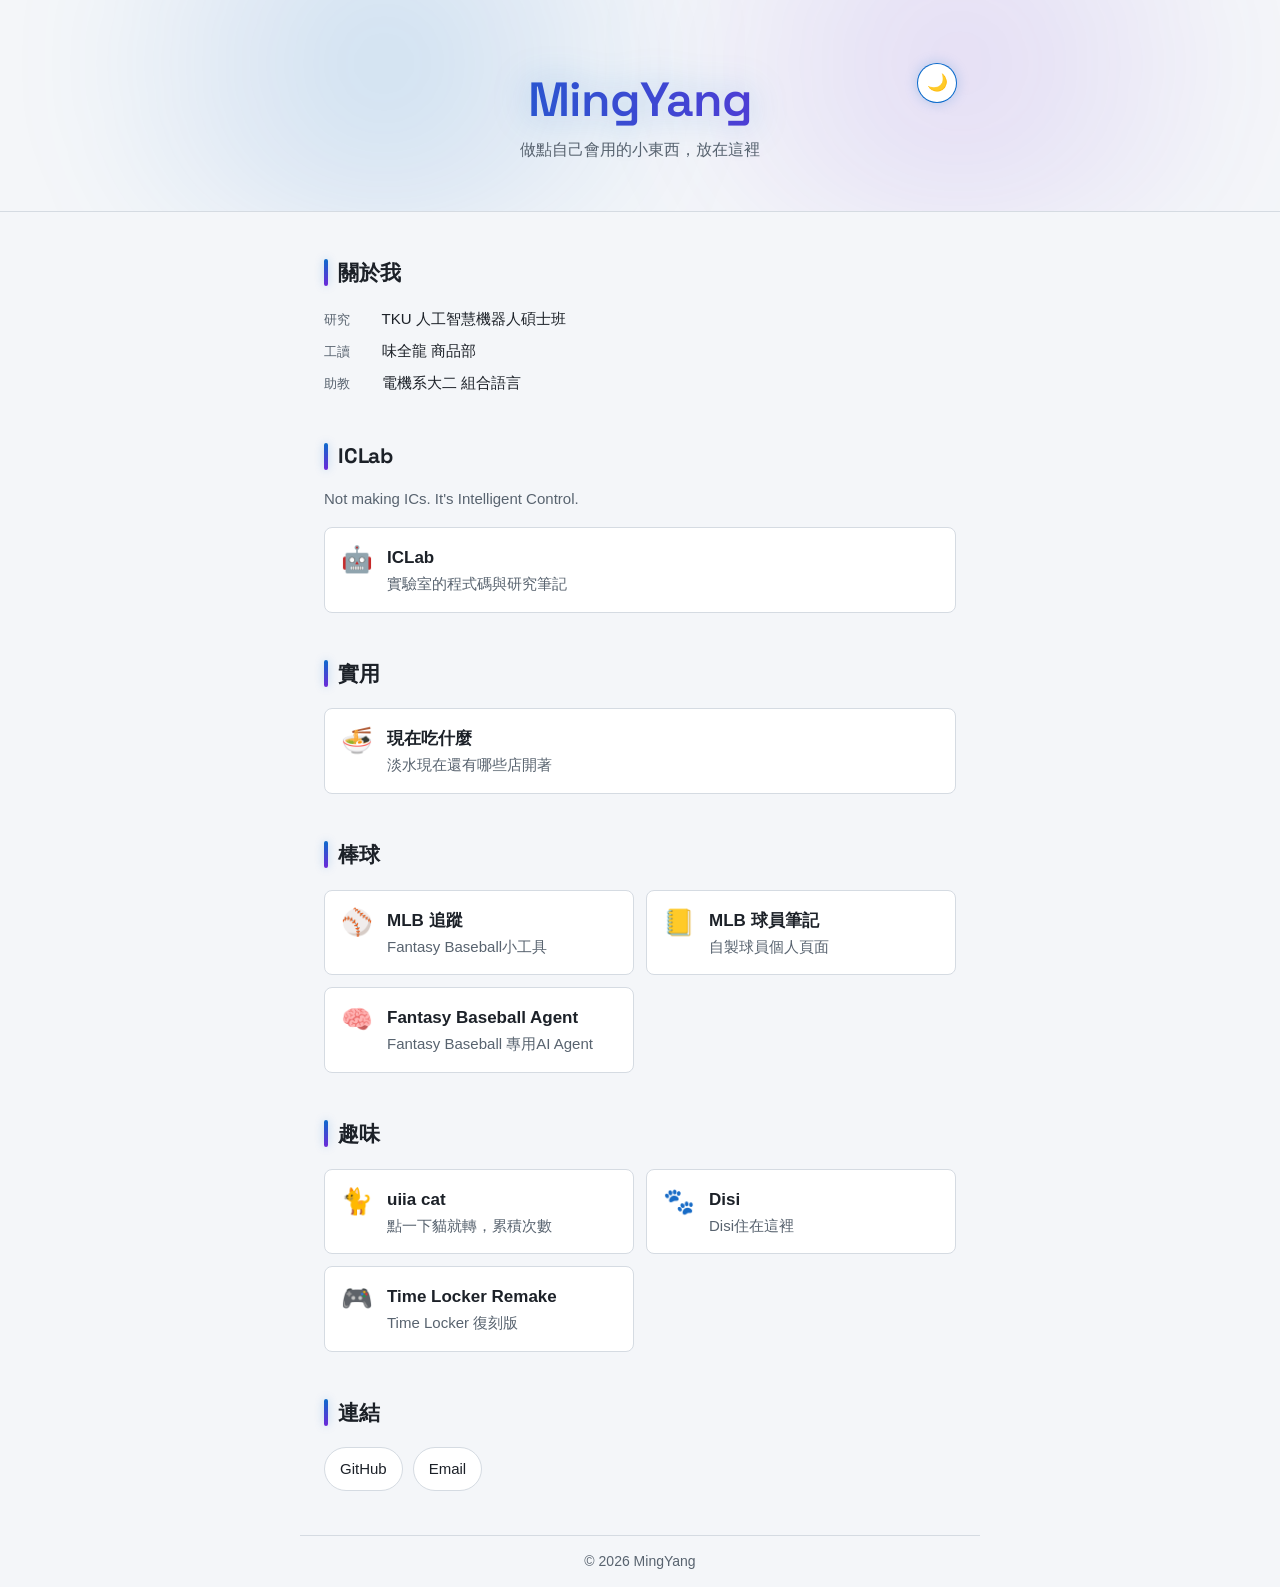
<file: index.html>
<!DOCTYPE html>
<html lang="zh-Hant">
<head>
  <meta charset="UTF-8" />
  <meta name="viewport" content="width=device-width, initial-scale=1.0" />
  <title>MingYang</title>
  <meta name="description" content="MingYang 的個人首頁，放一些自己會用的小工具" />
  <!--
    theme.js 要排在 style.css 前面，而且不能加 defer——
    data-theme 必須在第一次 paint 之前設好，晚一步就會閃一下深色。
    ?v= 是給瀏覽器快取用的版本號，改到這些檔案時記得一起加一。
  -->
  <!-- crossorigin 不能省：字體一律走 CORS 模式，漏掉會變成抓兩次 -->
  <link rel="preload" as="font" type="font/woff2" href="fonts/space-grotesk-latin.woff2" crossorigin />
  <script src="theme.js?v=1"></script>
  <link rel="stylesheet" href="style.css?v=12" />
</head>
<body>
  <header class="hero hero-home">
    <div class="container">
      <button id="theme-toggle" class="theme-toggle" type="button" aria-label="切換主題">🌙</button>
      <h1>MingYang</h1>
      <p class="tagline">做點自己會用的小東西，放在這裡</p>
    </div>
  </header>

  <main class="container">
    <section id="about">
      <h2>關於我</h2>
      <ul class="fact-list">
        <li><span class="fact-key">研究</span>TKU 人工智慧機器人碩士班</li>
        <li><span class="fact-key">工讀</span>味全龍 商品部</li>
        <li><span class="fact-key">助教</span>電機系大二 組合語言</li>
      </ul>
    </section>

    <!--
      實驗室的內容（repo、筆記、以後的實驗室工具）都在 lab/ 那一頁，
      這裡只留一張卡片進去。卡片 = 進到站內頁面，跟小工具同一套語彙。
    -->
    <section id="lab">
      <h2>ICLab</h2>
      <p class="lab-lead">Not making ICs. It's Intelligent Control.</p>
      <div class="tool-grid">
        <a class="tool-card" href="lab/">
          <span class="tool-icon" aria-hidden="true">🤖</span>
          <span>
            <span class="tool-name">ICLab</span>
            <span class="tool-desc">實驗室的程式碼與研究筆記</span>
          </span>
        </a>
      </div>
    </section>

    <!--
      小工具按分類各自一區，分類名稱直接當 h2，沒有「小工具」這層總標題。
      「實用」是真的會拿來查東西的，「棒球」是 MLB / fantasy 相關的，「趣味」是玩的。
      新工具放進對應那區的 .tool-grid；要開新分類就再補一個 <section> + h2 + .tool-grid。
      實驗室工具不放這裡，放 lab/<名稱>/，從 lab/ 那頁連過去。
    -->
    <section id="useful">
      <h2>實用</h2>
      <div class="tool-grid">
        <a class="tool-card" href="tools/open-now/">
          <span class="tool-icon" aria-hidden="true">🍜</span>
          <span>
            <span class="tool-name">現在吃什麼</span>
            <span class="tool-desc">淡水現在還有哪些店開著</span>
          </span>
        </a>
      </div>
    </section>

    <section id="baseball">
      <h2>棒球</h2>
      <div class="tool-grid">
        <a class="tool-card" href="tools/mlb/">
          <span class="tool-icon" aria-hidden="true">⚾</span>
          <span>
            <span class="tool-name">MLB 追蹤</span>
            <span class="tool-desc">Fantasy Baseball小工具</span>
          </span>
        </a>
        <!-- 另一個 repo 的 GitHub Pages 專案頁，同網域，跟 Time Locker 一樣不開新分頁 -->
        <a class="tool-card" href="https://dipo221.github.io/mlb-player-notes/">
          <span class="tool-icon" aria-hidden="true">📒</span>
          <span>
            <span class="tool-name">MLB 球員筆記</span>
            <span class="tool-desc">自製球員個人頁面</span>
          </span>
        </a>
        <!-- 放在 Hugging Face 的 Gradio app，是站外網域，所以開新分頁 -->
        <a class="tool-card" href="https://dipo221-fantasy-baseball-league.hf.space/" target="_blank" rel="noopener">
          <span class="tool-icon" aria-hidden="true">🧠</span>
          <span>
            <span class="tool-name">Fantasy Baseball Agent</span>
            <span class="tool-desc">Fantasy Baseball 專用AI Agent</span>
          </span>
        </a>
      </div>
    </section>

    <section id="fun">
      <h2>趣味</h2>
      <div class="tool-grid">
        <a class="tool-card" href="tools/uiia-cat/">
          <span class="tool-icon" aria-hidden="true">🐈</span>
          <span>
            <span class="tool-name">uiia cat</span>
            <span class="tool-desc">點一下貓就轉，累積次數</span>
          </span>
        </a>
        <a class="tool-card" href="tools/cat-room/">
          <span class="tool-icon" aria-hidden="true">🐾</span>
          <span>
            <span class="tool-name">Disi</span>
            <span class="tool-desc">Disi住在這裡</span>
          </span>
        </a>
        <!-- 遊戲放在另一個 repo（GitHub Pages 專案頁），同網域所以照樣用卡片、不開新分頁 -->
        <a class="tool-card" href="https://dipo221.github.io/time-locker-remake/">
          <span class="tool-icon" aria-hidden="true">🎮</span>
          <span>
            <span class="tool-name">Time Locker Remake</span>
            <span class="tool-desc">Time Locker 復刻版</span>
          </span>
        </a>
      </div>
    </section>

    <section id="links">
      <h2>連結</h2>
      <ul class="link-list">
        <li><a href="https://github.com/Dipo221" target="_blank" rel="noopener">GitHub</a></li>
        <li><a href="mailto:kamisheep0221@gmail.com">Email</a></li>
      </ul>
    </section>
  </main>

  <footer class="container">
    <p>&copy; <span id="year"></span> MingYang</p>
  </footer>

  <script src="script.js?v=3"></script>
</body>
</html>
</file>
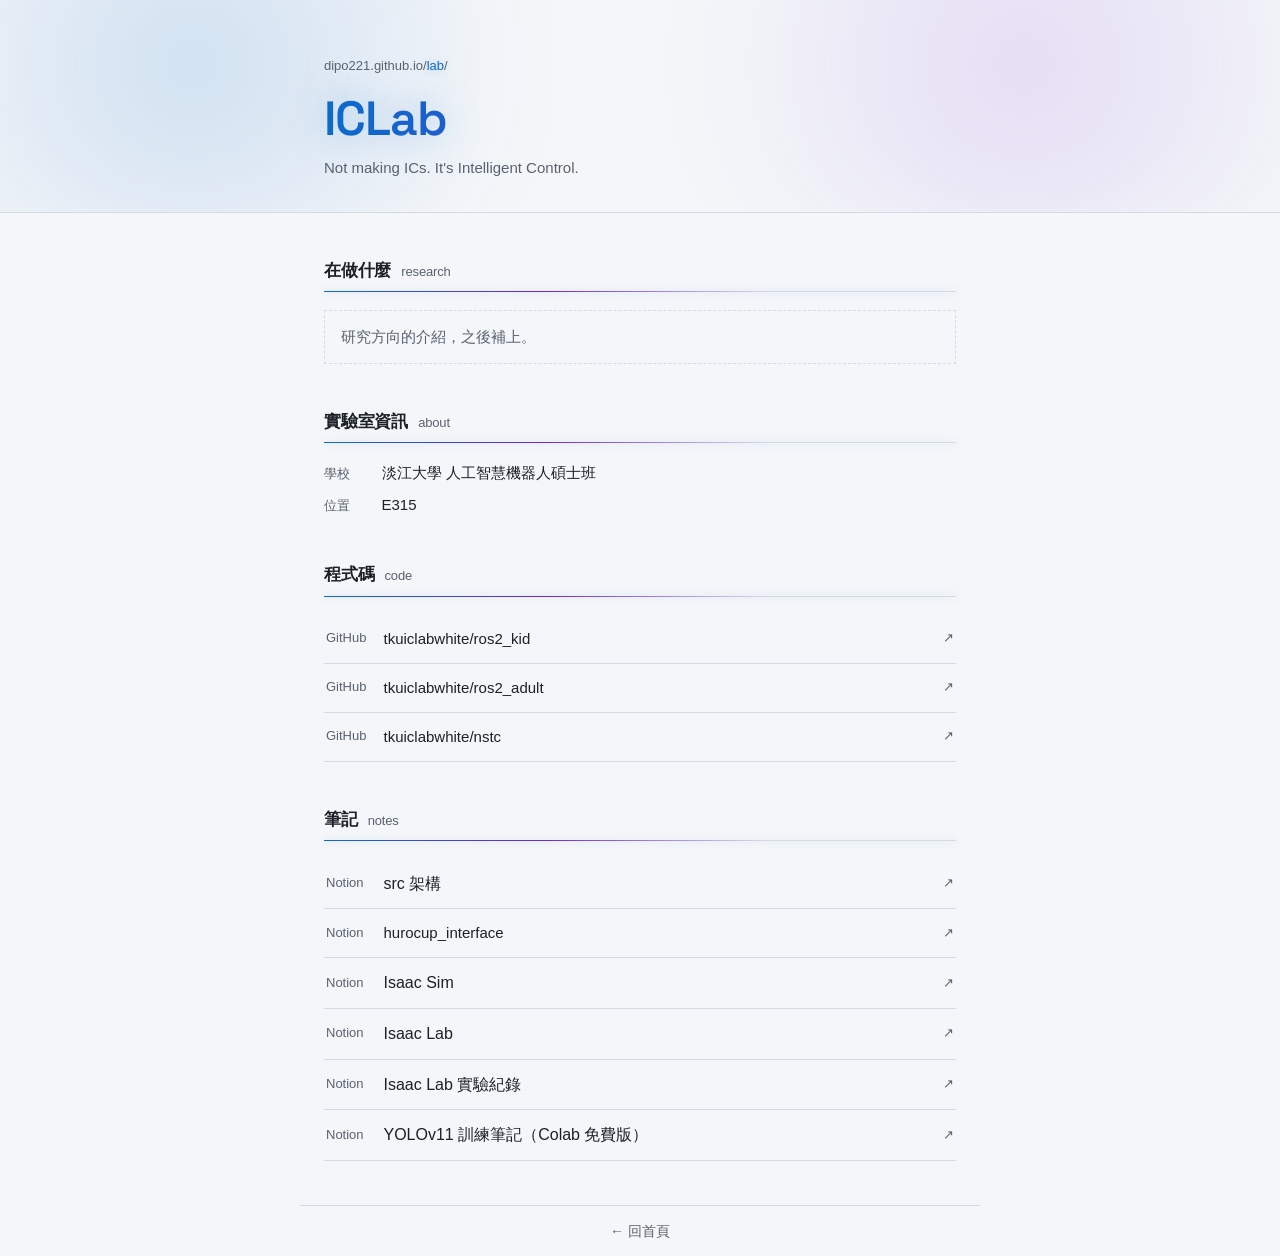
<file: lab/index.html>
<!DOCTYPE html>
<html lang="zh-Hant">
<head>
  <meta charset="UTF-8" />
  <meta name="viewport" content="width=device-width, initial-scale=1.0" />
  <title>ICLab · MingYang</title>
  <meta name="description" content="淡江大學 ICLab：實驗室的程式碼與研究筆記" />
  <!--
    theme.js 要排在樣式表前面，而且不能加 defer——
    data-theme 必須在第一次 paint 之前設好，晚一步就會閃一下深色。
    這頁沒有切換鈕，只是跟著首頁選好的主題走。
    ?v= 是給瀏覽器快取用的版本號，改到這些檔案時記得一起加一。
  -->
  <link rel="preload" as="font" type="font/woff2" href="../fonts/space-grotesk-latin.woff2" crossorigin />
  <script src="../theme.js?v=1"></script>
  <link rel="stylesheet" href="../style.css?v=12" />
  <link rel="stylesheet" href="style.css?v=1" />
</head>
<body>
  <header class="hero lab-hero">
    <div class="container">
      <p class="lab-path" aria-hidden="true">dipo221.github.io/<b>lab</b>/</p>
      <h1>ICLab</h1>
      <p class="tagline">Not making ICs. It's Intelligent Control.</p>
    </div>
  </header>

  <!--
    這頁給兩種人看：上面兩區是給外人的介紹，下面兩區是實驗室的人會用的連結。
    每個 h2 的 data-en 是後面那個等寬英文小標，由 style.css 的 ::after 畫出來。

    之後做出實驗室工具，在「筆記」後面開一個 <section>，
    h2 用「工具」/ data-en="tools"，裡面用首頁的 .tool-grid + .tool-card——
    卡片 = 進到站內頁面，連結列 = 離開這個站，跟首頁同一套分工。
    工具本身放 lab/<名稱>/。
  -->
  <main class="container">
    <section id="research">
      <h2 data-en="research">在做什麼</h2>
      <!-- 研究介紹，兩三句。內容由 MingYang 提供，沒有就維持 placeholder，不要代筆 -->
      <p class="lab-placeholder">研究方向的介紹，之後補上。</p>
    </section>

    <section id="about">
      <h2 data-en="about">實驗室資訊</h2>
      <ul class="fact-list">
        <li><span class="fact-key">學校</span>淡江大學 人工智慧機器人碩士班</li>
        <li><span class="fact-key">位置</span>E315</li>
      </ul>
    </section>

    <section id="code">
      <h2 data-en="code">程式碼</h2>
      <ul class="lab-links">
        <li>
          <a class="lab-link" href="https://github.com/tkuiclabwhite/ros2_kid" target="_blank" rel="noopener">
            <span class="lab-link-kind">GitHub</span>
            <span class="lab-link-name mono"><span class="lab-org">tkuiclabwhite/</span>ros2_kid</span>
            <span class="lab-link-out" aria-hidden="true">↗</span>
          </a>
        </li>
        <li>
          <a class="lab-link" href="https://github.com/tkuiclabwhite/ros2_adult" target="_blank" rel="noopener">
            <span class="lab-link-kind">GitHub</span>
            <span class="lab-link-name mono"><span class="lab-org">tkuiclabwhite/</span>ros2_adult</span>
            <span class="lab-link-out" aria-hidden="true">↗</span>
          </a>
        </li>
        <li>
          <a class="lab-link" href="https://github.com/tkuiclabwhite/nstc" target="_blank" rel="noopener">
            <span class="lab-link-kind">GitHub</span>
            <span class="lab-link-name mono"><span class="lab-org">tkuiclabwhite/</span>nstc</span>
            <span class="lab-link-out" aria-hidden="true">↗</span>
          </a>
        </li>
      </ul>
    </section>

    <section id="notes">
      <h2 data-en="notes">筆記</h2>
      <!--
        一定要用 notion.site 的網址，不能用 Notion 裡「複製連結」給的
        app.notion.com/p/…——那是工作區內部連結，沒登入的人點開只有登入牆。
        notion.site 的網址是按下 Publish 之後才會產生的。
      -->
      <ul class="lab-links">
        <li>
          <a class="lab-link" href="https://deserted-dolphin-f51.notion.site/src-3cd24f0bca048180aaa1c5e91508f07c" target="_blank" rel="noopener">
            <span class="lab-link-kind">Notion</span>
            <span class="lab-link-name">src 架構</span>
            <span class="lab-link-out" aria-hidden="true">↗</span>
          </a>
        </li>
        <li>
          <a class="lab-link" href="https://deserted-dolphin-f51.notion.site/hurocup_interface-3c724f0bca0481098808d5a287695ffa" target="_blank" rel="noopener">
            <span class="lab-link-kind">Notion</span>
            <span class="lab-link-name mono">hurocup_interface</span>
            <span class="lab-link-out" aria-hidden="true">↗</span>
          </a>
        </li>
        <li>
          <a class="lab-link" href="https://deserted-dolphin-f51.notion.site/Isaac-Sim-3db24f0bca048186a80ad980f0462361" target="_blank" rel="noopener">
            <span class="lab-link-kind">Notion</span>
            <span class="lab-link-name">Isaac Sim</span>
            <span class="lab-link-out" aria-hidden="true">↗</span>
          </a>
        </li>
        <li>
          <a class="lab-link" href="https://deserted-dolphin-f51.notion.site/Isaac-Lab-3dd24f0bca048148b5a1d42c654a010c" target="_blank" rel="noopener">
            <span class="lab-link-kind">Notion</span>
            <span class="lab-link-name">Isaac Lab</span>
            <span class="lab-link-out" aria-hidden="true">↗</span>
          </a>
        </li>
        <li>
          <!-- 這篇是資料庫，?v= 指定打開時用的檢視 -->
          <a class="lab-link" href="https://deserted-dolphin-f51.notion.site/4ee86e0ff97f4620a8fd43cd3c9a3c41?v=30afebeeb39f4cf0ba6a820dd07a321b" target="_blank" rel="noopener">
            <span class="lab-link-kind">Notion</span>
            <span class="lab-link-name">Isaac Lab 實驗紀錄</span>
            <span class="lab-link-out" aria-hidden="true">↗</span>
          </a>
        </li>
        <li>
          <a class="lab-link" href="https://deserted-dolphin-f51.notion.site/YOLOv11-Colab-37924f0bca048113b1f9eb92e7e02cbb" target="_blank" rel="noopener">
            <span class="lab-link-kind">Notion</span>
            <span class="lab-link-name">YOLOv11 訓練筆記（Colab 免費版）</span>
            <span class="lab-link-out" aria-hidden="true">↗</span>
          </a>
        </li>
      </ul>
    </section>
  </main>

  <footer class="container">
    <p><a href="../">← 回首頁</a></p>
  </footer>

  <script src="script.js?v=1"></script>
</body>
</html>
</file>
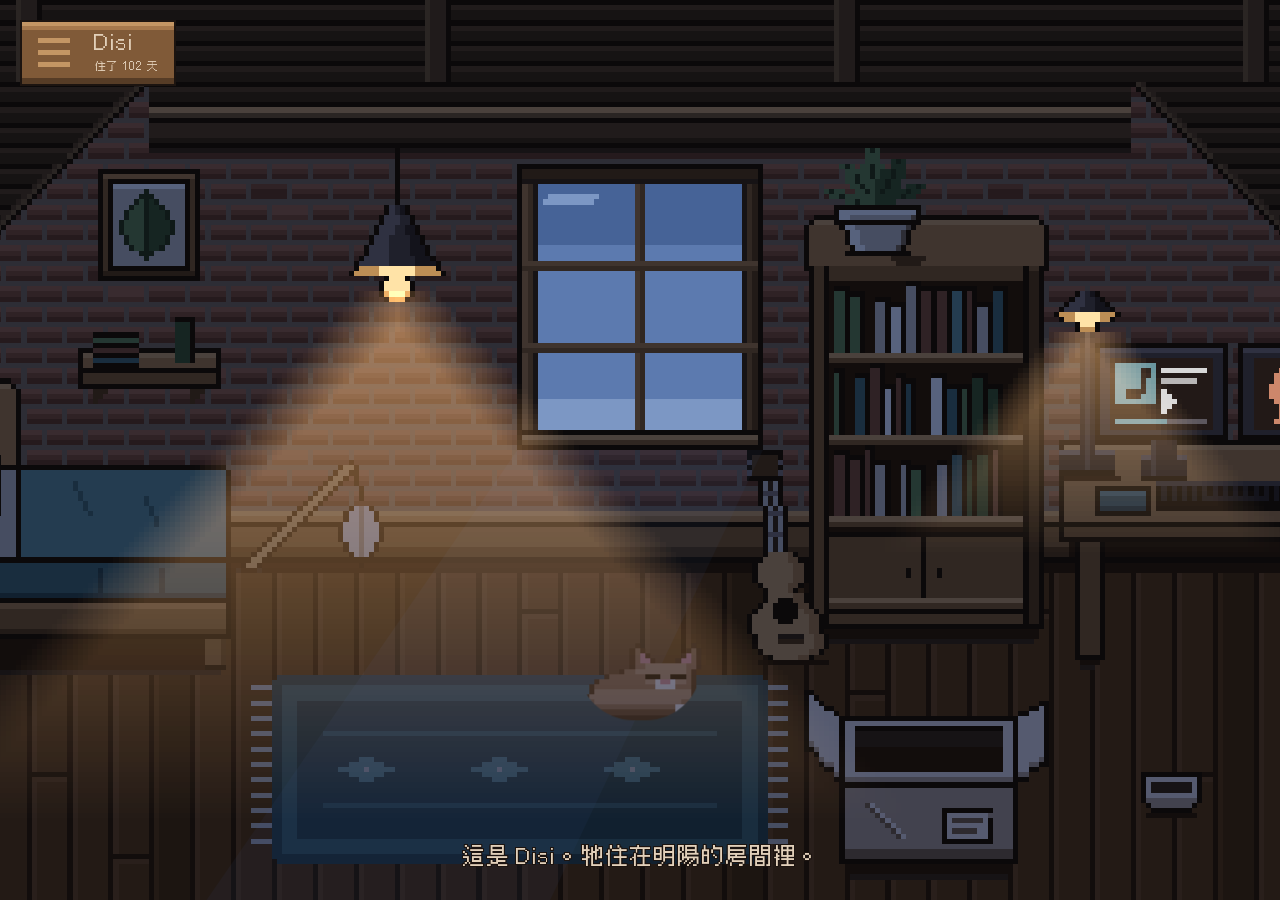
<file: tools/cat-room/index.html>
<!DOCTYPE html>
<html lang="zh-Hant">
<head>
  <meta charset="UTF-8" />
  <meta name="viewport" content="width=device-width, initial-scale=1.0" />
  <title>Disi — 房間裡的貓</title>
  <meta name="description" content="Disi 住在明陽淡水的房間裡。牠自己過生活，你可以進來看看牠在做什麼。" />
  <!--
    theme.js 要排在樣式表前面，而且不能加 defer——
    data-theme 必須在第一次 paint 之前設好，晚一步就會閃一下深色。
    這頁沒有切換鈕，跟著首頁選好的主題走。
    ?v= 是給瀏覽器快取用的版本號，改到這些檔案時記得一起加一。
  -->
  <link rel="preload" as="font" type="font/woff2" href="../../fonts/space-grotesk-latin.woff2" crossorigin />
  <!--
    木牌用的點陣字（Cubic 11，方形黑體）。400 KB。

    2026-09-08 以前這條 preload 只在手機生效（媒體查詢配 style.css 的
    @font-face 兩層一起擋桌機），因為桌機當時完全沒有介面條、一個字
    都不會顯示。現在桌機的角落牌子、選單抽屜、紙箱面板也都要用它，
    兩種寬度都真的會畫出這個字型，所以兩層擋桌機的媒體查詢一起拿掉——
    不預載的話桌機還是會抓，只是會晚一步，字先用 fallback 顯示再跳成
    Cubic 11（`font-display: swap`），跟本來就會 FOUT 的手機沒有兩樣。

    授權在 ../../fonts/cubic-11-OFL.txt，明文允許再散布（repo 是公開的，
    等於在再散布它）。理由與尺寸的規矩寫在 style.css 的「點陣字型」那一段。
  -->
  <link rel="preload" as="font" type="font/woff2" href="../../fonts/cubic-11.woff2" crossorigin />
  <script src="../../theme.js?v=1"></script>
  <link rel="stylesheet" href="../../style.css?v=12" />
  <link rel="stylesheet" href="style.css?v=35" />
</head>
<body>
  <!--
    main 刻意不是 .container：房間要滿版，所以它排在文字欄外面。
    用負 margin 把它從欄裡拉出來也可以，但那個算式要用 100vw，
    而 100vw 在有捲軸的桌機是含捲軸寬的，整頁會多出十幾 px 的橫向捲動。
  -->
  <main>
    <!--
      手機的介面條。滿版之後房間上面只剩這一條，下面什麼都沒有。

      **桌機不是整條藏起來，是分成兩半各自換位置。** 2026-09-08 以前
      桌機把木牌、天數、漢堡全部剝掉、只留一行字排到房間下面；那樣
      留下兩個問題：桌機的漢堡選單裝了內容也沒有入口打得開，而且
      .hud-sign 是全頁唯一的 <h1>，藏掉它等於桌機沒有可見標題。現在
      桌機把漢堡＋木牌＋天數合成一塊牌子，浮在房間左上角（.hud-row
      的桌機樣式，見 style.css）。#note 維持原樣，外觀剝光排到房間
      下面——它是全頁唯一 aria-live 的節點，複製成兩份會變成唸兩次，
      所以永遠只有一份 DOM，靠 CSS 換位置與長相。

      裡面的東西照 art/room.py 的木頭規則畫（頂面最亮、正面、側面），
      字是 Cubic 11 點陣字——手機和桌機的木牌現在都用（2026-09-08 起
      兩邊都載這個字型，理由見 style.css 的「點陣字型」那段）。
      #note 是例外，它剝光了，字體還原成站台的內文字體。詳細寫在
      style.css 的「手機的介面條」那一段。
    -->
    <div class="hud">
      <div class="hud-row">
        <!--
          待辦第 16 項：真的按鈕了，點開下面的 #menu-panel。
          圖示是純 CSS 畫的三條線（style.css 的 .hud-menu），沒有文字，
          所以要有 aria-label；面板長什麼樣、怎麼運作見 #menu-panel 那段。
        -->
        <button class="hud-menu" id="menu-btn" type="button"
                aria-expanded="false" aria-controls="menu-panel" aria-label="選單"></button>
        <h1 class="hud-sign">Disi</h1>
        <!-- 天數每天會變，由 script.js 填 -->
        <p class="hud-days" id="tagline"></p>
      </div>
      <!--
        22px 的中文一行只放得下大約 15 個字，超過會被切掉（CSS 沒有換行）。
        所以寫進這一格的句子有長度上限，見 script.js 的 setNote()。
      -->
      <p class="hud-note is-empty" id="note" role="status" aria-live="polite"></p>
    </div>

    <!--
      房間比視窗寬的時候（手機）靠這一層左右滑動來看，桌機則是整間剛好放得下。
      視角會自己跟著貓跑，見 script.js 的 follow()。
    -->
    <div class="room-bleed" id="room-bleed">
      <!--
        data-tod 由 script.js 依真實時間設定，跟站台的深／淺主題無關。
        房間是一扇看出去的窗，切主題不該把裡面的夜晚變成白天。
      -->
      <div class="room" id="room" data-tod="day">
        <!--
          牆、地板、屋頂、窗、碗都畫在 art/room-pano.png 裡了，不再是一堆 div。
          留在這裡的只有「會變的東西」：光束、碗裡的飼料、貓。
          疊圖順序改用 z-index 明寫（光束 1、貓 2、時段色片 3、四層發光層 4、天空 5），
          因為時段那層要蓋在貓上面，靠 DOM 順序排不出來。
          唯一一組靠 DOM 順序的是最下面那兩層 .room-front：它們跟貓同號（2），
          就是要「同一層、排在後面所以壓過去」——理由寫在那裡。

          時段色片與發光層都是 .room 的虛擬元素（::before / ::after），
          所以這裡看不到它們。那是刻意的：它們沒有任何內容也不能被點，
          放成真的 div 只會多兩個永遠不會被讀到的節點。
        -->
        <!--
          窗外的天。一個時段一張圖，同時間只有一張不透明，換時段時交叉淡入。
          虛擬元素只有兩個、已經用掉了，所以這四個只能是真的節點。

          **順序固定 day → dawn → dusk → night，不要重排。** 四個同 z-index，
          所以交叉淡入的那 1.2 秒是靠 DOM 順序決定誰壓誰。

          它們沒有座標：圖是整張房間大小、只有玻璃不透明的疊圖，
          CSS 用 inset: 0 就對位了。天空色改 art/room.py 的 SKY_TOD。
        -->
        <div class="room-sky" data-when="day" aria-hidden="true"></div>
        <div class="room-sky" data-when="dawn" aria-hidden="true"></div>
        <div class="room-sky" data-when="dusk" aria-hidden="true"></div>
        <div class="room-sky" data-when="night" aria-hidden="true"></div>
        <!--
          窗外的天氣（待辦第 6 項）。**兩層，因為陰天不是一張貼紙**——
          一層灰蓋在白天的藍天上會變暗（對的），蓋在夜晚的深藍上會把它提亮
          （錯的）。所以壓暗那層走 multiply（按比例，四個時段自動都對），
          雨絲／霧那層正常疊上去。完整的理由在 style.css 的 .room-weather-dim。

          跟天空那四層一樣沒有座標，靠 inset: 0 對位，圖是 art/pixel.py 照
          同一份玻璃遮罩產的。開關寫在 .room 的 data-wx 上（script.js 的
          applyWeather()），晴天不留屬性、兩層都不開。

          **這兩個要排在熱區前面。** 它們 z-index 6 跟 .hotspot 同分，
          同分的時候比的是誰寫在後面——搬到熱區後面會蓋住熱區的焦點框。
        -->
        <div class="room-weather-dim" aria-hidden="true"></div>
        <div class="room-weather" aria-hidden="true"></div>
        <!--
          晴天的太陽。**只有晴天畫，而且沒有夜晚那張**——夜裡沒有太陽。
          它的存在是為了讓陰天看得出來：陰天就是太陽不見了。
          結構照上面那四層天空抄（一個時段一個元素、交叉淡入），
          不是一個元素換圖——換圖是硬切的，轉場時只有太陽會跳一下。
        -->
        <div class="room-sun" data-when="dawn" aria-hidden="true"></div>
        <div class="room-sun" data-when="day" aria-hidden="true"></div>
        <div class="room-sun" data-when="dusk" aria-hidden="true"></div>
        <!--
          吊燈打出來的光。**跟上面那層發光層是分開的兩張圖**，因為燈點得下去
          可以關掉，而窗不行——合成一張只會有一個不透明度，半夜關個燈
          會把窗外的夜色一起關掉，窗變成一個黑洞。
          開關寫在 .room 的 data-lamp 上（見 script.js 的 lampSwitch()）。
          它跟天空那四層一樣沒有座標，靠 inset: 0 對位。
        -->
        <div class="room-lamp" aria-hidden="true"></div>
        <!--
          桌燈打出來的光。**跟吊燈是兩張圖，因為是兩個開關**——
          兩盞用的是同一組發光色，所以產圖的時候會照物件的格子把對方圈掉，
          不然關掉一盞會把另一盞一起關掉。
          開關寫在 .room 的 data-desklamp 上（見 script.js 的 lampSwitch()）。
        -->
        <div class="room-desklamp" aria-hidden="true"></div>
        <!--
          書桌上那兩塊螢幕發的光。**第四層，也是唯一一個沒有開關的**——
          窗關不掉、兩盞燈各關各的、螢幕永遠亮著。
          分成四層是因為四條曲線不一樣（窗白天最亮、燈剛好相反、
          螢幕夜裡最搶眼），合成一張只會有一個不透明度。
        -->
        <div class="room-screen" aria-hidden="true"></div>
        <div class="room-beam" aria-hidden="true"></div>
        <div class="bowl" id="bowl" aria-hidden="true"></div>
        <!--
          .cat 只管位置（JS 每幀寫 transform），外觀與反應動畫都在 .cat-sprite。

          它是 <button> 不是 div：摸貓現在是這一頁三個動作之一（待辦第 5 項），
          按鈕列已經刪掉了。div 加 onclick 沒有鍵盤焦點、按 Enter 沒反應、
          螢幕閱讀器也讀不到，等於只有滑鼠使用者摸得到貓。

          碗和逗貓棒的熱區是 script.js 從 room-data.js 生出來的（它們畫在
          背景圖裡，不是元素）；貓不行，牠每幀都在動，只能是牠自己。
        -->
        <button class="cat" id="cat" type="button" data-anim="sit" aria-label="摸摸 Disi">
          <span class="cat-sprite" id="cat-sprite" aria-hidden="true"></span>
        </button>
        <!--
          擋得住貓的家具，一件一張（待辦第 4 項）。書桌與紙箱各再畫一次，
          貓走到它們後面時打開，貓就真的被蓋住了。

          **一定要排在 .cat 後面。** 它們跟貓同樣是 z-index 2，
          誰在前面完全由這幾行的順序決定——搬到上面去的話這個功能會
          安靜地不作用（圖照樣載、屬性照樣切，只是永遠蓋不到貓）。

          它們跟天空那四層一樣沒有座標：圖是整張房間大小、只有那件家具
          不透明，靠 inset: 0 對位。名單在 art/room.py 的 OCCLUDERS。
        -->
        <div class="room-front" data-of="desk" aria-hidden="true"></div>
        <div class="room-front" data-of="box" aria-hidden="true"></div>
      </div>
    </div>

    <!--
      漢堡選單的內容面板（待辦第 16 項，2026-09-08 改成側邊抽屜）。
      一開始跟下面的 .gift-panel 共用同一套「fixed 蓋住整頁、木牌、
      Cubic 11、焦點管理、Esc、點外面關閉」的做法，明陽看過桌機版之後
      要的是側邊滑出的抽屜，不是置中的對話框，所以現在開關機制跟紙箱
      不一樣了：這裡用 .is-open 這個 class，不是 hidden 屬性——原因是
      滑出去的動畫要有時間播完，屬性一拿掉就是立刻消失，見 style.css
      那段的說明。焦點管理、Esc、點遮罩關閉這些行為都還在，只是不再
      靠 hidden 屬性驅動。

      內容怎麼換沒有變：預設顯示選單列表，點列表裡的項目換成該項目的
      內容，用「返回選單」換回去。以後第 21/22 項的面板都接在這裡，
      不要再複製一份殼。

      .panel-view 用 hidden 切換，不是 JS 組字串塞進去——內容都是固定的，
      犯不著動態產生。哪天要塞會變的內容（禮物圖鑑、留言板），
      就在那個 view 自己的 div 裡讓 script.js 去填，殼本身不用再動。

      #panel-title 有 tabindex="-1"：切換到有內容的頁面時 script.js 會把
      焦點丟到它身上，讓螢幕閱讀器唸出新的標題，但它不該出現在一般的
      Tab 順序裡，所以不能用真的 tabindex="0"。
    -->
    <div class="panel-overlay" id="menu-panel">
      <div class="panel-sheet" id="panel-sheet" role="dialog" aria-modal="true" aria-labelledby="panel-title">
        <h2 class="panel-title" id="panel-title" tabindex="-1">選單</h2>
        <div class="panel-body" id="panel-body">
          <div class="panel-view" id="menu-list" data-title="選單">
            <ul class="menu-list">
              <li><button type="button" class="menu-item" data-open="game-intro">遊戲介紹</button></li>
              <!--
                待辦第 20、21、22 項：三個都先佔位、不接功能。用 disabled
                不是靜默的假按鈕——第 16 項自己寫過「按下去沒反應的東西比
                沒有還糟」，disabled 至少誠實地說「現在點不了」。21（禮物
                圖鑑）、22（留言板）目前只做這一步：選單裡看得到入口、
                順序卡進該在的位置，內容（鎖住／灰階的禮物列表、真的留言
                Worker）留到各自的待辦項目再做。
              -->
              <li><button type="button" class="menu-item is-disabled" disabled>音樂控制（敬請期待）</button></li>
              <li><button type="button" class="menu-item is-disabled" disabled>禮物圖鑑（敬請期待）</button></li>
              <li><button type="button" class="menu-item is-disabled" disabled>留言板（敬請期待）</button></li>
              <li><button type="button" class="menu-item" data-open="changelog">更新日誌</button></li>
              <!--
                減少動態。曾經在頁尾也有一顆（#motion-toggle）給桌機用，
                2026-09-10 頁尾整塊刪掉之後**這顆是唯一的一顆**了。
                預設 hidden，顯示邏輯跟以前一樣由 script.js 的 applyMotion() 控制。
              -->
              <li><button type="button" class="menu-item" id="motion-menu-item" hidden aria-pressed="false">減少動態</button></li>
            </ul>
            <hr class="menu-sep" aria-hidden="true">
            <a class="menu-home" href="../../">回首頁</a>
            <!--
              待辦第 11 項：今天／累計被摸幾次。

              **只有主人看得到**（script.js 的 isOwner），訪客這塊永遠是
              hidden——它是從房間下面那行 .meta 搬進來的，那一行連同整個
              下方區域一起刪掉了（頁尾的「回首頁」「減少動態」在這個選單裡
              各自已經有一份，所以刪掉不是把功能拿走）。

              為什麼是選單而不是那塊角落牌子：牌子在手機上住在 .hud 裡，
              而 .hud 的高度跟 .room-bleed 的 --chrome 是必須相等的一對，
              牌子多一行就要兩個數字一起動，而且因為只有主人看得到，
              等於要再多維護一組 owner 專用的高度。抽屜沒有這個牽連。

              分隔線畫在自己的 border-top 上，不是另外插一條 <hr>——
              訪客這塊 hidden 的時候，那條線要跟著一起消失。
              內容由 script.js 的 renderStats() 填。
            -->
            <p class="menu-stats" id="menu-stats" hidden></p>
          </div>
          <div class="panel-view" id="game-intro" data-title="遊戲介紹" data-paper="true" hidden>
            <p>這是Disi，牠住在這裡，過著自己的生活，你可以摸摸牠，跟牠互動。</p>
            <p>可以偶爾進來看看牠，看看牠現在在做什麼，牠可能會帶給你禮物喔!</p>
          </div>
          <!--
            待辦第 23 項。清單是 world.js 的 World.UPDATES 算出來的（新到舊），
            不是寫死在這裡——原因跟 .gift-panel 一樣：內容會變的東西讓
            script.js 去填，殼不用跟著動。給開發者看的完整版在 CHANGELOG.md，
            這裡是給訪客看的白話版，不逐字搬。
          -->
          <div class="panel-view" id="changelog" data-title="更新日誌" data-paper="true" hidden>
            <ul class="updates" id="updates"></ul>
          </div>
        </div>
        <div class="panel-actions">
          <button type="button" class="panel-back" id="panel-back" hidden>‹ 返回選單</button>
          <button type="button" class="panel-close" id="panel-close">關閉</button>
        </div>
      </div>
    </div>

    <!--
      貓叼回來的東西，收在房間裡那個紙箱裡（待辦第 17 項）。
      沒有分數也沒有進度條，這張清單就是唯一看得見的累積——
      **空的時候也不會變成「你還沒拿到任何東西」**，理由在 style.css 的 .gift-empty。

      預設 hidden。它是 fixed 不是貼在房間裡，因為房間會左右捲，
      理由寫在 style.css 的「禮物箱」那一段。

      role="dialog" + aria-modal 掛在木牌上不是掛在整層上：
      aria-modal 的意思是「這塊以外的東西讀螢幕都跳過」，
      掛在半透明那層上會連它自己的背景一起算進去。
    -->
    <div class="gift-panel" id="gift-panel" hidden>
      <div class="gift-sheet" role="dialog" aria-modal="true" aria-labelledby="gift-title">
        <h2 class="gift-title" id="gift-title">箱子裡</h2>
        <ul class="gifts" id="gifts"></ul>
        <!--
          空的時候顯示的那一行。**它是 <ul> 的兄弟不是裡面的 <li>**：
          清單裡放一個「還沒有東西」，螢幕閱讀器會唸成「清單，一個項目」，
          而那正好是不對的——箱子裡有零個東西，不是一個。
        -->
        <p class="gift-empty" id="gift-empty" hidden></p>
        <button class="gift-close" id="gift-close" type="button">關起來</button>
      </div>
    </div>
  </main>

  <!--
    **頁尾整塊刪掉了**（2026-09-10，配合下方區域清空）。

    它以前只在桌機顯示，裡面是「回首頁」和「減少動態」兩顆——而這兩個
    在漢堡選單裡各自早就有一份（.menu-home、#motion-menu-item），
    桌機 2026-09-08 補上角落牌子之後也打得開那個選單了，於是頁尾從
    「桌機唯一的入口」變成純粹的第二份。刪的是重複，不是功能。

    script.js 那邊也把 #motion-toggle 的常數與監聽拿掉了；它本來就是
    null-guard 的，留著只會讓下一個人以為頁面上還有那顆按鈕。
  -->

  <!--
    JS 也有自己的 ?v=，跟圖那一套是**兩回事**，改了程式要在這裡加一。
    2026-09-01 做眨眼的時候就漏掉過：圖換成 6 欄了、sprites.js 也換了，
    只有 script.js 是快取裡的舊版，於是新圖配舊的取格算式——貓照樣在動，
    沒有任何錯誤訊息，就是不會眨眼。查了半天才發現載進來的根本不是我改的那支。

    改動橫跨兩支的時候兩支都要加。眨眼就是這樣：欄數在 sprites.js、
    往右跳幾欄在 script.js，只到一半的話會拿舊的欄數去除新的圖。
  -->
  <script src="world.js?v=11"></script>
  <script src="cat.js?v=2"></script>
  <script src="save.js?v=3"></script>
  <script src="sprites.js?v=6"></script>
  <!--
    room-data.js 是 art/pixel.py 從磚號表產的，不要手改。
    一定要排在 script.js **前面**：那支開頭就會讀 window.RoomData 算
    地板範圍與碗的座標，讀不到會退回上一版房間的數字，貓就走錯地方。

    **改過房間就一定要把 ?v= 加一**，跟 sprite sheet 那條同一個道理，
    而且這裡更陰險：圖有自己的 ?v=，快取的舊幾何配得上新圖，
    畫面看起來是對的，只有座標默默錯掉。`python pixel.py` 會在這支
    真的變了的時候印一行提醒（見 write_room_data()）。
  -->
  <script src="room-data.js?v=13"></script>
  <script src="script.js?v=24"></script>
</body>
</html>
</file>
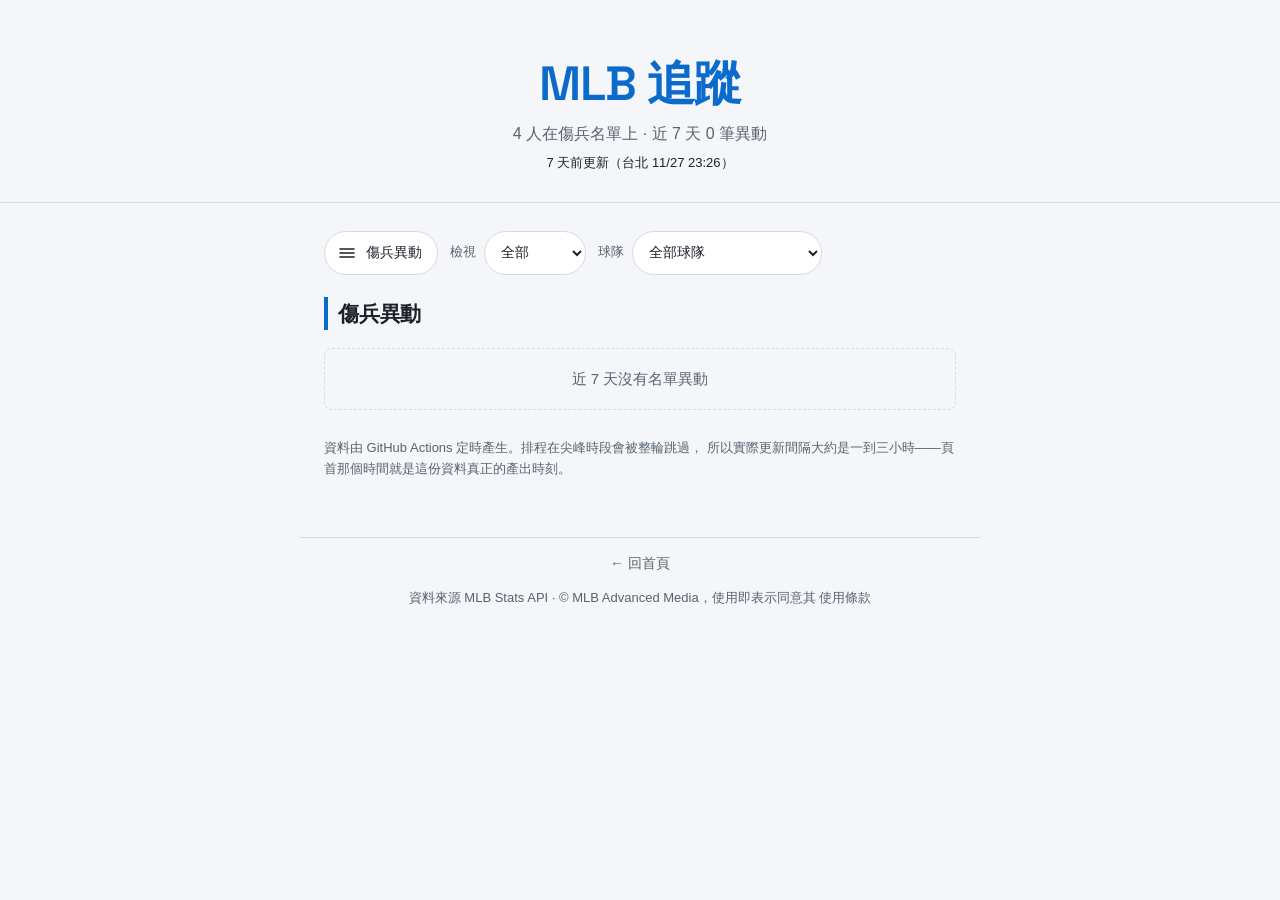
<file: tools/mlb/index.html>
<!DOCTYPE html>
<html lang="zh-Hant">
<head>
  <meta charset="UTF-8" />
  <meta name="viewport" content="width=device-width, initial-scale=1.0" />
  <title>MLB 追蹤</title>
  <meta name="description" content="傷兵名單、新秀登板、強擊球排行——給 fantasy baseball 用的" />
  <!--
    theme.js 要排在樣式表前面，而且不能加 defer——
    data-theme 必須在第一次 paint 之前設好，晚一步就會閃一下深色。
    ?v= 是給瀏覽器快取用的版本號，改到這些檔案時記得一起加一。
  -->
  <link rel="preload" as="font" type="font/woff2" href="../../fonts/space-grotesk-latin.woff2" crossorigin />
  <script src="../../theme.js?v=1"></script>
  <link rel="stylesheet" href="../../style.css?v=12" />
  <link rel="stylesheet" href="style.css?v=9" />
</head>
<body>
  <header class="hero hero-compact">
    <div class="container">
      <h1>MLB 追蹤</h1>
      <p class="tagline" id="summary">載入中⋯</p>
      <p class="stamp" id="stamp"></p>
    </div>
  </header>

  <main class="container">
    <!--
      關注名單以前釘在這裡，現在收進漢堡選單當成一般區塊了。
      它變成可以按星號加減的名單之後，釘在最上面會把每一頁的第一屏都吃掉。
    -->
    <div class="controls">
      <button id="menu-btn" class="menu-btn" type="button" aria-expanded="false" aria-controls="nav-drawer">
        <!-- 三條線本身沒有語意，用 aria-hidden 藏起來，讓讀螢幕的人只聽到旁邊那行字 -->
        <svg class="menu-icon" viewBox="0 0 20 20" aria-hidden="true" focusable="false">
          <line x1="3" y1="6" x2="17" y2="6" />
          <line x1="3" y1="10" x2="17" y2="10" />
          <line x1="3" y1="14" x2="17" y2="14" />
        </svg>
        <span id="menu-label">傷兵異動</span>
      </button>

      <!--
        「檢視」而不是「排序」：它同時在做篩選（打者／投手）、排序（即將歸隊）
        和換時間窗（近 3 天），叫排序對前面那兩組是錯的。
        選項由 script.js 依照目前在哪一區填。
      -->
      <div class="filter view-filter">
        <label for="view-select">檢視</label>
        <select id="view-select"></select>
      </div>

      <div class="filter team-filter">
        <label for="team-select">球隊</label>
        <select id="team-select">
          <option value="">全部球隊</option>
        </select>
      </div>
    </div>

    <!--
      抽屜跟遮罩放在 main 外面（footer 之後）會比較好管 z-index，
      但那樣鍵盤 Tab 的順序會跟畫面對不起來，所以留在觸發它的按鈕附近。
    -->
    <div id="nav-scrim" class="scrim" hidden></div>
    <nav id="nav-drawer" class="drawer" aria-label="區塊選單" hidden>
      <div class="drawer-head">
        <h2 class="drawer-title">看哪一區</h2>
        <button id="drawer-close" class="drawer-close" type="button" aria-label="關閉選單">
          <svg viewBox="0 0 20 20" aria-hidden="true" focusable="false">
            <line x1="5" y1="5" x2="15" y2="15" />
            <line x1="15" y1="5" x2="5" y2="15" />
          </svg>
        </button>
      </div>
      <div id="nav-items" class="nav-items"></div>

      <!--
        footer 那個「回首頁」沒有拿掉，這是第二個入口。
        九個區塊每一區都可能很長，要離開得先滑到底；選單本來就開著，順手放這裡。
      -->
      <div class="drawer-foot">
        <a class="drawer-home" href="../../">← 回首頁</a>
      </div>
    </nav>

    <div id="board" class="board"></div>

    <!--
      「最快可回歸」的說明搬進 script.js 了——它只跟傷兵那兩區有關，
      寫死在這裡會讓新聞、連勝連敗底下也掛著三行在講 IL。
      下面這段是全站通用的，才留在這裡。
    -->

    <!--
      更新間隔要寫出來。排程設的是每小時三次，但 GitHub 的 schedule 是
      best-effort，忙起來整輪會被跳過，實際間隔常常是一到三小時。
      不講的話，看到頁首寫「3 小時前」會以為是壞了。
    -->
    <p class="disclaimer">
      資料由 GitHub Actions 定時產生。排程在尖峰時段會被整輪跳過，
      所以實際更新間隔大約是一到三小時——頁首那個時間就是這份資料真正的產出時刻。
    </p>
  </main>

  <footer class="container">
    <p><a href="../../">← 回首頁</a></p>
    <p class="source">
      資料來源
      <a href="https://statsapi.mlb.com/" rel="noopener">MLB Stats API</a>
      · © MLB Advanced Media，使用即表示同意其
      <a href="http://gdx.mlb.com/components/copyright.txt" rel="noopener">使用條款</a>
    </p>
  </footer>

  <script src="script.js?v=10"></script>
</body>
</html>
</file>
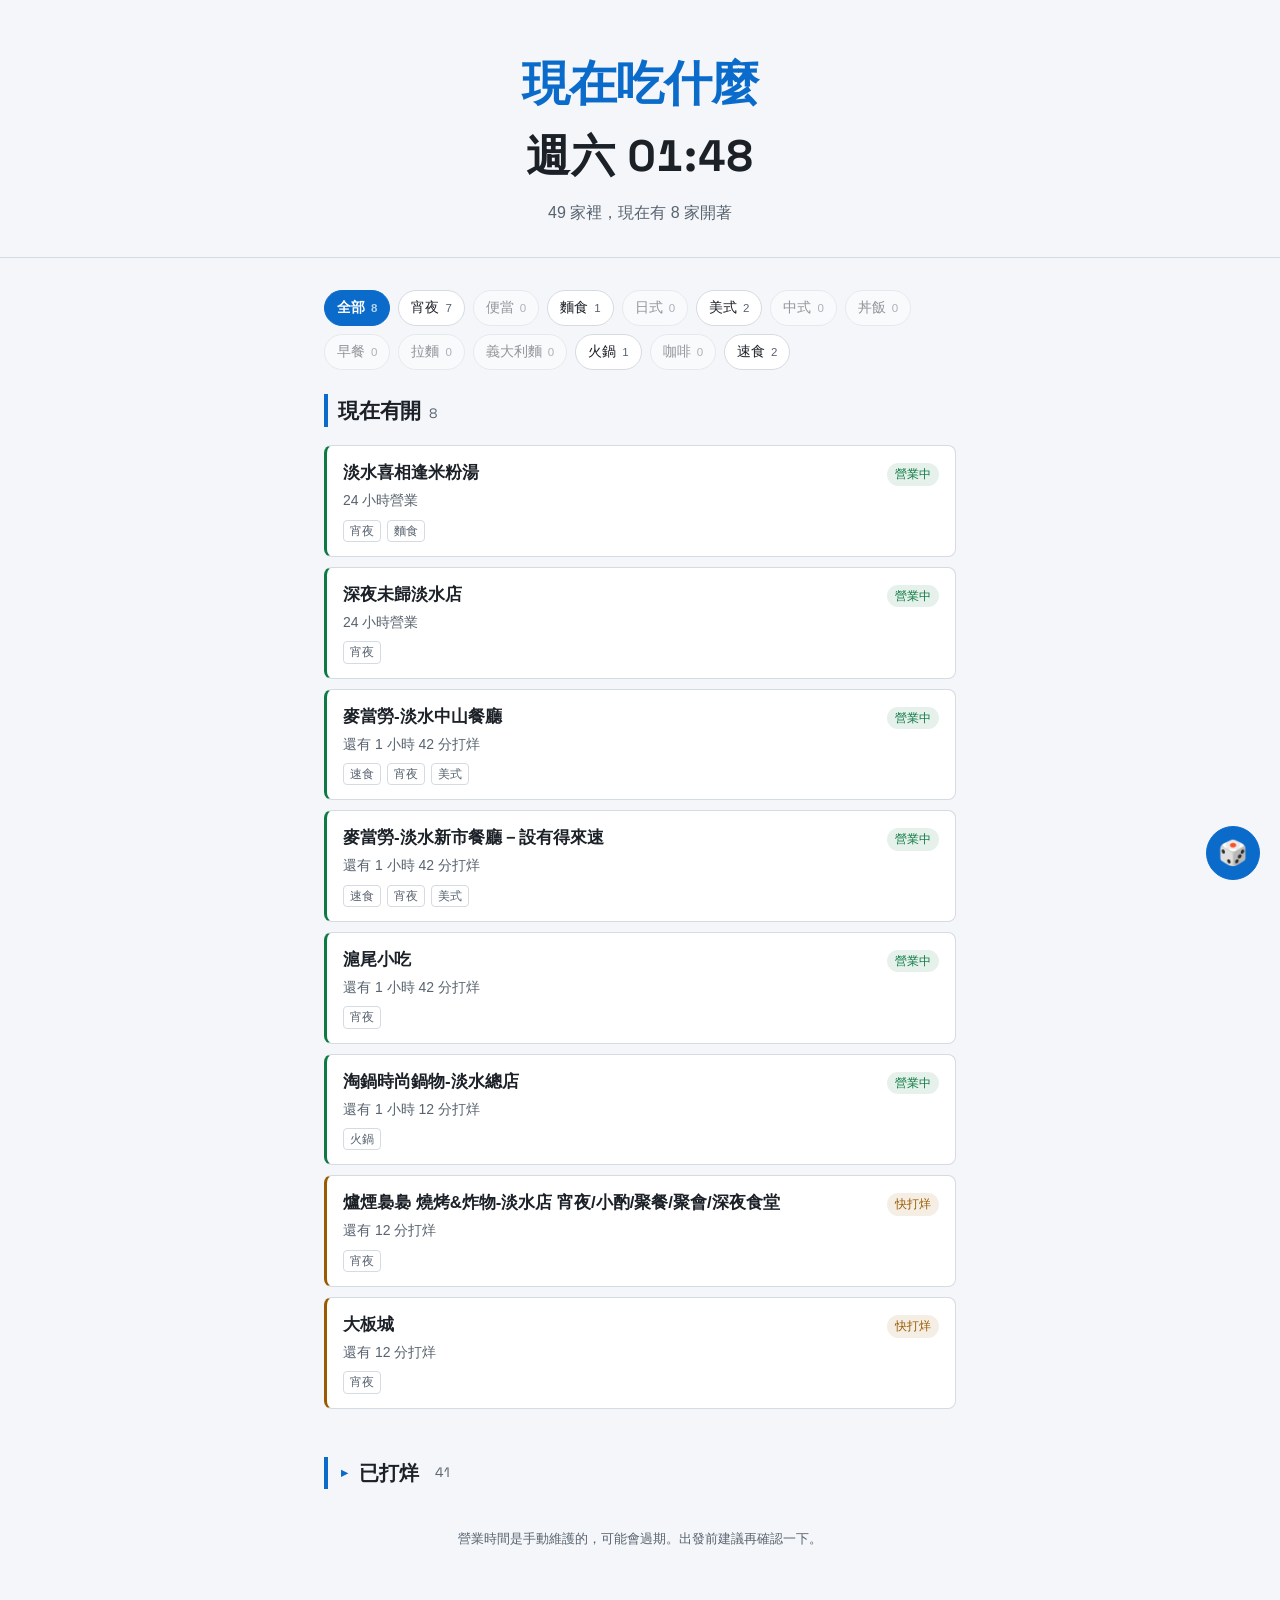
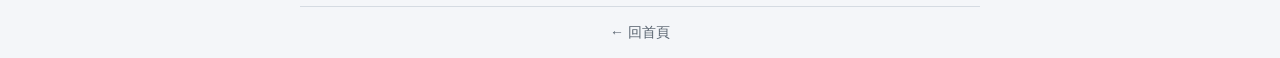
<file: tools/open-now/index.html>
<!DOCTYPE html>
<html lang="zh-Hant">
<head>
  <meta charset="UTF-8" />
  <meta name="viewport" content="width=device-width, initial-scale=1.0" />
  <title>現在吃什麼</title>
  <meta name="description" content="看看淡水現在有哪些店還開著" />
  <!--
    theme.js 要排在樣式表前面，而且不能加 defer——
    data-theme 必須在第一次 paint 之前設好，晚一步就會閃一下深色。
    這頁沒有切換鈕，只是跟著首頁選好的主題走。
    ?v= 是給瀏覽器快取用的版本號，改到這些檔案時記得一起加一。
  -->
  <link rel="preload" as="font" type="font/woff2" href="../../fonts/space-grotesk-latin.woff2" crossorigin />
  <script src="../../theme.js?v=1"></script>
  <link rel="stylesheet" href="../../style.css?v=12" />
  <link rel="stylesheet" href="style.css?v=10" />
</head>
<body>
  <header class="hero hero-compact">
    <div class="container">
      <h1>現在吃什麼</h1>
      <p class="clock"><span id="clock">—</span></p>
      <p class="tagline" id="summary">載入中⋯</p>
    </div>
  </header>

  <main class="container">
    <div id="filters" class="filters"></div>
    <div id="board" class="board"></div>

    <p class="disclaimer">
      營業時間是手動維護的，可能會過期。出發前建議再確認一下。
    </p>
  </main>

  <footer class="container">
    <p><a href="../../">← 回首頁</a></p>
  </footer>

  <!-- 一家都沒開時 script.js 會把它藏起來 -->
  <button id="dice" class="dice" type="button" hidden aria-label="從現在有開的店裡隨機選一家">🎲</button>

  <script src="hours.js?v=2"></script>
  <script src="codec.js?v=1"></script>
  <script src="script.js?v=6"></script>
  <!-- 編輯功能。沒帶 #edit 也沒存過 token 的話，這支載進來就直接結束，不做任何事 -->
  <script src="editor.js?v=4"></script>
</body>
</html>
</file>
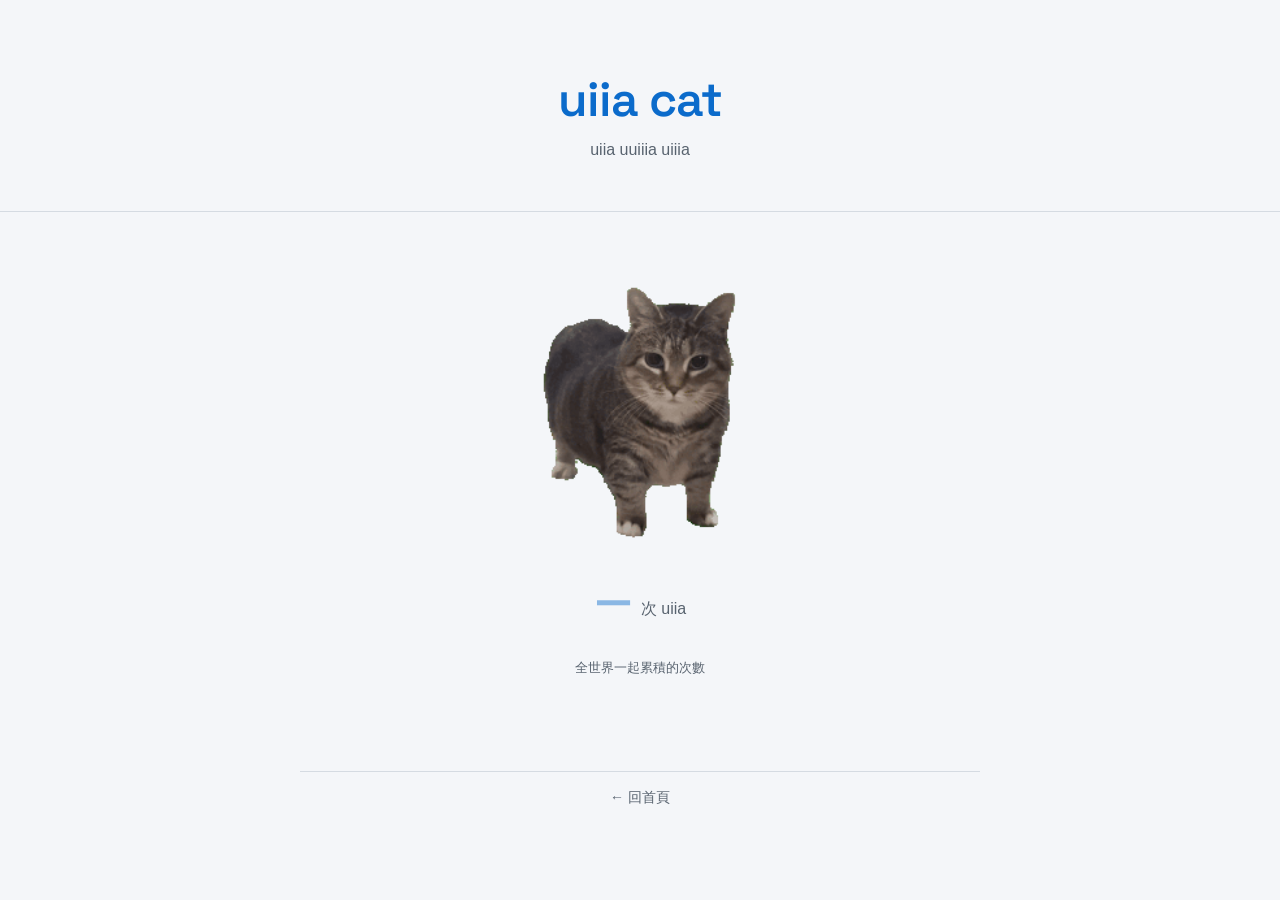
<file: tools/uiia-cat/index.html>
<!DOCTYPE html>
<html lang="zh-Hant">
<head>
  <meta charset="UTF-8" />
  <meta name="viewport" content="width=device-width, initial-scale=1.0" />
  <title>uiia cat</title>
  <!--
    theme.js 要排在樣式表前面，而且不能加 defer——
    data-theme 必須在第一次 paint 之前設好，晚一步就會閃一下深色。
    這頁沒有切換鈕，只是跟著首頁選好的主題走。
    ?v= 是給瀏覽器快取用的版本號，改到這些檔案時記得一起加一。
  -->
  <link rel="preload" as="font" type="font/woff2" href="../../fonts/space-grotesk-latin.woff2" crossorigin />
  <script src="../../theme.js?v=1"></script>
  <link rel="stylesheet" href="../../style.css?v=12" />
  <link rel="stylesheet" href="style.css?v=4" />
  <!-- 先抓好旋轉用的 GIF，第一次點擊才不會卡一下 -->
  <link rel="preload" as="image" href="cat-spin.gif" />
</head>
<body>
  <header class="hero">
    <div class="container">
      <h1>uiia cat</h1>
      <p class="tagline">uiia uuiiia uiiia</p>
    </div>
  </header>

  <main class="container">
    <div class="stage">
      <button id="cat" class="cat-button" aria-label="點擊讓貓咪旋轉並發出聲音">
        <img
          id="cat-img"
          class="cat-img"
          src="cat-still.png"
          alt="一隻虎斑貓"
          width="200"
          height="200"
          draggable="false"
        />
      </button>

      <div class="counter">
        <span id="count" class="count-value">—</span>
        <span class="count-label">次 uiia</span>
      </div>

      <p class="counter-note">全世界一起累積的次數</p>
    </div>
  </main>

  <footer class="container">
    <p><a href="../../">← 回首頁</a></p>
  </footer>

  <script src="script.js?v=3"></script>
</body>
</html>
</file>
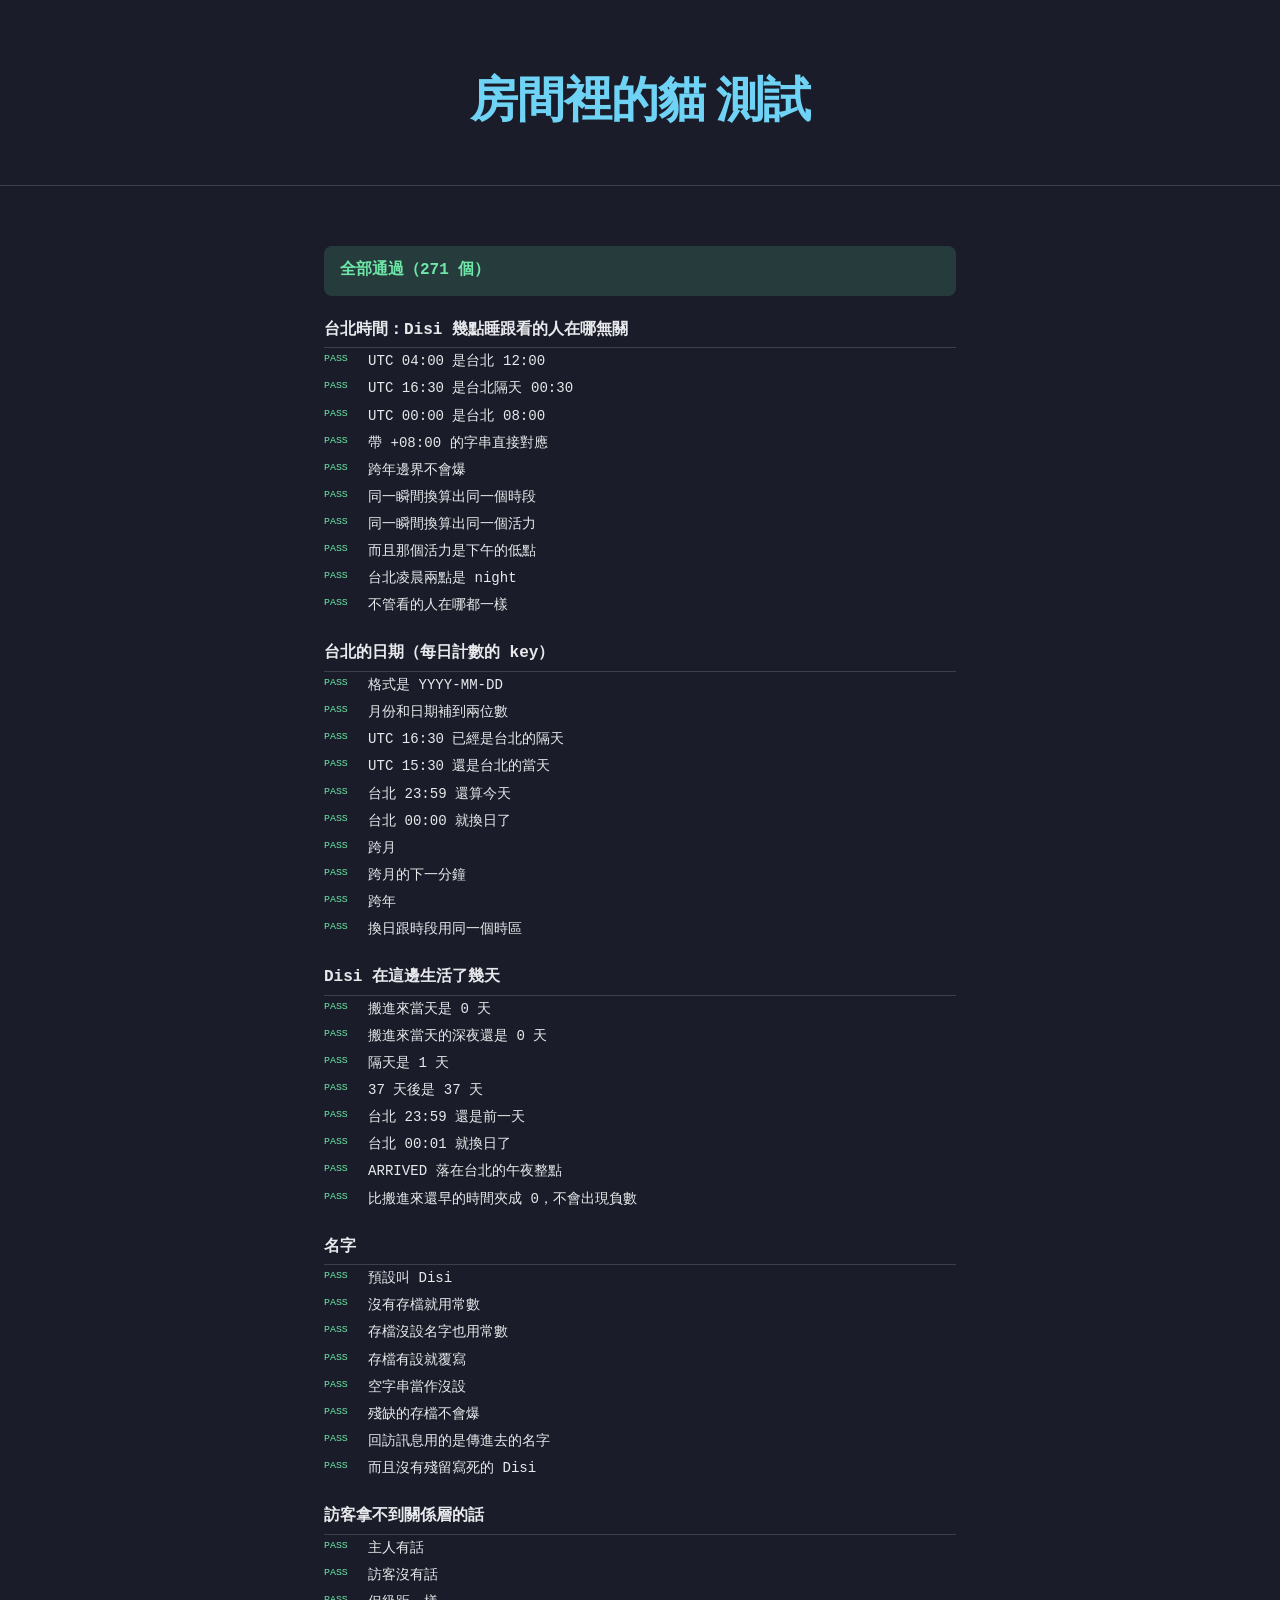
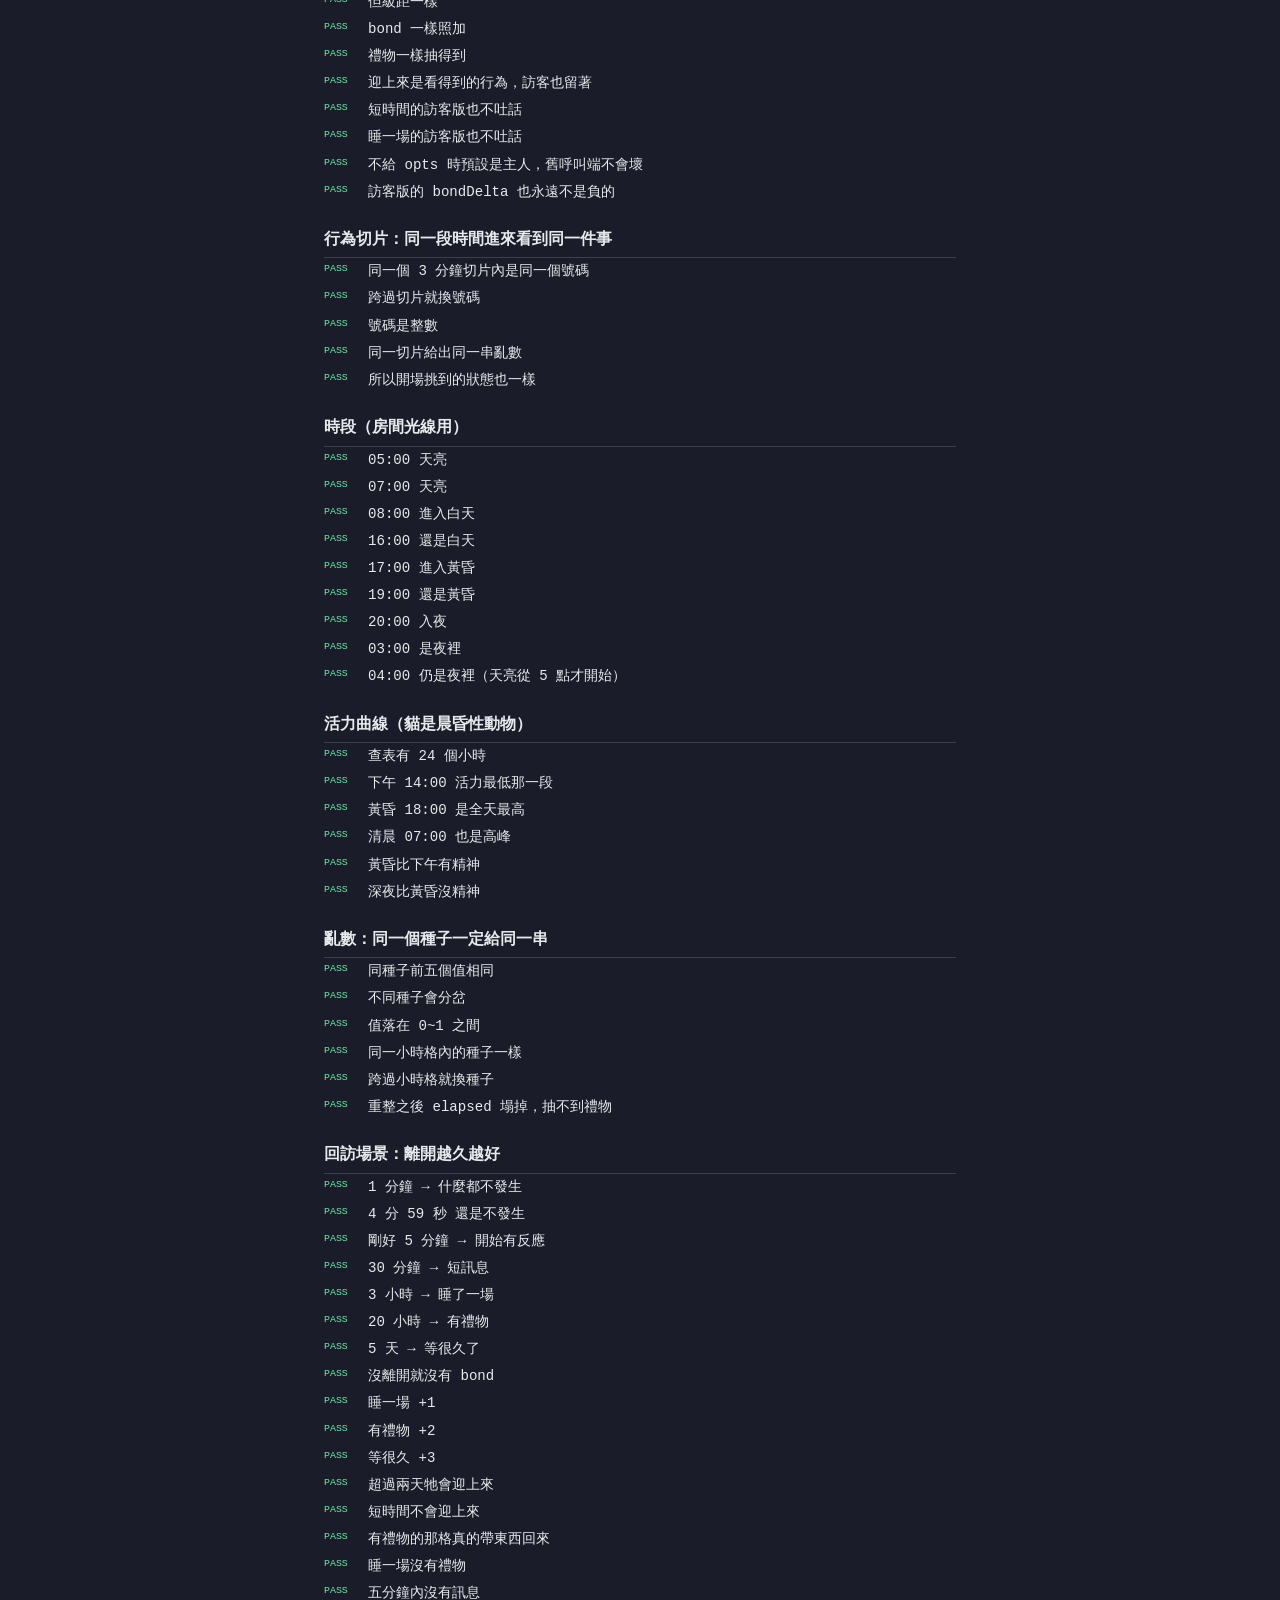
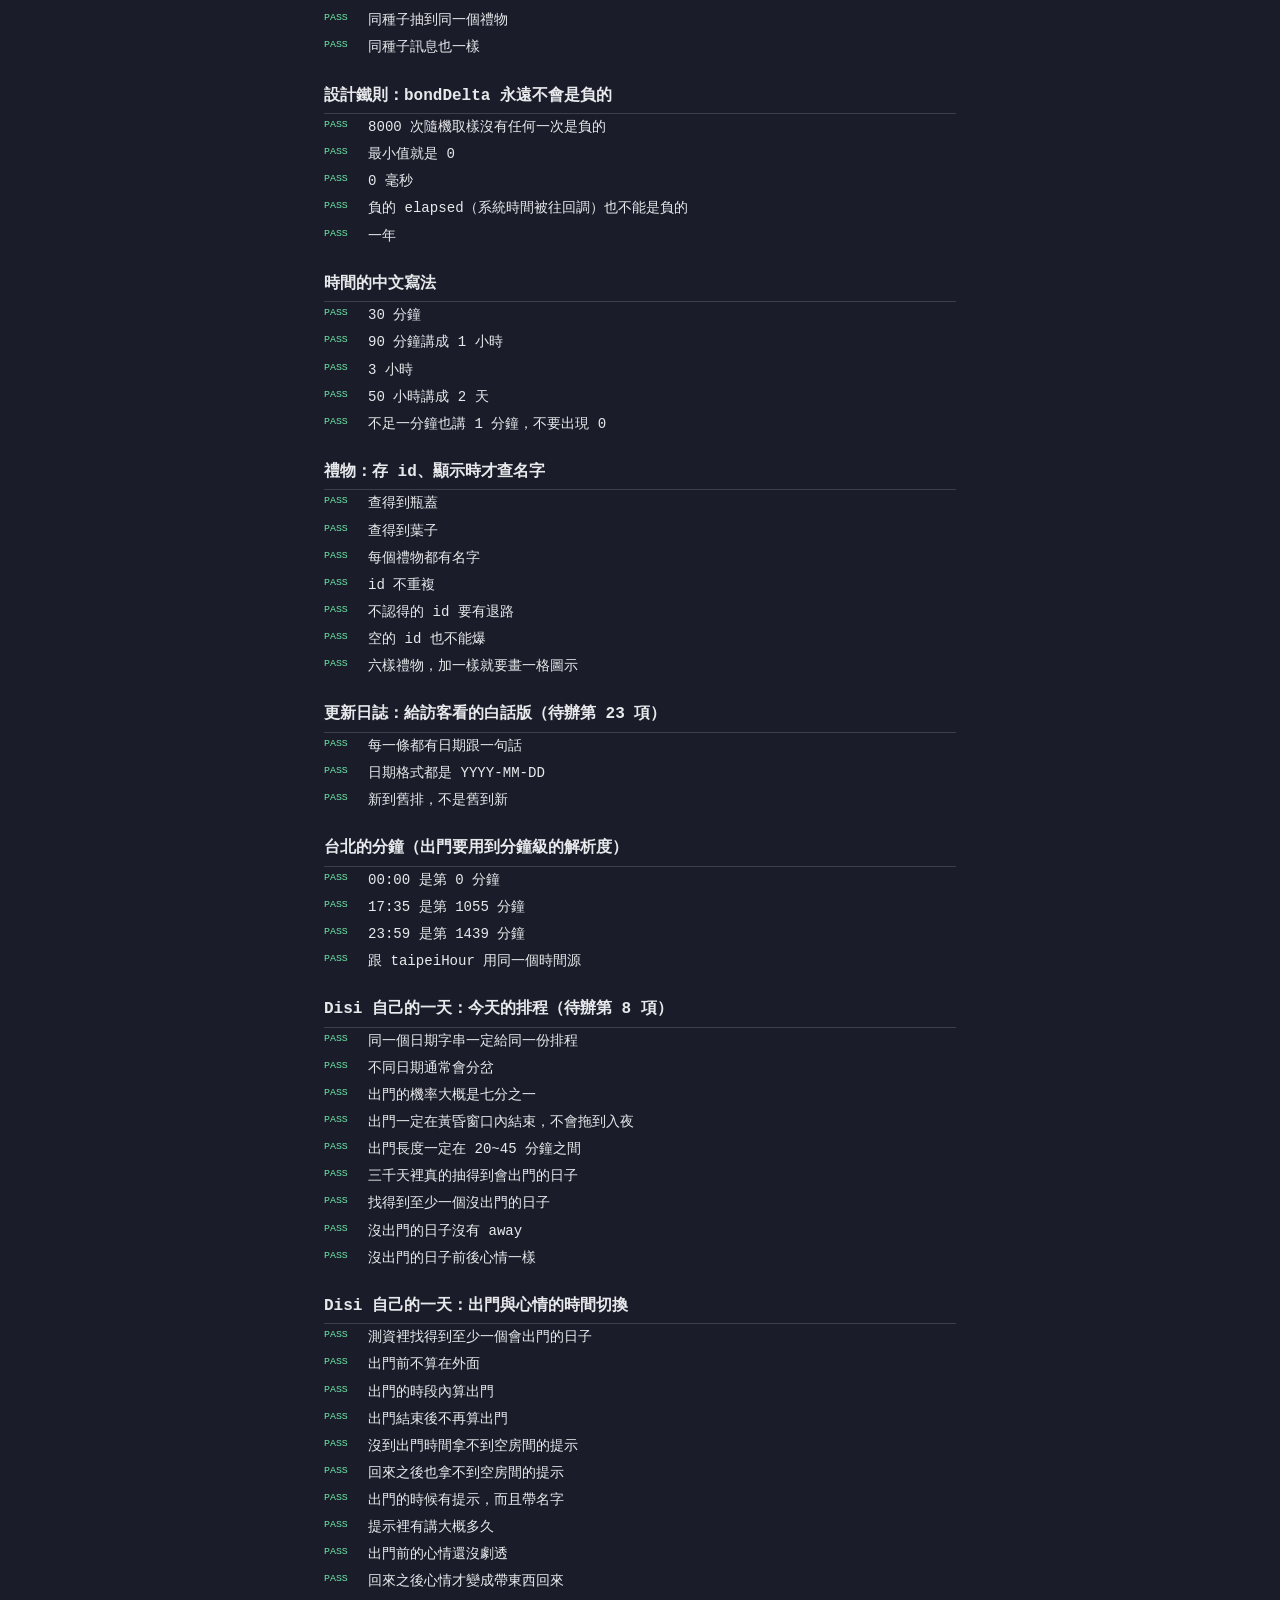
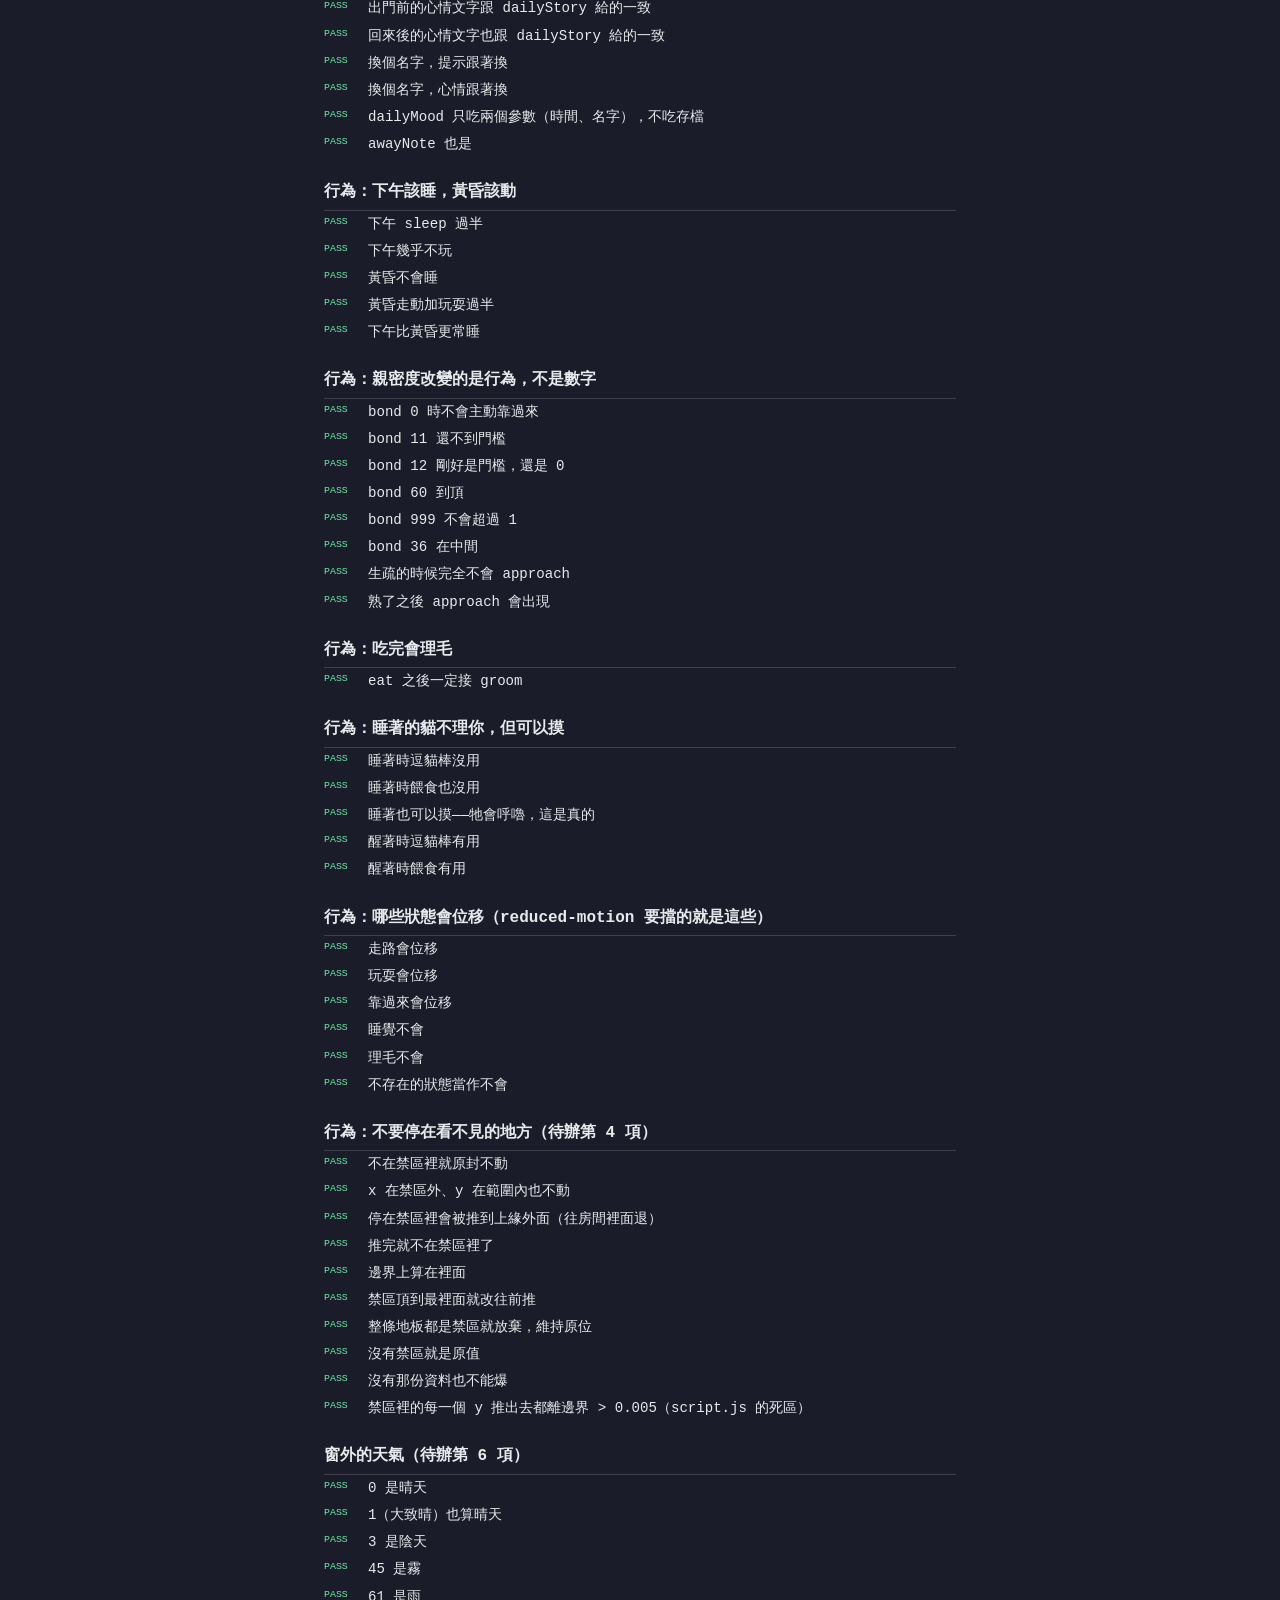
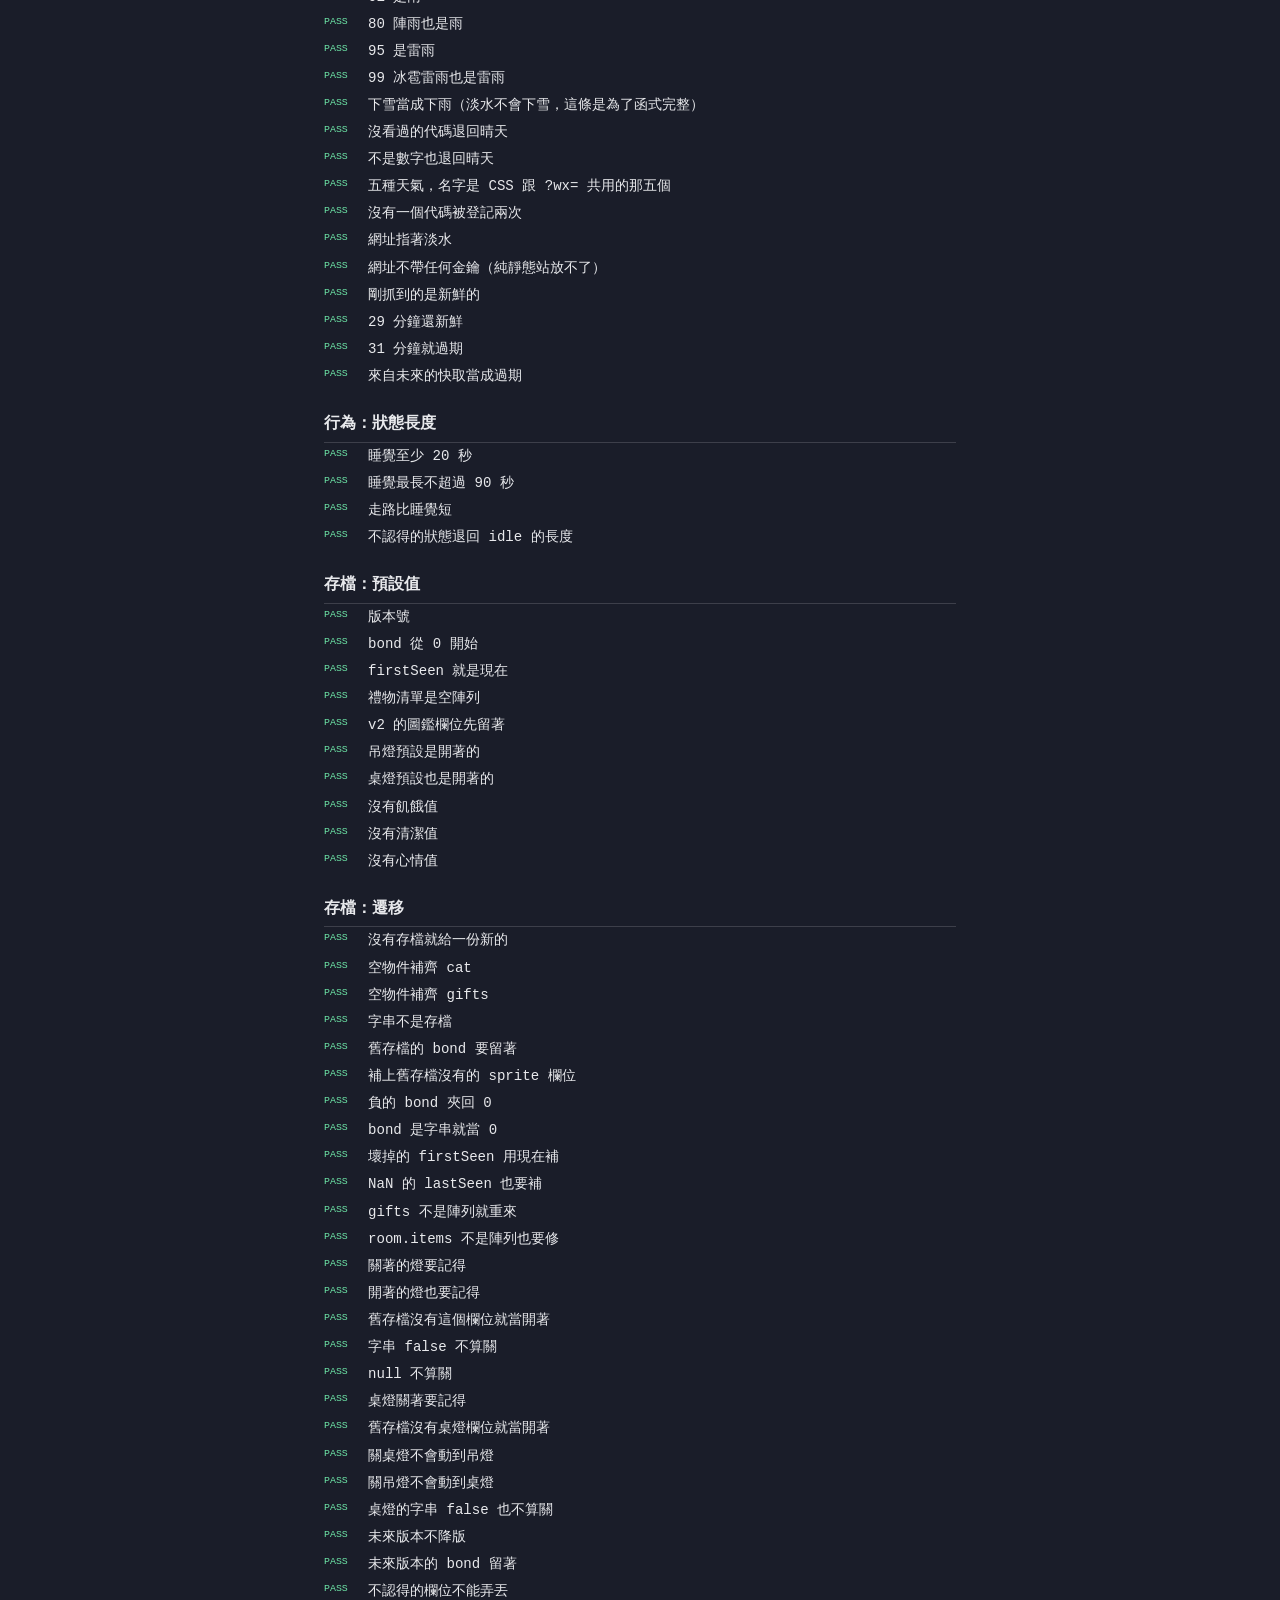
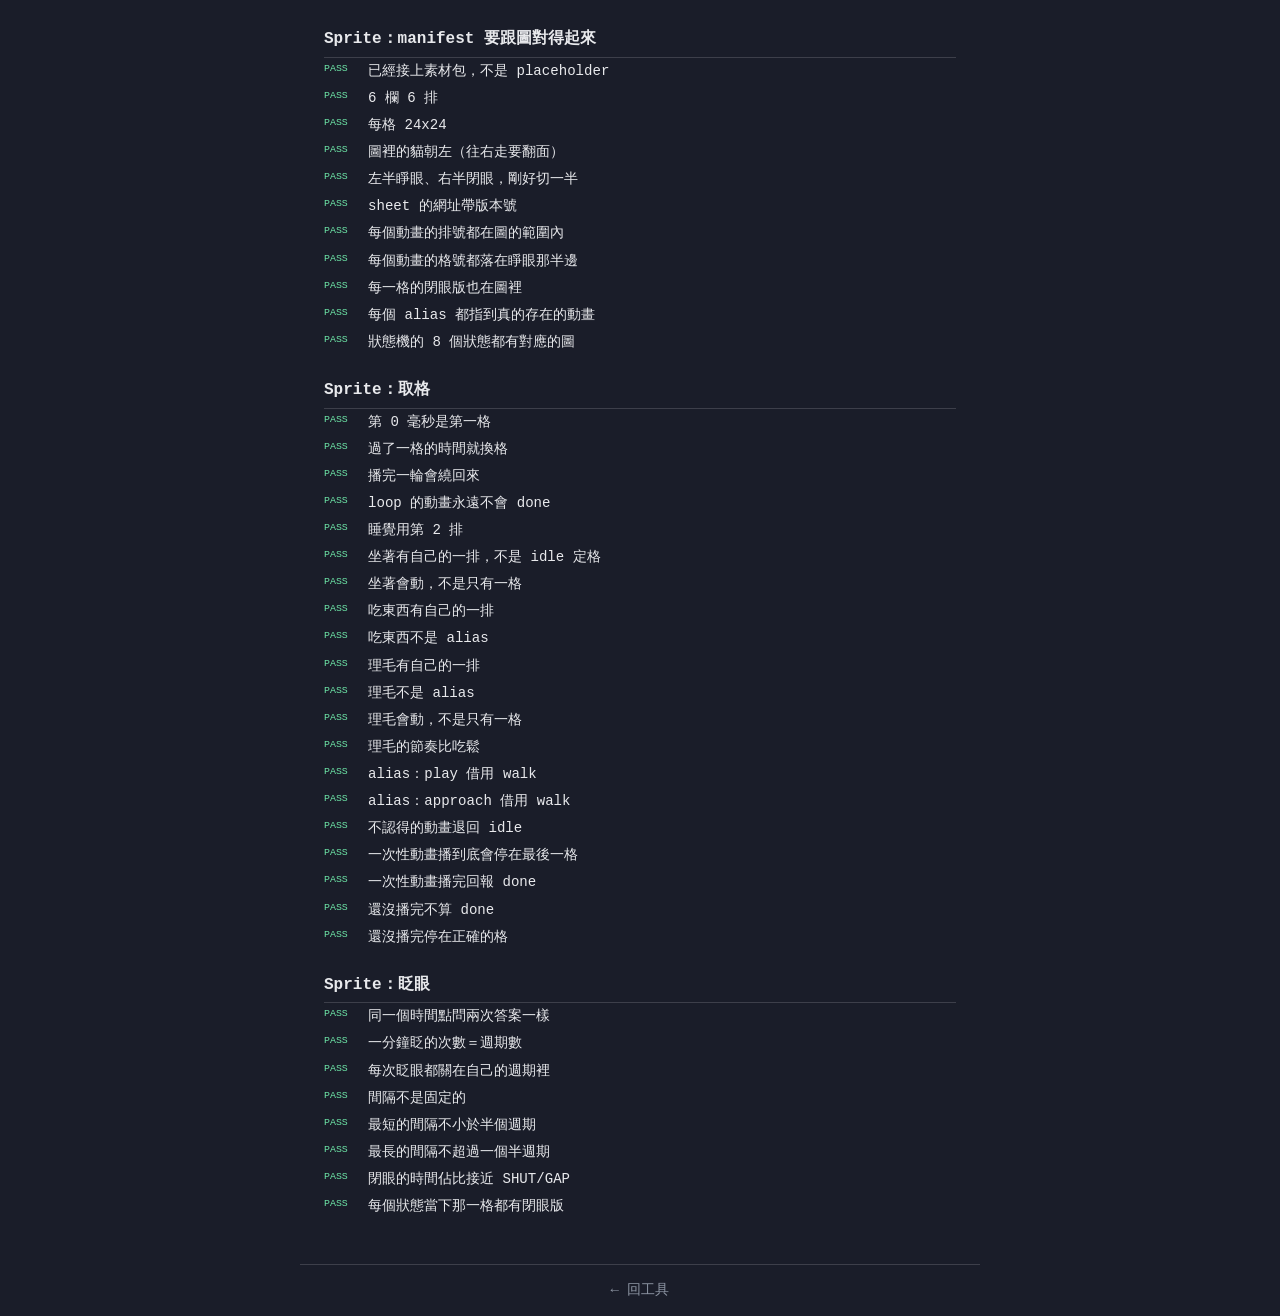
<file: tools/cat-room/test.html>
<!DOCTYPE html>
<html lang="zh-Hant">
<head>
  <meta charset="UTF-8" />
  <meta name="viewport" content="width=device-width, initial-scale=1.0" />
  <title>房間裡的貓 測試</title>
  <!--
    沒有 build step 也沒有 node，測試就是一個網頁：打開就跑，紅的就是壞了。
    照 tools/open-now/test.html 的形式。

    這頁刻意不載 theme.js：底下的紅綠是配深色底寫死的，跟著切淺色反而讀不出來。
  -->
  <link rel="stylesheet" href="../../style.css?v=12" />
  <style>
    body { font-family: ui-monospace, "Cascadia Code", Consolas, monospace; }
    .summary { padding: 12px 16px; border-radius: 8px; font-weight: 700; margin: 16px 0; }
    .summary.pass { background: rgba(110, 231, 168, 0.15); color: #6ee7a8; }
    .summary.fail { background: rgba(248, 113, 113, 0.15); color: #f87171; }
    .group { margin-top: 22px; font-weight: 700; border-bottom: 1px solid var(--border); padding-bottom: 4px; }
    .case { padding: 3px 0 3px 44px; position: relative; font-size: 0.88rem; line-height: 1.5; }
    .case::before { position: absolute; left: 0; top: 4px; font-size: 0.62rem; }
    .case.ok::before { content: "PASS"; color: #6ee7a8; }
    .case.no::before { content: "FAIL"; color: #f87171; }
    .case.no { background: rgba(248, 113, 113, 0.1); }
    .detail { color: #f87171; padding-left: 44px; font-size: 0.82rem; }
  </style>
</head>
<body>
  <header class="hero">
    <div class="container"><h1>房間裡的貓 測試</h1></div>
  </header>
  <main class="container" id="out"></main>
  <footer class="container"><p><a href="./">← 回工具</a></p></footer>

  <script src="world.js?v=11"></script>
  <script src="cat.js?v=2"></script>
  <script src="save.js?v=3"></script>
  <script src="sprites.js?v=6"></script>
  <script>
    const out = document.getElementById("out");
    let passed = 0;
    let failed = 0;

    function group(title) {
      const el = document.createElement("div");
      el.className = "group";
      el.textContent = title;
      out.appendChild(el);
    }

    function check(label, actual, expected) {
      const same = JSON.stringify(actual) === JSON.stringify(expected);
      same ? passed++ : failed++;

      const el = document.createElement("div");
      el.className = "case " + (same ? "ok" : "no");
      el.textContent = label;
      out.appendChild(el);

      if (!same) {
        const d = document.createElement("div");
        d.className = "detail";
        d.textContent = `預期 ${JSON.stringify(expected)}，實際 ${JSON.stringify(actual)}`;
        out.appendChild(d);
      }
    }

    const MIN = World.MINUTE;
    const HR = World.HOUR;
    const DAY = World.DAY;

    /*
     * 指定「台北的某一小時」。
     *
     * 一定要帶 +08:00，不能用 new Date(2026, 7, 25, h, 0)——
     * 那個建構出來的是**跑測試那台機器**的本地時間，
     * 只因為開發機在台北才碰巧等於台北時間，換一台機器整組就紅。
     * 寫法照 tools/open-now/test.html 的既有慣例。
     */
    const pad = (n) => (n < 10 ? "0" + n : "" + n);
    const at = (h) => new Date("2026-08-25T" + pad(h) + ":00:00+08:00");

    // 跑 n 次 pickNext，回傳各狀態出現的比例
    function distribution(current, energy, bond, n) {
      const counts = {};
      for (let i = 0; i < n; i++) {
        const s = Cat.pickNext(current, energy, bond, Math.random);
        counts[s] = (counts[s] || 0) + 1;
      }
      const out = {};
      Object.keys(counts).forEach((k) => { out[k] = counts[k] / n; });
      return out;
    }

    /* ---------------------------------------------------------- */

    group("台北時間：Disi 幾點睡跟看的人在哪無關");
    {
      /*
       * 這組是整個改動的地基。Disi 住在淡水的房間，
       * 德國人在他的下午打開時台北是半夜，就該看到一隻睡著的貓。
       */
      check("UTC 04:00 是台北 12:00", World.taipeiHour(new Date("2026-08-25T04:00:00Z")), 12);
      check("UTC 16:30 是台北隔天 00:30", World.taipeiHour(new Date("2026-08-25T16:30:00Z")), 0);
      check("UTC 00:00 是台北 08:00", World.taipeiHour(new Date("2026-08-25T00:00:00Z")), 8);
      check("帶 +08:00 的字串直接對應", World.taipeiHour(new Date("2026-08-25T14:00:00+08:00")), 14);
      check("跨年邊界不會爆", World.taipeiHour(new Date("2025-12-31T16:00:00Z")), 0);

      // 同一個瞬間的兩種寫法，結果必須一致
      const instant = "2026-08-25T06:00:00Z"; // 台北 14:00，下午睡死那段
      check("同一瞬間換算出同一個時段", World.timeOfDay(new Date(instant)), "day");
      check("同一瞬間換算出同一個活力", World.energy(new Date(instant)), World.energy(at(14)));
      check("而且那個活力是下午的低點", World.energy(new Date(instant)) <= 0.15, true);

      const night = "2026-08-25T18:00:00Z"; // 台北隔天 02:00
      check("台北凌晨兩點是 night", World.timeOfDay(new Date(night)), "night");
      check("不管看的人在哪都一樣", World.timeOfDay(new Date(night)), World.timeOfDay(at(2)));
    }

    group("台北的日期（每日計數的 key）");
    {
      /*
       * 「今天被摸過幾次」不是靠重置做的——Abacus 只能加不能歸零，
       * 所以是每天換一把 key（cat-room-touch-YYYY-MM-DD）。
       * key 算錯就等於數字掛在錯的一天上，這組在守那件事。
       */
      const d = (s) => World.taipeiDate(new Date(s));

      check("格式是 YYYY-MM-DD", /^\d{4}-\d{2}-\d{2}$/.test(d("2026-08-26T05:00:00+08:00")), true);
      check("月份和日期補到兩位數", d("2026-01-02T12:00:00+08:00"), "2026-01-02");

      // 這兩條是重點：UTC 的日期跟台北的日期在邊界會不一樣
      check("UTC 16:30 已經是台北的隔天", d("2026-08-25T16:30:00Z"), "2026-08-26");
      check("UTC 15:30 還是台北的當天", d("2026-08-25T15:30:00Z"), "2026-08-25");

      check("台北 23:59 還算今天", d("2026-08-26T23:59:00+08:00"), "2026-08-26");
      check("台北 00:00 就換日了", d("2026-08-27T00:00:00+08:00"), "2026-08-27");

      check("跨月", d("2026-08-31T23:59:00+08:00"), "2026-08-31");
      check("跨月的下一分鐘", d("2026-09-01T00:00:00+08:00"), "2026-09-01");
      check("跨年", d("2025-12-31T16:00:00Z"), "2026-01-01");

      // 換日的判斷跟房間光線用的是同一套時間，不能各走各的
      check(
        "換日跟時段用同一個時區",
        d("2026-08-25T16:30:00Z") !== d("2026-08-25T15:30:00Z"),
        World.taipeiHour(new Date("2026-08-25T16:30:00Z")) < World.taipeiHour(new Date("2026-08-25T15:30:00Z"))
      );
    }

    group("Disi 在這邊生活了幾天");
    {
      const A = World.ARRIVED;
      const D = World.DAY;

      check("搬進來當天是 0 天", World.daysHere(A), 0);
      check("搬進來當天的深夜還是 0 天", World.daysHere(A + 23 * World.HOUR), 0);
      check("隔天是 1 天", World.daysHere(A + D), 1);
      check("37 天後是 37 天", World.daysHere(A + 37 * D), 37);

      /*
       * 換日要發生在**台北**的午夜，不是 UTC 的。
       * ARRIVED 已經對齊台北午夜，所以這兩條就是在驗那個對齊沒歪。
       */
      const almost = A + D - 60 * 1000;       // 台北 23:59
      const justPast = A + D + 60 * 1000;     // 台北 00:01
      check("台北 23:59 還是前一天", World.daysHere(almost), 0);
      check("台北 00:01 就換日了", World.daysHere(justPast), 1);
      check("ARRIVED 落在台北的午夜整點", World.taipeiHour(new Date(A)), 0);

      // 存檔清掉不該讓牠變回剛搬來，所以這個數字不能依賴任何存檔欄位
      check("比搬進來還早的時間夾成 0，不會出現負數", World.daysHere(A - 5 * D), 0);
    }

    group("名字");
    {
      check("預設叫 Disi", World.CAT_NAME, "Disi");
      check("沒有存檔就用常數", World.catName(null), "Disi");
      check("存檔沒設名字也用常數", World.catName({ cat: { bond: 3 } }), "Disi");
      check("存檔有設就覆寫", World.catName({ cat: { name: "小黑" } }), "小黑");
      check("空字串當作沒設", World.catName({ cat: { name: "" } }), "Disi");
      check("殘缺的存檔不會爆", World.catName({}), "Disi");

      // 文案要真的把名字帶進去，不是寫死 Disi
      const msg = World.returnScene(3 * HR, 42, { name: "小黑" }).message;
      check("回訪訊息用的是傳進去的名字", msg.indexOf("小黑") >= 0, true);
      check("而且沒有殘留寫死的 Disi", msg.indexOf("Disi"), -1);
    }

    group("訪客拿不到關係層的話");
    {
      /*
       * 「你離開了 5 天，牠等你很久了」是明陽跟 Disi 之間的事，
       * 路人不該收到那句話。但算法要完全一樣——只有 message 被拿掉。
       */
      const away = 5 * DAY;
      const owner = World.returnScene(away, 42, { owner: true });
      const guest = World.returnScene(away, 42, { owner: false });

      check("主人有話", typeof owner.message, "string");
      check("訪客沒有話", guest.message, null);
      check("但級距一樣", guest.tier, owner.tier);
      check("bond 一樣照加", guest.bondDelta, owner.bondDelta);
      check("禮物一樣抽得到", guest.gift.id, owner.gift.id);
      check("迎上來是看得到的行為，訪客也留著", guest.greet, true);

      check("短時間的訪客版也不吐話", World.returnScene(30 * MIN, 42, { owner: false }).message, null);
      check("睡一場的訪客版也不吐話", World.returnScene(3 * HR, 42, { owner: false }).message, null);
      check("不給 opts 時預設是主人，舊呼叫端不會壞", typeof World.returnScene(3 * HR, 42).message, "string");

      // 鐵則對訪客版一樣成立
      let negatives = 0;
      for (let seed = 0; seed < 120; seed++) {
        for (let i = 0; i < 20; i++) {
          const s = World.returnScene(Math.floor(Math.random() * 30 * DAY), seed, { owner: false });
          if (s.bondDelta < 0) negatives++;
        }
      }
      check("訪客版的 bondDelta 也永遠不是負的", negatives, 0);
    }

    group("行為切片：同一段時間進來看到同一件事");
    {
      const slot = World.behaviourSlot;
      const THREE_MIN = 3 * MIN;
      /*
       * 基準要對齊切片邊界，不然「加 3 分鐘減 1 毫秒」本來就會跨進下一格。
       * 上面 seedFrom 那組也踩過同一個坑，寫測資時先想清楚基準在哪。
       */
      const base = 9931111 * THREE_MIN;

      check("同一個 3 分鐘切片內是同一個號碼", slot(base), slot(base + THREE_MIN - 1));
      check("跨過切片就換號碼", slot(base) === slot(base + THREE_MIN), false);
      check("號碼是整數", Number.isInteger(slot(base)), true);

      // 同一個切片 → 同一個種子 → 同一串亂數 → 同一個開場狀態
      const a = World.rng(slot(base));
      const b = World.rng(slot(base + 1000));
      check("同一切片給出同一串亂數", [a(), a(), a()], [b(), b(), b()]);

      const energyAt = World.energy(at(14));
      const s1 = Cat.pickNext("sit", energyAt, 0, World.rng(slot(base)));
      const s2 = Cat.pickNext("sit", energyAt, 0, World.rng(slot(base + 5000)));
      check("所以開場挑到的狀態也一樣", s1, s2);
    }

    group("時段（房間光線用）");
    {
      const tod = (h) => World.timeOfDay(at(h));
      check("05:00 天亮", tod(5), "dawn");
      check("07:00 天亮", tod(7), "dawn");
      check("08:00 進入白天", tod(8), "day");
      check("16:00 還是白天", tod(16), "day");
      check("17:00 進入黃昏", tod(17), "dusk");
      check("19:00 還是黃昏", tod(19), "dusk");
      check("20:00 入夜", tod(20), "night");
      check("03:00 是夜裡", tod(3), "night");
      check("04:00 仍是夜裡（天亮從 5 點才開始）", tod(4), "night");
    }

    group("活力曲線（貓是晨昏性動物）");
    {
      check("查表有 24 個小時", [0,1,2,3,4,5,6,7,8,9,10,11,12,13,14,15,16,17,18,19,20,21,22,23].every((h) => typeof World.energy(at(h)) === "number"), true);
      check("下午 14:00 活力最低那一段", World.energy(at(14)) <= 0.15, true);
      check("黃昏 18:00 是全天最高", World.energy(at(18)), 1.0);
      check("清晨 07:00 也是高峰", World.energy(at(7)) >= 0.85, true);
      check("黃昏比下午有精神", World.energy(at(18)) > World.energy(at(14)), true);
      check("深夜比黃昏沒精神", World.energy(at(2)) < World.energy(at(18)), true);
    }

    group("亂數：同一個種子一定給同一串");
    {
      const a = World.rng(12345);
      const b = World.rng(12345);
      check("同種子前五個值相同", [a(), a(), a(), a(), a()], [b(), b(), b(), b(), b()]);

      const c = World.rng(99);
      const d = World.rng(100);
      check("不同種子會分岔", c() === d(), false);
      check("值落在 0~1 之間", World.rng(7)() < 1 && World.rng(7)() >= 0, true);

      /*
       * 種子取自「上次離開的那一個小時格」。基準要抓在整點上，
       * 不然「加 59 分鐘」本來就會跨進下一格——第一次寫這條測試就是這樣寫錯的。
       *
       * 另外，防洗檔真正靠的不是這個種子，是 script.js 那邊 lastSeen 會被更新成 now：
       * 重整一次之後 elapsed 就塌成幾秒，直接落進 "none"，根本抽不到東西。
       * 種子只是第二道保險。
       */
      const hourAligned = 496555 * HR;
      check("同一小時格內的種子一樣", World.seedFrom(hourAligned), World.seedFrom(hourAligned + 59 * MIN));
      check("跨過小時格就換種子", World.seedFrom(hourAligned) === World.seedFrom(hourAligned + 2 * HR), false);
      check("重整之後 elapsed 塌掉，抽不到禮物", World.returnScene(3000, 42).tier, "none");
    }

    group("回訪場景：離開越久越好");
    {
      const tier = (ms) => World.returnScene(ms, 42).tier;
      const bond = (ms) => World.returnScene(ms, 42).bondDelta;

      check("1 分鐘 → 什麼都不發生", tier(1 * MIN), "none");
      check("4 分 59 秒 還是不發生", tier(5 * MIN - 1000), "none");
      check("剛好 5 分鐘 → 開始有反應", tier(5 * MIN), "brief");
      check("30 分鐘 → 短訊息", tier(30 * MIN), "brief");
      check("3 小時 → 睡了一場", tier(3 * HR), "nap");
      check("20 小時 → 有禮物", tier(20 * HR), "gift");
      check("5 天 → 等很久了", tier(5 * DAY), "longing");

      check("沒離開就沒有 bond", bond(1 * MIN), 0);
      check("睡一場 +1", bond(3 * HR), 1);
      check("有禮物 +2", bond(20 * HR), 2);
      check("等很久 +3", bond(5 * DAY), 3);

      check("超過兩天牠會迎上來", World.returnScene(5 * DAY, 42).greet, true);
      check("短時間不會迎上來", World.returnScene(30 * MIN, 42).greet, false);
      check("有禮物的那格真的帶東西回來", !!World.returnScene(20 * HR, 42).gift, true);
      check("睡一場沒有禮物", World.returnScene(3 * HR, 42).gift, null);
      check("五分鐘內沒有訊息", World.returnScene(1 * MIN, 42).message, null);

      // 同一次回訪重整不該重骰，不然使用者會為了抽好禮物一直按 F5
      const once = World.returnScene(20 * HR, 777);
      const again = World.returnScene(20 * HR, 777);
      check("同種子抽到同一個禮物", once.gift.id, again.gift.id);
      check("同種子訊息也一樣", once.message, again.message);
    }

    group("設計鐵則：bondDelta 永遠不會是負的");
    {
      /*
       * 這條守的是整個遊戲存在的理由——離開要有獎勵，不能有懲罰。
       * 哪天有人手滑把某一格改成扣分，這裡要立刻紅給他看。
       */
      let worst = Infinity;
      let negatives = 0;
      for (let seed = 0; seed < 200; seed++) {
        for (let i = 0; i < 40; i++) {
          const elapsed = Math.floor(Math.random() * 30 * DAY);
          const s = World.returnScene(elapsed, seed);
          if (s.bondDelta < worst) worst = s.bondDelta;
          if (s.bondDelta < 0) negatives++;
        }
      }
      check("8000 次隨機取樣沒有任何一次是負的", negatives, 0);
      check("最小值就是 0", worst, 0);

      // 極端輸入也不能爆掉或給出負值
      check("0 毫秒", World.returnScene(0, 1).bondDelta, 0);
      check("負的 elapsed（系統時間被往回調）也不能是負的", World.returnScene(-5 * HR, 1).bondDelta, 0);
      check("一年", World.returnScene(365 * DAY, 1).bondDelta >= 0, true);
    }

    group("時間的中文寫法");
    {
      check("30 分鐘", World.humanize(30 * MIN), "30 分鐘");
      check("90 分鐘講成 1 小時", World.humanize(90 * MIN), "1 小時");
      check("3 小時", World.humanize(3 * HR), "3 小時");
      check("50 小時講成 2 天", World.humanize(50 * HR), "2 天");
      check("不足一分鐘也講 1 分鐘，不要出現 0", World.humanize(3000), "1 分鐘");
    }

    group("禮物：存 id、顯示時才查名字");
    {
      // 存檔裡只留 id，改文案不用動到舊存檔
      check("查得到瓶蓋", World.giftLabel("cap"), "一個瓶蓋");
      check("查得到葉子", World.giftLabel("leaf"), "一片葉子");
      check("每個禮物都有名字", World.GIFTS.every((g) => g.id && g.label), true);
      check("id 不重複", new Set(World.GIFTS.map((g) => g.id)).size, World.GIFTS.length);

      // 舊存檔裡如果有已經被刪掉的禮物 id，不能顯示成 undefined
      check("不認得的 id 要有退路", World.giftLabel("這個id不存在"), "一個不知道是什麼的東西");
      check("空的 id 也不能爆", typeof World.giftLabel(undefined), "string");

      /*
       * 這一條是**故意寫死的**（待辦第 17 項）。
       *
       * 每一樣禮物在三個地方各有一份：world.js 這份名單、art/gifts.py 的圖示、
       * style.css 的 [data-gift="..."]。`python pixel.py` 的 lint_gifts() 會
       * 把三份對起來，但那支要有人去跑；這一條是留在瀏覽器裡的那半邊。
       *
       * **所以加一樣禮物本來就該讓這條紅。** 紅了不是要你改這行數字，
       * 是要你去畫那一格圖示、補那一條 CSS，然後才回來改這裡。
       * 沒有圖示的禮物在畫面上會拿到帶子最左邊那格——每一次都畫成葉子。
       */
      check("六樣禮物，加一樣就要畫一格圖示", World.GIFTS.map((g) => g.id).join(","),
            "leaf,cap,tie,pebble,paper,sock");
    }

    group("更新日誌：給訪客看的白話版（待辦第 23 項）");
    {
      check("每一條都有日期跟一句話", World.UPDATES.every((u) => u.date && u.text), true);
      check("日期格式都是 YYYY-MM-DD", World.UPDATES.every((u) => /^\d{4}-\d{2}-\d{2}$/.test(u.date)), true);

      /*
       * 新到舊排，跟 CHANGELOG.md 的順序一樣——選單打開先看到最新的。
       * 同一天可以有好幾條（順序不拘），但不能一天比前一天舊。
       * 這條故意押著：以後加新條加反邊，這裡會紅。
       */
      const dates = World.UPDATES.map((u) => u.date);
      let sorted = true;
      for (let i = 1; i < dates.length; i++) {
        if (dates[i] > dates[i - 1]) sorted = false;
      }
      check("新到舊排，不是舊到新", sorted, true);
    }

    group("台北的分鐘（出門要用到分鐘級的解析度）");
    {
      const minOf = (h, m) => World.taipeiMinuteOfDay(new Date("2026-08-25T" + pad(h) + ":" + pad(m) + ":00+08:00"));
      check("00:00 是第 0 分鐘", minOf(0, 0), 0);
      check("17:35 是第 1055 分鐘", minOf(17, 35), 17 * 60 + 35);
      check("23:59 是第 1439 分鐘", minOf(23, 59), 23 * 60 + 59);

      // 跨時區換算跟 taipeiHour 要對得起來，不能各走各的算法
      const instant = new Date("2026-08-25T09:15:00Z"); // 台北 17:15
      check("跟 taipeiHour 用同一個時間源", World.taipeiMinuteOfDay(instant), 17 * 60 + 15);
    }

    group("Disi 自己的一天：今天的排程（待辦第 8 項）");
    {
      /*
       * 心情跟出門合成一個函式來想，因為常常是同一件事——
       * 「今天出去帶了東西回來」這句心情，講的就是牠出去那件事。
       * 這組守的是 TODO 第 8 項那四條限制：同一天所有人看到同一份、
       * 出門要少要短要挑對時段。
       */
      check("同一個日期字串一定給同一份排程",
        World.dailyStory("2026-09-07"), World.dailyStory("2026-09-07"));
      check("不同日期通常會分岔",
        JSON.stringify(World.dailyStory("2026-09-07")) === JSON.stringify(World.dailyStory("2026-09-08")),
        false);

      // 掃三千個真的日曆日，驗機率、時段、長度三件事
      let awayDays = 0;
      let outOfDusk = 0;
      let badDuration = 0;
      const TOTAL_DAYS = 3000;
      for (let i = 0; i < TOTAL_DAYS; i++) {
        const ds = World.taipeiDate(new Date(Date.UTC(2020, 0, 1) + i * DAY));
        const s = World.dailyStory(ds);
        if (s.away) {
          awayDays++;
          if (s.away.startMin < 17 * 60 || s.away.endMin > 20 * 60) outOfDusk++;
          if (s.away.duration < 20 || s.away.duration > 45) badDuration++;
        }
      }
      const rate = awayDays / TOTAL_DAYS;
      // 1/7 ≈ 0.143，三千天取樣的標準差約 0.006，留了遠超三個標準差的空間
      check("出門的機率大概是七分之一", rate > 0.10 && rate < 0.20, true);
      check("出門一定在黃昏窗口內結束，不會拖到入夜", outOfDusk, 0);
      check("出門長度一定在 20~45 分鐘之間", badDuration, 0);
      check("三千天裡真的抽得到會出門的日子", awayDays > 0, true);

      // 沒出門的日子，出門前後心情要是同一句——沒有「出門」這件事可講
      let stayDate = null;
      for (let i = 0; i < TOTAL_DAYS && !stayDate; i++) {
        const ds = World.taipeiDate(new Date(Date.UTC(2020, 0, 1) + i * DAY));
        if (!World.dailyStory(ds).away) stayDate = ds;
      }
      check("找得到至少一個沒出門的日子", !!stayDate, true);
      const stayStory = World.dailyStory(stayDate);
      check("沒出門的日子沒有 away", stayStory.away, null);
      check("沒出門的日子前後心情一樣", stayStory.moodBefore, stayStory.moodAfter);
    }

    group("Disi 自己的一天：出門與心情的時間切換");
    {
      // 從真的日曆裡找一天會出門的，下面才有東西可以測分支
      let awayDate = null;
      let awayStory = null;
      for (let i = 0; i < 3000 && !awayDate; i++) {
        const ds = World.taipeiDate(new Date(Date.UTC(2020, 0, 1) + i * DAY));
        const s = World.dailyStory(ds);
        if (s.away) { awayDate = ds; awayStory = s; }
      }
      check("測資裡找得到至少一個會出門的日子", !!awayDate, true);

      const minToDate = (ds, min) =>
        new Date(ds + "T" + pad(Math.floor(min / 60)) + ":" + pad(min % 60) + ":00+08:00");
      const before = minToDate(awayDate, 0);
      const during = minToDate(awayDate, awayStory.away.startMin + 1);
      const after = minToDate(awayDate, awayStory.away.endMin + 1);

      check("出門前不算在外面", World.isAway(before), false);
      check("出門的時段內算出門", World.isAway(during), true);
      check("出門結束後不再算出門", World.isAway(after), false);

      check("沒到出門時間拿不到空房間的提示", World.awayNote(before, "Disi"), null);
      check("回來之後也拿不到空房間的提示", World.awayNote(after, "Disi"), null);
      check("出門的時候有提示，而且帶名字", World.awayNote(during, "Disi").indexOf("Disi") >= 0, true);
      check("提示裡有講大概多久", /一下下|大概半小時/.test(World.awayNote(during, "Disi")), true);

      check("出門前的心情還沒劇透", World.dailyMood(before, "Disi").indexOf("出去帶了東西回來") >= 0, false);
      check("回來之後心情才變成帶東西回來", World.dailyMood(after, "Disi").indexOf("出去帶了東西回來") >= 0, true);
      check("出門前的心情文字跟 dailyStory 給的一致", World.dailyMood(before, "Disi"), awayStory.moodBefore);
      check("回來後的心情文字也跟 dailyStory 給的一致", World.dailyMood(after, "Disi"), awayStory.moodAfter);

      // 名字要真的代進去，不是寫死 Disi
      check("換個名字，提示跟著換", World.awayNote(during, "小黑").indexOf("小黑") >= 0, true);
      check("換個名字，心情跟著換", World.dailyMood(after, "小黑").indexOf("小黑") >= 0, true);

      /*
       * 心情是敘事不是狀態：這條測的是 API 形狀本身——
       * 兩支函式都只吃時間跟名字，沒有第三個參數可以傳存檔或 bond 進去。
       * 少了這條，哪天有人「順手」加一個 state 參數，這裡不會有任何測試變紅。
       */
      check("dailyMood 只吃兩個參數（時間、名字），不吃存檔", World.dailyMood.length, 2);
      check("awayNote 也是", World.awayNote.length, 2);
    }

    group("行為：下午該睡，黃昏該動");
    {
      const afternoon = distribution("sit", World.energy(at(14)), 0, 4000);
      check("下午 sleep 過半", afternoon.sleep > 0.5, true);
      check("下午幾乎不玩", (afternoon.play || 0) < 0.06, true);

      const dusk = distribution("sit", World.energy(at(18)), 0, 4000);
      check("黃昏不會睡", (dusk.sleep || 0) < 0.02, true);
      check("黃昏走動加玩耍過半", (dusk.walk || 0) + (dusk.play || 0) > 0.5, true);

      check("下午比黃昏更常睡", afternoon.sleep > (dusk.sleep || 0), true);
    }

    group("行為：親密度改變的是行為，不是數字");
    {
      check("bond 0 時不會主動靠過來", Cat.bondFactor(0), 0);
      check("bond 11 還不到門檻", Cat.bondFactor(11), 0);
      check("bond 12 剛好是門檻，還是 0", Cat.bondFactor(12), 0);
      check("bond 60 到頂", Cat.bondFactor(60), 1);
      check("bond 999 不會超過 1", Cat.bondFactor(999), 1);
      check("bond 36 在中間", Cat.bondFactor(36) > 0 && Cat.bondFactor(36) < 1, true);

      const cold = distribution("sit", 1.0, 0, 3000);
      check("生疏的時候完全不會 approach", cold.approach, undefined);

      const close = distribution("sit", 1.0, 60, 3000);
      check("熟了之後 approach 會出現", (close.approach || 0) > 0.05, true);
    }

    group("行為：吃完會理毛");
    {
      // 真的貓就是這樣，這個細節比多加一個功能有用
      let allGroom = true;
      for (let i = 0; i < 200; i++) {
        if (Cat.pickNext("eat", Math.random(), Math.random() * 100, Math.random) !== "groom") allGroom = false;
      }
      check("eat 之後一定接 groom", allGroom, true);
    }

    group("行為：睡著的貓不理你，但可以摸");
    {
      check("睡著時逗貓棒沒用", Cat.accepts("sleep", "wand"), false);
      check("睡著時餵食也沒用", Cat.accepts("sleep", "feed"), false);
      check("睡著也可以摸——牠會呼嚕，這是真的", Cat.accepts("sleep", "pet"), true);
      check("醒著時逗貓棒有用", Cat.accepts("sit", "wand"), true);
      check("醒著時餵食有用", Cat.accepts("idle", "feed"), true);
    }

    group("行為：哪些狀態會位移（reduced-motion 要擋的就是這些）");
    {
      check("走路會位移", Cat.moves("walk"), true);
      check("玩耍會位移", Cat.moves("play"), true);
      check("靠過來會位移", Cat.moves("approach"), true);
      check("睡覺不會", Cat.moves("sleep"), false);
      check("理毛不會", Cat.moves("groom"), false);
      check("不存在的狀態當作不會", Cat.moves("nonsense"), false);
    }

    group("行為：不要停在看不見的地方（待辦第 4 項）");
    {
      // 假的禁區。真的那個是 art/pixel.py 拿真的貓逐格量出來寫進 room-data.js 的，
      // 這裡要驗的是「夾這件事本身」，不是那幾個數字
      const R = [[0.60, 0.85, 0.75, 0.95]];
      const back = 0.68;
      const front = 0.99;
      check("不在禁區裡就原封不動",
            Cat.avoidHidden(R, 0.5, 0.9, back, front), 0.9);
      check("x 在禁區外、y 在範圍內也不動",
            Cat.avoidHidden(R, 0.9, 0.9, back, front), 0.9);
      check("停在禁區裡會被推到上緣外面（往房間裡面退）",
            Cat.avoidHidden(R, 0.7, 0.9, back, front) < 0.85, true);
      check("推完就不在禁區裡了",
            Cat.avoidHidden(R, 0.7, 0.9, back, front) < R[0][1], true);
      check("邊界上算在裡面",
            Cat.avoidHidden(R, 0.60, 0.85, back, front) < 0.85, true);
      // 退無可退的時候往前推，不要把貓塞進牆裡
      check("禁區頂到最裡面就改往前推",
            Cat.avoidHidden([[0.1, 0.68, 0.9, 0.80]], 0.5, 0.7, back, front) > 0.80, true);
      // 前後都出不去 -> 原地不動。給一個壞掉的禁區也不能把貓弄丟
      check("整條地板都是禁區就放棄，維持原位",
            Cat.avoidHidden([[0, 0, 1, 1]], 0.5, 0.9, back, front), 0.9);
      check("沒有禁區就是原值", Cat.avoidHidden([], 0.7, 0.9, back, front), 0.9);
      check("沒有那份資料也不能爆",
            Cat.avoidHidden(undefined, 0.7, 0.9, back, front), 0.9);
      /*
       * 推出去要離邊界夠遠。script.js 每一幀只有在「還差 0.005 以上」
       * 才移動貓，目標落在那個死區裡的話貓會停在看不見的地方不動——
       * 而且是靜止的，看起來就是貓不見了。這條把那個間距釘住。
       */
      let closest = 1;
      for (let i = 0; i <= 100; i++) {
        const y = R[0][1] + (R[0][3] - R[0][1]) * (i / 100);
        closest = Math.min(closest, R[0][1] - Cat.avoidHidden(R, 0.7, y, back, front));
      }
      check("禁區裡的每一個 y 推出去都離邊界 > 0.005（script.js 的死區）",
            closest > 0.005, true);
    }

    group("窗外的天氣（待辦第 6 項）");
    {
      /*
       * 天氣是這一頁唯一一個「外面的服務說了算」的東西，
       * 所以這組驗的是**翻譯跟退路**，不是那份資料本身：
       * 代碼有沒有翻對、沒看過的代碼會不會弄壞畫面、快取什麼時候算過期。
       */
      check("0 是晴天", World.weatherFromCode(0), "clear");
      check("1（大致晴）也算晴天", World.weatherFromCode(1), "clear");
      check("3 是陰天", World.weatherFromCode(3), "overcast");
      check("45 是霧", World.weatherFromCode(45), "fog");
      check("61 是雨", World.weatherFromCode(61), "rain");
      check("80 陣雨也是雨", World.weatherFromCode(80), "rain");
      check("95 是雷雨", World.weatherFromCode(95), "storm");
      check("99 冰雹雷雨也是雷雨", World.weatherFromCode(99), "storm");
      /*
       * 淡水不會下雪，但函式要是全的——不寫的話那幾個代碼會回 undefined，
       * 那種洞平常看不到，真的哪天下雪才炸。
       */
      check("下雪當成下雨（淡水不會下雪，這條是為了函式完整）",
            World.weatherFromCode(75), "rain");
      /*
       * 沒認出來的代碼要當晴天，不是當壞掉。Open-Meteo 哪天多一個代碼，
       * 最糟的情況只能是「窗外沒有在下雨」，不能是窗戶變成一片怪東西。
       */
      check("沒看過的代碼退回晴天", World.weatherFromCode(12345), "clear");
      check("不是數字也退回晴天", World.weatherFromCode(null), "clear");

      /*
       * 這五個名字是三個地方的接縫：style.css 的 [data-wx="..."]、
       * art/room.py 的 DIM_OPACITY / RAIN_KINDS、還有 ?wx= 那個檢查開關
       * （script.js 的 forcedWeather 直接拿這份名單當白名單）。
       * **改名字要三個地方一起改**，所以這條寫死，改了就要紅。
       */
      const kinds = Object.keys(World.WMO);
      check("五種天氣，名字是 CSS 跟 ?wx= 共用的那五個",
            kinds.slice().sort().join(","), "clear,fog,overcast,rain,storm");
      const codes = [];
      kinds.forEach((k) => World.WMO[k].forEach((c) => codes.push(c)));
      check("沒有一個代碼被登記兩次",
            codes.length, new Set(codes).size);

      check("網址指著淡水", World.weatherUrl().indexOf("latitude=25.18") > 0, true);
      check("網址不帶任何金鑰（純靜態站放不了）",
            /key|token|appid/i.test(World.weatherUrl()), false);

      const now = 1000000;
      check("剛抓到的是新鮮的", World.weatherFresh(now, now), true);
      check("29 分鐘還新鮮", World.weatherFresh(now - 29 * World.MINUTE, now), true);
      check("31 分鐘就過期", World.weatherFresh(now - 31 * World.MINUTE, now), false);
      /*
       * 時鐘被往回調、或存檔是從別台機器搬過來的時候 age 會是負的。
       * 信一份來自未來的快取會卡住不更新，重抓比較安全。
       */
      check("來自未來的快取當成過期", World.weatherFresh(now + World.HOUR, now), false);
    }

    group("行為：狀態長度");
    {
      const always0 = () => 0;
      const always1 = () => 0.9999;
      check("睡覺至少 20 秒", Cat.durationFor("sleep", always0), 20000);
      check("睡覺最長不超過 90 秒", Cat.durationFor("sleep", always1) <= 90000, true);
      check("走路比睡覺短", Cat.durationFor("walk", always0) < Cat.durationFor("sleep", always0), true);
      check("不認得的狀態退回 idle 的長度", Cat.durationFor("nonsense", always0), 2500);
    }

    group("存檔：預設值");
    {
      const b = Save.blank(1000);
      check("版本號", b.v, 1);
      check("bond 從 0 開始", b.cat.bond, 0);
      check("firstSeen 就是現在", b.firstSeen, 1000);
      check("禮物清單是空陣列", b.gifts, []);
      check("v2 的圖鑑欄位先留著", b.seenCats, []);
      // 新來的人進到的是一間亮著燈的房間，不是一間暗的
      check("吊燈預設是開著的", b.room.lampOn, true);
      check("桌燈預設也是開著的", b.room.deskLampOn, true);

      // 這裡刻意檢查「沒有」某些欄位——它們的缺席是設計決定，不是還沒做
      const keys = Object.keys(b).concat(Object.keys(b.cat));
      check("沒有飢餓值", keys.indexOf("hunger"), -1);
      check("沒有清潔值", keys.indexOf("cleanliness"), -1);
      check("沒有心情值", keys.indexOf("mood"), -1);
    }

    group("存檔：遷移");
    {
      const now = 5000;
      check("沒有存檔就給一份新的", Save.migrate(null, now).v, 1);
      check("空物件補齊 cat", Save.migrate({}, now).cat.bond, 0);
      check("空物件補齊 gifts", Save.migrate({}, now).gifts, []);
      check("字串不是存檔", Save.migrate("壞掉的東西", now).v, 1);

      check("舊存檔的 bond 要留著", Save.migrate({ cat: { bond: 7 } }, now).cat.bond, 7);
      check("補上舊存檔沒有的 sprite 欄位", Save.migrate({ cat: { bond: 7 } }, now).cat.sprite, "tabby");
      check("負的 bond 夾回 0", Save.migrate({ cat: { bond: -5 } }, now).cat.bond, 0);
      check("bond 是字串就當 0", Save.migrate({ cat: { bond: "x" } }, now).cat.bond, 0);

      check("壞掉的 firstSeen 用現在補", Save.migrate({ firstSeen: "壞的" }, now).firstSeen, now);
      check("NaN 的 lastSeen 也要補", Save.migrate({ lastSeen: NaN }, now).lastSeen, now);
      check("gifts 不是陣列就重來", Save.migrate({ gifts: "不是陣列" }, now).gifts, []);
      check("room.items 不是陣列也要修", Save.migrate({ room: { items: 5 } }, now).room.items, []);

      /*
       * 吊燈的開關。只認真正的 false，其餘一律當作開著——
       * 這幾條擋的是同一種壞法：字串 "false" 在 JS 裡是**真的**，
       * 照著它走會變成一盞按了也關不掉、或者一進來就是暗的房間。
       */
      check("關著的燈要記得", Save.migrate({ room: { lampOn: false } }, now).room.lampOn, false);
      check("開著的燈也要記得", Save.migrate({ room: { lampOn: true } }, now).room.lampOn, true);
      check("舊存檔沒有這個欄位就當開著", Save.migrate({ room: { items: [] } }, now).room.lampOn, true);
      check("字串 false 不算關", Save.migrate({ room: { lampOn: "false" } }, now).room.lampOn, true);
      check("null 不算關", Save.migrate({ room: { lampOn: null } }, now).room.lampOn, true);

      /*
       * 桌燈（2026-09-05）。**兩盞燈要各自獨立**——這幾條擋的是
       * 「兩個開關綁在同一個欄位上」那種寫法：關掉桌燈連吊燈一起熄，
       * 而畫面上看起來只是「有點太暗」，不會有任何錯誤訊息。
       */
      check("桌燈關著要記得",
            Save.migrate({ room: { deskLampOn: false } }, now).room.deskLampOn, false);
      check("舊存檔沒有桌燈欄位就當開著",
            Save.migrate({ room: { lampOn: false } }, now).room.deskLampOn, true);
      check("關桌燈不會動到吊燈",
            Save.migrate({ room: { deskLampOn: false } }, now).room.lampOn, true);
      check("關吊燈不會動到桌燈",
            Save.migrate({ room: { lampOn: false } }, now).room.deskLampOn, true);
      check("桌燈的字串 false 也不算關",
            Save.migrate({ room: { deskLampOn: "false" } }, now).room.deskLampOn, true);

      /*
       * 未來版本的存檔不能砍掉重來——那等於把人家養了半年的貓刪了。
       * 策略是以預設值為底、把讀到的蓋上去，不認得的欄位原樣留著。
       */
      const future = Save.migrate({ v: 99, cat: { bond: 40 }, mysteryField: "v3 才有的東西" }, now);
      check("未來版本不降版", future.v, 99);
      check("未來版本的 bond 留著", future.cat.bond, 40);
      check("不認得的欄位不能弄丟", future.mysteryField, "v3 才有的東西");
    }

    group("Sprite：manifest 要跟圖對得起來");
    {
      /*
       * 這組守的是「manifest 說的」和「圖裡真的有的」之間的落差。
       * 指到不存在的排或格不會報錯，只會安靜地顯示一塊空白——
       * 那種問題用看的很難發現，所以用測試擋。
       */
      const m = Sprites.manifest;
      check("已經接上素材包，不是 placeholder", Sprites.ready(), true);
      check("6 欄 6 排", [m.cols, m.rows], [6, 6]);
      check("每格 24x24", [m.frameW, m.frameH], [24, 24]);
      check("圖裡的貓朝左（往右走要翻面）", m.facesLeft, true);
      check("左半睜眼、右半閉眼，剛好切一半", m.openCols * 2, m.cols);
      /*
       * 欄數變了就一定要換網址。格子大小是寫在檔名裡的（disi-24.png），
       * 所以改尺寸自動換網址；欄數不在檔名裡，舊快取的圖**載得進來也不報錯**，
       * 只是每一格都取錯位置——擋得住這件事的只有 ?v=。
       */
      check("sheet 的網址帶版本號", /\?v=\d+$/.test(m.sheet), true);

      const rowsOk = Object.keys(m.anims).every((k) => m.anims[k].row >= 0 && m.anims[k].row < m.rows);
      check("每個動畫的排號都在圖的範圍內", rowsOk, true);

      /*
       * 界線是 openCols 不是 cols：render 會把眨眼的欄位加上去，
       * 動畫本身的格號只准落在睜眼那半邊。寫成 cols 的話，
       * 哪天有人手滑把 frames 寫成 [3,4,5]，畫面會變成一隻眼睛永遠閉著的貓，
       * 而測試一片綠。
       */
      const colsOk = Object.keys(m.anims).every((k) => m.anims[k].frames.every((c) => c >= 0 && c < m.openCols));
      check("每個動畫的格號都落在睜眼那半邊", colsOk, true);

      const shutOk = Object.keys(m.anims).every((k) => m.anims[k].frames.every((c) => c + m.openCols < m.cols));
      check("每一格的閉眼版也在圖裡", shutOk, true);

      const aliasOk = Object.keys(m.alias).every((k) => !!m.anims[m.alias[k]]);
      check("每個 alias 都指到真的存在的動畫", aliasOk, true);

      // 狀態機挑得出來的狀態，每一個都要有畫面可以顯示
      const needed = ["idle", "sit", "groom", "sleep", "walk", "play", "approach", "eat"];
      check("狀態機的 8 個狀態都有對應的圖", needed.filter((s) => !m.anims[s] && !m.alias[s]), []);
    }

    group("Sprite：取格");
    {
      // 期望值從 manifest 推出來，之後換素材包這組測試不用跟著改
      const m = Sprites.manifest;
      const ms = m.anims.idle.ms;
      const n = m.anims.idle.frames.length;

      check("第 0 毫秒是第一格", Sprites.frameFor("idle", 0).col, m.anims.idle.frames[0]);
      check("過了一格的時間就換格", Sprites.frameFor("idle", ms + 10).col, m.anims.idle.frames[1]);
      check("播完一輪會繞回來", Sprites.frameFor("idle", ms * n).col, m.anims.idle.frames[0]);
      check("loop 的動畫永遠不會 done", Sprites.frameFor("idle", ms * 40).done, false);

      check("睡覺用第 2 排", Sprites.frameFor("sleep", 0).row, 2);

      /*
       * 坐、吃、理毛都有自己的一排。這幾條擋的是「哪天有人為了省格子
       * 又把它們指回 idle」——那正是這三個動作原本的樣子。
       */
      check("坐著有自己的一排，不是 idle 定格", Sprites.frameFor("sit", 0).row, 3);
      check("坐著會動，不是只有一格", m.anims.sit.frames.length > 1, true);
      check("吃東西有自己的一排", Sprites.frameFor("eat", 0).row, 4);
      check("吃東西不是 alias", m.alias.eat, undefined);
      check("理毛有自己的一排", Sprites.frameFor("groom", 0).row, 5);
      check("理毛不是 alias", m.alias.groom, undefined);
      check("理毛會動，不是只有一格", m.anims.groom.frames.length > 1, true);
      // 理毛比吃慢：190ms 會變成在啄自己的腳
      check("理毛的節奏比吃鬆", m.anims.groom.ms > m.anims.eat.ms, true);

      check("alias：play 借用 walk", Sprites.frameFor("play", 0).row, m.anims.walk.row);
      check("alias：approach 借用 walk", Sprites.frameFor("approach", 0).row, m.anims.walk.row);
      check("不認得的動畫退回 idle", Sprites.frameFor("完全沒這個東西", 0).row, m.anims.idle.row);

      // 一次性動畫目前還沒用到，但邏輯要先是對的
      m.anims.__test = { row: 0, frames: [0, 1, 2], ms: 100, loop: false };
      check("一次性動畫播到底會停在最後一格", Sprites.frameFor("__test", 5000).col, 2);
      check("一次性動畫播完回報 done", Sprites.frameFor("__test", 5000).done, true);
      check("還沒播完不算 done", Sprites.frameFor("__test", 150).done, false);
      check("還沒播完停在正確的格", Sprites.frameFor("__test", 150).col, 1);
      delete m.anims.__test;
    }

    group("Sprite：眨眼");
    {
      /*
       * 眨眼是**時間的純函數**，這一整組測試存在的理由就是它。
       * 用 Math.random() 的話下面每一條都寫不出來——而寫不出測試的隨機，
       * 在畫面上就是「有時候會連眨兩下」這種你重現不了也修不掉的東西。
       */
      const m = Sprites.manifest;
      const GAP = Sprites.BLINK_GAP;
      const SHUT = Sprites.BLINK_MS;

      check("同一個時間點問兩次答案一樣",
        Sprites.blinkAt(12345) === Sprites.blinkAt(12345), true);

      // 掃一分鐘，40ms 一步（跟畫預覽 GIF 用的取樣一樣）
      const hits = [];
      for (let t = 0; t < 60000; t += 40) {
        if (Sprites.blinkAt(t) && !Sprites.blinkAt(t - 40)) hits.push(t);
      }
      check("一分鐘眨的次數＝週期數", hits.length, 60000 / GAP);

      /*
       * 每次眨眼都要完整落在自己的週期裡。跨過週期邊界的話，
       * 上一個週期尾巴那次會貼上下一次的開頭，看起來像連眨兩下——
       * 這正是抖動要夾在中間 50% 的原因，這條就是在守那件事。
       */
      const inside = hits.every((t) => {
        const i = Math.floor(t / GAP);
        return Math.floor((t + SHUT - 1) / GAP) === i;
      });
      check("每次眨眼都關在自己的週期裡", inside, true);

      // 間隔要不規則（等間隔＝節拍器＝機器），但不能離標稱值太遠
      const gaps = hits.slice(1).map((t, i) => t - hits[i]);
      check("間隔不是固定的", new Set(gaps).size > 1, true);
      check("最短的間隔不小於半個週期", Math.min.apply(null, gaps) >= GAP / 2, true);
      check("最長的間隔不超過一個半週期", Math.max.apply(null, gaps) <= GAP * 1.5, true);

      // 閉著的時間佔比：一次 120ms、每 3 秒一次 = 4%
      let shutSteps = 0;
      for (let t = 0; t < 60000; t += 40) if (Sprites.blinkAt(t)) shutSteps += 1;
      const duty = shutSteps / (60000 / 40);
      check("閉眼的時間佔比接近 SHUT/GAP", Math.abs(duty - SHUT / GAP) < 0.01, true);

      /*
       * 眨眼跟姿勢是正交的：任何動作的任何一格都能加上 openCols
       * 而不會掉出圖外。這條擋的是「以後有人加了第 7 排卻忘了加閉眼版」。
       */
      const anyOk = ["idle", "walk", "sleep", "sit", "eat", "groom", "play", "approach"]
        .every((s) => Sprites.frameFor(s, 999).col + m.openCols < m.cols);
      check("每個狀態當下那一格都有閉眼版", anyOk, true);
    }

    /* ---------------------------------------------------------- */

    const summary = document.createElement("div");
    summary.className = "summary " + (failed ? "fail" : "pass");
    summary.textContent = failed
      ? `${failed} 個失敗 / 共 ${passed + failed} 個`
      : `全部通過（${passed} 個）`;
    out.insertBefore(summary, out.firstChild);
    document.title = (failed ? `${failed} FAIL` : "PASS") + " — 房間裡的貓 測試";
  </script>
</body>
</html>
</file>
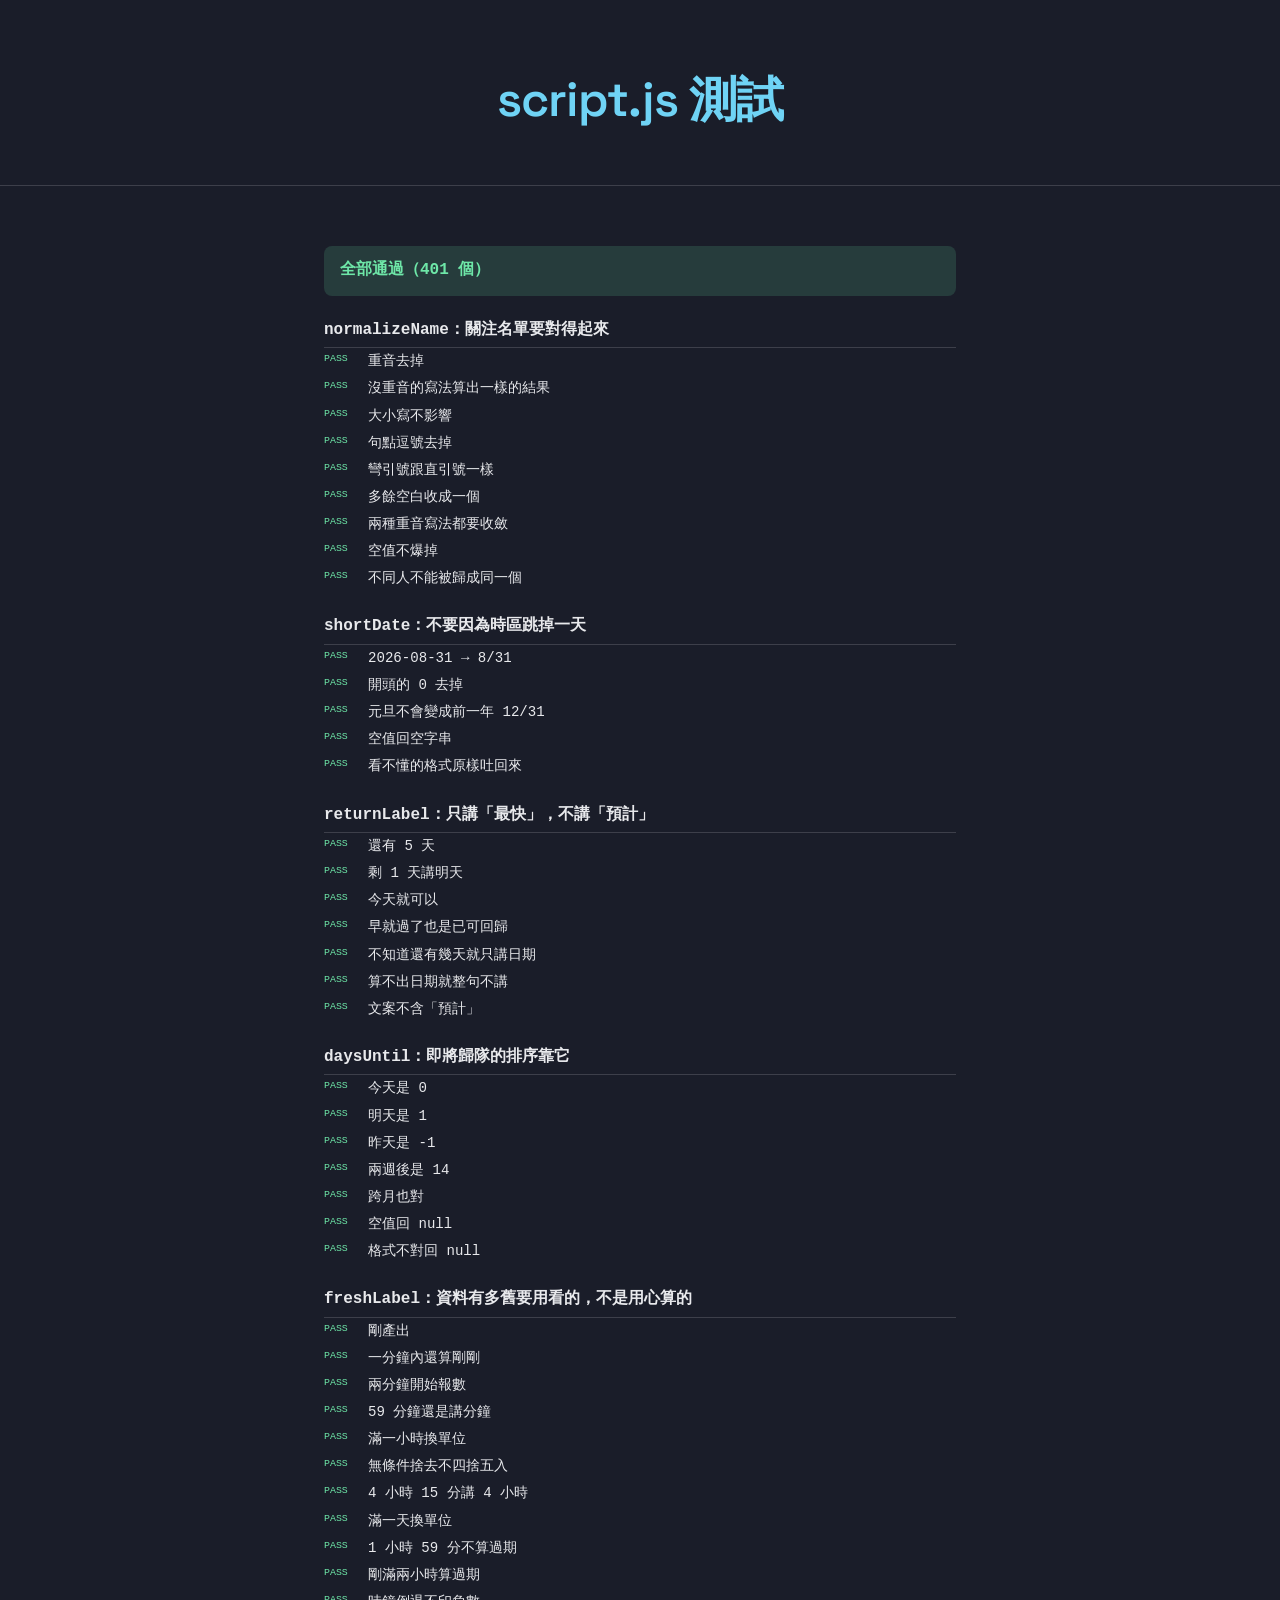
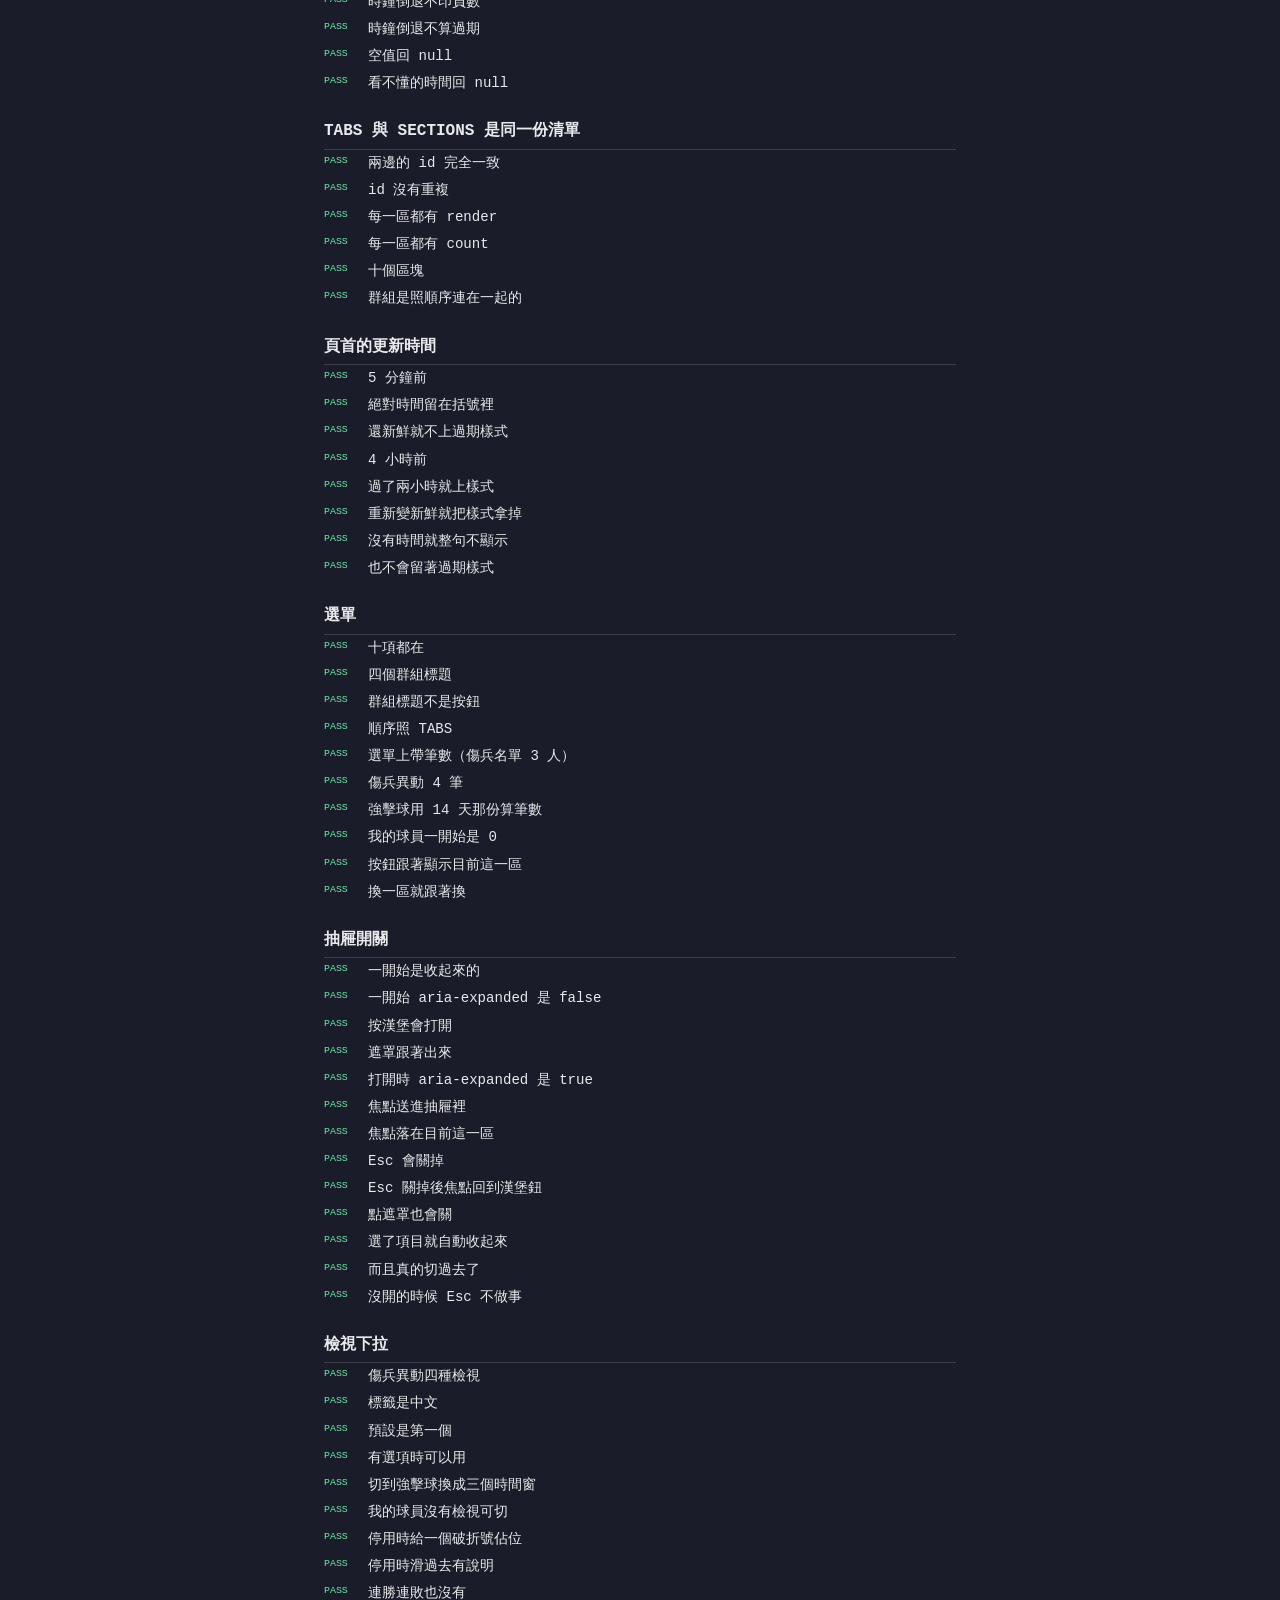
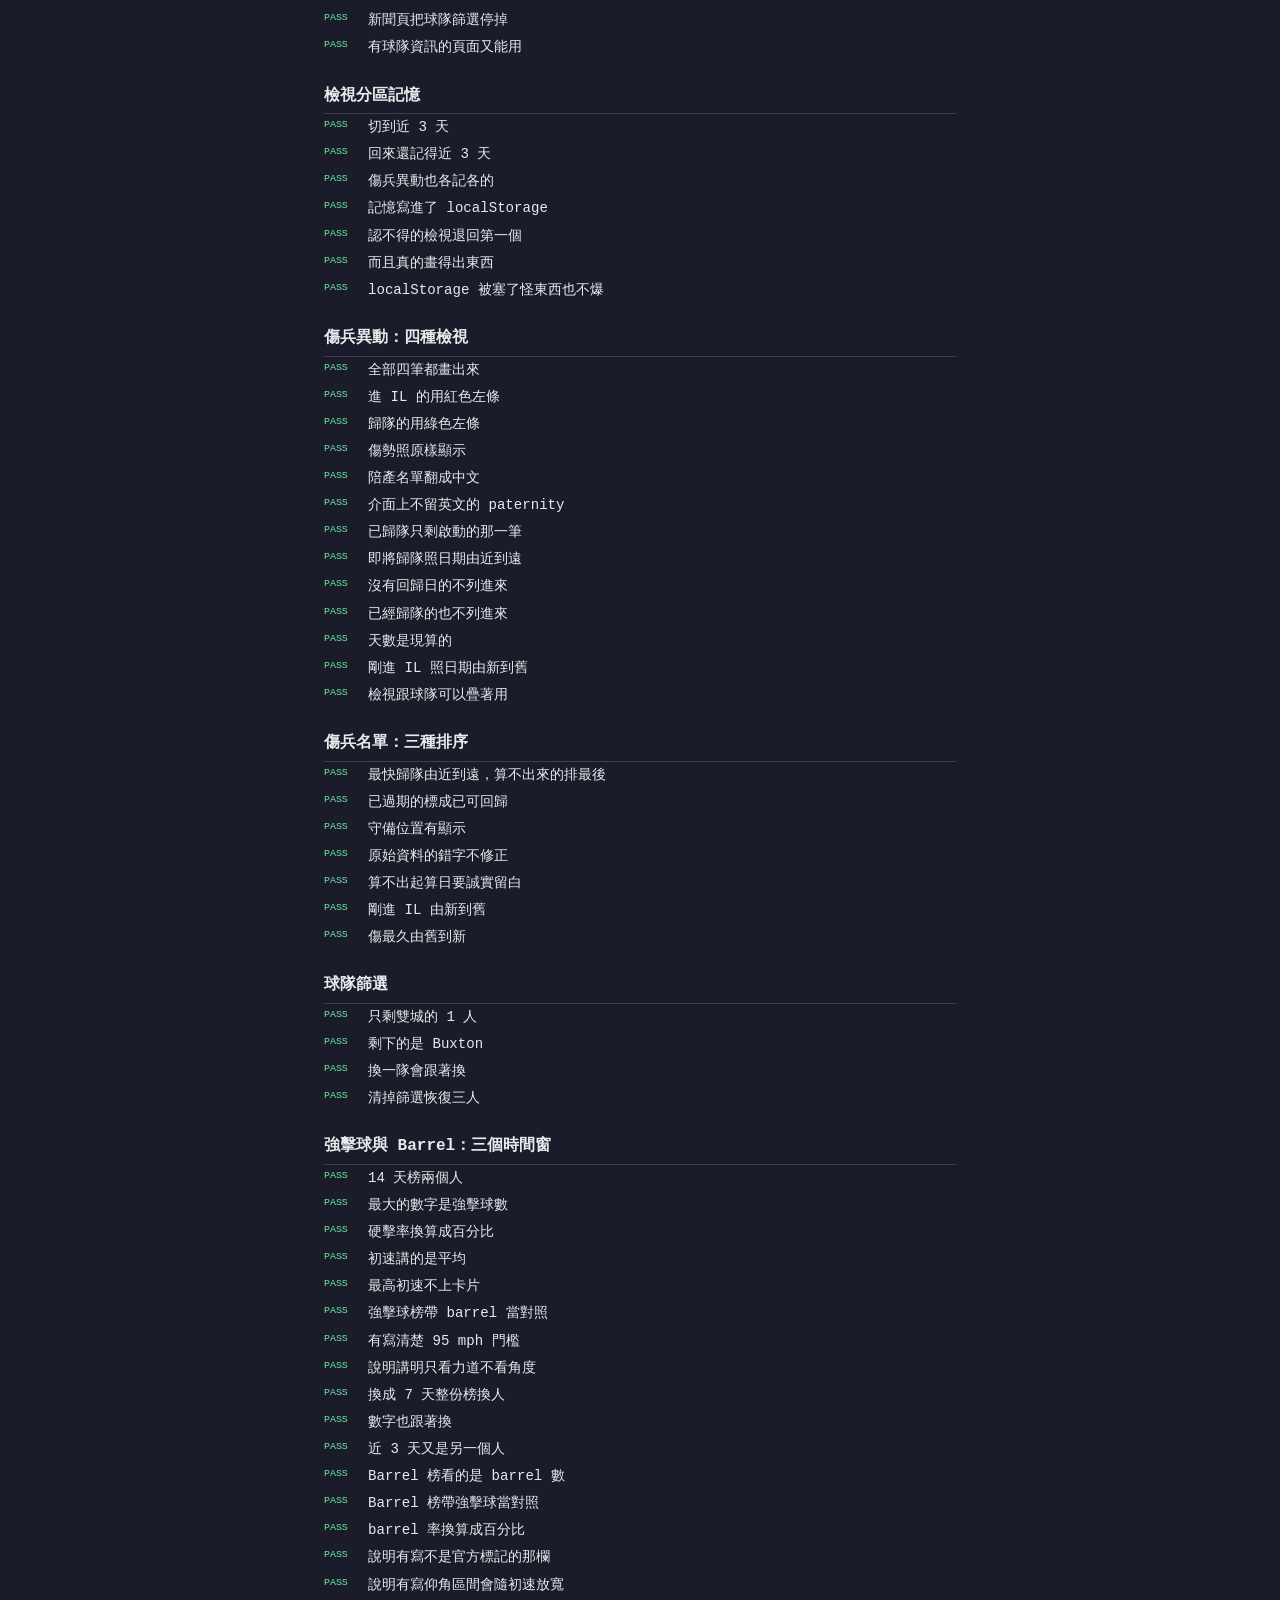
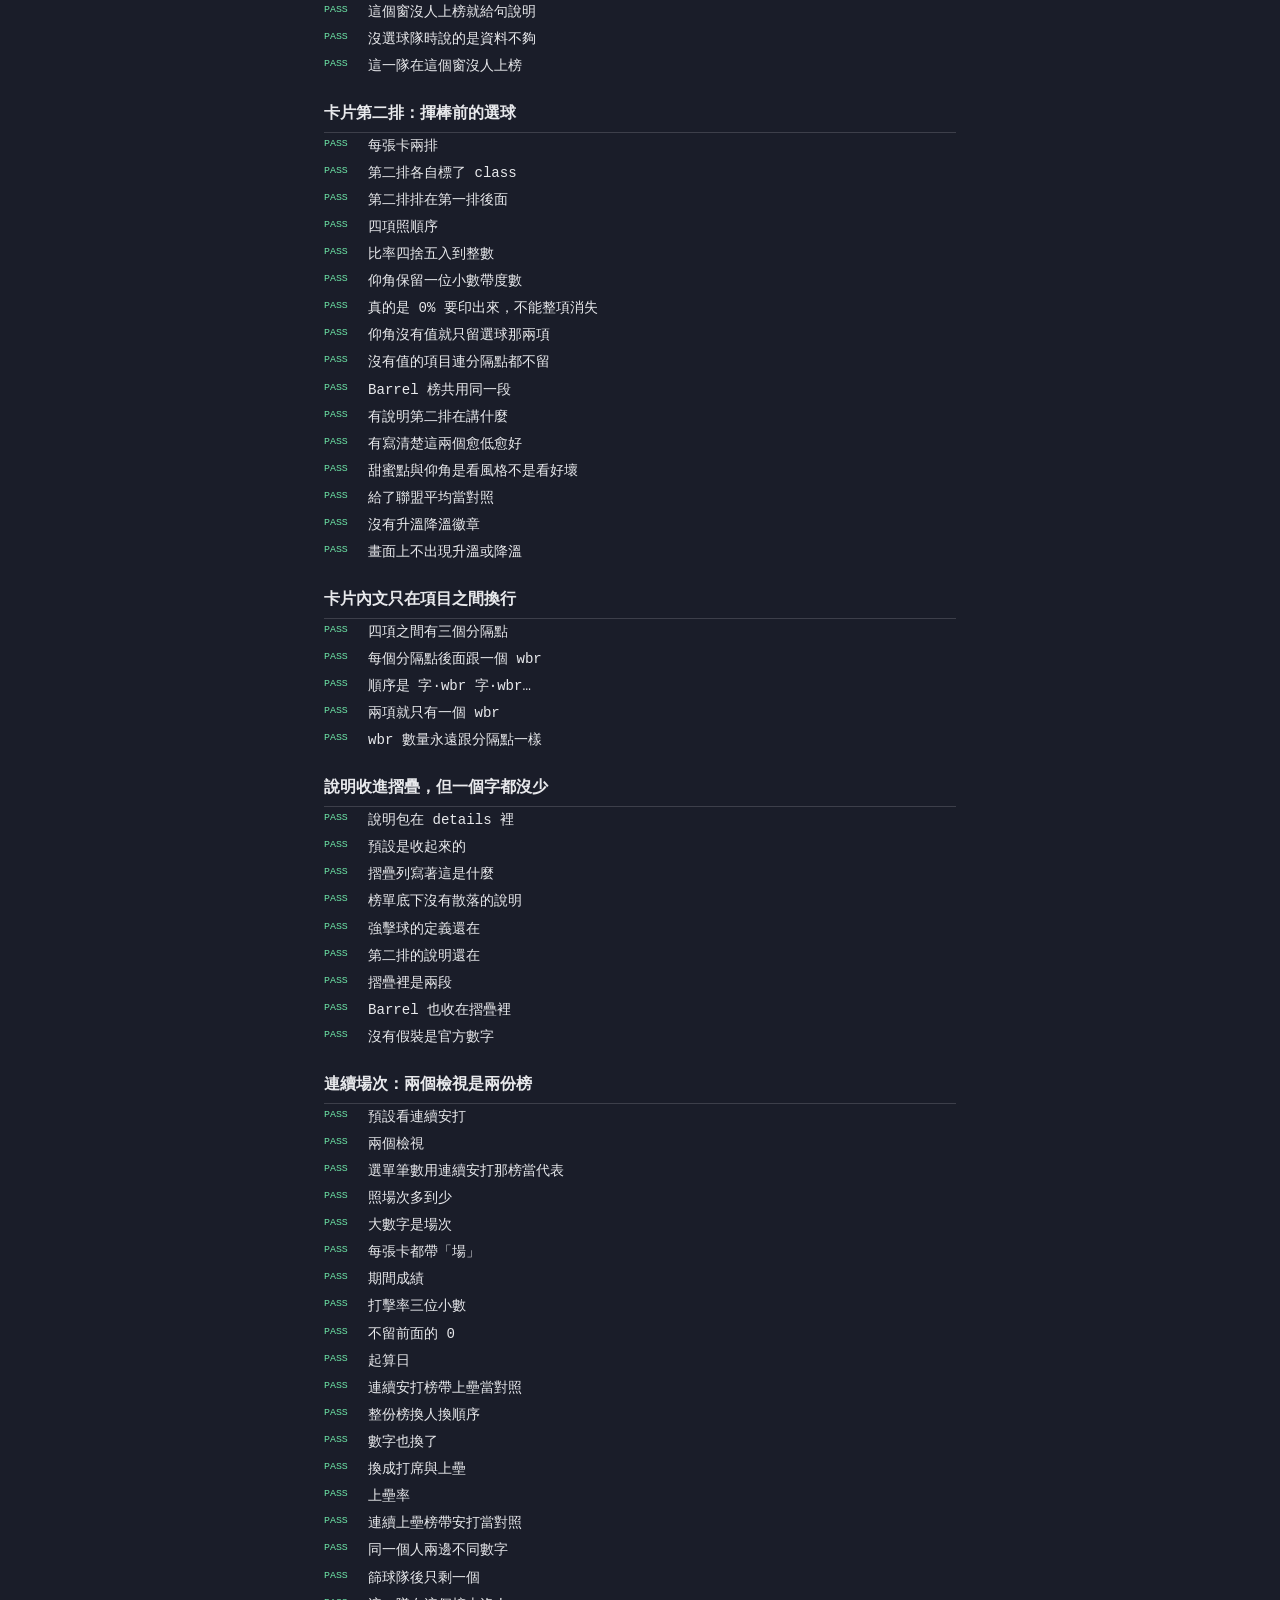
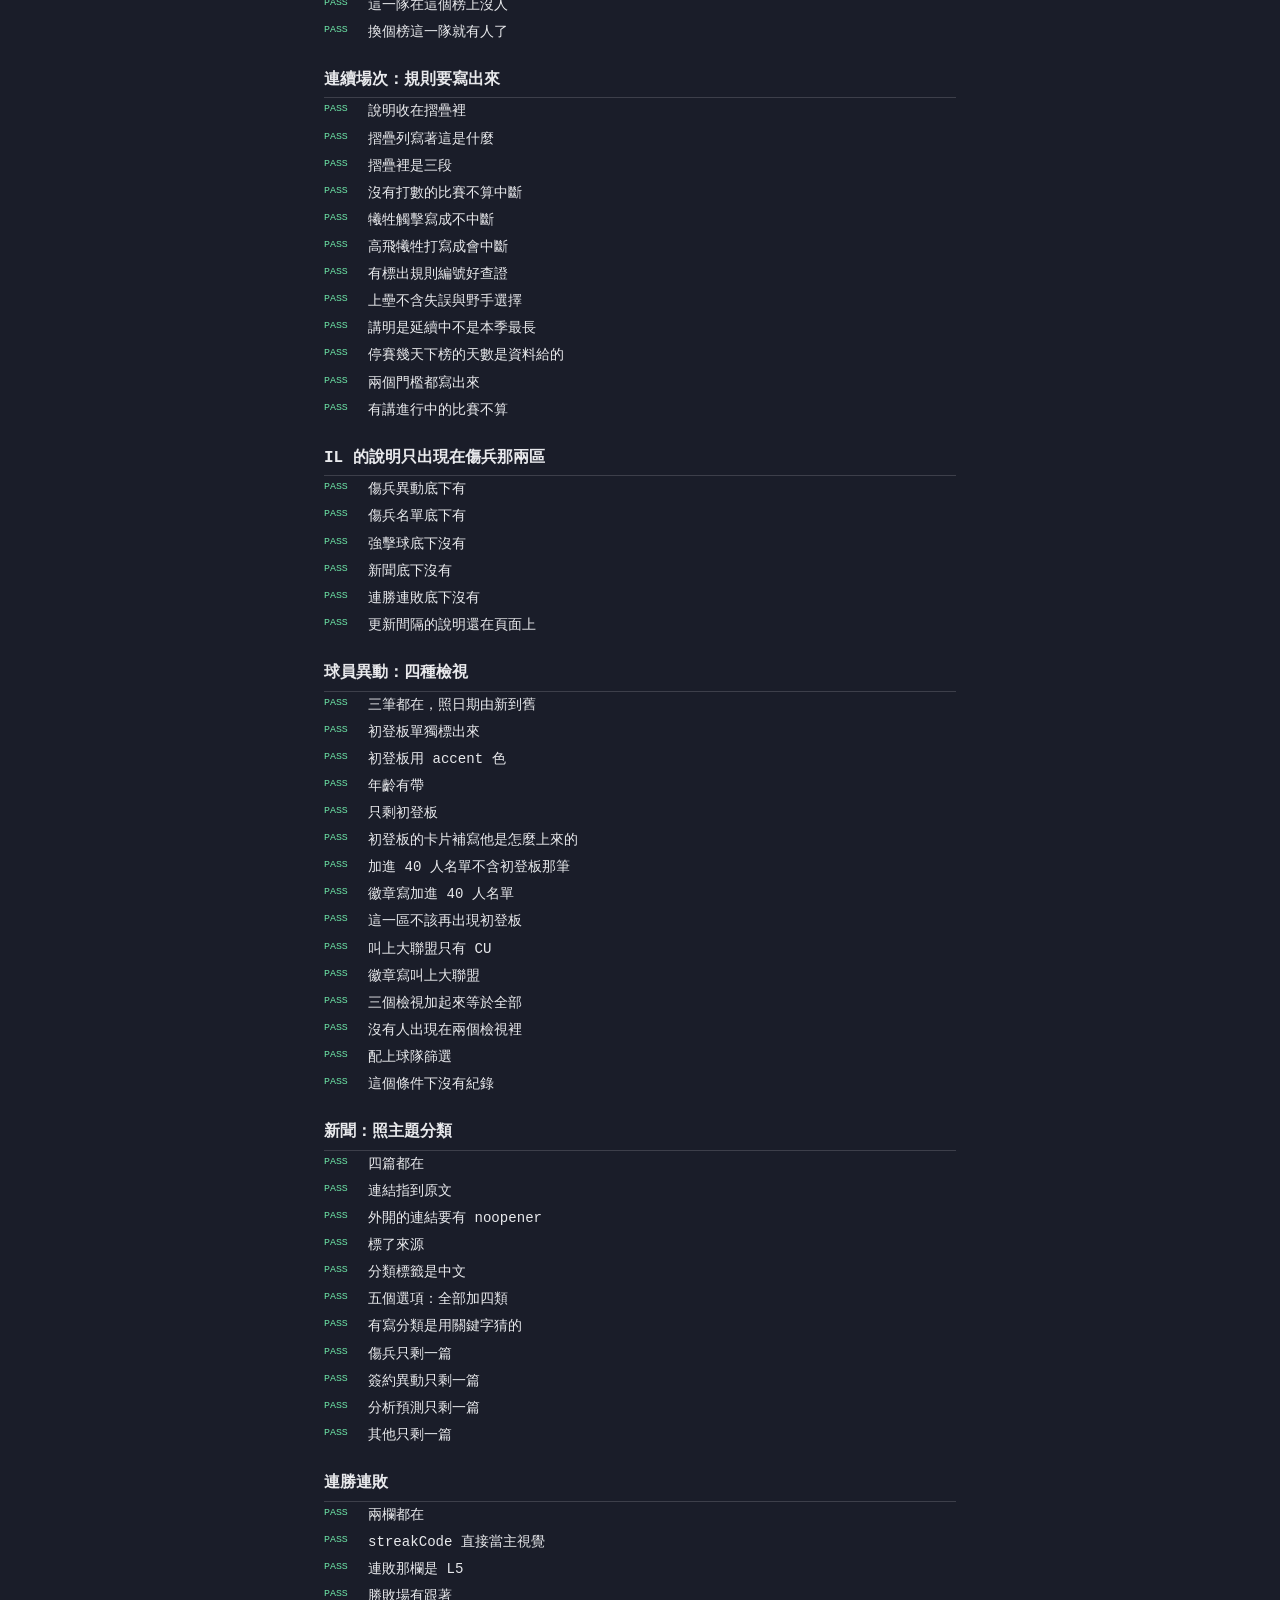
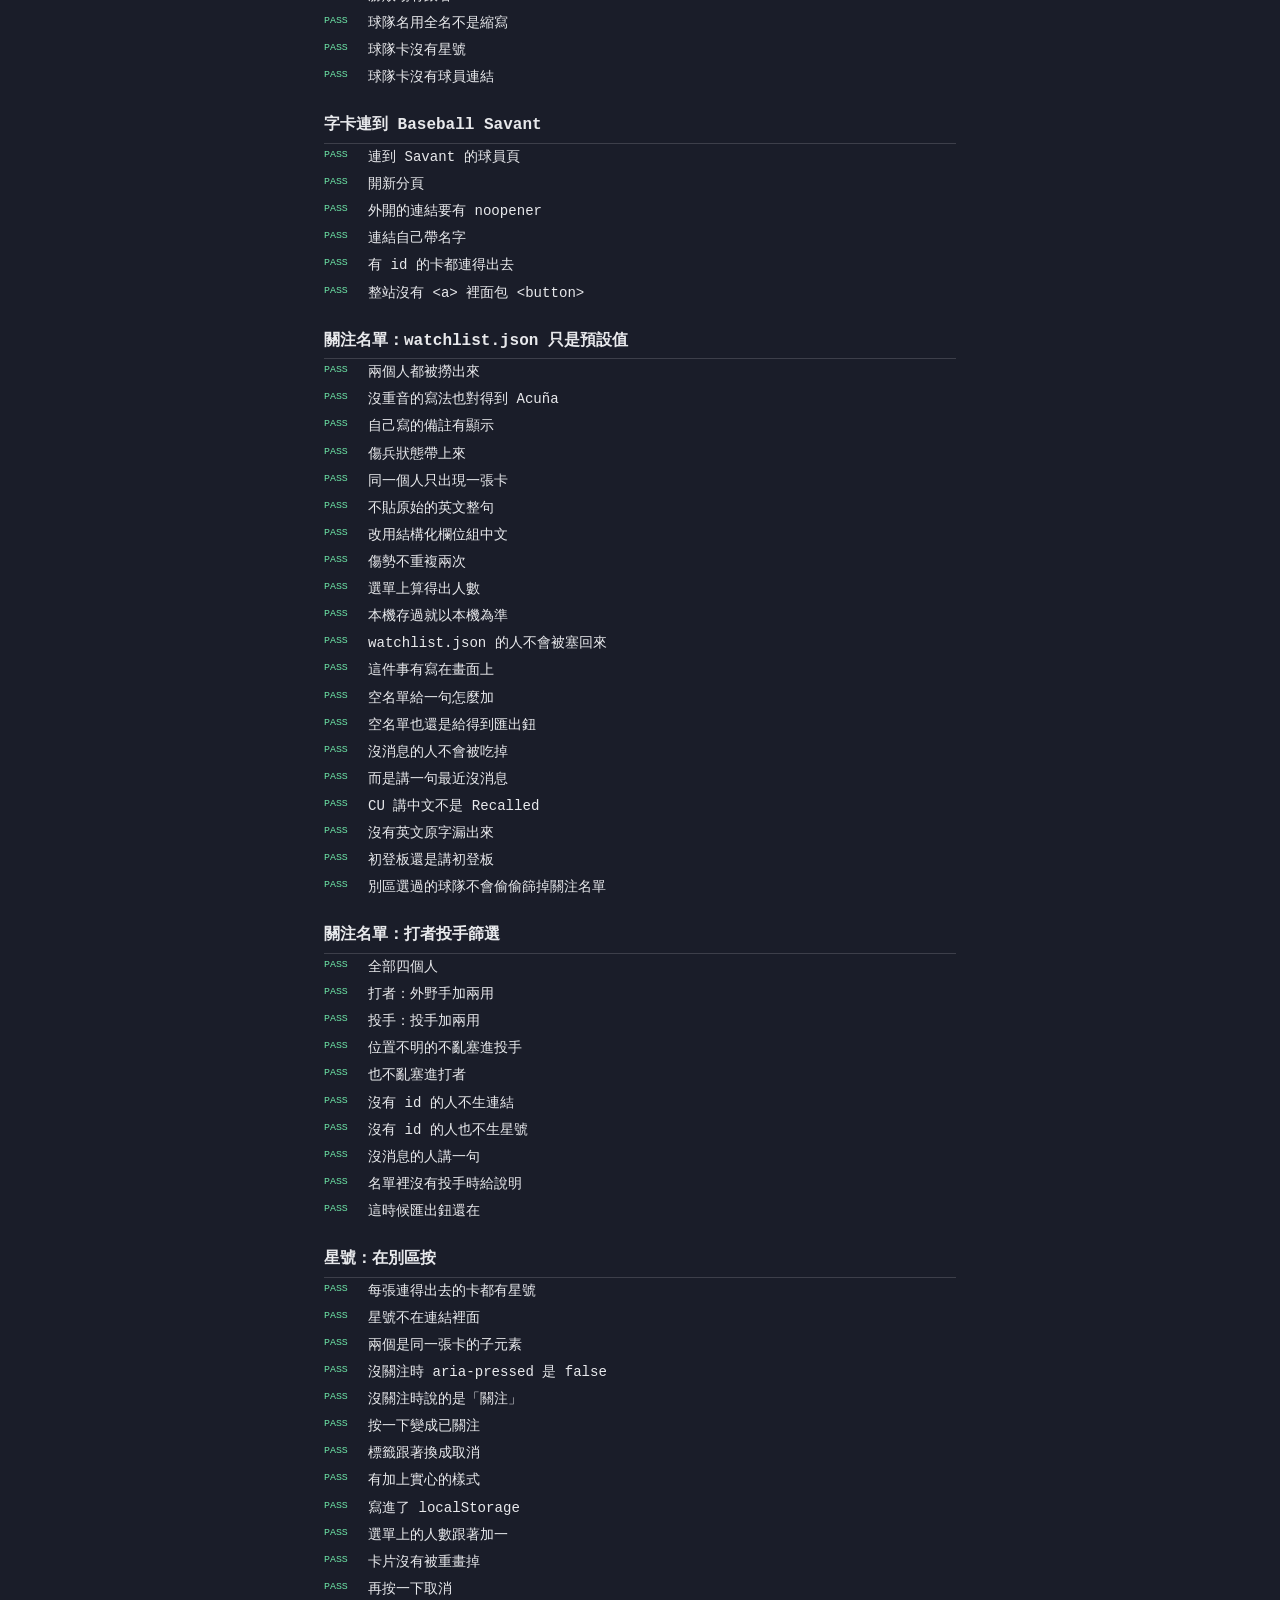
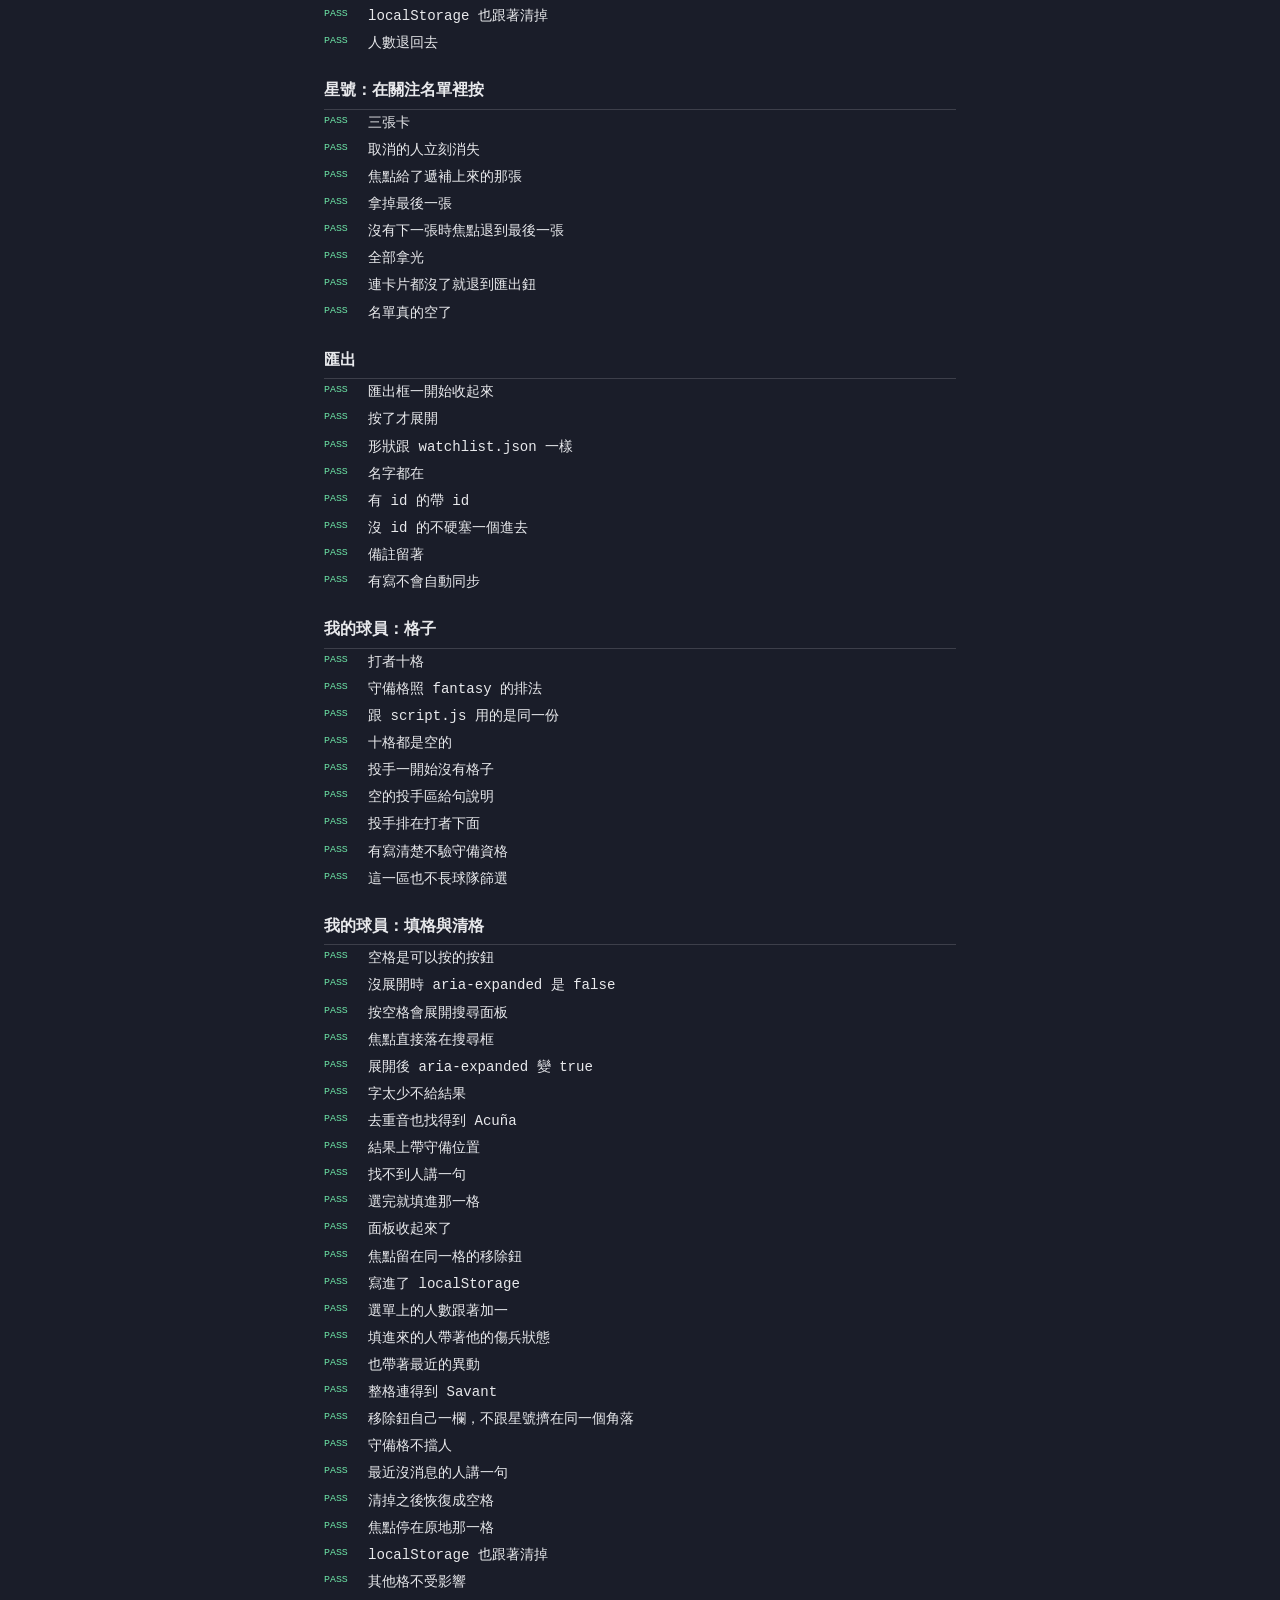
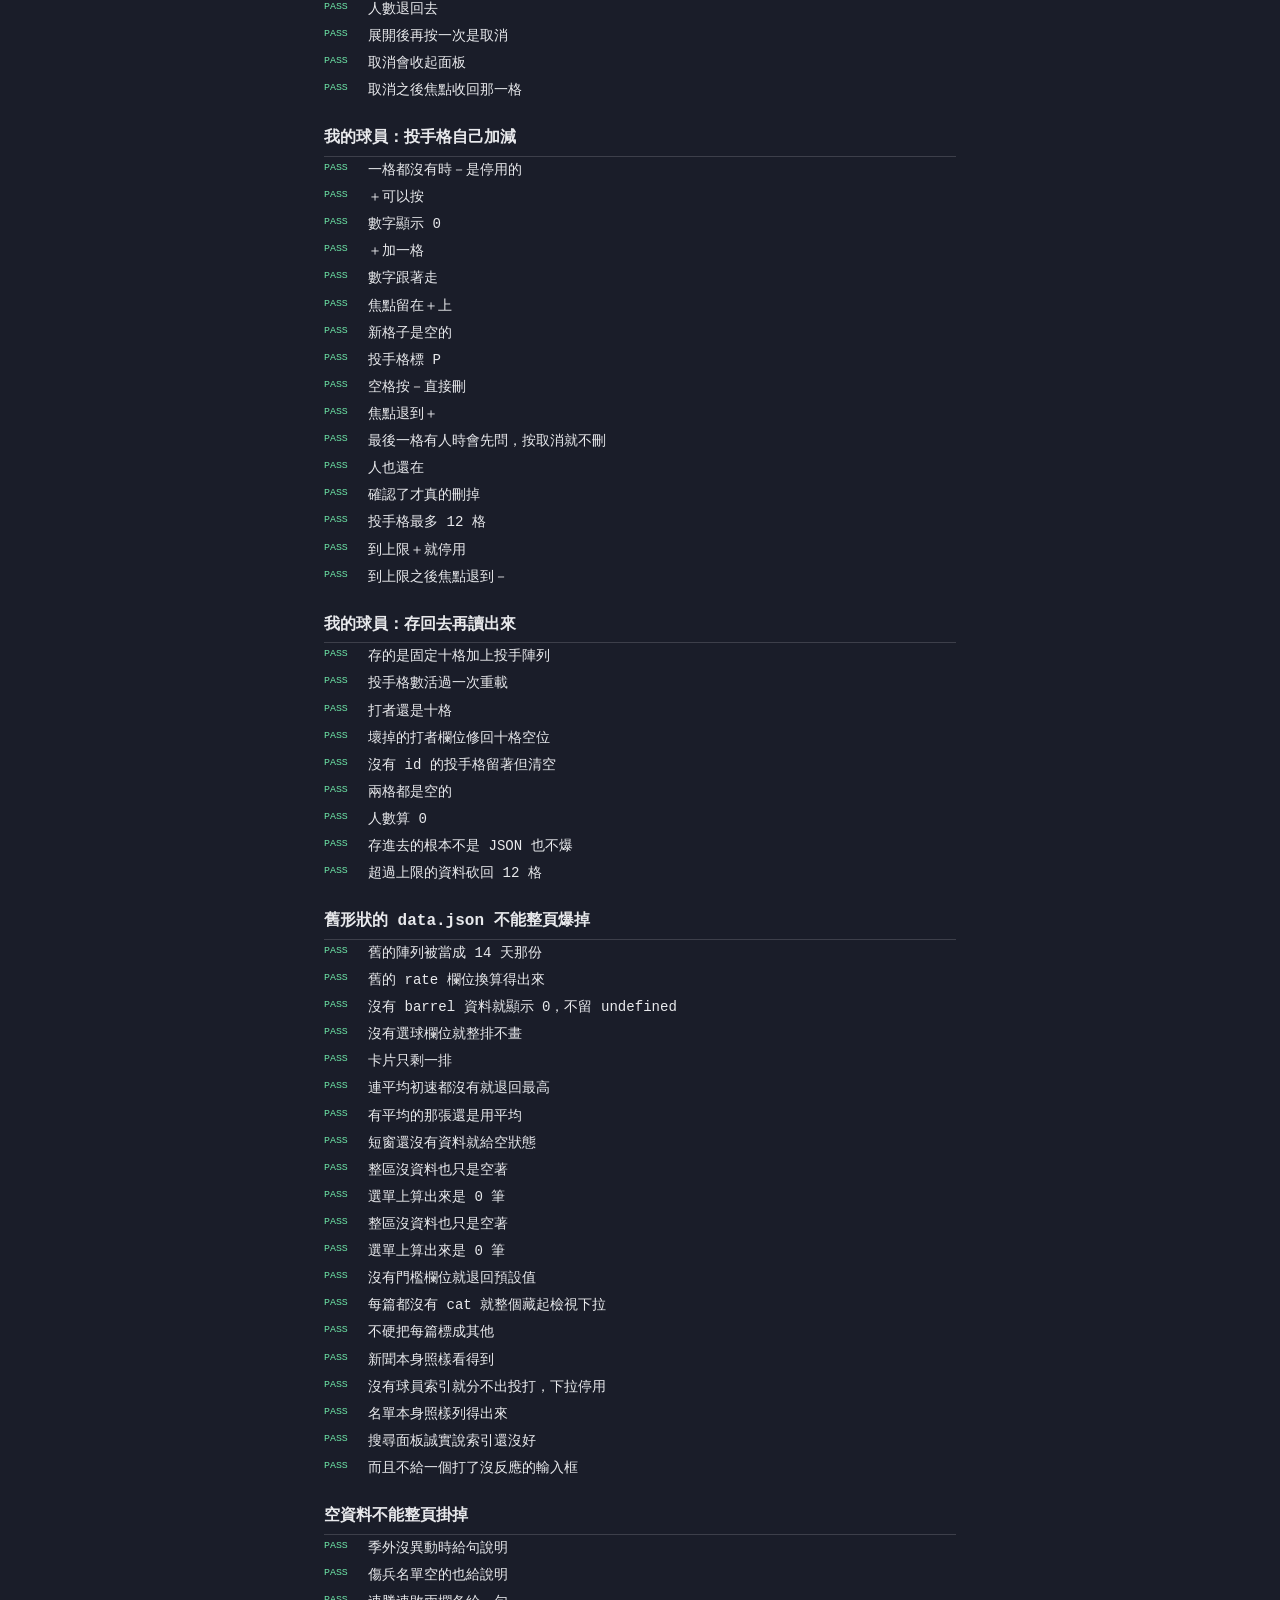
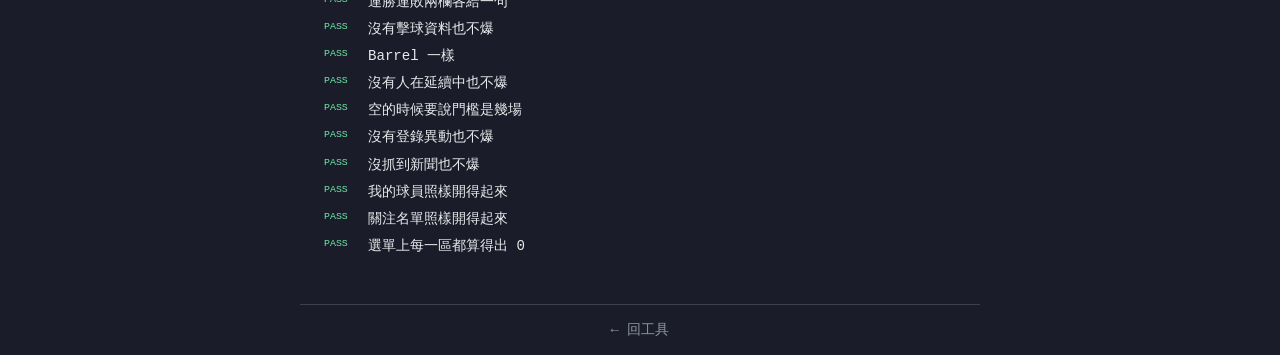
<file: tools/mlb/test.html>
<!DOCTYPE html>
<html lang="zh-Hant">
<head>
  <meta charset="UTF-8" />
  <meta name="viewport" content="width=device-width, initial-scale=1.0" />
  <title>script.js 測試</title>
  <!--
    沒有 build step 也沒有 node，所以測試就是一個網頁：打開就跑，紅的就是壞了。

    測資的形狀直接照抄 data.json 真實的欄位，但日期一律用「離今天幾天」算出來——
    寫死成 2026-09-06 的話，真實日期一過那天，凡是走 daysUntil() 的斷言就會
    無聲地翻成「已可回歸」。第一版吃過這個虧，不要再寫死。

    測試頁刻意不載 theme.js：底下的 summary 顏色是配深色底寫死的，
    跟著切成淺色反而讀不出紅綠。這頁固定深色就好。
  -->
  <link rel="stylesheet" href="../../style.css?v=12" />
  <style>
    body { font-family: ui-monospace, "Cascadia Code", Consolas, monospace; }
    .summary { padding: 12px 16px; border-radius: 8px; font-weight: 700; margin: 16px 0; }
    .summary.pass { background: rgba(110, 231, 168, 0.15); color: #6ee7a8; }
    .summary.fail { background: rgba(248, 113, 113, 0.15); color: #f87171; }
    .group { margin-top: 22px; font-weight: 700; border-bottom: 1px solid var(--border); padding-bottom: 4px; }
    .case { padding: 3px 0 3px 44px; position: relative; font-size: 0.88rem; line-height: 1.5; }
    .case::before { position: absolute; left: 0; top: 4px; font-size: 0.62rem; }
    .case.ok::before { content: "PASS"; color: #6ee7a8; }
    .case.no::before { content: "FAIL"; color: #f87171; }
    .case.no { background: rgba(248, 113, 113, 0.1); }
    .detail { color: #f87171; padding-left: 44px; font-size: 0.82rem; }
  </style>
</head>
<body>
  <header class="hero">
    <div class="container"><h1>script.js 測試</h1></div>
  </header>
  <main class="container" id="out"></main>

  <!--
    script.js 在載入當下就會抓這些元素、綁事件，少一個就整包掛掉，
    所以這裡放一份同 id 的替身讓它跑起來，再餵測資進去驗畫出來的結果。
    藏起來是因為這頁要看的是上面的 PASS/FAIL，不是渲染結果本身。

    這個替身不能用 hidden——display:none 的東西沒辦法接焦點，
    抽屜與我的球員那幾條「焦點有沒有送對地方」的測試會全部量到 body。
    改成挪到畫面外，一樣看不到，但還在算版面、還能 focus。
  -->
  <div id="stage" style="position:absolute; left:-9999px; top:0; width:600px;">
    <p id="summary"></p>
    <p id="stamp"></p>
    <button id="menu-btn" aria-expanded="false"><span id="menu-label"></span></button>
    <div id="nav-scrim" hidden></div>
    <nav id="nav-drawer" hidden>
      <button id="drawer-close"></button>
      <div id="nav-items"></div>
    </nav>
    <select id="view-select"></select>
    <select id="team-select"></select>
    <div id="board"></div>
  </div>

  <footer class="container"><p><a href="./">← 回工具</a></p></footer>

  <script src="script.js?v=10"></script>
  <script>
    const out = document.getElementById("out");
    let passed = 0;
    let failed = 0;

    function group(title) {
      const el = document.createElement("div");
      el.className = "group";
      el.textContent = title;
      out.appendChild(el);
    }

    /*
     * DOM 節點要用 === 比，不能走 JSON.stringify。
     * HTMLElement 沒有自己的可列舉屬性，stringify 出來一律是 "{}"——
     * 拿它比兩個節點的話「焦點回到漢堡鈕」這種斷言不管焦點在哪裡都會綠，
     * 等於白測。第一版就是這樣，這裡補回真正的比對。
     */
    function describe(v) {
      if (v instanceof Element) {
        return (
          "<" + v.tagName.toLowerCase() +
          (v.id ? "#" + v.id : "") +
          (v.className ? "." + String(v.className).trim().split(/\s+/).join(".") : "") +
          ">"
        );
      }
      if (v instanceof Node) return "[" + v.nodeName + "]";
      return JSON.stringify(v);
    }

    function check(label, actual, expected) {
      const isNode = actual instanceof Node || expected instanceof Node;
      const same = isNode
        ? actual === expected
        : JSON.stringify(actual) === JSON.stringify(expected);
      same ? passed++ : failed++;

      const el = document.createElement("div");
      el.className = "case " + (same ? "ok" : "no");
      el.textContent = label;
      out.appendChild(el);

      if (!same) {
        const d = document.createElement("div");
        d.className = "detail";
        d.textContent = `預期 ${describe(expected)}，實際 ${describe(actual)}`;
        out.appendChild(d);
      }
    }

    /* ---------------------------------------------------------- */

    group("normalizeName：關注名單要對得起來");
    {
      const n = MLB.normalizeName;
      // 這函式存在的唯一理由：watchlist 用純 ASCII 打，資料源是帶重音的
      check("重音去掉", n("Ronald Acuña Jr."), "ronald acuna jr");
      check("沒重音的寫法算出一樣的結果", n("Ronald Acuna Jr."), n("Ronald Acuña Jr."));
      check("大小寫不影響", n("AARON JUDGE"), "aaron judge");
      check("句點逗號去掉", n("Luis L. Ortiz"), "luis l ortiz");
      check("彎引號跟直引號一樣", n("Logan O’Hoppe"), n("Logan O'Hoppe"));
      check("多餘空白收成一個", n("  Cal   Raleigh  "), "cal raleigh");
      check("兩種重音寫法都要收斂", n("José Ramírez"), "jose ramirez");
      check("空值不爆掉", n(null), "");
      check("不同人不能被歸成同一個", n("Will Smith") === n("Will Smith Jr."), false);
    }

    group("shortDate：不要因為時區跳掉一天");
    {
      const d = MLB.shortDate;
      // new Date('2026-08-31') 會被當 UTC 午夜，在台北顯示會變成 8/30
      check("2026-08-31 → 8/31", d("2026-08-31"), "8/31");
      check("開頭的 0 去掉", d("2026-09-06"), "9/6");
      check("元旦不會變成前一年 12/31", d("2026-01-01"), "1/1");
      check("空值回空字串", d(""), "");
      check("看不懂的格式原樣吐回來", d("九月"), "九月");
    }

    group("returnLabel：只講「最快」，不講「預計」");
    {
      const r = MLB.returnLabel;
      check("還有 5 天", r("2026-09-06", 5), "最快 9/6 可回歸（還有 5 天）");
      check("剩 1 天講明天", r("2026-09-02", 1), "最快明天可回歸");
      check("今天就可以", r("2026-09-01", 0), "已可回歸");
      check("早就過了也是已可回歸", r("2026-08-20", -12), "已可回歸");
      check("不知道還有幾天就只講日期", r("2026-09-06", null), "最快 9/6 可回歸");
      check("算不出日期就整句不講", r(null, 3), "");
      // 標籤絕對不能寫成「預計」——這是規則算出來的最早資格日，不是傷勢預估
      check("文案不含「預計」", /預計/.test(r("2026-09-06", 5)), false);
    }

    /*
     * 離今天幾天 -> 'YYYY-MM-DD'。
     * 用 Date 的 setDate 讓它自己處理跨月跨年，比自己算安全。
     */
    function d(offset) {
      const t = new Date();
      t.setDate(t.getDate() + offset);
      const mm = String(t.getMonth() + 1).padStart(2, "0");
      const dd = String(t.getDate()).padStart(2, "0");
      return t.getFullYear() + "-" + mm + "-" + dd;
    }

    group("daysUntil：即將歸隊的排序靠它");
    {
      const u = MLB.daysUntil;
      // 這個數字刻意在前端現算，不用 data.json 裡的 daysUntil——
      // JSON 可能是幾小時前產的，跨過半夜就整整差一天
      check("今天是 0", u(d(0)), 0);
      check("明天是 1", u(d(1)), 1);
      check("昨天是 -1", u(d(-1)), -1);
      check("兩週後是 14", u(d(14)), 14);
      check("跨月也對", u(d(45)), 45);
      check("空值回 null", u(null), null);
      check("格式不對回 null", u("九月六日"), null);
    }

    group("freshLabel：資料有多舊要用看的，不是用心算的");
    {
      const f = MLB.freshLabel;
      // 固定住「現在」，不然這組測試的結果會隨著跑的時間變
      const now = new Date("2026-09-02T10:00:00Z");
      const ago = (mins) => new Date(now - mins * 60000).toISOString();

      check("剛產出", f(ago(0), now).text, "剛剛更新");
      check("一分鐘內還算剛剛", f(ago(1), now).text, "剛剛更新");
      check("兩分鐘開始報數", f(ago(2), now).text, "2 分鐘前更新");
      check("59 分鐘還是講分鐘", f(ago(59), now).text, "59 分鐘前更新");
      check("滿一小時換單位", f(ago(60), now).text, "1 小時前更新");
      check("無條件捨去不四捨五入", f(ago(119), now).text, "1 小時前更新");
      // 這就是使用者回報的那次：台北 18:00 看到 13:47 的資料
      check("4 小時 15 分講 4 小時", f(ago(255), now).text, "4 小時前更新");
      check("滿一天換單位", f(ago(1440), now).text, "1 天前更新");

      // 兩小時是分界線：排程正常時不該亮，漏掉好幾輪才亮
      check("1 小時 59 分不算過期", f(ago(119), now).stale, false);
      check("剛滿兩小時算過期", f(ago(120), now).stale, true);

      /*
       * 訪客的時鐘比產檔的機器慢就會算出負數。沒有夾到 0 的話，
       * 畫面上會出現「-43 分鐘前更新」——那比不顯示還糟，看起來像壞了。
       */
      check("時鐘倒退不印負數", f(ago(-43), now).text, "剛剛更新");
      check("時鐘倒退不算過期", f(ago(-43), now).stale, false);

      // 回 null 而不是空字串，呼叫端才分得出「沒有時間」跟「時間是空的」
      check("空值回 null", f(null, now), null);
      check("看不懂的時間回 null", f("九月二日", now), null);
    }

    /* ---------------------------------------------------------- */

    const TEAMS = [
      { id: 142, name: "Minnesota Twins", abbr: "MIN", league: "American League", division: "AL Central" },
      { id: 143, name: "Philadelphia Phillies", abbr: "PHI", league: "National League", division: "NL East" },
      { id: 136, name: "Seattle Mariners", abbr: "SEA", league: "American League", division: "AL West" },
    ];

    /*
     * players.json 的形狀：一列一個陣列 [id, name, pos, teamId]，
     * 欄位名寫在檔案的 fields 裡。用陣列存純粹是為了體積（38KB vs 66KB）。
     */
    const INDEX = {
      generatedAt: d(0) + "T15:15:07Z",
      fields: ["id", "name", "pos", "teamId"],
      players: [
        [621439, "Byron Buxton", "CF", 142],
        [700001, "Comeback Kid", "1B", 143],
        [700002, "Ronald Acuña Jr.", "RF", 143],
        [700003, "No Start Date", "P", 136],
        [700004, "Fresh Debut", "SS", 142],
        [700005, "Shuttle Guy", "RP", 143],
        [700006, "New Dad", "C", 136],
        // 兩用球員：篩打者跟篩投手都要看得到他
        [700007, "Shohei Ohtani", "TWP", 143],
        [700008, "Soon Back", "LF", 142],
        [700009, "Contract Guy", "RP", 136],
        [665487, "Fernando Tatis Jr.", "RF", 143],
        [691406, "Junior Caminero", "3B", 136],
      ],
    };

    const DATA = {
      generatedAt: d(0) + "T15:15:07Z",
      season: 2026,
      windows: { moves: 7, hardHit: 14, callups: 14, streakActive: 3 },
      teams: TEAMS,
      ilMoves: [
        {
          playerId: 621439, name: "Byron Buxton", teamId: 142, date: d(-3),
          action: "placed", listKind: "injured", days: 10,
          injury: "Right hip impingement.", earliestReturn: d(5),
          description: "placed CF Byron Buxton on the 10-day injured list.",
        },
        {
          playerId: 700001, name: "Comeback Kid", teamId: 143, date: d(-2),
          action: "activated", listKind: "injured", days: 10,
          injury: "", earliestReturn: null,
          description: "activated Comeback Kid from the 10-day injured list.",
        },
        {
          playerId: 700006, name: "New Dad", teamId: 136, date: d(-1),
          action: "placed", listKind: "paternity", days: null,
          injury: null, earliestReturn: null,
          description: "placed C New Dad on the paternity list.",
        },
        {
          playerId: 700008, name: "Soon Back", teamId: 142, date: d(-5),
          action: "placed", listKind: "injured", days: 10,
          injury: "Left oblique strain.", earliestReturn: d(2),
          description: "placed LF Soon Back on the 10-day injured list.",
        },
      ],
      ilBoard: [
        {
          playerId: 621439, name: "Byron Buxton", teamId: 142, pos: "CF",
          status: "D10", statusDesc: "Injured 10-Day", injury: "Right hip impingement.",
          startDate: d(-5), earliestReturn: d(5), daysUntil: 5,
        },
        {
          playerId: 700002, name: "Ronald Acuña Jr.", teamId: 143, pos: "RF",
          status: "D60", statusDesc: "Injured 60-Day", injury: "Left wrist tracture",
          startDate: d(-90), earliestReturn: d(-30), daysUntil: -30,
        },
        {
          playerId: 700003, name: "No Start Date", teamId: 136, pos: "P",
          status: "D15", statusDesc: "Injured 15-Day", injury: "",
          startDate: null, earliestReturn: null, daysUntil: null,
        },
      ],
      /*
       * 三個時間窗都從同一份快取算，所以榜單會整份換人，不是只換數字。
       *
       * 每一列排成三行對應卡片上的三段：身分、接觸品質（第一排）、選球（第二排）。
       * 選球那四個數字的分母各自不同（帶外球數、揮棒數、有仰角的擊球數），
       * 所以它們彼此之間、以及跟 battedBalls 之間都不該對得起來——
       * 這裡刻意用實際頁面上量到的 Tatis 那張卡的數字，不要為了好記把它們湊成整數。
       */
      hardHits: {
        d14: [
          {
            playerId: 665487, name: "Fernando Tatis Jr.", teamId: 143, games: 12,
            hardHits: 28, barrels: 9, battedBalls: 44, hardHitRate: 0.636, barrelRate: 0.2, maxEV: 115.1, avgEV: 92.1,
            pitches: 214, chaseRate: 0.262, whiffRate: 0.248, sweetSpotRate: 0.5, avgLA: 2.5,
          },
          {
            playerId: 691406, name: "Junior Caminero", teamId: 136, games: 13,
            hardHits: 23, barrels: 7, battedBalls: 43, hardHitRate: 0.535, barrelRate: 0.163, maxEV: 116.9, avgEV: 95.9,
            pitches: 207, chaseRate: 0.361, whiffRate: 0.357, sweetSpotRate: 0.349, avgLA: 7.9,
          },
        ],
        d7: [
          {
            playerId: 691406, name: "Junior Caminero", teamId: 136, games: 6,
            hardHits: 12, barrels: 4, battedBalls: 21, hardHitRate: 0.571, barrelRate: 0.190, maxEV: 116.9, avgEV: 95.2,
            pitches: 98, chaseRate: 0.34, whiffRate: 0.318, sweetSpotRate: 0.381, avgLA: 9.4,
          },
        ],
        d3: [
          /*
           * 這一列刻意是殘缺的，因為它是兩件事的唯一測資：
           *   chaseRate: 0  —— 真的一顆帶外球都沒揮，跟「沒面對過帶外球」是兩回事
           *   仰角兩欄 null —— 逐球資料有、但這幾場的擊球都沒有仰角紀錄
           * 兩組數字的分母本來就分開算，所以一邊有一邊沒有是真的會發生的狀態。
           */
          {
            playerId: 700007, name: "Shohei Ohtani", teamId: 143, games: 3,
            hardHits: 5, barrels: 2, battedBalls: 9, hardHitRate: 0.556, barrelRate: 0.222, maxEV: 114.0, avgEV: 94.0,
            pitches: 41, chaseRate: 0, whiffRate: 0.222, sweetSpotRate: null, avgLA: null,
          },
        ],
      },
      barrels: {
        d14: [
          {
            playerId: 665487, name: "Fernando Tatis Jr.", teamId: 143, games: 12,
            hardHits: 28, barrels: 9, battedBalls: 44, hardHitRate: 0.636, barrelRate: 0.2, maxEV: 115.1, avgEV: 92.1,
            pitches: 214, chaseRate: 0.262, whiffRate: 0.248, sweetSpotRate: 0.5, avgLA: 2.5,
          },
        ],
        d7: [
          {
            playerId: 691406, name: "Junior Caminero", teamId: 136, games: 6,
            hardHits: 12, barrels: 4, battedBalls: 21, hardHitRate: 0.571, barrelRate: 0.190, maxEV: 116.9, avgEV: 95.2,
            pitches: 98, chaseRate: 0.34, whiffRate: 0.318, sweetSpotRate: 0.381, avgLA: 9.4,
          },
        ],
        d3: [],
      },
      callups: [
        { playerId: 700004, name: "Fresh Debut", teamId: 142, pos: "SS", date: d(-4), type: "SE", typeDesc: "Selected", isDebut: true, age: 21 },
        { playerId: 700005, name: "Shuttle Guy", teamId: 143, pos: "RP", date: d(-2), type: "CU", typeDesc: "Recalled", isDebut: false, age: 27 },
        { playerId: 700009, name: "Contract Guy", teamId: 136, pos: "RP", date: d(-1), type: "SE", typeDesc: "Selected", isDebut: false, age: 29 },
      ],
      streaks: {
        wins: [{ teamId: 143, code: "W5", n: 5, wins: 78, losses: 60, type: "wins" }],
        losses: [{ teamId: 136, code: "L5", n: 5, wins: 64, losses: 74, type: "losses" }],
      },
      /*
       * 連續場次。兩個榜刻意不是同一批人也不是同一個數字——
       * 同一個人在兩邊的場次本來就會不一樣（連續安打會被 0 安的比賽斷掉，
       * 連續上壘不會），寫成一樣的話「檢視有沒有真的切過去」就測不出來。
       *
       * Streak Man 的連續安打是 12 場、上壘 15 場，差的三場是他有上壘沒安打；
       * Walk Machine 只在上壘榜上，他 22 場裡只有 6 支安打，其餘靠選球。
       */
      hitStreaks: {
        hit: [
          { playerId: 665487, name: "Streak Man", teamId: 143, games: 12, since: d(-13), last: d(0), ab: 48, hits: 20, pa: 55, onBase: 26 },
          { playerId: 691406, name: "Short Streak", teamId: 136, games: 6, since: d(-6), last: d(0), ab: 23, hits: 8, pa: 26, onBase: 10 },
        ],
        onBase: [
          { playerId: 700008, name: "Walk Machine", teamId: 142, games: 22, since: d(-24), last: d(-1), ab: 70, hits: 6, pa: 95, onBase: 33 },
          { playerId: 665487, name: "Streak Man", teamId: 143, games: 15, since: d(-16), last: d(0), ab: 60, hits: 22, pa: 69, onBase: 31 },
        ],
      },
      hitStreakMin: { hit: 5, onBase: 10 },
      news: [
        { title: "Buxton hits the IL with hip impingement", link: "https://example.com/a", source: "MLB Trade Rumors", date: d(0) + "T10:00:00Z", cat: "injury" },
        { title: "Pirates Select Christian Bethancourt", link: "https://example.com/b", source: "MLB Trade Rumors", date: d(0) + "T09:00:00Z", cat: "move" },
        { title: "Week 22 Waiver Wire Rankings", link: "https://example.com/c", source: "Rotoworld", date: d(-1) + "T08:00:00Z", cat: "analysis" },
        { title: "Manager talks lineup construction", link: "https://example.com/d", source: "MLB.com", date: d(-1) + "T07:00:00Z", cat: "other" },
      ],
      hotStats: [],
      source: "MLB Stats API",
    };

    // 故意用沒有重音的寫法，驗 normalizeName 真的接在關注名單的比對路徑上
    const WATCH = { players: [{ name: "Byron Buxton" }, { name: "Ronald Acuna Jr.", note: "OF1" }] };

    const board = document.getElementById("board");
    const teamSelect = document.getElementById("team-select");
    const viewSelect = document.getElementById("view-select");
    const tabs = document.getElementById("nav-items");
    const menuBtn = document.getElementById("menu-btn");
    const drawer = document.getElementById("nav-drawer");
    const scrim = document.getElementById("nav-scrim");

    /*
     * 測試會反覆餵同一份測資，但 normalizeData() 會就地改寫 payload
     * （舊形狀的 hardHits 陣列會被換成物件、每列補上 hardHitRate）。
     * 每次都給一份新的複本，不然第二次測到的已經是被改過的東西。
     */
    const clone = (o) => JSON.parse(JSON.stringify(o));

    const STORE_KEYS = ["mlb:tab", "mlb:views", "mlb:watch", "mlb:roster"];

    function seed(store) {
      STORE_KEYS.forEach(function (k) {
        try { localStorage.removeItem(k); } catch (err) { /* 無痕模式 */ }
      });
      Object.keys(store || {}).forEach(function (k) {
        try { localStorage.setItem(k, JSON.stringify(store[k])); } catch (err) { /* 同上 */ }
      });
    }

    // 清乾淨 localStorage、餵一份全新的測資，等於「重開一次頁面」
    function load(store, payload, watch, index) {
      seed(store);
      MLB.applyData(
        clone(payload || DATA),
        watch === undefined ? WATCH : watch,
        index === undefined ? INDEX : index
      );
    }

    function readStore(key) {
      try { return JSON.parse(localStorage.getItem(key)); } catch (err) { return null; }
    }

    function showTab(label) {
      const btn = Array.prototype.filter.call(tabs.querySelectorAll(".nav-item"), (b) =>
        b.textContent.indexOf(label) === 0
      )[0];
      if (!btn) throw new Error("找不到區塊：" + label);
      btn.click();
    }

    function navCount(label) {
      const btn = Array.prototype.filter.call(tabs.querySelectorAll(".nav-item"), (b) =>
        b.textContent.indexOf(label) === 0
      )[0];
      return Number(btn.querySelector(".nav-count").textContent);
    }

    function esc() {
      document.dispatchEvent(new KeyboardEvent("keydown", { key: "Escape" }));
    }

    function pickTeam(id) {
      teamSelect.value = String(id);
      teamSelect.dispatchEvent(new Event("change"));
    }

    function pickView(id) {
      viewSelect.value = String(id);
      viewSelect.dispatchEvent(new Event("change"));
    }

    const texts = (sel, root) =>
      Array.prototype.map.call((root || board).querySelectorAll(sel), (n) => n.textContent);

    const optionValues = () => Array.prototype.map.call(viewSelect.options, (o) => o.value);
    const optionLabels = () => Array.prototype.map.call(viewSelect.options, (o) => o.textContent);

    /*
     * 卡片上的名字。.card-name 裡面前面還疊了一個守備位置的 span，
     * 直接讀 textContent 會拿到 "CFByron Buxton"，只取最後那個文字節點。
     */
    const names = () =>
      Array.prototype.map.call(board.querySelectorAll(".card-name"), (n) =>
        n.lastChild ? n.lastChild.textContent : ""
      );

    const slotSel = (kind, i) => '[data-slot="' + kind + "-" + i + '"]';
    const slotCount = (kind) => board.querySelectorAll('[data-slot^="' + kind + '-"]').length;
    const slotLabels = (kind) =>
      Array.prototype.map.call(
        board.querySelectorAll('[data-slot^="' + kind + '-"] .slot-label'),
        (n) => n.textContent
      );

    function typeIn(input, text) {
      input.value = text;
      input.dispatchEvent(new Event("input"));
    }

    function fillSlot(kind, index, query) {
      board.querySelector(slotSel(kind, index) + " .slot-empty").click();
      typeIn(board.querySelector(".picker-input"), query);
      const hit = board.querySelector(".picker-hit");
      if (!hit) throw new Error("搜尋不到：" + query);
      hit.click();
    }

    /*
     * 測試會一直切分頁、按星號、填名單，這些全部寫在跟正式頁共用的 localStorage 上。
     * 跑完把使用者原本的四個 key 都還回去——不是只有 mlb:tab，
     * 不然開一次測試頁就會把他的關注名單跟我的球員洗掉。
     */
    const savedStore = {};
    STORE_KEYS.forEach(function (k) {
      try { savedStore[k] = localStorage.getItem(k); } catch (err) { savedStore[k] = null; }
    });

    let restored = false;
    function restoreStore() {
      if (restored) return;
      restored = true;
      STORE_KEYS.forEach(function (k) {
        try {
          if (savedStore[k] === null) localStorage.removeItem(k);
          else localStorage.setItem(k, savedStore[k]);
        } catch (err) {
          /* 無痕模式本來就存不進去，沒什麼好還的 */
        }
      });
    }

    function report() {
      const summary = document.createElement("div");
      summary.className = "summary " + (failed ? "fail" : "pass");
      summary.textContent = failed
        ? `${failed} 個失敗 / 共 ${passed + failed} 個`
        : `全部通過（${passed} 個）`;
      out.insertBefore(summary, out.firstChild);
      document.title = (failed ? `${failed} FAIL` : "PASS") + " — script.js 測試";
    }

    /*
     * 測到一半丟例外的話，後面的還原跟結算都不會跑——畫面上只會停在半路、
     * 沒有紅字也沒有總結，而使用者的名單會被留在測試資料上。
     * 掛在 error 上補做這兩件事：這正是最需要它們的時候。
     */
    window.addEventListener("error", function (e) {
      restoreStore();
      check("測試跑到一半丟例外：" + (e.message || e.error), false, true);
      report();
    });

    load({});

    /* ---------------------------------------------------------- */

    group("TABS 與 SECTIONS 是同一份清單");
    {
      const tabIds = MLB.TABS.map((t) => t.id).sort();
      const secIds = Object.keys(MLB.SECTIONS).sort();
      // 分頁定義跟畫法定義分成兩個物件，漏掉一邊就會在切過去的當下才爆炸。
      // 這條測試就是為了讓它在這裡先紅，而不是在使用者面前。
      check("兩邊的 id 完全一致", tabIds, secIds);
      check("id 沒有重複", tabIds.length, new Set(tabIds).size);
      check("每一區都有 render", Object.keys(MLB.SECTIONS).filter((k) => typeof MLB.SECTIONS[k].render !== "function"), []);
      check("每一區都有 count", Object.keys(MLB.SECTIONS).filter((k) => typeof MLB.SECTIONS[k].count !== "function"), []);
      check("十個區塊", MLB.TABS.length, 10);
      check("群組是照順序連在一起的", MLB.TABS.map((t) => t.group), [
        "我的", "我的", "傷兵", "傷兵", "打擊", "打擊", "打擊", "其他", "其他", "其他",
      ]);
    }

    group("頁首的更新時間");
    {
      const stamp = document.getElementById("stamp");
      // clone 過再改，不然會把 DATA 這份共用測資改掉，後面的群組就跟著歪了
      const at = (ms) => Object.assign(clone(DATA), { generatedAt: ms === null ? null : new Date(Date.now() - ms).toISOString() });

      load({}, at(5 * 60000));
      check("5 分鐘前", /5 分鐘前更新/.test(stamp.textContent), true);
      check("絕對時間留在括號裡", /（台北 \d+\/\d+ \d\d:\d\d）/.test(stamp.textContent), true);
      check("還新鮮就不上過期樣式", stamp.classList.contains("is-stale"), false);

      load({}, at(4 * 3600000));
      check("4 小時前", /4 小時前更新/.test(stamp.textContent), true);
      check("過了兩小時就上樣式", stamp.classList.contains("is-stale"), true);

      /*
       * 這條是重點：renderStamp 用的是 classList.toggle 不是 add。
       * 寫成 add 的話第一次過期之後這個 class 就再也拿不掉，
       * 資料明明更新了頁首還一直是深色——而且只有連續看兩輪的人會發現。
       */
      load({}, at(60000));
      check("重新變新鮮就把樣式拿掉", stamp.classList.contains("is-stale"), false);

      load({}, at(null));
      check("沒有時間就整句不顯示", stamp.textContent, "");
      check("也不會留著過期樣式", stamp.classList.contains("is-stale"), false);

      // 還原成標準測資，下面的群組是接著這個狀態往下驗的
      load({});
    }

    group("選單");
    {
      check("十項都在", tabs.querySelectorAll(".nav-item").length, 10);
      check("四個群組標題", texts(".nav-group", tabs), ["我的", "傷兵", "打擊", "其他"]);
      // 標題只是分隔用的字，不能變成可以按、可以 Tab 到的東西
      check("群組標題不是按鈕", tabs.querySelectorAll(".nav-group button, button.nav-group").length, 0);
      check("順序照 TABS", texts(".nav-item span:first-child", tabs), [
        "關注名單", "我的球員", "傷兵異動", "傷兵名單", "強擊球", "Barrel", "連續場次",
        "球員異動", "連勝連敗", "新聞",
      ]);
      check("選單上帶筆數（傷兵名單 3 人）", navCount("傷兵名單"), 3);
      check("傷兵異動 4 筆", navCount("傷兵異動"), 4);
      check("強擊球用 14 天那份算筆數", navCount("強擊球"), 2);
      check("我的球員一開始是 0", navCount("我的球員"), 0);

      // 選單收起來之後，按鈕上這行字是唯一還看得到「現在在哪」的地方
      showTab("Barrel");
      check("按鈕跟著顯示目前這一區", document.getElementById("menu-label").textContent, "Barrel");
      showTab("傷兵異動");
      check("換一區就跟著換", document.getElementById("menu-label").textContent, "傷兵異動");
    }

    group("抽屜開關");
    {
      check("一開始是收起來的", drawer.hidden, true);
      check("一開始 aria-expanded 是 false", menuBtn.getAttribute("aria-expanded"), "false");

      menuBtn.click();
      check("按漢堡會打開", drawer.hidden, false);
      check("遮罩跟著出來", scrim.hidden, false);
      check("打開時 aria-expanded 是 true", menuBtn.getAttribute("aria-expanded"), "true");
      check("焦點送進抽屜裡", drawer.contains(document.activeElement), true);
      check("焦點落在目前這一區", document.activeElement.classList.contains("is-active"), true);

      esc();
      check("Esc 會關掉", menuBtn.getAttribute("aria-expanded"), "false");
      check("Esc 關掉後焦點回到漢堡鈕", document.activeElement, menuBtn);

      menuBtn.click();
      scrim.click();
      check("點遮罩也會關", menuBtn.getAttribute("aria-expanded"), "false");

      menuBtn.click();
      showTab("新聞");
      check("選了項目就自動收起來", menuBtn.getAttribute("aria-expanded"), "false");
      check("而且真的切過去了", document.querySelector("#board h2").textContent, "新聞");

      // 沒開的時候按 Esc 不能有反應，不然會把焦點硬搶到漢堡鈕上
      const before = document.activeElement;
      esc();
      check("沒開的時候 Esc 不做事", document.activeElement, before);
    }

    group("檢視下拉");
    {
      showTab("傷兵異動");
      check("傷兵異動四種檢視", optionValues(), ["all", "back", "soon", "new"]);
      check("標籤是中文", optionLabels(), ["全部", "已歸隊", "即將歸隊", "剛進 IL"]);
      check("預設是第一個", viewSelect.value, "all");
      check("有選項時可以用", viewSelect.disabled, false);

      showTab("強擊球");
      check("切到強擊球換成三個時間窗", optionValues(), ["d14", "d7", "d3"]);
      showTab("我的球員");
      check("我的球員沒有檢視可切", viewSelect.disabled, true);
      check("停用時給一個破折號佔位", optionLabels(), ["—"]);
      check("停用時滑過去有說明", /沒有可以切換的檢視/.test(viewSelect.title), true);
      showTab("連勝連敗");
      check("連勝連敗也沒有", viewSelect.disabled, true);

      // 球隊篩選是另一組規則：新聞跟關注名單這種沒有球隊欄位的頁面才停用
      showTab("新聞");
      check("新聞頁把球隊篩選停掉", teamSelect.disabled, true);
      showTab("傷兵名單");
      check("有球隊資訊的頁面又能用", teamSelect.disabled, false);
    }

    group("檢視分區記憶");
    {
      showTab("強擊球");
      pickView("d3");
      check("切到近 3 天", viewSelect.value, "d3");
      showTab("傷兵異動");
      pickView("soon");
      showTab("強擊球");
      check("回來還記得近 3 天", viewSelect.value, "d3");
      showTab("傷兵異動");
      check("傷兵異動也各記各的", viewSelect.value, "soon");
      check("記憶寫進了 localStorage", readStore("mlb:views"), { hardhit: "d3", moves: "soon" });

      // 存進去的值如果已經不是這一區的合法選項（改版拿掉了某個檢視），要退回預設不能整區空掉
      load({ "mlb:views": { hardhit: "d99" } });
      showTab("強擊球");
      check("認不得的檢視退回第一個", viewSelect.value, "d14");
      check("而且真的畫得出東西", board.querySelectorAll(".card").length > 0, true);

      load({ "mlb:views": "這不是物件" });
      showTab("強擊球");
      check("localStorage 被塞了怪東西也不爆", viewSelect.value, "d14");
    }

    group("傷兵異動：四種檢視");
    {
      load({});
      showTab("傷兵異動");
      pickTeam("");

      pickView("all");
      check("全部四筆都畫出來", board.querySelectorAll(".card").length, 4);
      check("進 IL 的用紅色左條", board.querySelectorAll(".card.is-il").length, 3);
      check("歸隊的用綠色左條", board.querySelectorAll(".card.is-back").length, 1);
      check("傷勢照原樣顯示", texts(".card-injury")[0], "Right hip impingement.");
      // 陪產假、喪假也會走同一條路徑，標籤不能漏成英文原字
      check("陪產名單翻成中文", /陪產名單/.test(board.textContent), true);
      check("介面上不留英文的 paternity", /paternity/i.test(board.textContent), false);

      pickView("back");
      check("已歸隊只剩啟動的那一筆", names(), ["Comeback Kid"]);

      pickView("soon");
      // 照最快可回歸日由近到遠——這是使用者要的「快要歸隊的排前面」
      check("即將歸隊照日期由近到遠", names(), ["Soon Back", "Byron Buxton"]);
      check("沒有回歸日的不列進來", /New Dad/.test(board.textContent), false);
      check("已經歸隊的也不列進來", /Comeback Kid/.test(board.textContent), false);
      check("天數是現算的", /還有 2 天/.test(board.textContent), true);

      pickView("new");
      check("剛進 IL 照日期由新到舊", names(), ["New Dad", "Byron Buxton", "Soon Back"]);

      pickTeam(142);
      check("檢視跟球隊可以疊著用", names(), ["Byron Buxton", "Soon Back"]);
      pickTeam("");
    }

    group("傷兵名單：三種排序");
    {
      showTab("傷兵名單");
      pickTeam("");

      pickView("soon");
      // 沒有日期的一律排最後，不要讓它們插在中間看起來像亂序
      check("最快歸隊由近到遠，算不出來的排最後", names(), ["Ronald Acuña Jr.", "Byron Buxton", "No Start Date"]);
      check("已過期的標成已可回歸", /已可回歸/.test(board.textContent), true);
      check("守備位置有顯示", texts(".card-pos")[0], "RF");
      // MLB 自己打錯字（fracture 打成 tracture），照原樣顯示不要自作聰明修
      check("原始資料的錯字不修正", /Left wrist tracture/.test(board.textContent), true);
      check("算不出起算日要誠實留白", /起算日不明/.test(board.textContent), true);

      pickView("new");
      check("剛進 IL 由新到舊", names(), ["Byron Buxton", "Ronald Acuña Jr.", "No Start Date"]);
      pickView("long");
      check("傷最久由舊到新", names(), ["Ronald Acuña Jr.", "Byron Buxton", "No Start Date"]);
    }

    group("球隊篩選");
    {
      showTab("傷兵名單");
      pickTeam(142);
      check("只剩雙城的 1 人", board.querySelectorAll(".card").length, 1);
      check("剩下的是 Buxton", names(), ["Byron Buxton"]);
      pickTeam(136);
      check("換一隊會跟著換", names(), ["No Start Date"]);
      pickTeam("");
      check("清掉篩選恢復三人", board.querySelectorAll(".card").length, 3);
    }

    group("強擊球與 Barrel：三個時間窗");
    {
      showTab("強擊球");
      pickTeam("");
      pickView("d14");
      check("14 天榜兩個人", names(), ["Fernando Tatis Jr.", "Junior Caminero"]);
      check("最大的數字是強擊球數", texts(".rank-value")[0], "28");
      check("硬擊率換算成百分比", /64% 是強擊球/.test(board.textContent), true);
      /*
       * 卡片上的初速是「平均」不是「最高」。
       * 最高初速是 n 顆球的極大值，會跟著出賽數長——打了 44 顆的人天生就比
       * 打了 21 顆的人高，拿來跨球員比等於在比誰上場多。maxEV 沒有從資料裡拿掉
       * （排序的第三順位還在用），所以這裡要正反兩條都驗，只驗一條的話
       * 改回去也不會紅。
       */
      check("初速講的是平均", /平均 92\.1 mph/.test(board.textContent), true);
      check("最高初速不上卡片", /115\.1 mph/.test(board.textContent), false);
      // 榜上順便帶另一個數字當對照：barrel 多但強擊球普通，或反過來，都是訊號
      check("強擊球榜帶 barrel 當對照", /barrel 9 顆/.test(board.textContent), true);
      // 95 mph 是純力道門檻，說明要講清楚它跟 barrel 差在哪
      check("有寫清楚 95 mph 門檻", /95 mph/.test(board.textContent), true);
      check("說明講明只看力道不看角度", /只看力道不看角度/.test(board.textContent), true);

      pickView("d7");
      check("換成 7 天整份榜換人", names(), ["Junior Caminero"]);
      check("數字也跟著換", texts(".rank-value"), ["12"]);
      pickView("d3");
      check("近 3 天又是另一個人", names(), ["Shohei Ohtani"]);

      showTab("Barrel");
      pickView("d14");
      check("Barrel 榜看的是 barrel 數", texts(".rank-value"), ["9"]);
      check("Barrel 榜帶強擊球當對照", /強擊球 28 球/.test(board.textContent), true);
      check("barrel 率換算成百分比", /20% 是 barrel/.test(board.textContent), true);
      // 這個數字是照公開公式從逐球資料算的，不能講得像 MLB 官方欄位
      check("說明有寫不是官方標記的那欄", /不是 MLB 官方標記/.test(board.textContent), true);
      check("說明有寫仰角區間會隨初速放寬", /初速愈快區間愈寬/.test(board.textContent), true);
      pickView("d3");
      check("這個窗沒人上榜就給句說明", board.querySelectorAll(".notice").length, 1);
      check("沒選球隊時說的是資料不夠", /還沒有足夠的擊球資料/.test(board.textContent), true);

      pickView("d14");
      pickTeam(136);
      check("這一隊在這個窗沒人上榜", /這一隊在這個時間窗沒有人上榜/.test(board.textContent), true);
      pickTeam("");
    }

    group("卡片第二排：揮棒前的選球");
    {
      /*
       * 第一排是接觸品質（球棒碰到球之後），第二排是選球（決定要不要揮的那一瞬間）。
       * 這是打擊的兩個不同階段，混成一排會變成七項用點分隔的長串，
       * 而且會讓人以為它們是同一種東西——所以「有沒有分成兩個節點」本身就是規格。
       */
      showTab("強擊球");
      pickTeam("");
      pickView("d14");

      const cards = board.querySelectorAll(".cards .card");
      check("每張卡兩排", Array.prototype.map.call(cards, (c) => c.querySelectorAll(".card-meta").length), [2, 2]);
      check("第二排各自標了 class", board.querySelectorAll(".card-meta-swing").length, 2);
      check("第二排排在第一排後面", cards[0].querySelectorAll(".card-meta")[1].classList.contains("card-meta-swing"), true);

      // 順序固定：兩個「愈低愈好」的排前面，兩個「看風格」的排後面
      check("四項照順序", texts(".card-meta-swing")[0], "追打 26%·揮空 25%·甜蜜點 50%·平均仰角 2.5°");
      // 0.357 進位成 36、0.349 退成 35，剛好卡在邊界上
      check("比率四捨五入到整數", texts(".card-meta-swing")[1], "追打 36%·揮空 36%·甜蜜點 35%·平均仰角 7.9°");
      // 仰角是角度不是比率，不能跟著被乘 100
      check("仰角保留一位小數帶度數", /平均仰角 7\.9°/.test(board.textContent), true);

      /*
       * 這條是整組裡最重要的一條。
       * 追打率真的是 0%（帶外的球一顆都沒揮）跟他根本沒面對過帶外的球，是兩件事。
       * pct() 寫成 `value ? ... : null` 的話前者會被當成後者整項消失，
       * 而畫面上看起來只是少了一項，不會有任何人發現。
       */
      pickView("d3");
      check("真的是 0% 要印出來，不能整項消失", /追打 0%/.test(board.textContent), true);
      // 選球的分母（帶外球數、揮棒數）跟仰角的分母（有仰角的擊球數）各自獨立，
      // 所以一邊有值一邊沒有是真的會發生的狀態，不是壞資料
      check("仰角沒有值就只留選球那兩項", texts(".card-meta-swing"), ["追打 0%·揮空 22%"]);
      check("沒有值的項目連分隔點都不留", /·$|··/.test(texts(".card-meta-swing")[0]), false);

      pickView("d14");
      showTab("Barrel");
      check("Barrel 榜共用同一段", board.querySelectorAll(".card-meta-swing").length, 1);

      /*
       * 追打與揮空是「愈低愈好」，跟這張卡上其他每一個數字的方向都相反。
       * 不寫的話掃過去會以為 36% 的追打率是好事。
       */
      check("有說明第二排在講什麼", /追打＝好球帶外的球揮了幾成/.test(board.textContent), true);
      check("有寫清楚這兩個愈低愈好", /這兩個愈低愈好/.test(board.textContent), true);
      check("甜蜜點與仰角是看風格不是看好壞", /這兩個是看風格不是看好壞/.test(board.textContent), true);
      check("給了聯盟平均當對照", /追打 31%、揮空 25%、甜蜜點 35%/.test(board.textContent), true);

      /*
       * 這裡曾經有一個「升溫／降溫」徽章（近 7 天 vs 前 7 天的硬擊率變化）。
       * 實測那個差異跟「把同一個人的比賽隨機分成兩堆」分不出來，等於在報雜訊，
       * 所以整個拿掉了，理由留在 hardhit.py 那段取代 trend_map 的註解裡。
       * 留這兩條是因為資料裡已經沒有 trend 欄位，光看程式碼不會知道它存在過。
       */
      showTab("強擊球");
      check("沒有升溫降溫徽章", board.querySelectorAll(".badge.is-up, .badge.is-down").length, 0);
      check("畫面上不出現升溫或降溫", /升溫|降溫/.test(board.textContent), false);
    }

    /*
     * 手機上這排一定會換行——第一排排成一行要 373px，卡片內文欄只有 194px。
     * 所以測的不是「有沒有換行」，是「斷點在不在正確的位置」。
     *
     * 斷點沒辦法直接斷言（那是排版引擎的事，而且跟字型有關），
     * 但能斷言造出斷點的那兩個東西還在：每個分隔點後面的 <wbr>，
     * 以及禁掉中文字間斷點的 word-break。少了任何一個，
     * 「甜蜜點」就會被切成「甜蜜／點」，而畫面上只是看起來醜，不會壞掉。
     */
    group("卡片內文只在項目之間換行");
    {
      showTab("強擊球"); pickTeam(""); pickView("d14");

      const row = board.querySelector(".card-meta-swing");
      check("四項之間有三個分隔點", row.querySelectorAll(".sep").length, 3);
      check("每個分隔點後面跟一個 wbr", row.querySelectorAll("wbr").length, 3);

      /*
       * wbr 一定要排在 sep 後面而不是前面。
       * 排前面的話斷行會發生在「·」之前，上一行會以項目結尾、
       * 下一行以「·」開頭，看起來像少了東西。
       */
      const kids = Array.prototype.map.call(row.childNodes, (n) =>
        n.nodeType === 3 ? "字" : n.nodeName.toLowerCase() + (n.className ? "." + n.className : "")
      );
      check("順序是 字·wbr 字·wbr…", kids, [
        "字", "span.sep", "wbr", "字", "span.sep", "wbr", "字", "span.sep", "wbr", "字",
      ]);

      // 只有一項的時候不該冒出孤零零的分隔點或 wbr
      pickView("d3");
      const lone = board.querySelector(".card-meta-swing");
      check("兩項就只有一個 wbr", lone.querySelectorAll("wbr").length, 1);
      check("wbr 數量永遠跟分隔點一樣", lone.querySelectorAll("wbr").length, lone.querySelectorAll(".sep").length);

      pickView("d14");

      /*
       * 另外一半在 CSS 裡，這頁量不到。
       *
       * 這頁只載根目錄的 style.css，不載 tools/mlb/style.css——替身 DOM 是
       * 挪到畫面外的，載了工具的樣式會讓 position:fixed 的抽屜與遮罩蓋住
       * 上面的 PASS/FAIL。所以 word-break: keep-all 沒有斷言守著。
       *
       * 那條規則跟這裡的 <wbr> 是一組的，少了它 <wbr> 等於沒用：
       * 中文預設可以字字斷，瀏覽器會挑「甜蜜點」中間切下去而不是用 <wbr>。
       * 動 .card-meta 的斷行相關屬性時，要自己在 375px 的手機寬度上看一次。
       */
    }

    /*
     * 說明文字是「看一次就記得」的東西，但它每次進來都攤在榜單底下，
     * 手機上佔掉的高度比一張球員卡還多。收進 <details> 之後預設只剩一行。
     *
     * 這一組最重要的是「字一個都沒少」——收起來跟刪掉是兩件事，
     * 而收起來之後，畫面上少了兩段話這件事沒有人會發現。
     */
    group("說明收進摺疊，但一個字都沒少");
    {
      showTab("強擊球"); pickTeam(""); pickView("d14");

      const fold = board.querySelector("details.notes");
      check("說明包在 details 裡", !!fold, true);
      check("預設是收起來的", fold.hasAttribute("open"), false);
      check("摺疊列寫著這是什麼", fold.querySelector("summary").textContent, "這些數字怎麼算的");
      const loose = Array.prototype.filter.call(
        board.querySelectorAll(".disclaimer"),
        (p) => !p.closest("details.notes")
      );
      check("榜單底下沒有散落的說明", loose.length, 0);

      // 收起來不是刪掉：兩段話都還在 DOM 裡，點開就看得到
      check("強擊球的定義還在", /強擊球＝擊球初速 95 mph 以上/.test(fold.textContent), true);
      check("第二排的說明還在", /追打＝好球帶外的球揮了幾成/.test(fold.textContent), true);
      check("摺疊裡是兩段", fold.querySelectorAll(".disclaimer").length, 2);

      /*
       * barrel 那段有一句「不是 MLB 官方標記的那個欄位」。
       * 那是誠實聲明不是裝飾，收起來可以，弄丟不行。
       */
      showTab("Barrel");
      const bfold = board.querySelector("details.notes");
      check("Barrel 也收在摺疊裡", !!bfold, true);
      check("沒有假裝是官方數字", /不是 MLB 官方標記的那個欄位/.test(bfold.textContent), true);
    }

    group("連續場次：兩個檢視是兩份榜");
    {
      showTab("連續場次");
      pickTeam("");

      check("預設看連續安打", viewSelect.value, "hit");
      check("兩個檢視", optionLabels(), ["連續安打", "連續上壘"]);
      check("選單筆數用連續安打那榜當代表", navCount("連續場次"), 2);

      check("照場次多到少", names(), ["Streak Man", "Short Streak"]);
      check("大數字是場次", texts(".rank-num"), ["12", "6"]);
      /*
       * 場次後面一定要帶單位。強擊球那邊的 28 就是 28 球，這一區光一個 12
       * 看不出是場次還是安打數——而同一張卡上「20 安」也在，兩個都是數字。
       */
      check("每張卡都帶「場」", texts(".rank-unit"), ["場", "場"]);

      check("期間成績", /48 打數 20 安/.test(board.textContent), true);
      check("打擊率三位小數", /打擊率 \.417/.test(board.textContent), true);
      // 棒球的比率不寫前面那個 0，寫成 0.417 就不是打擊率的樣子了
      check("不留前面的 0", /0\.417/.test(board.textContent), false);
      check("起算日", /\d+\/\d+ 起/.test(board.textContent), true);
      // 另一個數字當對照：一段連續安打裡上壘幾次，看得出他是打的還是選的
      check("連續安打榜帶上壘當對照", /期間上壘 26 次/.test(board.textContent), true);

      pickView("onBase");
      check("整份榜換人換順序", names(), ["Walk Machine", "Streak Man"]);
      check("數字也換了", texts(".rank-num"), ["22", "15"]);
      check("換成打席與上壘", /95 打席 33 次上壘/.test(board.textContent), true);
      check("上壘率", /上壘率 \.347/.test(board.textContent), true);
      check("連續上壘榜帶安打當對照", /其中 6 支安打/.test(board.textContent), true);
      /*
       * 同一個人在兩邊的場次本來就不一樣——連續安打會被 0 安的比賽斷掉，
       * 連續上壘不會。兩邊印出同一個數字才是壞了。
       */
      check("同一個人兩邊不同數字", texts(".rank-num")[1] !== "12", true);

      pickTeam(143);
      check("篩球隊後只剩一個", names(), ["Streak Man"]);
      pickTeam(136);
      check("這一隊在這個榜上沒人", /這一隊目前沒有人在榜上/.test(board.textContent), true);
      pickView("hit");
      check("換個榜這一隊就有人了", names(), ["Short Streak"]);
      pickTeam("");
    }

    /*
     * 這一區的規則不寫出來會被當成 bug：使用者看到 12 場連續安打，
     * 中間明明有一場沒安打，會以為算錯了——而那場其實一個打數都沒有。
     */
    group("連續場次：規則要寫出來");
    {
      showTab("連續場次"); pickTeam(""); pickView("hit");
      const fold = board.querySelector("details.notes");
      check("說明收在摺疊裡", !!fold, true);
      check("摺疊列寫著這是什麼", fold.querySelector("summary").textContent, "這兩個榜怎麼算的");
      check("摺疊裡是三段", fold.querySelectorAll(".disclaimer").length, 3);

      check("沒有打數的比賽不算中斷", /不算中斷，也不算一場/.test(fold.textContent), true);
      /*
       * 兩種犧牲打的規則是相反的，說明裡一定要分開講。
       * 只寫「犧牲打」三個字的話，看到高飛犧牲打那天斷掉的人會拿這段對照，
       * 然後認定是程式算錯——文案含糊會讓對的程式看起來像壞的。
       */
      check("犧牲觸擊寫成不中斷", /只有四壞、觸身或犧牲觸擊）不算中斷/.test(fold.textContent), true);
      check("高飛犧牲打寫成會中斷", /高飛犧牲打又沒安打就算中斷/.test(fold.textContent), true);
      check("有標出規則編號好查證", /9\.23\(b\)/.test(fold.textContent), true);
      check("上壘不含失誤與野手選擇", /靠失誤或野手選擇站上壘包不算/.test(fold.textContent), true);
      check("講明是延續中不是本季最長", /不是本季最長紀錄/.test(fold.textContent), true);
      // 天數跟門檻都是資料送過來的，不能在前端寫死第二份
      check("停賽幾天下榜的天數是資料給的", /連續 3 天沒出賽就會下榜/.test(fold.textContent), true);
      check("兩個門檻都寫出來", /連續安打 5 場、連續上壘 10 場/.test(fold.textContent), true);
      /*
       * 這條是誠實聲明。使用者看比賽轉播的時候會邊看邊重整，
       * 不寫的話他會以為資料壞了——而其實是我們刻意只算到上一場打完。
       */
      check("有講進行中的比賽不算", /進行中的比賽不會即時反映/.test(fold.textContent), true);
    }

    /*
     * 「最快可回歸」的說明本來寫死在 index.html 的 <main> 裡，
     * 所以每一區底下都掛著三行在講 IL——包括新聞和連勝連敗。
     * 現在它只由傷兵那兩區自己畫。
     */
    group("IL 的說明只出現在傷兵那兩區");
    {
      const hasNote = () => /「最快可回歸」是用 IL 天數與起算日/.test(board.textContent);

      showTab("傷兵異動"); pickTeam(""); pickView("all");
      check("傷兵異動底下有", hasNote(), true);
      showTab("傷兵名單"); pickTeam("");
      check("傷兵名單底下有", hasNote(), true);

      showTab("強擊球"); pickView("d14");
      check("強擊球底下沒有", hasNote(), false);
      showTab("新聞"); pickView("all");
      check("新聞底下沒有", hasNote(), false);
      showTab("連勝連敗");
      check("連勝連敗底下沒有", hasNote(), false);

      // 全站通用的那段（更新間隔）不歸各區管，要一直在
      check("更新間隔的說明還在頁面上", /實際更新間隔大約是一到三小時/.test(document.body.textContent), true);
    }

    group("球員異動：四種檢視");
    {
      // 這一區以前叫「新秀登板」，但裡面本來就混著加進 40 人名單跟叫上大聯盟，名字對不上內容
      showTab("球員異動");
      pickTeam("");

      pickView("all");
      check("三筆都在，照日期由新到舊", names(), ["Contract Guy", "Shuttle Guy", "Fresh Debut"]);
      check("初登板單獨標出來", /初登板/.test(board.textContent), true);
      check("初登板用 accent 色", board.querySelectorAll(".card.is-debut").length, 1);
      check("年齡有帶", /21 歲/.test(board.textContent), true);

      /*
       * 三個檢視互斥。第一版這裡是照 type 篩的，而 isDebut 跟 type 是兩個維度——
       * Fresh Debut 同時是 SE，所以他會既出現在「初登板」也出現在「加進 40 人名單」，
       * 而且兩邊的徽章都寫「初登板」，在後者底下看起來就像混進來的雜訊。
       * 這裡逐一驗集合，最後再驗一次三份加起來剛好等於全部。
       */
      pickView("debut");
      check("只剩初登板", names(), ["Fresh Debut"]);
      const debutNames = names();
      check("初登板的卡片補寫他是怎麼上來的", /加進 40 人名單/.test(board.textContent), true);

      pickView("se");
      check("加進 40 人名單不含初登板那筆", names(), ["Contract Guy"]);
      const seNames = names();
      check("徽章寫加進 40 人名單", /加進 40 人名單/.test(board.textContent), true);
      check("這一區不該再出現初登板", /初登板/.test(board.textContent), false);

      pickView("cu");
      check("叫上大聯盟只有 CU", names(), ["Shuttle Guy"]);
      const cuNames = names();
      check("徽章寫叫上大聯盟", /叫上大聯盟/.test(board.textContent), true);

      // 三份互斥又窮盡：加起來的人數等於全部，而且沒有人被算兩次
      pickView("all");
      const allNames = names();
      const parts = debutNames.concat(seNames, cuNames);
      check("三個檢視加起來等於全部", parts.slice().sort(), allNames.slice().sort());
      check("沒有人出現在兩個檢視裡", parts.length, new Set(parts).size);

      pickView("all");
      pickTeam(142);
      check("配上球隊篩選", names(), ["Fresh Debut"]);
      pickTeam("");
      pickView("debut");
      pickTeam(136);
      check("這個條件下沒有紀錄", /這個條件下沒有紀錄/.test(board.textContent), true);
      pickTeam("");
    }

    group("新聞：照主題分類");
    {
      showTab("新聞");
      pickView("all");
      check("四篇都在", board.querySelectorAll("a.card").length, 4);
      check("連結指到原文", board.querySelector("a.card").getAttribute("href"), "https://example.com/a");
      check("外開的連結要有 noopener", board.querySelector("a.card").rel, "noopener");
      check("標了來源", texts(".news-source")[0], "MLB Trade Rumors");
      check("分類標籤是中文", /傷兵/.test(board.textContent), true);
      check("五個選項：全部加四類", optionLabels(), ["全部", "傷兵", "簽約異動", "分析預測", "其他"]);
      // 關鍵字分類一定會分錯，畫面上要講出來，不要假裝分得很準
      check("有寫分類是用關鍵字猜的", /分類是用標題的關鍵字猜的/.test(board.textContent), true);

      pickView("injury");
      check("傷兵只剩一篇", names(), ["Buxton hits the IL with hip impingement"]);
      pickView("move");
      check("簽約異動只剩一篇", names(), ["Pirates Select Christian Bethancourt"]);
      pickView("analysis");
      check("分析預測只剩一篇", names(), ["Week 22 Waiver Wire Rankings"]);
      pickView("other");
      check("其他只剩一篇", names(), ["Manager talks lineup construction"]);
    }

    group("連勝連敗");
    {
      showTab("連勝連敗");
      pickTeam("");
      check("兩欄都在", board.querySelectorAll(".streak-cols > div").length, 2);
      check("streakCode 直接當主視覺", texts(".streak-code")[0], "W5");
      check("連敗那欄是 L5", texts(".streak-code")[1], "L5");
      check("勝敗場有跟著", /78 勝 60 敗/.test(board.textContent), true);
      check("球隊名用全名不是縮寫", names(), ["Philadelphia Phillies", "Seattle Mariners"]);
      // 這一區是球隊不是球員，不該長出 Savant 連結跟星號
      check("球隊卡沒有星號", board.querySelectorAll(".star").length, 0);
      check("球隊卡沒有球員連結", board.querySelectorAll(".card-link").length, 0);
    }

    group("字卡連到 Baseball Savant");
    {
      showTab("傷兵名單");
      pickTeam("");
      const card = board.querySelector(".card.is-linked");
      const link = card.querySelector(".card-link");
      // 純數字 ID 就開得了，不需要名字 slug，所以不用退而求其次接 BR 或 FanGraphs
      check("連到 Savant 的球員頁", link.getAttribute("href"), "https://baseballsavant.mlb.com/savant-player/700002");
      check("開新分頁", link.target, "_blank");
      check("外開的連結要有 noopener", link.rel, "noopener");
      // 這個 <a> 裡面沒有文字，不自己給名字的話讀螢幕軟體只會念「連結」
      check("連結自己帶名字", link.getAttribute("aria-label"), "在 Baseball Savant 看 Ronald Acuña Jr.");
      check("有 id 的卡都連得出去", board.querySelectorAll(".card .card-link").length, 3);

      // <a> 的內容模型不准放互動元素，星號包在連結裡有的讀螢幕軟體會直接不報那顆按鈕
      check("整站沒有 <a> 裡面包 <button>", document.querySelectorAll("a button").length, 0);
    }

    group("關注名單：watchlist.json 只是預設值");
    {
      // 本機沒存過名單時才拿檔案當初始值
      load({});
      showTab("關注名單");
      pickTeam("");
      pickView("all");
      check("兩個人都被撈出來", board.querySelectorAll(".cards .card").length, 2);
      check("沒重音的寫法也對得到 Acuña", /Ronald Acuña Jr\./.test(board.textContent), true);
      check("自己寫的備註有顯示", /OF1/.test(board.textContent), true);
      check("傷兵狀態帶上來", /Injured 10-Day/.test(board.textContent), true);
      check("同一個人只出現一張卡", (board.textContent.match(/Byron Buxton/g) || []).length, 1);
      // 原始 description 是英文整句，裡面把球隊、守位、球員名又寫一遍，不能整句貼上來
      check("不貼原始的英文整句", /on the 10-day injured list/.test(board.textContent), false);
      check("改用結構化欄位組中文", /進 10 天 IL/.test(board.textContent), true);
      check("傷勢不重複兩次", (board.textContent.match(/Right hip impingement/g) || []).length, 1);
      check("選單上算得出人數", navCount("關注名單"), 2);

      // 一旦本機存過，檔案就不能再蓋掉使用者按的星號
      load({ "mlb:watch": [{ id: 691406, name: "Junior Caminero" }] });
      showTab("關注名單");
      check("本機存過就以本機為準", names(), ["Junior Caminero"]);
      check("watchlist.json 的人不會被塞回來", /Byron Buxton/.test(board.textContent), false);
      check("這件事有寫在畫面上", /watchlist\.json 就只是預設值/.test(board.textContent), true);

      load({ "mlb:watch": [] });
      showTab("關注名單");
      check("空名單給一句怎麼加", /按星號就會加進來/.test(board.textContent), true);
      check("空名單也還是給得到匯出鈕", board.querySelectorAll(".ghost-btn").length, 1);

      // 名單上沒消息的人照樣列出來，只是講一句「最近沒有消息」——
      // 這一區的內容「就是」這份名單，人不能因為沒新聞就消失
      load({ "mlb:watch": [{ id: 999999, name: "Nobody Here" }] });
      showTab("關注名單");
      check("沒消息的人不會被吃掉", names(), ["Nobody Here"]);
      check("而是講一句最近沒消息", /最近沒有消息/.test(board.textContent), true);

      /*
       * 登錄異動的說明不能直接用 typeDesc——那是 MLB 給的英文原字
       * （Selected／Recalled），丟到中文介面上就是一句英文。
       * 跟 listKind 的 paternity 是同一種錯，用眼睛掃很容易放過去。
       */
      load({ "mlb:watch": [{ id: 700005, name: "Shuttle Guy" }, { id: 700004, name: "Fresh Debut" }] });
      showTab("關注名單");
      check("CU 講中文不是 Recalled", /叫上大聯盟/.test(board.textContent), true);
      check("沒有英文原字漏出來", /Recalled|Selected/.test(board.textContent), false);
      check("初登板還是講初登板", /大聯盟初登板/.test(board.textContent), true);

      /*
       * 球隊下拉在這一頁是停用的（TABS 裡 team: false），
       * 但 activeTeam 是跨分頁留著的——不能讓一個看起來按不動的控制項
       * 默默把名單砍掉一半。
       */
      load({ "mlb:watch": [{ id: 621439, name: "Byron Buxton" }, { id: 665487, name: "Fernando Tatis Jr." }] });
      showTab("傷兵名單");
      pickTeam(142);
      showTab("關注名單");
      check("別區選過的球隊不會偷偷篩掉關注名單", names(), ["Byron Buxton", "Fernando Tatis Jr."]);
      pickTeam("");
    }

    group("關注名單：打者投手篩選");
    {
      load({
        "mlb:watch": [
          { id: 621439, name: "Byron Buxton" },      // CF -> 打者
          { id: 700003, name: "No Start Date" },     // P  -> 投手
          { id: 700007, name: "Shohei Ohtani" },     // TWP -> 兩邊都算
          { name: "Ghost Player" },                  // 索引裡沒有 -> 位置不明
        ],
      });
      showTab("關注名單");
      pickTeam("");

      pickView("all");
      check("全部四個人", board.querySelectorAll(".cards .card").length, 4);
      pickView("bat");
      check("打者：外野手加兩用", names(), ["Byron Buxton", "Shohei Ohtani"]);
      pickView("pit");
      check("投手：投手加兩用", names(), ["No Start Date", "Shohei Ohtani"]);
      // 位置查不到的人硬塞進哪一邊都是猜的，只在「全部」出現
      check("位置不明的不亂塞進投手", /Ghost Player/.test(board.textContent), false);
      pickView("bat");
      check("也不亂塞進打者", /Ghost Player/.test(board.textContent), false);

      pickView("all");
      check("沒有 id 的人不生連結", board.querySelectorAll(".cards .card").length - board.querySelectorAll(".card-link").length, 1);
      check("沒有 id 的人也不生星號", board.querySelectorAll(".cards .card").length - board.querySelectorAll(".star").length, 1);
      check("沒消息的人講一句", /最近沒有消息/.test(board.textContent), true);

      // 篩到一個人都不剩時要講一句，不要留一片空白
      load({ "mlb:watch": [{ id: 621439, name: "Byron Buxton" }] });
      showTab("關注名單");
      pickView("pit");
      check("名單裡沒有投手時給說明", /這個條件下沒有人/.test(board.textContent), true);
      check("這時候匯出鈕還在", board.querySelectorAll(".ghost-btn").length, 1);
      pickView("all");
    }

    group("星號：在別區按");
    {
      load({ "mlb:watch": [] });
      showTab("傷兵名單");
      pickTeam("");
      const star = board.querySelector(".star:not(.is-on)");
      const card = star.closest(".card");
      const link = card.querySelector(".card-link");

      check("每張連得出去的卡都有星號", board.querySelectorAll(".card.has-star .star").length, board.querySelectorAll(".card.has-star").length);
      // 尺寸與對比不在這頁測——這頁不載工具自己的 style.css，量到的都是沒有樣式的值。
      // 44px、≥4.5:1 那些是在瀏覽器裡對真的頁面量的。
      /*
       * 星號跟那張鋪滿卡片的 <a> 是兄弟不是父子，所以點擊命中的是最上層的
       * 這顆按鈕，連結根本收不到事件——不需要 preventDefault 也不會跳走。
       * 這條測的就是那個結構前提還在。
       */
      check("星號不在連結裡面", link.contains(star), false);
      check("兩個是同一張卡的子元素", star.parentElement, link.parentElement);

      check("沒關注時 aria-pressed 是 false", star.getAttribute("aria-pressed"), "false");
      check("沒關注時說的是「關注」", /^關注 /.test(star.getAttribute("aria-label")), true);

      const before = navCount("關注名單");
      star.click();
      check("按一下變成已關注", star.getAttribute("aria-pressed"), "true");
      check("標籤跟著換成取消", /^取消關注 /.test(star.getAttribute("aria-label")), true);
      check("有加上實心的樣式", star.classList.contains("is-on"), true);
      check("寫進了 localStorage", readStore("mlb:watch").length, 1);
      check("選單上的人數跟著加一", navCount("關注名單"), before + 1);
      // 這一區不是那份名單本身，整頁重畫只會把焦點洗掉，鍵盤使用者會迷路
      check("卡片沒有被重畫掉", star.isConnected, true);

      star.click();
      check("再按一下取消", star.getAttribute("aria-pressed"), "false");
      check("localStorage 也跟著清掉", readStore("mlb:watch").length, 0);
      check("人數退回去", navCount("關注名單"), before);
    }

    group("星號：在關注名單裡按");
    {
      load({
        "mlb:watch": [
          { id: 621439, name: "Byron Buxton" },
          { id: 665487, name: "Fernando Tatis Jr." },
          { id: 691406, name: "Junior Caminero" },
        ],
      });
      showTab("關注名單");
      pickTeam("");
      pickView("all");
      check("三張卡", board.querySelectorAll(".cards .card").length, 3);

      // 取消關注等於把這張卡抽走，這一區非重畫不可
      board.querySelectorAll(".cards .card")[1].querySelector(".star").click();
      check("取消的人立刻消失", names(), ["Byron Buxton", "Junior Caminero"]);
      // 卡片沒了，焦點要交給遞補上來的那一張，不能掉回 body
      check("焦點給了遞補上來的那張", document.activeElement.closest(".card"), board.querySelectorAll(".cards .card")[1]);

      board.querySelectorAll(".cards .card")[1].querySelector(".star").click();
      check("拿掉最後一張", names(), ["Byron Buxton"]);
      check("沒有下一張時焦點退到最後一張", document.activeElement.closest(".card"), board.querySelector(".cards .card"));

      board.querySelector(".star").click();
      check("全部拿光", board.querySelectorAll(".cards .card").length, 0);
      check("連卡片都沒了就退到匯出鈕", document.activeElement.className, "ghost-btn");
      check("名單真的空了", readStore("mlb:watch"), []);
    }

    group("匯出");
    {
      load({
        "mlb:watch": [
          { id: 621439, name: "Byron Buxton" },
          { name: "Ghost Player", note: "自己寫的備註" },
        ],
      });
      showTab("關注名單");
      pickView("all");
      const btn = board.querySelector(".ghost-btn");
      const box = board.querySelector(".export-box");

      check("匯出框一開始收起來", box.hidden, true);
      btn.click();
      check("按了才展開", box.hidden, false);

      const parsed = JSON.parse(box.value);
      check("形狀跟 watchlist.json 一樣", Object.keys(parsed), ["players"]);
      check("名字都在", parsed.players.map((p) => p.name), ["Byron Buxton", "Ghost Player"]);
      check("有 id 的帶 id", parsed.players[0].id, 621439);
      check("沒 id 的不硬塞一個進去", "id" in parsed.players[1], false);
      check("備註留著", parsed.players[1].note, "自己寫的備註");
      // 名單只存在這台瀏覽器，換手機就看不到——這件事一定要寫在畫面上
      check("有寫不會自動同步", /不會自動同步到其他裝置/.test(board.textContent), true);
    }

    group("我的球員：格子");
    {
      load({});
      showTab("我的球員");
      check("打者十格", slotCount("hitters"), 10);
      check("守備格照 fantasy 的排法", slotLabels("hitters"), ["C", "1B", "2B", "3B", "SS", "OF", "OF", "OF", "UTL", "UTL"]);
      check("跟 script.js 用的是同一份", slotLabels("hitters"), MLB.HITTER_SLOTS);
      check("十格都是空的", board.querySelectorAll(".slot-empty").length, 10);
      // 投手比較常輪換，格數讓使用者自己加減，不預設死
      check("投手一開始沒有格子", slotCount("pitchers"), 0);
      check("空的投手區給句說明", /按上面的＋加一格/.test(board.textContent), true);
      check("投手排在打者下面", board.textContent.indexOf("打者") < board.textContent.indexOf("投手"), true);
      // fantasy 的位置資格是各聯盟自己的規則，我們無從得知，所以照實顯示不跳警告
      check("有寫清楚不驗守備資格", /守備格不驗資格/.test(board.textContent), true);
      check("這一區也不長球隊篩選", teamSelect.disabled, true);
    }

    group("我的球員：填格與清格");
    {
      const opener = board.querySelector(slotSel("hitters", 0) + " .slot-empty");
      check("空格是可以按的按鈕", opener.tagName, "BUTTON");
      check("沒展開時 aria-expanded 是 false", opener.getAttribute("aria-expanded"), "false");

      opener.click();
      const input = board.querySelector(".picker-input");
      check("按空格會展開搜尋面板", !!input, true);
      // 面板是這一輪才長出來的，焦點要直接送進搜尋框，不然還要自己再點一次
      check("焦點直接落在搜尋框", document.activeElement, input);
      check("展開後 aria-expanded 變 true", board.querySelector(slotSel("hitters", 0) + " .slot-empty").getAttribute("aria-expanded"), "true");
      check("字太少不給結果", /至少打兩個字/.test(board.textContent), true);

      typeIn(input, "acuna");
      // 搜尋走的是 normalizeName，所以打純 ASCII 找得到帶重音的人
      check("去重音也找得到 Acuña", texts(".picker-name"), ["Ronald Acuña Jr."]);
      check("結果上帶守備位置", texts(".picker-hit .card-pos"), ["RF"]);
      typeIn(input, "zzzz");
      check("找不到人講一句", /找不到「zzzz」/.test(board.textContent), true);

      typeIn(input, "acuna");
      board.querySelector(".picker-hit").click();
      check("選完就填進那一格", /Ronald Acuña Jr\./.test(board.querySelector(slotSel("hitters", 0)).textContent), true);
      check("面板收起來了", board.querySelectorAll(".picker-input").length, 0);
      // 焦點落在剛填好那一格的移除鈕上——還在同一格，選錯人可以馬上清掉
      check("焦點留在同一格的移除鈕", document.activeElement.className, "slot-clear");
      check("寫進了 localStorage", readStore("mlb:roster").hitters[0], { id: 700002, name: "Ronald Acuña Jr." });
      check("選單上的人數跟著加一", navCount("我的球員"), 1);

      // 卡片上要掛他在 data.json 各區的即時狀態
      fillSlot("hitters", 1, "buxton");
      const slot1 = board.querySelector(slotSel("hitters", 1));
      check("填進來的人帶著他的傷兵狀態", /Injured 10-Day/.test(slot1.textContent), true);
      check("也帶著最近的異動", /進 10 天 IL/.test(slot1.textContent), true);
      check("整格連得到 Savant", slot1.querySelector(".card-link").getAttribute("href"), "https://baseballsavant.mlb.com/savant-player/621439");
      check("移除鈕自己一欄，不跟星號擠在同一個角落", slot1.querySelector(".slot-card > .slot-clear") !== null, true);

      // 不驗資格：把投手放進捕手格是使用者的事，不要跳警告
      fillSlot("hitters", 2, "ohtani");
      check("守備格不擋人", /Shohei Ohtani/.test(board.querySelector(slotSel("hitters", 2)).textContent), true);
      check("最近沒消息的人講一句", /最近沒有消息/.test(board.querySelector(slotSel("hitters", 2)).textContent), true);

      board.querySelector(slotSel("hitters", 1) + " .slot-clear").click();
      check("清掉之後恢復成空格", board.querySelectorAll(slotSel("hitters", 1) + " .slot-empty").length, 1);
      check("焦點停在原地那一格", document.activeElement.className.indexOf("slot-empty"), 0);
      check("localStorage 也跟著清掉", readStore("mlb:roster").hitters[1], null);
      check("其他格不受影響", readStore("mlb:roster").hitters[0].id, 700002);
      check("人數退回去", navCount("我的球員"), 2);

      // 第 1 格剛剛清掉了，拿它來測展開後再按一次
      board.querySelector(slotSel("hitters", 1) + " .slot-empty").click();
      check("展開後再按一次是取消", board.querySelector(slotSel("hitters", 1) + " .slot-empty").textContent, "取消");
      board.querySelector(slotSel("hitters", 1) + " .slot-empty").click();
      check("取消會收起面板", board.querySelectorAll(".picker-input").length, 0);
      check("取消之後焦點收回那一格", document.activeElement.className.indexOf("slot-empty"), 0);
    }

    group("我的球員：投手格自己加減");
    {
      load({});
      showTab("我的球員");
      const plus = () => board.querySelector(".step-btn.is-plus");
      const minus = () => board.querySelector(".step-btn.is-minus");

      check("一格都沒有時－是停用的", minus().disabled, true);
      check("＋可以按", plus().disabled, false);
      check("數字顯示 0", board.querySelector(".stepper-value").textContent, "0");

      plus().click();
      check("＋加一格", slotCount("pitchers"), 1);
      check("數字跟著走", board.querySelector(".stepper-value").textContent, "1");
      check("焦點留在＋上", document.activeElement.className, "step-btn is-plus");
      check("新格子是空的", board.querySelectorAll(slotSel("pitchers", 0) + " .slot-empty").length, 1);
      check("投手格標 P", slotLabels("pitchers"), ["P"]);

      minus().click();
      check("空格按－直接刪", slotCount("pitchers"), 0);
      // 減到 0 之後－會停用，焦點要退到還按得動的＋，不能停在停用的按鈕上
      check("焦點退到＋", document.activeElement.className, "step-btn is-plus");

      // 有人的那一格不能無聲刪掉
      const realConfirm = window.confirm;
      plus().click();
      fillSlot("pitchers", 0, "ohtani");
      window.confirm = () => false;
      minus().click();
      check("最後一格有人時會先問，按取消就不刪", slotCount("pitchers"), 1);
      check("人也還在", readStore("mlb:roster").pitchers[0].id, 700007);
      window.confirm = () => true;
      minus().click();
      check("確認了才真的刪掉", slotCount("pitchers"), 0);
      window.confirm = realConfirm;

      for (let i = 0; i < 15; i += 1) {
        const b = plus();
        if (!b.disabled) b.click();
      }
      check("投手格最多 12 格", slotCount("pitchers"), 12);
      check("到上限＋就停用", plus().disabled, true);
      check("到上限之後焦點退到－", document.activeElement.className, "step-btn is-minus");
    }

    group("我的球員：存回去再讀出來");
    {
      const stored = readStore("mlb:roster");
      check("存的是固定十格加上投手陣列", [stored.hitters.length, stored.pitchers.length], [10, 12]);

      load({ "mlb:roster": stored });
      showTab("我的球員");
      check("投手格數活過一次重載", slotCount("pitchers"), 12);
      check("打者還是十格", slotCount("hitters"), 10);

      // localStorage 是使用者改得到的，形狀壞掉不能整頁掛掉
      load({ "mlb:roster": { hitters: "這不是陣列", pitchers: [{ nope: 1 }, null] } });
      showTab("我的球員");
      check("壞掉的打者欄位修回十格空位", slotCount("hitters"), 10);
      check("沒有 id 的投手格留著但清空", slotCount("pitchers"), 2);
      check("兩格都是空的", board.querySelectorAll('[data-slot^="pitchers-"] .slot-empty').length, 2);
      check("人數算 0", navCount("我的球員"), 0);

      seed({});
      try { localStorage.setItem("mlb:roster", "根本不是 JSON"); } catch (err) { /* 無痕模式 */ }
      MLB.applyData(clone(DATA), WATCH, INDEX);
      showTab("我的球員");
      check("存進去的根本不是 JSON 也不爆", slotCount("hitters"), 10);

      // 超過 12 格的舊資料要被砍回上限，不然＋－的邊界就守不住
      load({ "mlb:roster": { hitters: [], pitchers: new Array(20).fill({ id: 700007, name: "Shohei Ohtani" }) } });
      showTab("我的球員");
      check("超過上限的資料砍回 12 格", slotCount("pitchers"), 12);
    }

    group("舊形狀的 data.json 不能整頁爆掉");
    {
      /*
       * 前端 push 完約一分鐘就上線，但 data.json 要等下一輪 Actions 才會變成新形狀，
       * 中間最多差一小時。這段測的就是那一小時：hardHits 還是單一陣列、
       * 沒有 barrels、新聞沒有 cat、players.json 還是 404。
       * 最壞情況只能是幾區暫時空著，不能整頁掛掉。
       */
      const OLD = clone(DATA);
      OLD.hardHits = [
        // 這一列連 avgEV 都沒有，模擬更早以前那份只有最高初速的資料
        { playerId: 691406, name: "Junior Caminero", teamId: 136, hardHits: 23, battedBalls: 43, rate: 0.535, maxEV: 116.9, games: 13 },
        { playerId: 665487, name: "Fernando Tatis Jr.", teamId: 143, hardHits: 28, battedBalls: 44, rate: 0.636, maxEV: 115.1, avgEV: 92.1, games: 12 },
      ];
      delete OLD.barrels;
      delete OLD.hitStreaks;
      delete OLD.hitStreakMin;
      OLD.news = OLD.news.map(function (n) {
        const copy = Object.assign({}, n);
        delete copy.cat;
        return copy;
      });

      load({}, OLD, WATCH, { players: [] });

      showTab("強擊球");
      pickTeam("");
      pickView("d14");
      check("舊的陣列被當成 14 天那份", names(), ["Junior Caminero", "Fernando Tatis Jr."]);
      check("舊的 rate 欄位換算得出來", /64% 是強擊球/.test(board.textContent), true);
      check("沒有 barrel 資料就顯示 0，不留 undefined", /barrel 0 顆/.test(board.textContent), true);

      /*
       * 沒有選球資料的時候整排不要長出來。
       * 空的 .card-meta 會留一條 5px 的空隙，看起來像排版壞了而不是像沒有資料。
       */
      check("沒有選球欄位就整排不畫", board.querySelectorAll(".card-meta-swing").length, 0);
      check("卡片只剩一排", Array.prototype.map.call(board.querySelectorAll(".cards .card"), (c) => c.querySelectorAll(".card-meta").length), [1, 1]);
      // 更早以前的資料連 avgEV 都沒有，這時候退回最高初速比留白好
      check("連平均初速都沒有就退回最高", /最高 116\.9 mph/.test(board.textContent), true);
      check("有平均的那張還是用平均", /平均 92\.1 mph/.test(board.textContent), true);
      pickView("d7");
      check("短窗還沒有資料就給空狀態", board.querySelectorAll(".notice").length, 1);

      showTab("Barrel");
      check("整區沒資料也只是空著", board.querySelectorAll(".notice").length, 1);
      check("選單上算出來是 0 筆", navCount("Barrel"), 0);

      showTab("連續場次");
      check("整區沒資料也只是空著", board.querySelectorAll(".notice").length, 1);
      check("選單上算出來是 0 筆", navCount("連續場次"), 0);
      // 門檻是跟著 data.json 送來的，舊檔沒有那個欄位時要退回寫死的值，
      // 不能在畫面上冒出「達到 undefined 場」
      check("沒有門檻欄位就退回預設值", /達到 5 場/.test(board.textContent), true);

      showTab("新聞");
      check("每篇都沒有 cat 就整個藏起檢視下拉", viewSelect.disabled, true);
      // 全部倒進「其他」等於假裝有分類，寧可先不給這個功能
      check("不硬把每篇標成其他", /分類是用標題的關鍵字猜的/.test(board.textContent), false);
      check("新聞本身照樣看得到", board.querySelectorAll("a.card").length, 4);

      showTab("關注名單");
      check("沒有球員索引就分不出投打，下拉停用", viewSelect.disabled, true);
      check("名單本身照樣列得出來", board.querySelectorAll(".cards .card").length, 2);

      showTab("我的球員");
      board.querySelector(slotSel("hitters", 0) + " .slot-empty").click();
      check("搜尋面板誠實說索引還沒好", /球員索引還在產生中/.test(board.textContent), true);
      check("而且不給一個打了沒反應的輸入框", board.querySelectorAll(".picker-input").length, 0);
    }

    group("空資料不能整頁掛掉");
    {
      const EMPTY = {
        generatedAt: d(0) + "T00:00:00Z", season: 2026,
        windows: { moves: 7, hardHit: 14, callups: 14, streakActive: 3 }, teams: TEAMS,
        ilMoves: [], ilBoard: [],
        hardHits: { d14: [], d7: [], d3: [] }, barrels: { d14: [], d7: [], d3: [] },
        callups: [], streaks: { wins: [], losses: [] }, news: [], hotStats: [],
        hitStreaks: { hit: [], onBase: [] }, hitStreakMin: { hit: 5, onBase: 10 },
      };
      load({ "mlb:watch": [] }, EMPTY, { players: [] }, INDEX);

      showTab("傷兵異動");
      check("季外沒異動時給句說明", board.querySelectorAll(".notice").length, 1);
      showTab("傷兵名單");
      check("傷兵名單空的也給說明", board.querySelectorAll(".notice").length, 1);
      showTab("連勝連敗");
      check("連勝連敗兩欄各給一句", board.querySelectorAll(".notice").length, 2);
      showTab("強擊球");
      check("沒有擊球資料也不爆", board.querySelectorAll(".notice").length, 1);
      showTab("Barrel");
      check("Barrel 一樣", board.querySelectorAll(".notice").length, 1);
      showTab("連續場次");
      check("沒有人在延續中也不爆", board.querySelectorAll(".notice").length, 1);
      check("空的時候要說門檻是幾場", /達到 5 場/.test(board.textContent), true);
      showTab("球員異動");
      check("沒有登錄異動也不爆", board.querySelectorAll(".notice").length, 1);
      showTab("新聞");
      check("沒抓到新聞也不爆", board.querySelectorAll(".notice").length, 1);
      showTab("我的球員");
      check("我的球員照樣開得起來", slotCount("hitters"), 10);
      showTab("關注名單");
      check("關注名單照樣開得起來", board.querySelectorAll(".ghost-btn").length, 1);

      // 每一區的筆數都要是 0，不能有哪一區去讀不存在的欄位而變成 undefined
      check("選單上每一區都算得出 0", MLB.TABS.map((t) => navCount(t.label)), [0, 0, 0, 0, 0, 0, 0, 0, 0, 0]);
    }

    /* ---------------------------------------------------------- */

    /*
     * 把使用者原本的四個 key 都還回去，再結算。
     * 兩件事都寫成函式掛在上面的 error handler 上，跑到一半炸掉也還是會做——
     * 不然名單會被留在測試資料上（曾經真的發生過）。
     */
    restoreStore();
    report();
  </script>
</body>
</html>
</file>
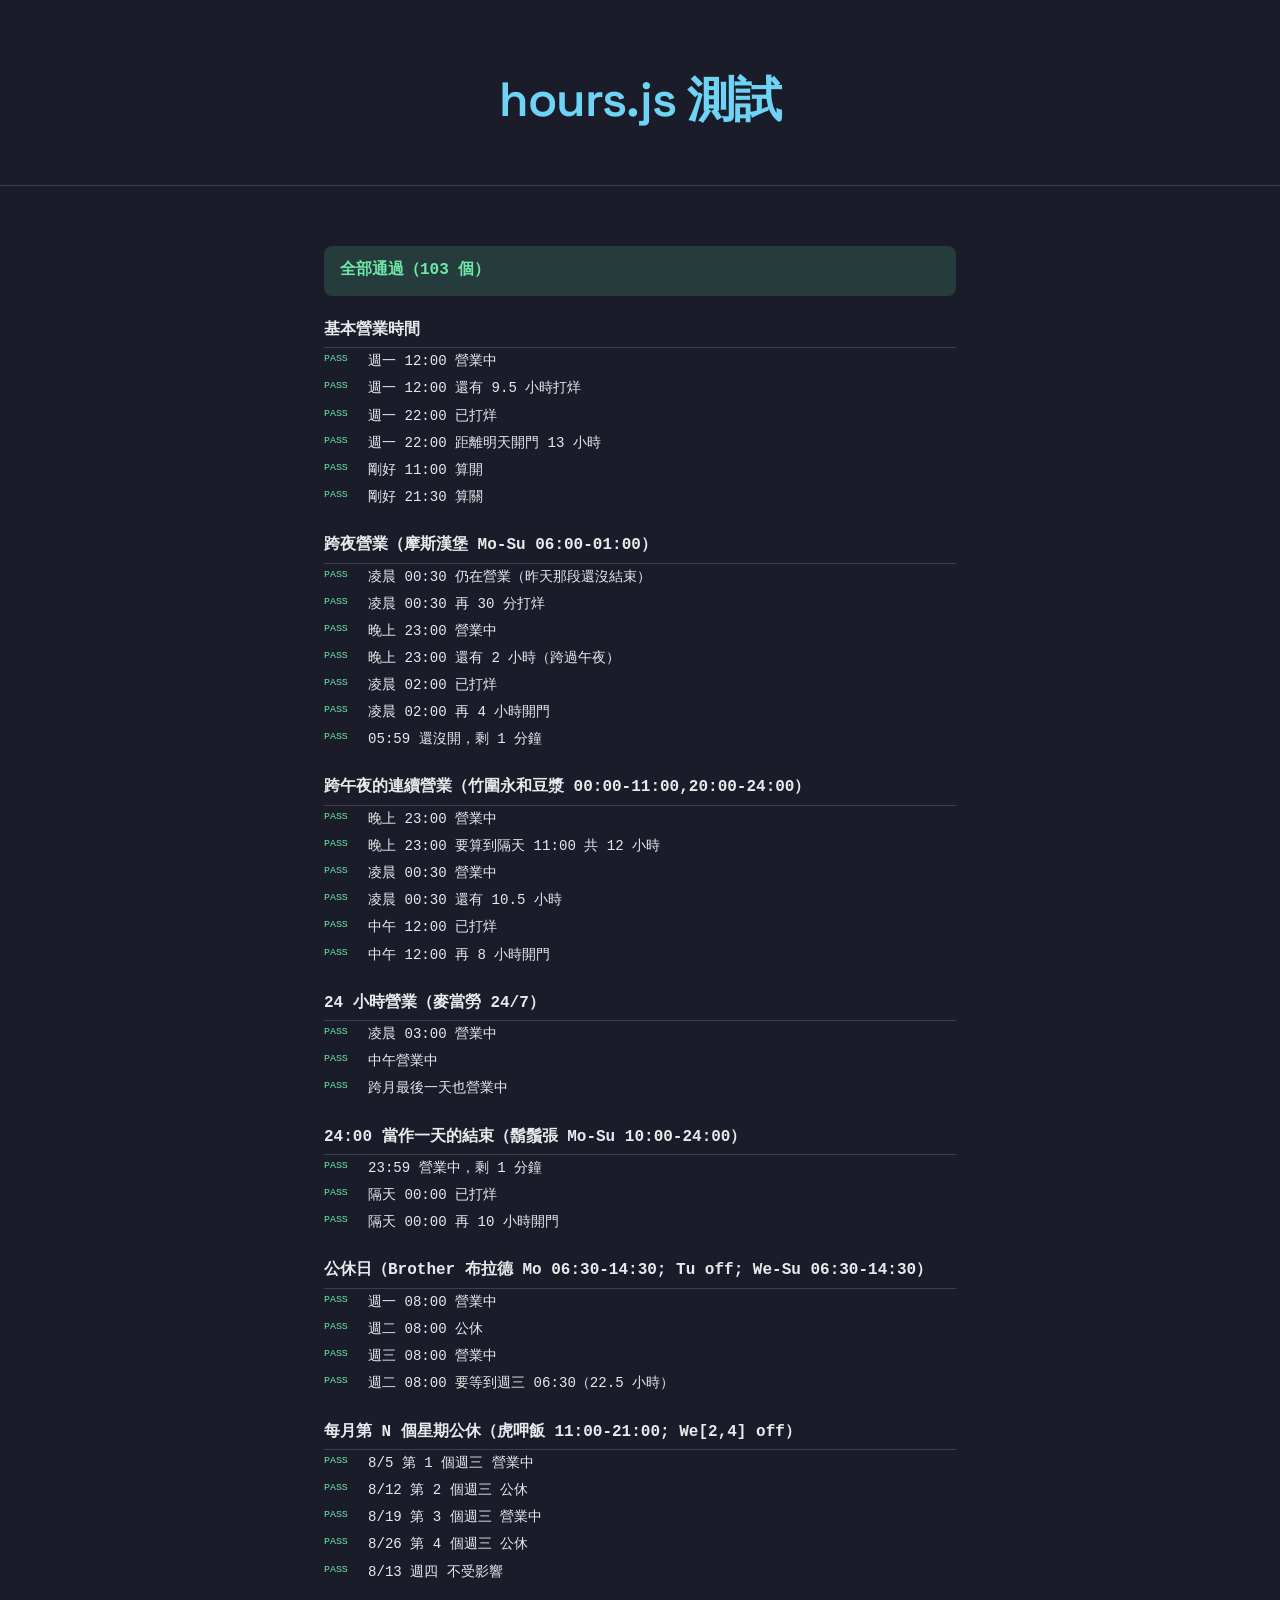
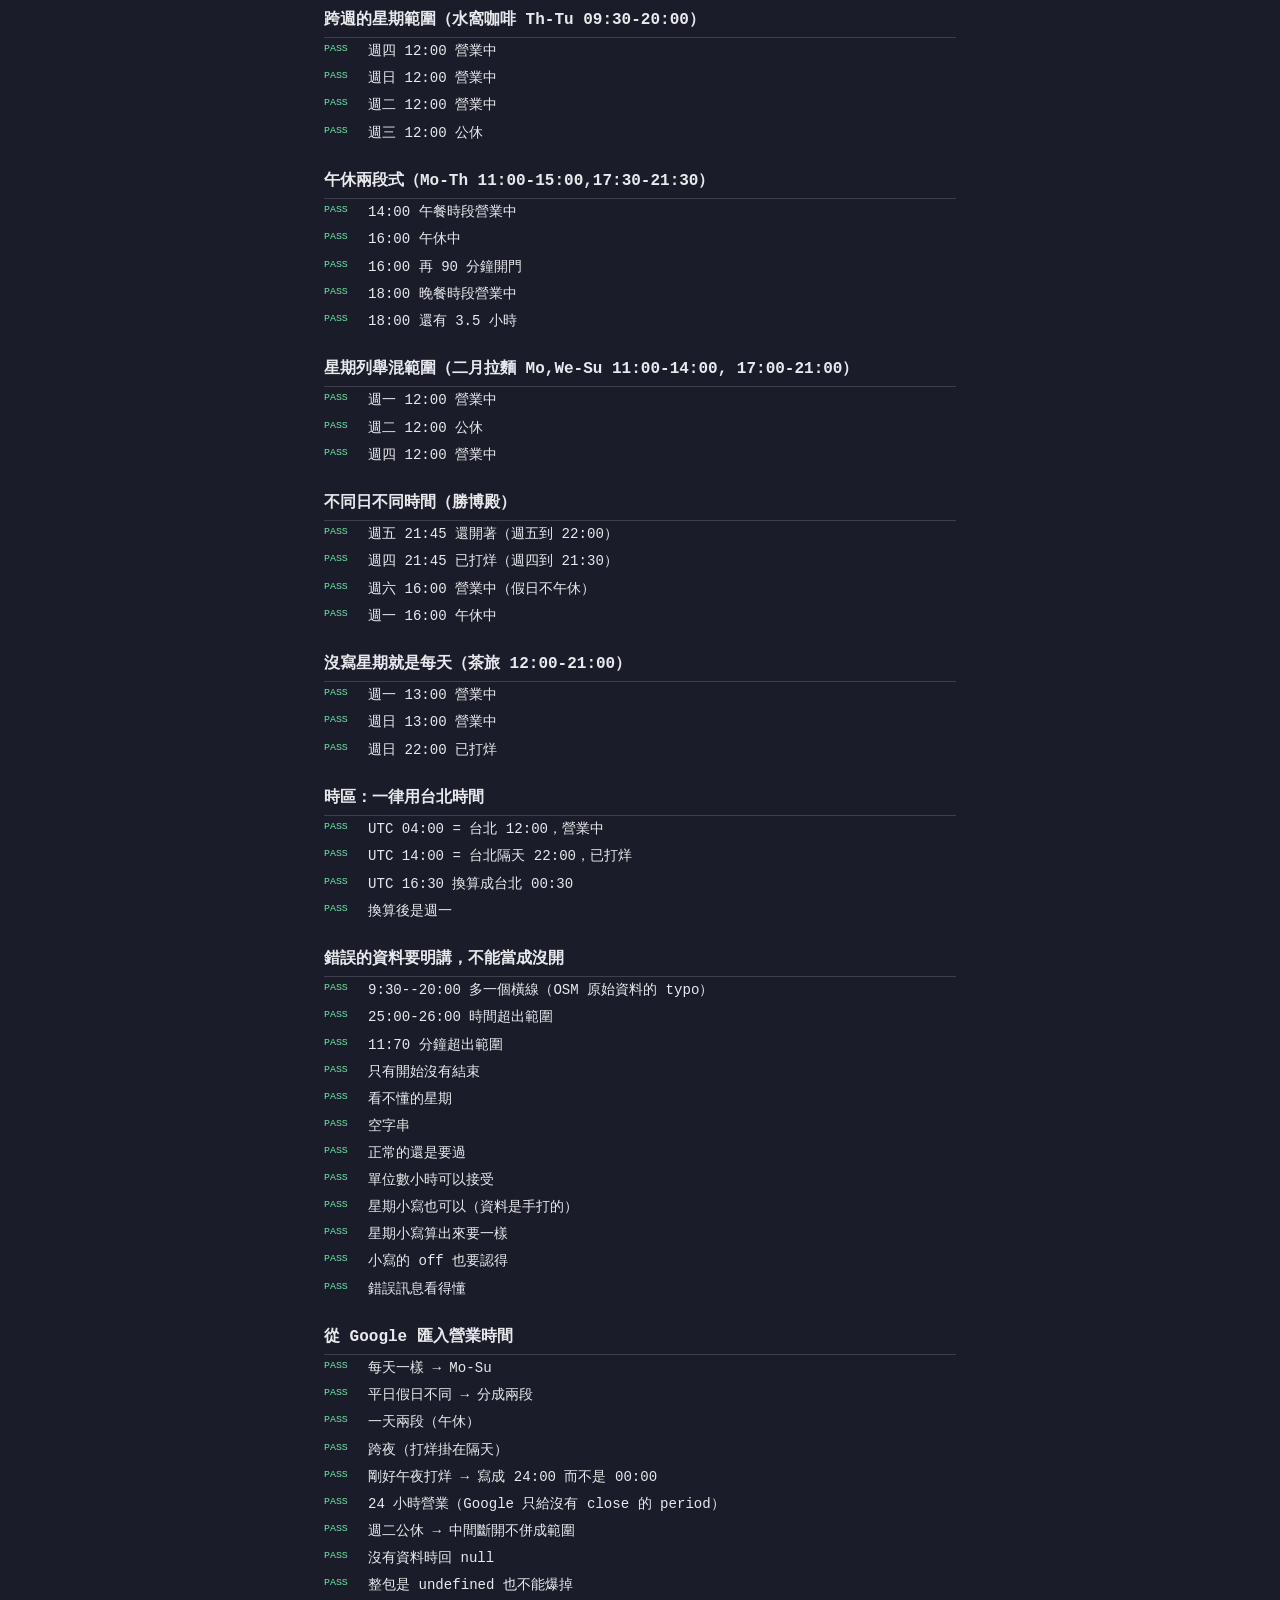
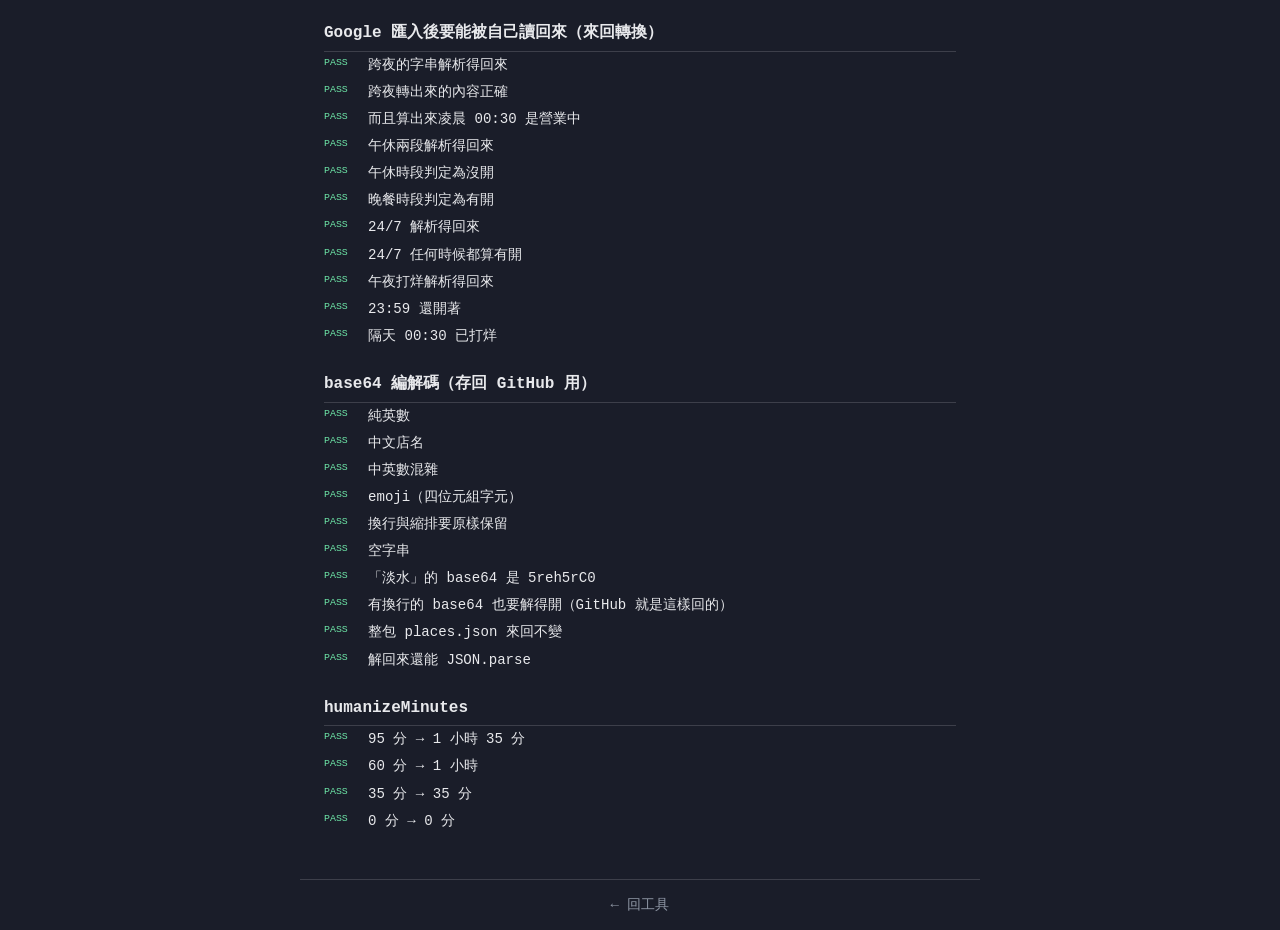
<file: tools/open-now/test.html>
<!DOCTYPE html>
<html lang="zh-Hant">
<head>
  <meta charset="UTF-8" />
  <meta name="viewport" content="width=device-width, initial-scale=1.0" />
  <title>hours.js 測試</title>
  <!--
    沒有 build step 也沒有 node，所以測試就是一個網頁：打開就跑，紅的就是壞了。
    測資大多直接抄自 OpenStreetMap 上淡水區真實店家的營業時間，
    包含原始資料裡真的會出現的怪寫法。
  -->
  <!--
    測試頁刻意不載 theme.js：底下那些 summary 顏色是配深色底寫死的，
    跟著切成淺色反而會讀不出紅綠。這頁固定深色就好。
  -->
  <link rel="stylesheet" href="../../style.css?v=12" />
  <style>
    body { font-family: ui-monospace, "Cascadia Code", Consolas, monospace; }
    .summary { padding: 12px 16px; border-radius: 8px; font-weight: 700; margin: 16px 0; }
    .summary.pass { background: rgba(110, 231, 168, 0.15); color: #6ee7a8; }
    .summary.fail { background: rgba(248, 113, 113, 0.15); color: #f87171; }
    .group { margin-top: 22px; font-weight: 700; border-bottom: 1px solid var(--border); padding-bottom: 4px; }
    .case { padding: 3px 0 3px 44px; position: relative; font-size: 0.88rem; line-height: 1.5; }
    .case::before { position: absolute; left: 0; top: 4px; font-size: 0.62rem; }
    .case.ok::before { content: "PASS"; color: #6ee7a8; }
    .case.no::before { content: "FAIL"; color: #f87171; }
    .case.no { background: rgba(248, 113, 113, 0.1); }
    .detail { color: #f87171; padding-left: 44px; font-size: 0.82rem; }
  </style>
</head>
<body>
  <header class="hero">
    <div class="container"><h1>hours.js 測試</h1></div>
  </header>
  <main class="container" id="out"></main>
  <footer class="container"><p><a href="./">← 回工具</a></p></footer>

  <script src="hours.js?v=2"></script>
  <script src="codec.js?v=1"></script>
  <script>
    const out = document.getElementById("out");
    let passed = 0;
    let failed = 0;

    function group(title) {
      const el = document.createElement("div");
      el.className = "group";
      el.textContent = title;
      out.appendChild(el);
    }

    function check(label, actual, expected) {
      const same = JSON.stringify(actual) === JSON.stringify(expected);
      same ? passed++ : failed++;

      const el = document.createElement("div");
      el.className = "case " + (same ? "ok" : "no");
      el.textContent = label;
      out.appendChild(el);

      if (!same) {
        const d = document.createElement("div");
        d.className = "detail";
        d.textContent = `預期 ${JSON.stringify(expected)}，實際 ${JSON.stringify(actual)}`;
        out.appendChild(d);
      }
    }

    // 用帶 +08:00 的字串指定「台北的某個瞬間」，讀起來就是店門口的時鐘
    function status(rule, taipeiTime) {
      const parsed = Hours.parse(rule);
      if (!parsed.ok) return { parseError: parsed.error };
      return Hours.statusAt(parsed, Hours.taipeiNow(new Date(taipeiTime)));
    }

    const isOpen = (rule, t) => status(rule, t).open;
    const left = (rule, t) => status(rule, t).minutesLeft;

    /* ---------------------------------------------------------- */

    group("基本營業時間");
    {
      const r = "Mo-Su 11:00-21:30"; // 三商巧福
      check("週一 12:00 營業中", isOpen(r, "2026-08-10T12:00+08:00"), true);
      check("週一 12:00 還有 9.5 小時打烊", left(r, "2026-08-10T12:00+08:00"), 570);
      check("週一 22:00 已打烊", isOpen(r, "2026-08-10T22:00+08:00"), false);
      check("週一 22:00 距離明天開門 13 小時", left(r, "2026-08-10T22:00+08:00"), 780);
      check("剛好 11:00 算開", isOpen(r, "2026-08-10T11:00+08:00"), true);
      check("剛好 21:30 算關", isOpen(r, "2026-08-10T21:30+08:00"), false);
    }

    group("跨夜營業（摩斯漢堡 Mo-Su 06:00-01:00）");
    {
      const r = "Mo-Su 06:00-01:00";
      // 這組是整個工具最重要的案例：使用情境就是「半夜想吃東西」
      check("凌晨 00:30 仍在營業（昨天那段還沒結束）", isOpen(r, "2026-08-10T00:30+08:00"), true);
      check("凌晨 00:30 再 30 分打烊", left(r, "2026-08-10T00:30+08:00"), 30);
      check("晚上 23:00 營業中", isOpen(r, "2026-08-10T23:00+08:00"), true);
      check("晚上 23:00 還有 2 小時（跨過午夜）", left(r, "2026-08-10T23:00+08:00"), 120);
      check("凌晨 02:00 已打烊", isOpen(r, "2026-08-10T02:00+08:00"), false);
      check("凌晨 02:00 再 4 小時開門", left(r, "2026-08-10T02:00+08:00"), 240);
      check("05:59 還沒開，剩 1 分鐘", left(r, "2026-08-10T05:59+08:00"), 1);
    }

    group("跨午夜的連續營業（竹圍永和豆漿 00:00-11:00,20:00-24:00）");
    {
      const r = "00:00-11:00,20:00-24:00";
      check("晚上 23:00 營業中", isOpen(r, "2026-08-10T23:00+08:00"), true);
      // 不合併區間的話這裡會答 60（誤以為 24:00 打烊），實際是連著開到隔天 11:00
      check("晚上 23:00 要算到隔天 11:00 共 12 小時", left(r, "2026-08-10T23:00+08:00"), 720);
      check("凌晨 00:30 營業中", isOpen(r, "2026-08-10T00:30+08:00"), true);
      check("凌晨 00:30 還有 10.5 小時", left(r, "2026-08-10T00:30+08:00"), 630);
      check("中午 12:00 已打烊", isOpen(r, "2026-08-10T12:00+08:00"), false);
      check("中午 12:00 再 8 小時開門", left(r, "2026-08-10T12:00+08:00"), 480);
    }

    group("24 小時營業（麥當勞 24/7）");
    {
      check("凌晨 03:00 營業中", isOpen("24/7", "2026-08-10T03:00+08:00"), true);
      check("中午營業中", isOpen("24/7", "2026-08-10T12:00+08:00"), true);
      check("跨月最後一天也營業中", isOpen("24/7", "2026-08-31T23:59+08:00"), true);
    }

    group("24:00 當作一天的結束（鬍鬚張 Mo-Su 10:00-24:00）");
    {
      const r = "Mo-Su 10:00-24:00";
      check("23:59 營業中，剩 1 分鐘", left(r, "2026-08-10T23:59+08:00"), 1);
      check("隔天 00:00 已打烊", isOpen(r, "2026-08-11T00:00+08:00"), false);
      check("隔天 00:00 再 10 小時開門", left(r, "2026-08-11T00:00+08:00"), 600);
    }

    group("公休日（Brother 布拉德 Mo 06:30-14:30; Tu off; We-Su 06:30-14:30）");
    {
      const r = "Mo 06:30-14:30; Tu off; We-Su 06:30-14:30";
      check("週一 08:00 營業中", isOpen(r, "2026-08-10T08:00+08:00"), true);
      check("週二 08:00 公休", isOpen(r, "2026-08-11T08:00+08:00"), false);
      check("週三 08:00 營業中", isOpen(r, "2026-08-12T08:00+08:00"), true);
      check("週二 08:00 要等到週三 06:30（22.5 小時）", left(r, "2026-08-11T08:00+08:00"), 1350);
    }

    group("每月第 N 個星期公休（虎呷飯 11:00-21:00; We[2,4] off）");
    {
      const r = "11:00-21:00; We[2,4] off";
      check("8/5 第 1 個週三 營業中", isOpen(r, "2026-08-05T12:00+08:00"), true);
      check("8/12 第 2 個週三 公休", isOpen(r, "2026-08-12T12:00+08:00"), false);
      check("8/19 第 3 個週三 營業中", isOpen(r, "2026-08-19T12:00+08:00"), true);
      check("8/26 第 4 個週三 公休", isOpen(r, "2026-08-26T12:00+08:00"), false);
      check("8/13 週四 不受影響", isOpen(r, "2026-08-13T12:00+08:00"), true);
    }

    group("跨週的星期範圍（水窩咖啡 Th-Tu 09:30-20:00）");
    {
      const r = "Th-Tu 09:30-20:00"; // 四五六日一二營業，週三公休
      check("週四 12:00 營業中", isOpen(r, "2026-08-13T12:00+08:00"), true);
      check("週日 12:00 營業中", isOpen(r, "2026-08-16T12:00+08:00"), true);
      check("週二 12:00 營業中", isOpen(r, "2026-08-11T12:00+08:00"), true);
      check("週三 12:00 公休", isOpen(r, "2026-08-12T12:00+08:00"), false);
    }

    group("午休兩段式（Mo-Th 11:00-15:00,17:30-21:30）");
    {
      const r = "Mo-Th 11:00-15:00,17:30-21:30";
      check("14:00 午餐時段營業中", isOpen(r, "2026-08-10T14:00+08:00"), true);
      check("16:00 午休中", isOpen(r, "2026-08-10T16:00+08:00"), false);
      check("16:00 再 90 分鐘開門", left(r, "2026-08-10T16:00+08:00"), 90);
      check("18:00 晚餐時段營業中", isOpen(r, "2026-08-10T18:00+08:00"), true);
      check("18:00 還有 3.5 小時", left(r, "2026-08-10T18:00+08:00"), 210);
    }

    group("星期列舉混範圍（二月拉麵 Mo,We-Su 11:00-14:00, 17:00-21:00）");
    {
      const r = "Mo,We-Su 11:00-14:00, 17:00-21:00";
      check("週一 12:00 營業中", isOpen(r, "2026-08-10T12:00+08:00"), true);
      check("週二 12:00 公休", isOpen(r, "2026-08-11T12:00+08:00"), false);
      check("週四 12:00 營業中", isOpen(r, "2026-08-13T12:00+08:00"), true);
    }

    group("不同日不同時間（勝博殿）");
    {
      const r = "Mo-Th 11:00-15:00,17:30-21:30; Fr 11:30-15:00,17:30-22:00; Sa-Su 11:00-22:00";
      check("週五 21:45 還開著（週五到 22:00）", isOpen(r, "2026-08-14T21:45+08:00"), true);
      check("週四 21:45 已打烊（週四到 21:30）", isOpen(r, "2026-08-13T21:45+08:00"), false);
      check("週六 16:00 營業中（假日不午休）", isOpen(r, "2026-08-15T16:00+08:00"), true);
      check("週一 16:00 午休中", isOpen(r, "2026-08-10T16:00+08:00"), false);
    }

    group("沒寫星期就是每天（茶旅 12:00-21:00）");
    {
      const r = "12:00-21:00";
      check("週一 13:00 營業中", isOpen(r, "2026-08-10T13:00+08:00"), true);
      check("週日 13:00 營業中", isOpen(r, "2026-08-16T13:00+08:00"), true);
      check("週日 22:00 已打烊", isOpen(r, "2026-08-16T22:00+08:00"), false);
    }

    group("時區：一律用台北時間");
    {
      const r = "Mo-Su 11:00-21:30";
      // 同一個瞬間的兩種寫法，結果必須一致——人在國外看也要是對的
      check("UTC 04:00 = 台北 12:00，營業中", isOpen(r, "2026-08-10T04:00:00Z"), true);
      check("UTC 14:00 = 台北隔天 22:00，已打烊", isOpen(r, "2026-08-10T14:00:00Z"), false);
      const now = Hours.taipeiNow(new Date("2026-08-09T16:30:00Z"));
      check("UTC 16:30 換算成台北 00:30", now.label, "00:30");
      check("換算後是週一", now.days[1].day, 1);
    }

    group("錯誤的資料要明講，不能當成沒開");
    {
      const bad = (s) => Hours.parse(s).ok;
      check("9:30--20:00 多一個橫線（OSM 原始資料的 typo）", bad("Th-Tu 9:30--20:00"), false);
      check("25:00-26:00 時間超出範圍", bad("Mo-Su 25:00-26:00"), false);
      check("11:70 分鐘超出範圍", bad("Mo-Su 11:70-12:00"), false);
      check("只有開始沒有結束", bad("Mo-Su 11:00"), false);
      check("看不懂的星期", bad("Xx 11:00-12:00"), false);
      check("空字串", bad(""), false);
      check("正常的還是要過", bad("Mo-Su 11:00-21:30"), true);
      check("單位數小時可以接受", bad("Mo-Su 9:30-20:00"), true);
      check("星期小寫也可以（資料是手打的）", bad("mo-su 11:00-21:30"), true);
      check("星期小寫算出來要一樣", isOpen("mo-fr 11:00-21:30", "2026-08-10T12:00+08:00"), true);
      check("小寫的 off 也要認得", isOpen("mo-su 11:00-21:00; tu off", "2026-08-11T12:00+08:00"), false);
      check("錯誤訊息看得懂", /9:30--20:00/.test(Hours.parse("Th-Tu 9:30--20:00").error), true);
    }

    group("從 Google 匯入營業時間");
    {
      // Google 的 period 格式：day 0 是週日
      const P = (od, oh, om, cd, ch, cm) => ({
        open: { day: od, hour: oh, minute: om },
        close: { day: cd, hour: ch, minute: cm },
      });
      const everyDay = (fn) => ({ periods: [0, 1, 2, 3, 4, 5, 6].map(fn) });
      const g = (x) => Hours.fromGoogle(x);

      check(
        "每天一樣 → Mo-Su",
        g(everyDay((d) => P(d, 11, 0, d, 21, 30))),
        "Mo-Su 11:00-21:30"
      );

      check(
        "平日假日不同 → 分成兩段",
        g({
          periods: [1, 2, 3, 4, 5]
            .map((d) => P(d, 11, 0, d, 21, 30))
            .concat([6, 0].map((d) => P(d, 11, 0, d, 22, 0))),
        }),
        "Mo-Fr 11:00-21:30; Sa-Su 11:00-22:00"
      );

      check(
        "一天兩段（午休）",
        g({
          periods: [1, 2, 3, 4, 5].flatMap((d) => [
            P(d, 11, 0, d, 14, 30),
            P(d, 17, 0, d, 21, 30),
          ]),
        }),
        "Mo-Fr 11:00-14:30,17:00-21:30"
      );

      check(
        "跨夜（打烊掛在隔天）",
        g(everyDay((d) => P(d, 18, 0, (d + 1) % 7, 2, 0))),
        "Mo-Su 18:00-02:00"
      );

      check(
        "剛好午夜打烊 → 寫成 24:00 而不是 00:00",
        g({ periods: [P(1, 10, 0, 2, 0, 0)] }),
        "Mo 10:00-24:00"
      );

      check(
        "24 小時營業（Google 只給沒有 close 的 period）",
        g({ periods: [{ open: { day: 0, hour: 0, minute: 0 } }] }),
        "24/7"
      );

      check(
        "週二公休 → 中間斷開不併成範圍",
        g({
          periods: [1, 3, 4, 5, 6, 0].map((d) => P(d, 11, 0, d, 21, 0)),
        }),
        "Mo 11:00-21:00; We-Su 11:00-21:00"
      );

      check("沒有資料時回 null", g({ periods: [] }), null);
      check("整包是 undefined 也不能爆掉", g(undefined), null);
    }

    group("Google 匯入後要能被自己讀回來（來回轉換）");
    {
      const P = (od, oh, om, cd, ch, cm) => ({
        open: { day: od, hour: oh, minute: om },
        close: { day: cd, hour: ch, minute: cm },
      });
      const everyDay = (fn) => ({ periods: [0, 1, 2, 3, 4, 5, 6].map(fn) });

      // 轉出來的字串如果自己的解析器讀不回來，那這條匯入路線就是壞的
      const roundTrip = (googleHours) => {
        const text = Hours.fromGoogle(googleHours);
        return { text: text, ok: Hours.parse(text).ok };
      };

      const overnight = roundTrip(everyDay((d) => P(d, 6, 0, (d + 1) % 7, 1, 0)));
      check("跨夜的字串解析得回來", overnight.ok, true);
      check("跨夜轉出來的內容正確", overnight.text, "Mo-Su 06:00-01:00");
      check(
        "而且算出來凌晨 00:30 是營業中",
        isOpen(overnight.text, "2026-08-10T00:30+08:00"),
        true
      );

      const lunch = roundTrip({
        periods: [1, 2, 3, 4].flatMap((d) => [
          P(d, 11, 0, d, 15, 0),
          P(d, 17, 30, d, 21, 30),
        ]),
      });
      check("午休兩段解析得回來", lunch.ok, true);
      check("午休時段判定為沒開", isOpen(lunch.text, "2026-08-10T16:00+08:00"), false);
      check("晚餐時段判定為有開", isOpen(lunch.text, "2026-08-10T18:00+08:00"), true);

      const allDay = roundTrip({ periods: [{ open: { day: 0, hour: 0, minute: 0 } }] });
      check("24/7 解析得回來", allDay.ok, true);
      check("24/7 任何時候都算有開", isOpen(allDay.text, "2026-08-13T03:00+08:00"), true);

      const midnight = roundTrip({ periods: [P(1, 10, 0, 2, 0, 0)] });
      check("午夜打烊解析得回來", midnight.ok, true);
      check("23:59 還開著", isOpen(midnight.text, "2026-08-10T23:59+08:00"), true);
      check("隔天 00:30 已打烊", isOpen(midnight.text, "2026-08-11T00:30+08:00"), false);
    }

    group("base64 編解碼（存回 GitHub 用）");
    {
      const round = (text) => Codec.decodeBase64(Codec.encodeBase64(text));

      check("純英數", round("Subway"), "Subway");
      check("中文店名", round("鬍鬚張魯肉飯 淡水店"), "鬍鬚張魯肉飯 淡水店");
      check("中英數混雜", round("星巴克 Starbucks 淡水金色水岸門市"), "星巴克 Starbucks 淡水金色水岸門市");
      check("emoji（四位元組字元）", round("🐈 uiia cat 🍜"), "🐈 uiia cat 🍜");
      check("換行與縮排要原樣保留", round('{\n  "a": 1\n}\n'), '{\n  "a": 1\n}\n');
      check("空字串", round(""), "");

      // 對照一個手算的值，確認是 UTF-8 而不是別的編碼
      check("「淡水」的 base64 是 5reh5rC0", Codec.encodeBase64("淡水"), "5reh5rC0");

      // GitHub 回來的 base64 每 60 字元會換行，atob 碰到換行會直接丟錯
      const withNewlines = Codec.encodeBase64("淡水區有很多好吃的店家，這串要夠長才會被 GitHub 折行處理").replace(/(.{20})/g, "$1\n");
      check(
        "有換行的 base64 也要解得開（GitHub 就是這樣回的）",
        Codec.decodeBase64(withNewlines),
        "淡水區有很多好吃的店家，這串要夠長才會被 GitHub 折行處理"
      );

      // 真正會被寫回去的東西：整包 JSON
      const sample = {
        area: "淡水",
        places: [
          { name: "阿鳳阿給", hours: "Mo-Su 05:00-16:30", tags: ["小吃", "早餐"], note: "五點就開了" },
          { name: "麥當勞 淡水中正店", hours: "24/7", tags: ["速食"] },
        ],
      };
      const text = JSON.stringify(sample, null, 2) + "\n";
      check("整包 places.json 來回不變", round(text), text);
      check("解回來還能 JSON.parse", JSON.parse(round(text)).places[0].name, "阿鳳阿給");
    }

    group("humanizeMinutes");
    {
      check("95 分 → 1 小時 35 分", Hours.humanizeMinutes(95), "1 小時 35 分");
      check("60 分 → 1 小時", Hours.humanizeMinutes(60), "1 小時");
      check("35 分 → 35 分", Hours.humanizeMinutes(35), "35 分");
      check("0 分 → 0 分", Hours.humanizeMinutes(0), "0 分");
    }

    /* ---------------------------------------------------------- */

    const summary = document.createElement("div");
    summary.className = "summary " + (failed ? "fail" : "pass");
    summary.textContent = failed
      ? `${failed} 個失敗 / 共 ${passed + failed} 個`
      : `全部通過（${passed} 個）`;
    out.insertBefore(summary, out.firstChild);
    document.title = (failed ? `${failed} FAIL` : "PASS") + " — hours.js 測試";
  </script>
</body>
</html>
</file>
<file: style.css>
/* ============================================================
   顯示字體

   Space Grotesk，SIL OFL（授權全文在 fonts/OFL.txt）。
   variable 版，300–700 全字重都在同一個 22KB 的檔裡，而且只含拉丁子集。

   自己託管而不接 Google Fonts：少一次 DNS + TLS，GitHub Pages 本身就有 CDN，
   而且這個站原本零外部依賴，能不加就不加。

   url() 是相對於這個 CSS 檔的位置，不是相對於引用它的 HTML，
   所以 tools/ 底下的頁面載 ../../style.css 也能正確解析到同一個檔。
   ============================================================ */
@font-face {
  font-family: "Space Grotesk";
  src: url("fonts/space-grotesk-latin.woff2") format("woff2");
  font-weight: 300 700;
  font-style: normal;
  font-display: swap;
}

/* ============================================================
   設計 token

   深色是預設，淺色靠 <html data-theme="light"> 覆寫同一組變數名。
   tools/ 底下的兩個工具都吃這裡的變數（open-now 另外補了狀態色，
   uiia-cat 連 :root 都沒有），所以動這一段等於動全站，改之前先想一下。
   ============================================================ */
:root {
  color-scheme: dark;

  /*
   * Moody Blues：Midnight Blue #1A1D29、Charcoal Gray #3D3F4A、
   * Slate Blue #7D8491、Silver #B1B2B5。
   *
   * 那組配色是四個並列的色塊，不是一套 UI 明度階梯，而介面需要六階，
   * 所以有兩處不是原色直用：
   *   - 卡片底 #252936 是 Midnight 提亮一階（配色裡沒有這階，
   *     Charcoal 直接當卡片底的話次要文字疊上去只剩 2.78，讀不到）
   *   - 次要文字把 Slate Blue 提亮到 #8D95A3。Slate 原色是中間調的
   *     大色塊顏色，當小字在任何一個深底上都摸不到 4.5
   *
   * 強調色是這組配色以外補的——它四個色全是中性色，沒有可以當強調的。
   * 彩色的強調靠色相差、不靠亮度差，所以內文可以放心拉到近白，
   * 兩者不會互搶版面；無彩色的方案做不到這件事。
   *
   * 選色的硬約束是 open-now 的狀態色（綠 149°、橘 37°、紅 0°）。
   * accent 靠太近的話，「這個被強調」跟「這家快打烊了」會分不出來。
   * 天青 195°：離最近的狀態色 46°、離底色 228° 有 33°，兩邊都夠開。
   * 暖色系整組不能用，那個色相區間已經被狀態色佔滿了。
   */
  --bg: #1a1d29;
  --bg-elevated: #252936;
  --text: #e8e9ec;
  --muted: #8d95a3;
  --accent: #6fd3f5;
  --border: #3d3f4a;

  /* accent 拿來當底色時，壓在上面的字用這個顏色 */
  --accent-ink: #1a1d29;
  /* accent 的淡化版，做高亮背景用 */
  --accent-soft: rgba(111, 211, 245, 0.14);

  /*
   * 首頁的發光效果用（2026-11 加）。
   * --accent-2 是漸層的第二色：紫 258°，跟天青一樣是冷色，
   * 離 open-now 的暖色狀態色夠遠。--glow 是光暈，--aurora-* 是頁首極光的兩團光。
   */
  --accent-2: #a78bfa;
  --glow: rgba(111, 211, 245, 0.45);
  --aurora-1: rgba(111, 211, 245, 0.28);
  --aurora-2: rgba(167, 139, 250, 0.22);

  --font-body: -apple-system, BlinkMacSystemFont, "Segoe UI", "Noto Sans TC", sans-serif;
  /*
   * 只有拉丁字母和數字會拿到 Space Grotesk——中文字元在它裡面找不到字身，
   * 瀏覽器會逐字元往後找，落到 --font-body 的系統中文字。
   * 結尾一定要接 var(--font-body) 而不是 sans-serif，
   * 否則中文會掉到瀏覽器預設字體，跟內文不同調。
   */
  --font-display: "Space Grotesk", var(--font-body);
  /*
   * 等寬字，用系統內建的，不另外下載。目前只有 lab/ 用（網址、repo 名稱、英文小標）。
   * 中文一樣會逐字元落回 --font-body。
   */
  --font-mono: ui-monospace, "Cascadia Code", Consolas, "SF Mono", Menlo, var(--font-body);

  /*
   * 字階。原本只有 2.5rem 和 1.25rem 兩級，中間整段是空的，
   * 所以排版做不出層次——內容一少就顯得單調，補齊這組是關鍵。
   */
  --fs-hero: clamp(2.25rem, 7vw, 3rem);
  --fs-h2: 1.3125rem;
  --fs-lead: 1.0625rem;
  --fs-sm: 0.9375rem;
  --fs-xs: 0.8125rem;

  --radius: 8px;
  --radius-pill: 999px;
  --speed: 0.15s;
}

/*
 * 淺色不是深色的反轉——亮綠、亮藍在白底上對比會不夠。
 * accent 特別要注意：它同時是 open-now 篩選鈕選中時的底色。
 */
[data-theme="light"] {
  color-scheme: light;

  --bg: #f4f6f9;
  --bg-elevated: #ffffff;
  --text: #1c2128;
  --muted: #58636f;
  --accent: #0b6bcb;
  --border: #d5dbe2;

  --accent-ink: #ffffff;
  --accent-soft: rgba(11, 107, 203, 0.1);

  /* 白底上光暈要收斂，不然整片糊成藍霧 */
  --accent-2: #6d28d9;
  --glow: rgba(11, 107, 203, 0.28);
  --aurora-1: rgba(11, 107, 203, 0.16);
  --aurora-2: rgba(109, 40, 217, 0.12);
}

* {
  box-sizing: border-box;
}

body {
  margin: 0;
  font-family: var(--font-body);
  background: var(--bg);
  color: var(--text);
  line-height: 1.6;
  transition: background-color 0.2s, color 0.2s;
}

.container {
  max-width: 680px;
  margin: 0 auto;
  padding: 0 24px;
}

/* ============================================================
   Hero
   ============================================================ */

.hero {
  padding: 72px 0 48px;
  text-align: center;
  border-bottom: 1px solid var(--border);
}

.hero .container {
  position: relative;
}

.hero h1 {
  font-family: var(--font-display);
  font-size: var(--fs-hero);
  font-weight: 600;
  /* 標題吃強調色，兩個主題都是。它不是全頁最亮的（內文才是），
     而是全頁唯一有顏色的——這樣它領著看，又不會壓過內文的可讀性 */
  color: var(--accent);
  line-height: 1.15;
  margin: 0 0 10px;
  letter-spacing: -0.02em;
}

.tagline {
  color: var(--muted);
  margin: 0;
}

/*
 * 只有首頁用。兩團模糊的光（天青、紫）在頁首後面慢慢飄，像極光。
 * 動的是 transform，不會觸發 layout；模糊只在建立圖層時算一次。
 */
.hero-home {
  /* position 不能省：少了它，兩團光的定位基準會跑到整頁，overflow 裁不到、手機會橫向捲動 */
  position: relative;
  overflow: hidden;
}

.hero-home::before,
.hero-home::after {
  content: "";
  position: absolute;
  top: -60%;
  width: 70%;
  height: 180%;
  border-radius: 50%;
  filter: blur(50px);
  pointer-events: none;
}

.hero-home::before {
  left: -5%;
  background: radial-gradient(circle, var(--aurora-1), transparent 65%);
  animation: aurora-a 14s ease-in-out infinite alternate;
}

.hero-home::after {
  right: -10%;
  background: radial-gradient(circle, var(--aurora-2), transparent 65%);
  animation: aurora-b 18s ease-in-out infinite alternate;
}

@keyframes aurora-a {
  to { transform: translate(18%, 12%) scale(1.15); }
}

@keyframes aurora-b {
  to { transform: translate(-22%, 8%) scale(0.9); }
}

/* 文字要疊在極光上面 */
.hero-home .container {
  z-index: 1;
}

/* 標題：天青→紫→天青的漸層字，慢慢流動。只限首頁，工具頁的 h1 不變 */
.hero-home h1 {
  background: linear-gradient(90deg, var(--accent), var(--accent-2), var(--accent));
  background-size: 200% 100%;
  -webkit-background-clip: text;
  background-clip: text;
  color: transparent;
  filter: drop-shadow(0 0 18px var(--glow));
  animation: title-flow 8s linear infinite;
}

@keyframes title-flow {
  to { background-position: -200% 0; }
}

.theme-toggle {
  position: absolute;
  top: -8px;
  right: 24px; /* 對齊 .container 的水平 padding */
  width: 38px;
  height: 38px;
  padding: 0;
  /*
   * z-index 不能省：首頁 h1 有 filter（光暈），filter 會讓它疊到這顆按鈕上面，
   * h1 是整欄寬，剛好蓋住按鈕，點下去會點到標題、切不了主題。
   */
  z-index: 2;
  /* 外圈是 accent 細框加光暈；框畫在 box-shadow 裡，border 留透明保住尺寸 */
  border: 1px solid transparent;
  border-radius: var(--radius-pill);
  background: var(--bg-elevated);
  box-shadow: 0 0 0 1px var(--accent), 0 0 14px var(--glow);
  font-size: 1.05rem;
  line-height: 1;
  cursor: pointer;
  transition: transform var(--speed), box-shadow var(--speed);
}

.theme-toggle:hover {
  transform: rotate(-15deg);
  box-shadow: 0 0 0 1px var(--accent), 0 0 24px var(--glow);
}

.theme-toggle:focus-visible {
  outline: 2px solid var(--accent);
  outline-offset: 3px;
}

/* ============================================================
   版面
   ============================================================ */

/*
 * .container（class）的 specificity 比 main（element）高，
 * 所以單寫 main { padding } 會被 padding: 0 24px 整個蓋掉、從來沒生效過。
 * open-now 的 style.css 也踩過同一個坑，這裡用一樣的解法把權重拉起來。
 */
main.container {
  padding-top: 44px;
  padding-bottom: 44px;
}

section {
  margin-bottom: 44px;
}

section:last-child {
  margin-bottom: 0;
}

h2 {
  font-family: var(--font-display);
  font-size: var(--fs-h2);
  border-left: 4px solid var(--accent);
  padding-left: 10px;
  margin: 0 0 18px;
  letter-spacing: -0.01em;
}

/*
 * 首頁的 h2：左邊色條換成天青→紫的發光條。
 * 用 .hero-home ~ main 限定首頁，工具頁的 h2 不受影響。
 */
.hero-home ~ main h2 {
  position: relative;
  border-left: 0;
  padding-left: 14px;
}

.hero-home ~ main h2::before {
  content: "";
  position: absolute;
  left: 0;
  top: 0.15em;
  bottom: 0.15em;
  width: 4px;
  border-radius: 2px;
  background: linear-gradient(var(--accent), var(--accent-2));
  box-shadow: 0 0 10px var(--glow);
}

/* ============================================================
   關於我
   ============================================================ */

.fact-list {
  list-style: none;
  padding: 0;
  margin: 0;
  display: grid;
  gap: 8px;
}

.fact-list li {
  display: flex;
  gap: 12px;
  align-items: baseline;
  font-size: var(--fs-sm);
}

.fact-key {
  flex: none;
  width: 3.5em;
  color: var(--muted);
  font-size: var(--fs-xs);
}

/* ============================================================
   實驗室

   首頁只剩一句說明加一張卡片，卡片直接吃小工具的 .tool-card。
   實驗室本身的樣式在 lab/style.css。
   ============================================================ */

.lab-lead {
  color: var(--muted);
  font-size: var(--fs-sm);
  /* h2 的 margin-bottom 是 18px，對單行說明來說太開，往回收一點 */
  margin: -4px 0 16px;
}

/* ============================================================
   工具卡片——這一區是首頁的主角

   hover 時邊框有一圈光跟著游標走（::before），卡片內部也有一團淡淡的聚光（::after）。
   游標位置由 script.js 寫進 --mx / --my；沒有 JS 或在手機上就停在正中央，
   只剩浮起和光暈，不會壞。
   ============================================================ */

.tool-grid {
  display: grid;
  grid-template-columns: repeat(auto-fit, minmax(250px, 1fr));
  gap: 12px;
}

.tool-card {
  position: relative;
  isolation: isolate;
  overflow: hidden;
  display: flex;
  gap: 14px;
  align-items: flex-start;
  padding: 16px;
  border: 1px solid var(--border);
  border-radius: var(--radius);
  background: var(--bg-elevated);
  color: var(--text);
  text-decoration: none;
  transition: transform var(--speed), box-shadow var(--speed);
}

/* 內容疊在聚光上面 */
.tool-card > * {
  position: relative;
  z-index: 1;
}

/* 跟著游標的邊框光：整塊漸層用 mask 挖掉內容區，只剩 1px 的框 */
.tool-card::before {
  content: "";
  position: absolute;
  inset: 0;
  z-index: 2;
  padding: 1px;
  border-radius: inherit;
  background: radial-gradient(160px circle at var(--mx, 50%) var(--my, 50%),
    var(--accent), var(--accent-2) 40%, transparent 70%);
  -webkit-mask: linear-gradient(#000 0 0) content-box, linear-gradient(#000 0 0);
  -webkit-mask-composite: xor;
  mask-composite: exclude;
  opacity: 0;
  pointer-events: none;
  transition: opacity var(--speed);
}

.tool-card::after {
  content: "";
  position: absolute;
  inset: 0;
  z-index: 0;
  background: radial-gradient(260px circle at var(--mx, 50%) var(--my, 50%),
    var(--accent-soft), transparent 65%);
  opacity: 0;
  pointer-events: none;
  transition: opacity var(--speed);
}

.tool-card:hover {
  transform: translateY(-3px);
  box-shadow: 0 10px 30px -12px var(--glow);
}

.tool-card:hover::before,
.tool-card:hover::after {
  opacity: 1;
}

.tool-card:focus-visible {
  outline: 2px solid var(--accent);
  outline-offset: 2px;
}

.tool-icon {
  flex: none;
  font-size: 1.6rem;
  line-height: 1.2;
  transition: transform var(--speed);
}

.tool-card:hover .tool-icon {
  transform: scale(1.15) rotate(-8deg);
  filter: drop-shadow(0 0 8px var(--glow));
}

.tool-name {
  display: block;
  font-weight: 600;
  font-size: var(--fs-lead);
  margin-bottom: 2px;
}

.tool-desc {
  display: block;
  color: var(--muted);
  font-size: var(--fs-sm);
  line-height: 1.5;
}

/* ============================================================
   連結——刻意比工具卡片輕，它本來就不該搶戲
   圓角對齊 open-now 的 .chip
   ============================================================ */

.link-list {
  list-style: none;
  padding: 0;
  margin: 0;
  display: flex;
  flex-wrap: wrap;
  gap: 10px;
}

.link-list a {
  display: inline-block;
  /* 直向 9px 不是手感挑的，是湊 44px 點擊區：24px 行高 + 18px + 2px 框 */
  padding: 9px 15px;
  border: 1px solid var(--border);
  border-radius: var(--radius-pill);
  color: var(--text);
  text-decoration: none;
  font-size: var(--fs-sm);
  background: var(--bg-elevated);
  transition: border-color var(--speed), color var(--speed);
}

.link-list a:hover {
  border-color: var(--accent);
  color: var(--accent);
}

/* ============================================================
   頁尾
   ============================================================ */

footer {
  padding: 24px;
  text-align: center;
  color: var(--muted);
  font-size: 0.875rem;
  border-top: 1px solid var(--border);
}

/* 工具頁的「← 回首頁」原本沒有樣式，吃瀏覽器預設的藍紫色 */
footer a {
  color: var(--muted);
  text-decoration: none;
  transition: color var(--speed);
}

footer a:hover {
  color: var(--accent);
}

@media (prefers-reduced-motion: reduce) {
  body,
  .theme-toggle,
  .tool-card,
  .tool-icon,
  .link-list a,
  footer a {
    transition: none;
  }

  .theme-toggle:hover,
  .tool-card:hover,
  .tool-card:hover .tool-icon {
    transform: none;
  }

  /* 極光停在原位、標題漸層不流動；光暈和邊框光是靜態的，保留 */
  .hero-home::before,
  .hero-home::after,
  .hero-home h1 {
    animation: none;
  }

  .tool-card::before,
  .tool-card::after {
    transition: none;
  }
}
</file>
<file: lab/style.css>
/* ============================================================
   ICLab 頁

   排版走「研究室」：標題靠左、等寬字的網址和英文小標、細線分隔的連結清單。
   效果沿用首頁的發光：極光、流動漸層標題、漸層發光線。
   顏色、字體全吃根目錄 style.css 的 token，這裡只補這頁特有的東西。
   ============================================================ */

/* ---------- 頁首 ---------- */

.lab-hero {
  position: relative; /* 少了它兩團極光會以整頁定位，overflow 裁不到 */
  overflow: hidden;
  padding: 56px 0 32px;
  text-align: left;
}

/* 極光：跟首頁同一組動畫參數，位置往左偏，配合靠左的標題 */
.lab-hero::before,
.lab-hero::after {
  content: "";
  position: absolute;
  top: -60%;
  width: 70%;
  height: 180%;
  border-radius: 50%;
  filter: blur(50px);
  pointer-events: none;
}

.lab-hero::before {
  left: -20%;
  background: radial-gradient(circle, var(--aurora-1), transparent 65%);
  animation: aurora-a 14s ease-in-out infinite alternate;
}

.lab-hero::after {
  right: -15%;
  background: radial-gradient(circle, var(--aurora-2), transparent 65%);
  animation: aurora-b 18s ease-in-out infinite alternate;
}

.lab-hero .container {
  z-index: 1;
}

.lab-path {
  margin: 0 0 14px;
  font-family: var(--font-mono);
  font-size: var(--fs-xs);
  color: var(--muted);
}

.lab-path b {
  font-weight: 400;
  color: var(--accent);
  text-shadow: 0 0 10px var(--glow);
}

/* aurora-a / aurora-b / title-flow 這三組 keyframes 定義在根目錄 style.css */
.lab-hero h1 {
  background: linear-gradient(90deg, var(--accent), var(--accent-2), var(--accent));
  background-size: 200% 100%;
  -webkit-background-clip: text;
  background-clip: text;
  color: transparent;
  filter: drop-shadow(0 0 18px var(--glow));
  animation: title-flow 8s linear infinite;
}

.lab-hero .tagline {
  font-family: var(--font-mono);
  font-size: var(--fs-sm);
}

/* ---------- 區塊標題：中文標題 + 等寬英文小標 + 底下一條發光漸層線 ---------- */

.lab-hero ~ main h2 {
  position: relative;
  border-left: 0;
  padding: 0 0 8px;
  font-size: var(--fs-lead);
}

.lab-hero ~ main h2::after {
  content: attr(data-en);
  margin-left: 10px;
  font-family: var(--font-mono);
  font-size: var(--fs-xs);
  font-weight: 400;
  color: var(--muted);
}

.lab-hero ~ main h2::before {
  content: "";
  position: absolute;
  left: 0;
  right: 0;
  bottom: 0;
  height: 1px;
  background: linear-gradient(90deg, var(--accent), var(--accent-2) 35%, var(--border) 70%);
  box-shadow: 0 0 8px var(--glow);
}

.lab-placeholder {
  margin: 0;
  padding: 14px 16px;
  border: 1px dashed var(--border);
  color: var(--muted);
  font-size: var(--fs-sm);
}

.mono {
  font-family: var(--font-mono);
  font-size: var(--fs-sm);
}

/* ---------- 連結清單：一列一個，左邊標來源、右邊 ↗，一看就知道會離開這個站 ---------- */

.lab-links {
  list-style: none;
  margin: 0;
  padding: 0;
}

.lab-link {
  position: relative;
  isolation: isolate;
  overflow: hidden;
  display: flex;
  align-items: center;
  gap: 12px;
  min-height: 48px;
  padding: 12px 2px;
  border-bottom: 1px solid var(--border);
  color: var(--text);
  text-decoration: none;
}

.lab-link > * {
  position: relative;
  z-index: 1;
}

/* 跟著游標的淡淡聚光；游標位置由 script.js 寫進 --mx / --my */
.lab-link::before {
  content: "";
  position: absolute;
  inset: 0;
  z-index: 0;
  background: radial-gradient(220px circle at var(--mx, 50%) var(--my, 50%),
    var(--accent-soft), transparent 70%);
  opacity: 0;
  pointer-events: none;
  transition: opacity var(--speed);
}

/* hover 時從左邊亮起的發光底線 */
.lab-link::after {
  content: "";
  position: absolute;
  left: 0;
  right: 0;
  bottom: 0;
  z-index: 2;
  height: 1px;
  background: linear-gradient(90deg, var(--accent), var(--accent-2));
  box-shadow: 0 0 8px var(--glow);
  transform: scaleX(0);
  transform-origin: left;
  transition: transform 0.3s ease-out;
}

.lab-link-kind {
  flex: none;
  width: 3.5em;
  font-size: var(--fs-xs);
  color: var(--muted);
}

.lab-link-name {
  flex: 1;
  min-width: 0;
  overflow-wrap: anywhere;
  transition: color var(--speed);
}

.lab-link-out {
  flex: none;
  font-size: var(--fs-xs);
  color: var(--muted);
  transition: color var(--speed);
}

.lab-link:hover::before {
  opacity: 1;
}

.lab-link:hover::after {
  transform: scaleX(1);
}

.lab-link:hover .lab-link-name {
  color: var(--accent);
  text-shadow: 0 0 12px var(--glow);
}

.lab-link:hover .lab-link-out {
  color: var(--accent);
}

.lab-link:focus-visible {
  outline: 2px solid var(--accent);
  outline-offset: 2px;
}

/* 窄螢幕把 repo 前面的組織名收掉，不然 320px 會斷成兩行 */
@media (max-width: 400px) {
  .lab-org {
    display: none;
  }
}

@media (prefers-reduced-motion: reduce) {
  .lab-hero::before,
  .lab-hero::after,
  .lab-hero h1 {
    animation: none;
  }

  .lab-link::before,
  .lab-link::after,
  .lab-link-name,
  .lab-link-out {
    transition: none;
  }
}
</file>
<file: tools/cat-room/style.css>
/* ============================================================
   房間裡的貓

   只補這個工具特有的東西，底色、字體、圓角都吃根目錄 style.css 的 token。

   房間內部的顏色是**遊戲自己的世界**，跟站台的深／淺主題無關——
   下面那組 --room-* 由 data-tod 切換，data-tod 由真實時間決定。
   房間是一扇看出去的窗，使用者切成淺色主題不該把裡面的凌晨三點變成白天。
   ============================================================ */

/* ------------------------------------------------------------
   點陣字型

   房間的木牌——手機的介面條、桌機的角落牌子、漢堡選單、紙箱——
   都要跟房間是同一個世界的東西，所以連字都得是像素的。

   **拉丁的 8-bit 字型（Press Start 2P 那類）在這裡一個字都幫不上。**
   這幾塊面板實際顯示的是「住了 9 天」「Disi 在地板上睡著了」，全是中文；
   拉丁字型只會讓中文退回一般字體，變成半個 8-bit 半個不是。

   Cubic 11（方形黑體）的授權書開頭明文寫著可以無限制地複製與分發，
   底下再附完整的 SIL OFL 1.1，全文在 ../../fonts/cubic-11-OFL.txt。
   這是硬條件不是偏好——repo 是公開的，等於在再散布這個檔案。

   **只能用 11 的整數倍**（11 / 22 / 33 / 44）。它是 11px 設計的點陣字，
   其他大小會被重新取樣，字就糊了，而糊掉的像素字比一般字體更難看。
   11px 在手機上太小，所以內文一律 22px。

   **2026-09-08 以前這裡關過一次媒體查詢，只有手機載得到**——當時桌機
   完全沒有介面條，一個字都不會顯示，付 400 KB 換零文字不划算。現在
   桌機也有角落牌子、選單抽屜、紙箱面板要用同一套木牌字，那個前提
   不成立了，所以整個站兩種寬度都載。量過：`elementsUsingCubic` 在兩邊
   都不是空陣列，這次是真的有東西在吃它，不是媒體查詢生效前那一瞬間
   版面觸發的幽靈請求。
   ------------------------------------------------------------ */
@font-face {
  font-family: "Cubic 11";
  src: url("../../fonts/cubic-11.woff2") format("woff2");
  font-weight: 400;
  font-style: normal;
  font-display: swap;
}

/* ------------------------------------------------------------
   房間的木頭色，給介面條用

   這幾個值是 art/room.py 的 PALETTE **手抄過來的**，因為 CSS 讀不到
   Python。抄兩份就會走鐘，所以 pixel.py 有一條 lint 會把這一段跟
   PALETTE 比一次，對不起來就 fail（見 lint_hud_palette）。

   字母就是磚號表裡的字母，改色去改 room.py，不要改這裡。

   **掛在 main 上不是 .hud 上。** 原本只有介面條在用，所以放在 .hud；
   禮物箱那個面板（待辦第 17 項）也是同一塊木頭，而它不在介面條裡面，
   放在 .hud 上會拿不到值——CSS 變數是繼承的，不是全域的。
   拿不到的樣子很難查：`var(--w-face)` 會整條宣告作廢，面板變成透明的。
   ------------------------------------------------------------ */
main {
  --w-line: #1c1410;   /* o  描邊 */
  --w-side: #563c26;   /* j  側面（最暗） */
  --w-face: #805a38;   /* w  正面 */
  --w-top: #a6784c;    /* W  頂面 */
  --w-lit: #c49664;    /* A  頂面最靠光的一條 */
  --w-beam: #70543a;   /* T  樑與簷板的頂面 */
  --w-text: #e2d0ba;   /* Q  全房間最亮的顏色，拿來當字 */
  --hud-bg: #281c16;   /* 比屋頂（v）再暗一階，讓木牌跳得出來 */
}

/* ------------------------------------------------------------
   時段 token

   房間本體現在是一張 PNG（art/room-pano.png），顏色烤在圖裡，
   所以牆、地板、家具那幾個 token 沒了——留著只會讓人以為改它有用。
   時段改用**一層覆蓋在整個房間上的色片 + multiply**（見 .room::before）。

   為什麼不是四張 PNG：那是四倍的素材，而且以後每動一次美術都要重算四次，
   一定會有一張忘記跟上。為什麼不是換 token：CSS 沒有辦法替一張點陣圖換色。

   上一版這幾個色值是**從舊的 --room-wall 反推**的，為的是換成像素房間時
   牆色一位元都不准跳。那條約束**已經解除了**——房間從冷紫換成暖磚閣樓，
   牆色是故意要換的。`art/pixel.py` 那條驗算也跟著拿掉了。
   留這段是因為下一個人讀到「反推」兩個字會以為約束還在。

   換成暖底色的回報：**黃昏終於推得出橘色**。dusk 的 R 留在 255、只砍 G 和 B，
   那是 multiply 唯一能往橘走的方式。上一版冷底色的晨與昏長得幾乎一樣。

   付的錢：multiply **只能往暗走**，而一間暖房間的夜晚重點在光。
   所以夜晚另外疊一層 screen 的發光層（見 .room::after），
   --room-glow 是它的不透明度。四個時段的值跟 pixel.py 的 TOD_GLOW 同一組。

   **發光層有四層，因為有四條不一樣的曲線。** --room-glow 管窗（外面的光，
   白天最亮）、--lamp-glow 管吊燈、--desklamp-glow 管桌燈（兩盞都點得下去，
   而且各關各的）、--screen-glow 管書桌上那兩塊螢幕（永遠亮著，沒有開關）。
   四層的圖與曲線都是分開的，理由在 art/room.py 的 LIGHTS 與
   SCREEN_RECTS——**合併只會有一個不透明度，四條曲線塞不進一個變數**。

   「黃昏的窗會變成一片灰」那個問題**已經解決了**，這段以前寫著它還沒解決。
   解法就是下面的 .room-sky：天空拆成自己一層、疊在四層發光層上面，
   從此不吃時段色片，四個時段各有自己的天空色（art/room.py 的 SKY_TOD）。
   ------------------------------------------------------------ */
.room {
  /* 白色乘上去等於什麼都沒做，這就是 day——**畫出來的顏色就是中午的顏色** */
  --room-tint: #ffffff;
  --room-glow: 0;
  /*
     吊燈那層。白天不是 0：中午按那顆燈也要看得到燈泡亮起來，
     不然那是一顆按下去沒反應的按鈕。值怎麼挑的寫在 pixel.py 的 LAMP_GLOW。
  */
  --lamp-glow: 0.35;
  /* 桌燈那層。**比吊燈低**：一盞正午的桌燈本來就幾乎看不出來 */
  --desklamp-glow: 0.25;
  /* 螢幕那層。永遠亮著，沒有開關。值怎麼挑的寫在 pixel.py 的 SCREEN_GLOW */
  --screen-glow: 0.15;
  --room-beam: rgba(255, 240, 200, 0.16);
  --cat-fur: #d8cfc4;
}

/* 清晨的光是冷的，暖房間要被它退火才像早上 */
.room[data-tod="dawn"] {
  --room-tint: #c0bce0;
  --room-glow: 0.3;
  --lamp-glow: 0.55;
  --desklamp-glow: 0.5;
  --screen-glow: 0.45;
  --room-beam: rgba(255, 205, 165, 0.13);
  --cat-fur: #cfc4b8;
}

.room[data-tod="dusk"] {
  --room-tint: #ffc29e;
  --room-glow: 0;
  --lamp-glow: 0.75;
  --desklamp-glow: 0.7;
  --screen-glow: 0.4;
  --room-beam: rgba(255, 170, 110, 0.15);
  --cat-fur: #cfc1b2;
}

.room[data-tod="night"] {
  --room-tint: #606e98;
  --room-glow: 1;
  --lamp-glow: 1;
  --desklamp-glow: 1;
  --screen-glow: 0.85;
  --room-beam: rgba(150, 195, 245, 0.07);
  --cat-fur: #a9a298;
}

/*
   燈關著。**這兩條一定要排在上面四個時段後面**——它們跟 .room[data-tod="…"]
   的優先權一模一樣（都是一個 class 加一個屬性），同分的時候比的是誰寫在後面。
   搬到前面去的話夜晚的燈就關不掉了，而且不會有任何錯誤訊息。

   兩盞燈各有各的開關，所以是兩條規則、兩個屬性。`lint_glow()` 會照
   `room.LIGHTS` 檢查「每一盞都有一條、而且都排在時段後面」。
*/
.room[data-lamp="off"] {
  --lamp-glow: 0;
}

.room[data-desklamp="off"] {
  --desklamp-glow: 0;
}

/* ------------------------------------------------------------
   房間

   20x11 塊 16px 的磚 = 320x176 的來源像素。整份版面只有這一個比例，
   底下每一個位置都是磚格算出來的分數（一欄 = 1/20、一列 = 1/11），
   不是隨手調到看起來對的百分比。要換家具位置就改 art/room.py 的磚號表，
   然後把這裡對應的分數跟著改。

   物件的座標另外有一份權威來源：`room-data.js`（pixel.py 從磚號表產的）。
   這裡的百分比是給**純裝飾**的東西用的（光束、碗的飼料）；
   凡是程式要算的座標都去讀那一份，不要在這裡再抄一次。
   ------------------------------------------------------------ */

/*
 * 房間衝出文字欄，佔滿視窗寬。
 *
 * 做法是把它排在 .container **外面**，不是用 margin: calc(50% - 50vw) 拉出來——
 * 100vw 在有捲軸的桌機瀏覽器裡是含捲軸寬的，那個算式會讓整頁多出十幾 px 的
 * 橫向捲動。排在外面就沒有那個算式，也就沒有那個坑。
 *
 * 代價本來是 main 不再吃根目錄 main.container 的上下 padding，得自己補回來
 * （以前補在 .room-column）。2026-09-10 房間下面整個清空之後這個代價消失了：
 * 沒有東西排在房間後面，也就沒有留白要補。
 */
.room-bleed {
  /* 手機的 .hud 排在房間上面（order 0），桌機換成 2、而且不佔高度 */
  order: 1;

  /*
   * 房間以外的東西吃掉多少高度。這是在瀏覽器裡**量出來的**
   * （document.scrollHeight - room.clientHeight），不是照 CSS 加總估的——
   * 估的那版是 398，實際是 434，差的 36px 就會變成一條沒必要的捲軸。
   * art/room.py 的 LAYOUT 是同一組數字：校對圖說房間多大，瀏覽器就該是多大，
   * 對不起來表示有一邊過期了。
   *
   * **手機現在也滿版了**（待辦第 18 項），所以這裡不再是「量出來的」，
   * 是**定義出來的**：房間以上只有一條 120px 的介面條，房間吃掉剩下的全部。
   * 桌機在下面 min-width: 900px 那一段是 0，那邊連介面條都沒有。
   *
   * 340 那一版的來歷留在這裡，因為那個數字曾經是對的：它是量到的 418
   * 扣掉頁尾 78px，剛好讓房間、提示、三顆按鈕同時看得到。它會消失是因為
   * **提示和按鈕都不在房間下面了**——提示搬進介面條，按鈕整排刪掉換成
   * 點房間裡的東西（待辦第 5 項）。不是把它調小，是它服務的東西沒了。
   *
   * 這個數字一定要跟 .hud 的 height 一樣。兩邊對不起來的下場是安靜的：
   * 猜大了房間浮在一條暗邊上，猜小了憑空多一條捲軸。
   * 2026-09-07 從 136 改成 148，理由見 .hud 那邊的註解。
   */
  --chrome: 148px;

  /*
   * 房間的寬度。兩個限制都寫成寬度，規則才看得出來是同一條。
   *
   * 這兩個數字是**推出來的不是挑的**，推法要留著，因為 20x11 之後
   * 光看 640 和 1280 完全看不出來歷：
   *
   *     貓佔房間寬的幾分之幾 = 貓的來源像素 24 / 房間的來源像素 320 = 0.075
   *     要讓貓落在 48-96px  ->  房間寬 640-1280px
   *
   *   下限 640px  貓 48px。再小就看不出牠在做什麼
   *   上限 1280px 貓 96px。再大像素會粗到變成一格一格的馬賽克
   *
   * 上一版是 768/1536，因為那時候一格磚 = 貓的一整格（16/256 = 1/16）。
   * 現在貓橫跨一格半（24/16），所以同樣的貓尺寸對應到比較窄的房間。
   *
   * 上限抽成變數是因為**桌機滿版之後它一定會擋路**：1440x900 靠高度算出來
   * 是 1636px，被 1280 夾住就填不滿高度，畫面上會看到房間浮在一圈暗色裡。
   * 所以桌機那一段把它放寬（理由寫在那裡），手機維持 1280 不動。
   */
  --w-max: 1280px;
  --w-by-height: clamp(640px, calc((100svh - var(--chrome)) * 20 / 11), var(--w-max));

  overflow-x: auto;
  overflow-y: hidden;
  /* 滑到底不要把整頁的上下捲動也帶著跑 */
  overscroll-behavior-x: contain;
  display: flex;
  /*
   * safe 這個關鍵字是必要的，不是保險。房間比視窗寬的時候，
   * 純 center 會讓左右**兩邊**都溢出，而捲動只到得了右邊——
   * 房間的左邊會變成永遠碰不到的地方。safe 在溢出時自動退回 start。
   */
  justify-content: safe center;
  /*
   * 以前這裡是 20px，那是房間跟上面標題之間的一口氣。
   * 標題已經變成介面條裡的木牌，兩者是貼著的一整塊，中間再留白就變成
   * 一條說不出來歷的暗帶——而且房間 100svh - var(--chrome) 再加 20px
   * 剛好比視窗高 20px，**憑空多一條捲軸**。
   * `--chrome` 是「房間以外吃掉多少」，這條留白也算在裡面，所以它必須是 0。
   */
  padding-top: 0;
  /*
   * 捲軸藏起來：橫的捲軸壓在像素房間下面很難看，而且視角本來就會跟著貓跑
   * （script.js 的 follow()），房間自己會移動，那就是「還有更多」的提示。
   */
  scrollbar-width: none;
}

.room-bleed::-webkit-scrollbar {
  display: none;
}

/*
 * 桌機滿版（待辦第 15 項）。點進來第一屏就只有房間。
 *
 * --chrome 從 434 變成 0，房間因此長到 100svh；20/11 比大部分螢幕都扁，
 * 所以左右會溢出去，靠 script.js 的 follow() 跟著貓橫向捲——
 * **桌機從這一版起跟手機用同一套鏡頭規則**，不再是「整間一次看得完」。
 * 1440x900 上溢出的是左右各 1.2 欄，正好是斜屋頂的屋簷，
 * 那裡本來就規定不能放高家具（見 TODO 第 14 項），所以藏起來的不是東西。
 *
 * 上限放寬到 2560px 是**推的不是挑的**：
 *
 *     房間填滿高度 -> 房間寬 = 視窗高 x 20 / 11
 *     2560px 對應到的視窗高 = 2560 x 11 / 20 = 1408px
 *
 * 也就是說視窗高到 1408px 以前，房間都真的填得滿——那涵蓋了所有一般螢幕。
 * 超過才會重新出現上下的暗邊，而那時候一格來源像素已經放大 8 倍了，
 * 再大就是在看馬賽克。**上限的意義從「貓不要太大」變成「倍率不要太大」**，
 * 因為滿版之後貓多大是螢幕決定的，不是我們決定的（1440x900 是 123px）。
 */
@media (min-width: 900px) {
  /* padding-top 現在兩邊都是 0，理由搬到上面 .room-bleed 那條去了 */
  .room-bleed {
    --chrome: 0px;
    --w-max: 2560px;
  }
}

.room {
  position: relative;
  /* 在 flex 容器裡不准被壓扁，寬度只能由底下那條 width 決定 */
  flex: none;
  aspect-ratio: 20 / 11;

  /*
   * 房間的來源像素，跟 art/room.py 的 cols x rows x 16 是同一組數字。
   * 只有 .cat 在用——寫成變數是為了讓那條算式看得懂在算什麼。
   */
  --room-w: 320;
  --room-h: 176;
  /*
   * 一格貓的來源像素。**script.js 會照 Sprites.manifest.frameW 覆寫這一行**，
   * 所以 M2 把貓重畫成 24x24 的時候這裡不用跟著改。
   * 留 16 是給「JS 還沒跑」與「JS 掛了」的那一瞬間，不是給人手動維護的。
   */
  --cat-src: 16;

  /*
   * 這一行就是整個尺寸決策：**高度決定房間多大，寬度該多寬就多寬**，
   * 溢出視窗的部分用左右滑的看（鏡頭會自己跟著貓，見 script.js 的 follow()）。
   *
   * 桌機以前多一條「寬度也要放得下」（min(..., 100% - 96px)），所以整間
   * 一次看得完不用捲。**待辦第 15 項把那條拿掉了**——滿版的前提就是房間
   * 要吃滿高度，而 20/11 比螢幕扁，兩件事不可能同時成立。取捨寫在上面
   * min-width: 900px 那一段。
   *
   * 於是列數決定貓多大、欄數只決定要滑多遠，兩件事在兩種裝置上都是拆開的。
   */
  width: var(--w-by-height);

  background-image: url("art/room-pano.png?v=12");
  background-size: 100% 100%;
  background-repeat: no-repeat;
  /* 非整數倍放大不要糊掉。整份美術的前提就是這一行 */
  image-rendering: pixelated;

  overflow: hidden;
  /*
   * **框和圓角都拿掉了**（2026-09-03，兩邊都滿版之後）。
   *
   * 它們的前提是「房間是版面裡的一塊，外面有東西襯它」。桌機從上一輪起
   * 就沒有外面了，手機這一輪也是——房間現在是介面條底下的整個畫面。
   * 一條 1px 的框在滿版底下不是裝飾，是畫面邊緣一圈說不出來歷的細線。
   *
   * 順帶修掉一個算不準：框是實心的，content-box 之下它**加在**房間高度上，
   * 所以 --chrome 得多扣 2px 才對得起來。少扣就是憑空多 2px 的捲軸。
   * 沒有框就沒有這條要記的事。
   */
  border: 0;

  /*
   * 站規全域是 border-box，這裡要**改回 content-box**，不是隨手覆寫。
   *
   * border-box 之下 aspect-ratio 算的是含框的盒子，1px 的框會把
   * 裡面的內容框擠成比例不對的長方形——一欄和一列因此不再一樣寬，
   * 貓變成 72x71 而不是正方形，背景圖也被橫向拉了 0.2%。
   * 一格磚的正方形是整份美術的地基，不能被一條 1px 的框弄歪。
   * （那次量到的是 16:7 時代的數字，比例換成 20:11 之後坑一模一樣。）
   */
  box-sizing: content-box;

  /* 底下的 multiply 只能染到房間裡，不准滲到頁面背景 */
  isolation: isolate;
}

/*
 * 桌機的介面條在下面「手機的介面條」那一段之後另外覆寫。
 *
 * **這不是排版偏好，是串接順序。** 覆寫寫在這裡會被後面的 .hud 基本樣式
 * 蓋掉（同一個 specificity，後面的贏），媒體查詢不會因為它是媒體查詢就比較大。
 * 第一次寫就踩到了：桌機的房間尺寸對，但介面條照樣長在最上面。
 *
 * 時段。一整片色乘上去，把整個房間調暗調色。
 *
 * 疊在貓**上面**是刻意的：環境光本來就會照到貓身上，
 * 半夜一隻亮度不變的貓會像貼上去的。舊版靠 --cat-fur 做這件事，
 * 那只在 placeholder 色塊時期有效，接上素材之後就沒人在染貓了。
 */
.room::before {
  content: "";
  position: absolute;
  inset: 0;
  z-index: 3;
  background: var(--room-tint);
  mix-blend-mode: multiply;
  /* 時段換過去的時候要用溶的，硬切會嚇到人 */
  transition: background-color 1.2s linear;
  pointer-events: none;
}

/*
 * 發光層之一：窗。整張黑、只有會發光的像素是亮的（art/room-light.png），
 * 用 screen 疊在時段色片**上面**。黑色在 screen 底下等於沒作用，所以不用去背。
 *
 * 為什麼非有這一層不可：上面那層是 multiply，而 **multiply 只能往暗走**。
 * 一間暖房間的夜晚重點在光，而光被乘暗就沒有意義了。
 *
 * 疊在最上面（z-index 4）不是排版問題：光要打在色片**和貓**上面，
 * 順序換一下結果就是另一張圖了。art/pixel.py 的 build_room_tod() 照同樣的
 * 順序算一次，所以 room-tod.png 跟畫面上是同一個結果，不是示意圖。
 */
.room::after {
  content: "";
  position: absolute;
  inset: 0;
  z-index: 4;
  background-image: url("art/room-light.png?v=2");
  background-size: 100% 100%;
  background-repeat: no-repeat;
  image-rendering: pixelated;
  mix-blend-mode: screen;
  opacity: var(--room-glow);
  transition: opacity 1.2s linear;
  pointer-events: none;
}

/*
 * 發光層之二：吊燈（art/room-lamp.png，燈本身 + 它往下打出來的光錐）。
 *
 * **為什麼不跟上面那層合併成一張圖：燈點得下去，窗不行。** 合成一張的話
 * 只有一個不透明度，半夜關燈會把窗外的夜色一起關掉，窗變成一個黑洞。
 * 所以是兩張圖、兩個變數。完整的理由在 art/room.py 的 LAMP_EMISSIVE。
 *
 * 它是真的元素不是虛擬元素，因為 .room 的 ::before / ::after 都用掉了——
 * 跟 .room-sky 那四個同一個理由。
 *
 * 跟 ::after 一樣 z-index 4：兩層都是 screen，而 screen 是可交換的，
 * 誰先誰後算出來一樣，所以不必為了它們兩個再多一層。
 *
 * 那個 pixelated 是必要的不是裝飾：光錐是畫在 320x176 上的，
 * 拿掉它瀏覽器會用雙線性放大，那一片就變成螢幕解析度的漸層——
 * 整間房間就它一個不是像素了。
 */
.room-lamp {
  position: absolute;
  inset: 0;
  z-index: 4;
  background-image: url("art/room-lamp.png?v=1");
  background-size: 100% 100%;
  background-repeat: no-repeat;
  image-rendering: pixelated;
  mix-blend-mode: screen;
  opacity: var(--lamp-glow);
  /*
     **比其他層的 1.2s 短很多**，因為這一層有兩個理由會變：換時段，
     還有人按了它。1.2s 對換時段剛好，對按鈕就太慢了——按下去要等一秒多
     才看得到結果，會讓人以為沒按到，再按一次就變成關了又開。
     0.35s 是燈泡真的會有的那種暖起來的時間，按起來跟得上手。
  */
  transition: opacity 0.35s linear;
  pointer-events: none;
}

/*
 * 發光層之三：桌燈（art/room-desklamp.png，燈罩下緣 + 它打在桌面上那圈光）。
 *
 * **跟吊燈是兩張圖，因為是兩個開關。** 兩盞用的是同一組發光色
 * （art/room.py 的 LAMP_EMISSIVE），所以 pixel.py 的 light_image() 會照物件的
 * 格子把對方圈掉——不圈的話兩盞燈都會出現在對方那張圖上，關掉一盞會把另一盞
 * 一起關掉，而那個 bug 只有在「剛好只關一盞」的時候才看得到。
 *
 * transition 跟吊燈一樣是 0.35s：它一樣有一顆按鈕，1.2s 按起來會像沒反應。
 */
.room-desklamp {
  position: absolute;
  inset: 0;
  z-index: 4;
  background-image: url("art/room-desklamp.png?v=2");
  background-size: 100% 100%;
  background-repeat: no-repeat;
  image-rendering: pixelated;
  mix-blend-mode: screen;
  opacity: var(--desklamp-glow);
  transition: opacity 0.35s linear;
  pointer-events: none;
}

/*
 * 發光層之四：兩塊螢幕（art/room-screen.png，書桌上那兩台）。
 *
 * **第一個沒有開關的光源。** 窗關不掉、燈關得掉、螢幕永遠亮著——
 * 它不是「進來按一下」的東西，是那張桌子在說「有人在這裡工作」。
 *
 * 為什麼還是要自己一層而不是併進 room-light.png：那張是窗，
 * 而窗的曲線跟螢幕相反（窗白天最亮，螢幕夜裡最搶眼）。合併只會有一個
 * 不透明度，兩條曲線塞不進同一個變數裡。這就是 TODO 和 SIZES.md
 * 早就寫著的「再加第三個光源就再複製一份」，這是第一次真的用到。
 *
 * 一樣 z-index 4：三層都是 screen，screen 可交換，誰先誰後算出來一樣。
 *
 * transition 用 1.2s 不是燈那個 0.35s——它沒有按鈕，唯一會變的理由是換時段，
 * 所以要跟時段色片、跟窗那層一起溶。
 */
.room-screen {
  position: absolute;
  inset: 0;
  z-index: 4;
  background-image: url("art/room-screen.png?v=2");
  background-size: 100% 100%;
  background-repeat: no-repeat;
  image-rendering: pixelated;
  mix-blend-mode: screen;
  opacity: var(--screen-glow);
  transition: opacity 1.2s linear;
  pointer-events: none;
}

/*
 * 窗外的天。四張圖疊在最上面，同時間只有一張是不透明的。
 *
 * **這一層存在的理由：天空是屋外的東西，不該吃上面那兩層。**
 * 那兩層模擬的是屋子裡的光，而天是從窗戶看出去的另一個世界。
 * 之前它吃 multiply，結果就是黃昏那扇灰窗——天空是全房間唯一的冷色，
 * 黃昏的暖橘乘下去正好把它中和掉。發光層也救不了（那層登記的是夜裡的藍，
 * 黃昏開它等於在一片橘裡點一扇藍窗）。兩條路都不通，所以拆成自己一層。
 *
 * z-index 5 疊在 ::after（4）上面就跳出那兩層的合成了。
 * **不要給它 mix-blend-mode**——它就是要正常蓋上去。
 * .room 有 isolation: isolate，整個合成關在房間裡，加這層不會影響底下兩層。
 *
 * 四張圖都是**整張房間大小**、只有玻璃不透明，所以這裡用 inset: 0 就對位了，
 * 沒有任何窗的座標被抄進 CSS。以後屋頂開天窗也自動就有。
 * 顏色的單一事實來源是 art/room.py 的 SKY_TOD，改天空色改那裡再跑 pixel.py。
 */
.room-sky {
  position: absolute;
  inset: 0;
  z-index: 5;
  background-size: 100% 100%;
  background-repeat: no-repeat;
  image-rendering: pixelated;
  opacity: 0;
  /* 跟另外兩層同一個時間，四層要一起溶才看不出是四層 */
  transition: opacity 1.2s linear;
  pointer-events: none;
}

.room-sky[data-when="day"] { background-image: url("art/room-sky-day.png?v=1"); }
.room-sky[data-when="dawn"] { background-image: url("art/room-sky-dawn.png?v=1"); }
.room-sky[data-when="dusk"] { background-image: url("art/room-sky-dusk.png?v=1"); }
.room-sky[data-when="night"] { background-image: url("art/room-sky-night.png?v=1"); }

.room[data-tod="day"] .room-sky[data-when="day"] { opacity: 1; }
.room[data-tod="dawn"] .room-sky[data-when="dawn"] { opacity: 1; }
.room[data-tod="dusk"] .room-sky[data-when="dusk"] { opacity: 1; }
.room[data-tod="night"] .room-sky[data-when="night"] { opacity: 1; }

/*
 * 窗外的天氣（待辦第 6 項）。天空層管「現在幾點」，這兩層管「今天什麼天氣」。
 *
 * **為什麼是兩層。** 待辦本來寫的是「一種天氣一張疊圖」，做下去發現陰天
 * 過不了：一層灰蓋在白天的藍天上會變暗變濁（對的），同一層灰蓋在夜晚的
 * 深藍上會把它**提亮**——陰天的夜晚比晴朗的夜晚還亮，那是錯的。
 * 所以照房間對時段已經在用的那一套拆成 multiply + 一般疊加。
 *
 *   .room-weather-dim   平灰、multiply。**按比例**壓暗，所以四個時段自動都對。
 *                       一張圖吃掉陰 / 雨 / 雷雨，差別只在 --wx-dim 開多濃。
 *   .room-weather       材質（雨絲或霧），正常蓋上去。
 *
 * 晴天兩層都是 0，所以晴天不用畫圖。
 *
 * z-index 6 疊在天空（5）上面。**跟 .hotspot 同分是刻意的**，跟 .room-front
 * 那次同一個理由：這兩層 pointer-events: none 又排在熱區前面，所以熱區照樣
 * 壓在上面、照樣點得到，不用為了它們把整疊 z-index 重編一次。
 *
 * 圖一樣是整張房間大小、只有玻璃不透明，跟天空層同一份形狀來源
 * （art/pixel.py 的 sky_cells），所以這裡 inset: 0 就對位了，
 * 一個窗的座標都沒有被抄進 CSS。
 *
 * 數值的單一事實來源是 art/room.py 的 DIM / DIM_OPACITY / FOG / RAIN，
 * 底下那三個 --wx-dim 由 pixel.py 的 lint_weather 押著跟 room.py 一致。
 */
.room-weather-dim,
.room-weather {
  position: absolute;
  inset: 0;
  z-index: 6;
  background-size: 100% 100%;
  background-repeat: no-repeat;
  image-rendering: pixelated;
  opacity: 0;
  /* 跟時段同一個時間。天氣是慢慢轉的，跳一下會像換了一張圖 */
  transition: opacity 1.2s linear;
  pointer-events: none;
}

.room-weather-dim {
  background-image: url("art/room-weather-dim.png?v=1");
  mix-blend-mode: multiply;
  opacity: var(--wx-dim, 0);
}

/*
 * 雨是一條橫的圖帶，播法跟貓的 sprite 一樣：放大 N 倍再移 background-position。
 * **格數寫在 room-data.js 的 weather.frames**，script.js 從那裡讀，
 * 所以這裡的 background-size 也是 JS 設的，不是寫死在 CSS 裡。
 *
 * 霧沒有動，所以霧走一般的 100% 100%。
 */
.room[data-wx="fog"] .room-weather {
  background-image: url("art/room-weather-fog.png?v=1");
  opacity: 1;
}

.room[data-wx="rain"] .room-weather {
  background-image: url("art/room-weather-rain.png?v=1");
  opacity: 1;
}

.room[data-wx="storm"] .room-weather {
  background-image: url("art/room-weather-storm.png?v=1");
  opacity: 1;
}

.room[data-wx="overcast"] { --wx-dim: 0.35; }
.room[data-wx="rain"] { --wx-dim: 0.50; }
.room[data-wx="storm"] { --wx-dim: 0.68; }

/*
 * 晴天的太陽。
 *
 * **晴天本來是「什麼都不畫」，2026-09-11 改掉了。** 原因是明陽看比較圖時
 * 指出的：陰天跟晴天並排才分得出來，單獨看分不出來。而問題不在陰天不夠陰
 * （再壓暗白天的窗就髒了），在**晴天沒有記號**——「有沒有太陽」是有／沒有的
 * 差別，比「亮一點／暗一點」好認太多，而且它同時把陰天的意思講清楚了：
 * 陰天就是太陽不見了。
 *
 * 結構照 .room-sky 抄：一個時段一個元素、各自一張圖、用 opacity 交叉淡入。
 * **不做成一個元素換 background-image**，換圖是硬切的，時段轉場那 1.2 秒
 * 整個房間都在溶，只有太陽會跳一下。
 *
 * 只有三個時段，**沒有夜晚**——夜裡沒有太陽。也就是說夜裡的晴天跟陰天
 * 還是分不出來，那是刻意接受的（真實世界不看星星也分不出來）。
 * 顏色與位置的單一事實來源是 art/room.py 的 SUN。
 */
.room-sun {
  position: absolute;
  inset: 0;
  z-index: 6;
  background-size: 100% 100%;
  background-repeat: no-repeat;
  image-rendering: pixelated;
  opacity: 0;
  transition: opacity 1.2s linear;
  pointer-events: none;
}

.room-sun[data-when="dawn"] { background-image: url("art/room-sun-dawn.png?v=1"); }
.room-sun[data-when="day"] { background-image: url("art/room-sun-day.png?v=1"); }
.room-sun[data-when="dusk"] { background-image: url("art/room-sun-dusk.png?v=1"); }

.room[data-wx="clear"][data-tod="dawn"] .room-sun[data-when="dawn"] { opacity: 1; }
.room[data-wx="clear"][data-tod="day"] .room-sun[data-when="day"] { opacity: 1; }
.room[data-wx="clear"][data-tod="dusk"] .room-sun[data-when="dusk"] { opacity: 1; }

/*
 * 擋得住貓的家具（待辦第 4 項）。
 *
 * 貓以前永遠畫在所有東西前面，走到桌子後面會**穿過**桌子。
 * 這幾層是同一件家具再畫一次、疊在貓上面，需要的時候才打開。
 *
 * **z-index 跟 .cat 一樣是 2，靠 DOM 順序壓過去**（index.html 裡它們排在
 * <button class="cat"> 後面）。給 3 也可以，但 3 是色片那一層，
 * 插進去等於在兩層之間再開一階，之後每加一層都要重新數。同層同號、
 * 順序決定前後，是這裡最少負債的寫法。
 *
 * 圖是 art/pixel.py 從同一份磚號表算的，**跟背景圖底下位元相同**——
 * 所以「不小心開著」是完全看不出來的。也因此每件家具就只是一個各自獨立的
 * 布林，script.js 那邊一個 x 座標都不用算，也不用把家具從背景圖裡挖掉。
 *
 * **不要加 transition。** 這一層開關的是「貓在前面還是後面」，
 * 那是一個瞬間的事實；讓它溶進來的話，貓會有半秒鐘半透明地泡在桌子裡。
 */
.room-front {
  position: absolute;
  inset: 0;
  z-index: 2;
  background-size: 100% 100%;
  background-repeat: no-repeat;
  image-rendering: pixelated;
  opacity: 0;
  pointer-events: none;
}

.room-front[data-of="box"] { background-image: url("art/room-front-box.png?v=1"); }
.room-front[data-of="desk"] { background-image: url("art/room-front-desk.png?v=1"); }

/*
 * `~=` 是因為 data-behind 是一串空白分隔的名字：貓可以同時在好幾件後面。
 * 名單與門檻在 room-data.js 的 occluders，寫在這裡的只有「長什麼樣」。
 */
.room[data-behind~="box"] .room-front[data-of="box"] { opacity: 1; }
.room[data-behind~="desk"] .room-front[data-of="desk"] { opacity: 1; }

/*
 * 從窗戶斜下來的光。
 *
 * 上緣的 45% / 55% 不是調出來的，就是窗戶那兩格：9/20 和 11/20。
 * 光要從窗戶出來，那兩個數字就只能是這個。落到地板時往左偏並且散開一點。
 *
 * 這是房間裡**唯一一個不是像素**的東西——邊緣是平滑的斜線。
 * 留著是因為它撐起整個房間的氣氛，但它跟旁邊的硬邊像素確實是兩種語言，
 * 值不值得改成階梯狀（或乾脆畫進 room-light.png 變成像素的）要看過才知道。
 */
.room-beam {
  position: absolute;
  top: 50%;       /* 窗底 = 來源 y 88（第 2 列起算 56 px），88/176 */
  left: 0;
  right: 0;
  height: 50%;
  z-index: 1;
  background: var(--room-beam);
  /*
   * 上緣 42.5%~57.5% 就是玻璃的左右界（來源 x 136~184，除以 320）。
   * **不是窗那個物件的左右界**——物件佔 4 欄，玻璃只有中間 3 欄，
   * 光要從玻璃出來，抓成 40%~60% 會從磚裡射出來。
   * 下緣照舊往左推 16 個百分點、再放寬 1.4 倍（15% -> 21%）。
   */
  clip-path: polygon(42.5% 0, 57.5% 0, 44.5% 100%, 23.5% 100%);
  transition: background-color 1.2s linear;
  pointer-events: none;
}

/*
 * 碗本身畫在 PNG 裡（art/room.py 的 BOWL），這個盒子只剩下
 * 「碗裡有沒有東西」這一件事。A5 會讓它變成可以點的餵食入口。
 *
 * 座標的權威來源是 room-data.js 的 objects.bowl = [16, 9, 1, 1]，
 * 下面四個百分比是它換算出來的。**改碗的位置要改 art/room.py，不是改這裡**——
 * 只改這裡會變成外框跟畫在圖裡的碗分家。
 */
.bowl {
  position: absolute;
  left: 80%;       /* 16/20 */
  top: 81.818%;    /* 9/11 */
  width: 5%;       /* 1/20 */
  height: 9.0909%; /* 1/11 */
  z-index: 1;
  pointer-events: none;
}

/*
 * 房間裡可以點的東西（待辦第 5 項）。
 *
 * 位置與大小是 script.js 從 room-data.js 算出來寫成行內樣式的，
 * 這裡只管長相——**一格座標都不要寫在這個檔案裡**，
 * 寫了就變成第二份會過期的真相。
 *
 * z-index 6 是要蓋過天空那層（5）。底下每一層都是 pointer-events: none，
 * 但層數只要有人再加一層就會擋住，所以熱區直接放到最上面比較不容易壞。
 *
 * 一格磚在手機上約 63px、桌機約 82px，都過得了 44px 的可點下限，
 * 所以不用另外撐開。min-width/height 是給更小的螢幕當保險的。
 */
.hotspot {
  position: absolute;
  z-index: 6;
  min-width: 44px;
  min-height: 44px;
  appearance: none;
  -webkit-appearance: none;
  border: 0;
  padding: 0;
  background: none;
  cursor: pointer;
}

/* 飼料。堆在碗口上，位置是碗那塊磚裡的第 4~12 行、第 8~11 列 */
.bowl.is-full::after {
  content: "";
  position: absolute;
  left: 25%;
  width: 50%;
  top: 50%;
  height: 18.75%;
  background: var(--accent);
}

/* ------------------------------------------------------------
   貓

   目前是 placeholder：一個會呼吸的色塊。
   接上素材包之後 body[data-art="sprite"] 那組會蓋掉背景，
   位移與呼吸的邏輯完全不用改。
   ------------------------------------------------------------ */
/*
 * 位置歸 .cat、外觀歸 .cat-sprite。
 *
 * 分成兩層是必要的：JS 每一幀都在寫 .cat 的 transform 來移動牠，
 * 呼吸和呼嚕如果也用 transform 就會互相蓋掉。
 */
/*
 * 貓的尺寸用**來源像素**寫，不是用磚格寫。
 *
 * 上一版是 100%/16 和 100%/7，剛好成立是因為那時候一格貓正好等於一塊磚。
 * 20x11 之後不成立了：貓要維持在螢幕上 64px，就得橫跨一格半（24 / 16）。
 * 寫成「貓的來源像素 / 房間的來源像素」對這兩種情況都對，
 * 而且 M2 把貓換成 24 的時候這裡一個字都不用改。
 *
 * 分子分母都是來源像素，所以算出來一定是正方形，
 * 而且一定剛好等於房間當下的放大倍率——不用 aspect-ratio、不用 JS 量、
 * 視窗怎麼縮都不會脫節。
 *
 * 位置整個交給 transform（JS 每幀寫 translate3d），所以 left/top 歸零。
 * 舊版是 left:0 + bottom:24%，只有 x 是活的；現在 y 也要動（approach 會走到前面來）。
 */
.cat {
  position: absolute;
  left: 0;
  top: 0;
  width: calc(100% * var(--cat-src) / var(--room-w));
  height: calc(100% * var(--cat-src) / var(--room-h));
  z-index: 2;
  cursor: pointer;
  /*
   * 牠是 <button>（待辦第 5 項，摸貓變成三個動作之一），
   * 所以要把瀏覽器預設的框、底色、內距清掉。少清一樣，
   * 貓身上就會多一圈瀏覽器畫的灰框。
   */
  appearance: none;
  -webkit-appearance: none;
  border: 0;
  padding: 0;
  background: none;
  font: inherit;
  color: inherit;
  /* JS 每一幀寫 transform，這裡不能加 transition，否則會拖成橡皮筋 */
  will-change: transform;
  -webkit-tap-highlight-color: transparent;
  touch-action: manipulation;
}

.cat-sprite {
  position: absolute;
  inset: 0;
  display: block;
  background: var(--cat-fur);
  border-radius: 22% 22% 30% 30%;
  transform-origin: 50% 100%;
  /*
   * 呼吸。placeholder 模式下這是整個畫面最重要的動畫——
   * 一隻會呼吸的貓比十個功能有用，所以連 reduced-motion 都保留它。
   * 振幅只有 3%，是原地縮放，不是會引起前庭不適的位移。
   */
  animation: breathe 4s ease-in-out infinite;
}

@keyframes breathe {
  0%, 100% { transform: scaleY(1); }
  50% { transform: scaleY(1.03); }
}

/* 睡覺時呼吸放慢、身體壓扁一點 */
.cat[data-anim="sleep"] .cat-sprite {
  border-radius: 40% 40% 45% 45%;
  animation-duration: 6.5s;
}

/* 摸下去的回饋。只動 transform 和 opacity */
.cat.is-purring .cat-sprite {
  animation: purr 0.6s ease-in-out;
}

@keyframes purr {
  0%, 100% { transform: scale(1); }
  25% { transform: scale(1.05); }
  60% { transform: scale(0.98); }
}

/*
 * 素材包接上之後才會生效。
 *
 * background-position 不在站規那句「只動 transform 和 opacity」的白名單裡，
 * 但那條的用意是別碰會觸發 layout 的屬性——background-position 只影響 paint，
 * 不重排版面，所以這是刻意保留的例外。sprite 動畫沒有別的做法。
 */
body[data-art="sprite"] .cat-sprite {
  background-color: transparent;
  border-radius: 0;
  background-repeat: no-repeat;
  image-rendering: pixelated;
  /*
   * 像素圖靠自己的影格在動，不需要再疊一層 scaleY——
   * 非整數倍的縮放會把像素邊緣拉糊，那正是 pixelated 要避免的事。
   * 呼嚕那個短反應仍然保留（下面的 .is-purring 權重比這條高）。
   */
  animation: none;
  /*
   * background-image / -size / -position 由 script.js 設。
   * 位置不寫在這裡是因為百分比的 background-position 不是單純的位移——
   * 它把 0~100% 對應到「圖比容器多出來的那段」，所以第 c 格要用
   * c / (總格數 - 1) * 100%，寫成 calc 容易錯，交給 JS 算乾淨得多。
   */
}

/* ------------------------------------------------------------
   手機的介面條

   手機滿版的做法**不是把房間變大**，是承認上面那塊本來就不是房間——
   它是介面，只要長得像同一個世界的東西就好。所以房間維持 20x11
   一個字沒動，art/room.py、七張圖、room-data.js 全部不受影響。

   （曾經認真評估過另一條：把房間加高成 20x19 去填滿手機。
   那條會逼著每一個 y 座標位移、讓 M3 的家具在還沒定形的房間裡排版，
   而且桌機會整個垮掉——19 列在 1440x900 上算出來只有 947px 寬，
   比視窗還窄，2026-09-03 剛做好的桌機滿版會白做。所以砍掉了。）

   木牌是 CSS 畫的，不是 PNG。這是刻意的：PNG 就要進 art/、要跑 pixel.py、
   要加 ?v=，而它的形狀只是幾個矩形，用 border + 硬停點的漸層就畫得出來。

   四條顏色帶的順序照房間的家具規則：頂面最亮（A）、次亮（W）、
   正面（w）、底下一條側面（j），四周 o 描邊。房間裡每一件木頭家具
   都是這樣畫的，介面條照抄才會像同一個世界。
   ------------------------------------------------------------ */

/*
 * main 排成一欄，這樣介面條在手機排在房間**上面**、在桌機排到房間下面，
 * 靠的是 order 不是兩份 DOM。
 *
 * 只有一份 DOM 這件事是承重的，不是為了少寫幾行：#note 上面有
 * role="status" aria-live="polite"，複製成兩份的話螢幕閱讀器會唸兩次，
 * 而把其中一份藏起來又會變成「唸得到的那份沒顯示、顯示的那份唸不到」。
 */
main {
  display: flex;
  flex-direction: column;
}

.hud {
  order: 0;
  position: relative;
  /*
   * 120px 是挑的，但挑之前算過：介面條裡的東西是固定高度的，
   * 整條變高只是上下多留白。88px 拉到 152px（差 64px）只讓一次看得到的
   * 房間從 5.7 欄變成 6.2 欄——**這個高度幾乎不影響看得到多少**，
   * 所以照留白舒不舒服挑就好。120 是三個裡面最好看的那個。
   *
   * 後來加到 136 是為了讓提示那一行**放得下兩行**。原因見 .hud-note：
   * 一行只夠 15 個中文字，而現有的句子已經有貼到邊的。多這 16px
   * 只讓貓從 94px 變 92px，換掉一整類「句子被默默切掉」的錯。
   *
   * 136 那次算錯了：漏算 .hud-row 被 .hud-sign 的 44px 字撐到多高
   * （量出來是 66px，比當初想的矮不了多少）。空間不夠時 flexbox 會
   * 找 overflow 不是 visible 的子元素去擠——.hud-note 設了
   * overflow: hidden，自動最小高度變成 0，於是它一個扛下全部落差，
   * 兩行的提示又被默默切掉第二行，畫面上沒有任何錯誤訊息。
   * 2026-09-07 在瀏覽器裡量真正要多少：padding-top 16 + row 66 +
   * gap 6 + note 2.4em(52.8) + border-bottom 4 = 144.8，改成 148，
   * 留一點餘裕。
   */
  height: 148px;
  padding: 16px 12px 0;
  box-sizing: border-box;
  display: flex;
  flex-direction: column;
  gap: 6px;
  background: var(--hud-bg);
  border-bottom: 4px solid var(--w-line);
  font-family: "Cubic 11", var(--font-body);
  /* 點陣字被抗鋸齒糊掉就沒有意義了 */
  -webkit-font-smoothing: none;
  font-smooth: never;
}

/* 跟房間的接縫。一條樑的頂面，不然介面條的暗底會跟屋頂的暗色糊在一起 */
.hud::after {
  content: "";
  position: absolute;
  left: 0;
  right: 0;
  bottom: 0;
  height: 4px;
  background: var(--w-beam);
}

.hud-row {
  display: flex;
  align-items: center;
  gap: 14px;
}

/*
 * 漢堡選單（待辦第 16 項）。真的 <button> 了，點開 #menu-panel。
 *
 * 圖示視覺上還是 32×29，但**熱區撐到 44×44**——手機可點的下限，
 * `.gift-close` 那條算式用的同一個數字。撐大的是 padding 不是圖示本身，
 * 用 background-position 把圖釘在左邊、垂直置中，位置跟撐大前一樣。
 */
.hud-menu {
  flex: none;
  width: 44px;
  height: 44px;
  padding: 0;
  border: none;
  background-color: transparent;
  background-image: repeating-linear-gradient(180deg,
      var(--w-lit) 0 5px, transparent 5px 12px);
  background-repeat: no-repeat;
  background-size: 32px 29px;
  background-position: left center;
  cursor: pointer;
}

.hud-sign {
  flex: none;
  margin: 0;
  padding: 4px 12px 8px;
  border: 2px solid var(--w-line);
  /*
   * 硬停點的漸層 = 四條實心色帶，不是漸層。這樣才是像素畫的畫法，
   * 而且一格一格對得起來（4px 一條，房間在手機上一個來源像素約 3.9px）。
   */
  background: linear-gradient(180deg,
      var(--w-lit) 0 4px,
      var(--w-top) 4px 8px,
      var(--w-face) 8px calc(100% - 6px),
      var(--w-side) calc(100% - 6px) 100%);
  color: var(--w-text);
  /* 44 = 11 x 4。Cubic 11 只能用 11 的整數倍，其他大小會糊 */
  font-size: 44px;
  font-weight: 400;
  line-height: 1.1;
  letter-spacing: 0;
}

.hud-days {
  /*
   * <p> 瀏覽器預設有上下 margin。手機看不出來是因為 .hud-row 的高度
   * 由 .hud 的固定 height 決定，不是靠內容撐的；桌機改成 grid 之後
   * row 的高度是內容自動算的，這條預設 margin 會把整列莫名撐高一截。
   * 四邊都歸零、只留 left: auto 給手機的靠右推。
   */
  margin: 0 0 0 auto;
  flex: none;
  font-size: 22px;
  line-height: 1;
  color: var(--w-lit);
}

/*
 * 貓在做什麼。
 *
 * **22px 的中文一行只放得下大約 15 個字**，而 showNote() 現有的句子
 * 已經有貼到邊的（「Disi 聽到碗的聲音就過來了。」）。所以留兩行的高度，
 * 大約 30 個字——這是「文案不小心寫太長」與「畫面被字塞爆」之間的空間。
 *
 * 高度寫死成兩行不是為了美觀，是**不讓底下的房間跟著字數上下跳**。
 * 只有一行的時候字靠上，看起來就跟只留一行一樣。
 */
.hud-note {
  margin: 0;
  height: 2.4em;
  font-size: 22px;
  line-height: 1.2;
  color: var(--w-text);
  overflow: hidden;
  transition: opacity var(--speed);
}

.hud-note.is-empty {
  opacity: 0;
}

/*
 * 桌機以前**完全沒有介面條**（明陽 2026-09-03：「電腦版就都維持現在
 * 這樣」）。2026-09-08 改回一部分：木牌、天數、漢堡合成一塊牌子，
 * 浮在房間左上角，不是重新鋪一條通欄的 bar——房間的 --chrome 還是 0，
 * 滿版沒有動。會改是因為這三個東西從「裝飾」變成「必要」：漢堡選單
 * 裝了遊戲介紹／音樂控制之後，桌機一直沒有入口打得開；.hud-sign
 * 又是全頁唯一的 <h1>，藏掉它桌機就沒有可見標題。
 *
 * #note 維持原本待遇不變：外觀剝光、order 排到房間下面，只留一行字，
 * 字體也還原成站台的內文字體——它從來不屬於木牌，是剝光待遇的一部分，
 * 跟 Cubic 11 現在桌機付不付得起無關。它是全頁唯一 aria-live 的節點，
 * 複製成兩份會變成唸兩次，所以還是只有一份 DOM，靠 CSS 換位置。
 *
 * **`.hud` 的 font-family: inherit 只為了 #note，不是為了省字型下載。**
 * 2026-09-08 加了 Cubic 11 之後桌機也真的付這 400 KB 了（見檔案開頭
 * 「點陣字型」那段），但 #note 這行字不該跟著變成木牌字——它剝光了，
 * 剝光的東西不套木牌的視覺語言。真正要木牌字的是 .hud-row（下面那條
 * 角落牌子），它自己另外掛一份 "Cubic 11"，不靠這裡的 inherit 往下發。
 *
 * **這一段一定要排在 .hud 那些基本樣式後面。** 放到上面那個
 * min-width: 900px 區塊裡會被蓋掉——媒體查詢不會因為是媒體查詢就贏，
 * 同一個 specificity 就是後面的贏。
 */
@media (min-width: 900px) {
  /*
   * 桌機的 .hud 現在**一點高度都不佔**：兩個小孩都出了版面流
   * （.hud-row 釘視窗左上角、.hud-note 釘畫面下方），這一層只剩一個殼。
   *
   * padding 一定要歸零。2026-09-10 以前這裡是 56px，那是留給「房間下面
   * 那一區」的呼吸空間——而那一區（.room-column 的計數、頁尾）整個刪掉了，
   * 留著 56px 就是憑空替整頁多出一段捲動，房間明明滿版卻捲得動。
   */
  .hud {
    order: 2;
    height: 0;
    padding: 0;
    gap: 0;
    background: none;
    border-bottom: 0;
    font-family: inherit;
    -webkit-font-smoothing: auto;
  }

  .hud::after {
    display: none;
  }

  /*
   * 木牌＋漢堡＋天數合成一塊角落牌子。position: fixed 釘在視窗左上角，
   * 不是 .hud 版面裡的一格，也不是房間的子元素——房間還是 100svh 滿版，
   * 這塊牌子純粹浮在最上層。
   *
   * **用 fixed 不是貼著 .room 用 absolute**：房間會橫向捲（follow()
   * 跟著貓跑），貼著房間的話牌子會跟著捲出視窗，選單就變成只有貓走到
   * 最左邊那一刻才按得到。fixed 保證它永遠釘在視窗角落，跟房間捲到
   * 哪裡無關。
   *
   * z-index 10：蓋過房間內部所有疊圖（最高到 6，天氣層），但蓋不過
   * 選單／禮物面板（20）——面板打開時角落牌子應該被半透明底蓋住，
   * 不是浮在最上面搶焦點。
   *
   * grid 不是 flex：漢堡要跟「Disi ＋ 天數」這一整欄並排，但 Disi 跟
   * 天數彼此要上下疊。三個是平的手足節點（HTML 沒有另外包一層），
   * flex 疊不出「一欄兩列」，grid 用 grid-column／grid-row 直接指定
   * 位置就好，不用多包一個 div。
   *
   * font-family 在這裡另外掛一份，不是靠 .hud 的 inherit 往下發——
   * 那條 inherit 是留給 #note 的（見上面的說明），這塊牌子要的是真的
   * 木牌字。2026-09-08 桌機開始跟手機一起載 Cubic 11，理由見檔案開頭
   * 「點陣字型」那段。
   */
  .hud-row {
    position: fixed;
    left: 20px;
    top: 20px;
    z-index: 10;
    display: grid;
    grid-template-columns: auto auto;
    align-items: center;
    gap: 2px 12px;
    padding: 8px 16px 10px;
    border: 2px solid var(--w-line);
    background: linear-gradient(180deg,
        var(--w-lit) 0 4px,
        var(--w-top) 4px 8px,
        var(--w-face) 8px calc(100% - 6px),
        var(--w-side) calc(100% - 6px) 100%);
    font-family: "Cubic 11", var(--font-body);
    /* 點陣字被抗鋸齒糊掉就沒有意義了，跟手機的 .hud 同一條 */
    -webkit-font-smoothing: none;
    font-smooth: never;
  }

  /* 位置交給 grid，圖示本身大小跟手機一樣（32×29，44×44 熱區）不用縮 */
  .hud-menu {
    grid-column: 1;
    grid-row: 1 / 3;
  }

  /* 桌機的木牌底色、邊框都交給 .hud-row 統一畫，這裡剝掉自己那份，不然疊兩層底 */
  .hud-sign {
    grid-column: 2;
    grid-row: 1;
    padding: 0;
    border: 0;
    background: none;
    /* 24 → 22：現在是真的 Cubic 11 了，得落在 11 的整數倍上，不然會糊 */
    font-size: 22px;
    line-height: 1.1;
  }

  /*
   * 顏色改用 --w-text 不是 --w-lit：這塊牌子疊字之後兩行都落在 --w-face
   * 那一階（中段，牌子最大塊的區域），量出來 --w-lit 對 --w-face 只有
   * 2.3:1，連大字的門檻（3:1）都不到。--w-text 對 --w-face 是 4.06:1，
   * 逼近但沒到 4.5，這是牌子選了同一階背景色的代價——真要達標得把
   * 這行文字挪到 --w-side（最暗那階）上面，但那階現在只有 6px高，
   * 硬塞會破壞「薄邊框」的木紋比例。4.06 已經比同一份漸層在別處的用法
   * （.gift-title 用 --w-lit 對 --w-face，量出來也是 2.3:1）好上不少，
   * 先用這個，真要頂到 4.5 是另一次要不要動漸層比例的決定。
   *
   * **這條門檻現在連 .hud-sign 也適用了。** 24px 的時候「Disi」算大字，
   * 3:1 就過關，4.06 綽綽有餘；縮到 22px 配 Cubic 11 之後掉出大字門檻，
   * 變成也要 4.5 才過的小字——數字沒變，但及格線往上挪了，這行字現在
   * 跟天數一樣是「比之前好、但沒到 4.5」的已知狀態，不是新出現的退步。
   */
  .hud-days {
    grid-column: 2;
    grid-row: 2;
    margin-left: 0;
    /* 13 → 11：同上，Cubic 11 的網格只吃 11 的整數倍 */
    font-size: 11px;
    line-height: 1.2;
    color: var(--w-text);
  }

  /*
   * 待辦第 7 項：提示浮在畫面下方，顯示幾秒就淡掉（計時器在 script.js 的
   * showNote()，兩邊都會跑，但**只有桌機看得出效果**——淡掉那條規則
   * .hud-note.is-faded 就在這個媒體查詢的最後面。手機的提示住在上面那條
   * 介面條裡，有自己保留好的兩行高度，本來就不礙事，明陽 2026-09-10
   * 明講只要改桌機）。
   *
   * **字是木牌的字，但沒有木牌。** #note 2026-09-03 被刻意「剝光成站台
   * 樸素文字」，理由是它不屬於木牌那一國。那個前提是它當時排在房間**下面**、
   * 是一行說明文字；現在它浮在房間**上面**，所以字體回到 Cubic 11
   * （明陽 2026-09-10：「文字用跟內部一樣的那種」）——但**只有字**。
   * 底下那塊木頭 2026-09-10 當天就拿掉了（明陽：「把背景改成透明的」）：
   * 浮出來又消失的東西不該長得像一塊釘在那裡的家具。
   *
   * **描邊不是裝飾，是拿掉底色之後唯一撐住對比的東西。** 量過了：
   * --w-text 壓在 room-pano.png 這一塊的地板上，平均 5.81:1 過 AA，
   * 但那一塊最亮的像素只有 3.66:1，而且**貓會走到這行字底下**——
   * 貓是淺色的，還會動，背景等於隨時在變。--w-line 對 --w-text 是 12.07:1，
   * 一圈 1px 就讓這行字不管壓在什麼上面都讀得到。
   *
   * 用 text-shadow 疊八個方向、blur 一律 0：這是點陣字的描邊做法，
   * 有 blur 就會糊掉 Cubic 11 的硬邊，等於白費前面為了像素感做的事。
   * 1px 不用管「Cubic 11 只吃 11 的整數倍」那條——那條管的是字級
   * （字級不對會重取樣糊掉），描邊是畫在字外面的，不動字身的網格。
   *
   * pointer-events: none 是必要的不是保險：它橫在畫面下方，貓走到前面
   * 來的時候會被它蓋住，不擋掉的話那一塊就摸不到貓了。
   *
   * 沒有做位移動畫（不是漏掉）。待辦第 7 項寫著減少動態時「淡入淡出留著、
   * 位移拿掉」，而純淡入淡出本來就不需要為 prefers-reduced-motion 另外
   * 處理——與其寫一個動畫再寫一條規則關掉它，不如不要那個動畫。
   */
  .hud-note {
    position: fixed;
    left: 50%;
    bottom: 28px;
    transform: translateX(-50%);
    z-index: 10;
    box-sizing: border-box;
    width: max-content;
    max-width: min(560px, calc(100vw - 40px));
    height: auto;
    margin: 0;
    padding: 0;
    border: 0;
    background: none;
    color: var(--w-text);
    text-shadow:
      1px 0 0 var(--w-line),
      -1px 0 0 var(--w-line),
      0 1px 0 var(--w-line),
      0 -1px 0 var(--w-line),
      1px 1px 0 var(--w-line),
      1px -1px 0 var(--w-line),
      -1px 1px 0 var(--w-line),
      -1px -1px 0 var(--w-line);
    font-family: "Cubic 11", var(--font-body);
    -webkit-font-smoothing: none;
    font-smooth: never;
    font-size: 22px;
    line-height: 1.3;
    text-align: center;
    overflow: visible;
    pointer-events: none;
    transition: opacity 0.35s;
  }

  /*
   * 這條**故意只寫在桌機的媒體查詢裡**，而且它是「桌機才會淡掉」這件事
   * 唯一的實作。script.js 的計時器不看寬度，兩邊都會加 .is-faded，
   * 手機加了不痛不癢，因為手機沒有這條規則。拉視窗跨過 900px 的時候
   * 會自己重算，JS 不需要知道，也不需要監聽 matchMedia。
   *
   * 跟 .is-empty 分開是必要的：.is-empty 是「根本沒有字」，
   * 那個在手機上也要真的藏起來，不能只在桌機生效。
   */
  .hud-note.is-faded {
    opacity: 0;
  }
}

/* ------------------------------------------------------------
   訊息與操作
   ------------------------------------------------------------ */

/*
 * .note / .actions / .action / .hero 都刪掉了。
 *
 * 提示搬進 .hud（同一個 #note 節點，只是換了位置與長相），
 * 三顆按鈕變成房間裡可以點的東西（.hotspot 與 .cat，待辦第 5 項）。
 * 標題現在是 .hud-sign 那塊木牌。
 *
 * **.room-column 與 .meta 也在 2026-09-10 一起走了**（待辦第 7＋11 項）。
 * 那是房間下面唯一剩下的一區，裡面只有一行主人才看得到的計數；
 * 它跟頁尾一起刪掉，房間才真的是整頁的全部——不然桌機明明滿版，
 * 底下還捲得出一截空白加一行小字。
 *
 * 計數沒有消失，搬進漢堡選單抽屜的底部了（.menu-stats）。
 * 選在那裡而不是塞回角落牌子，是因為手機的 .hud 高度跟 .room-bleed 的
 * --chrome 是必須相等的一對，牌子多一行就要兩個數字一起動；
 * 抽屜要多高有多高，沒有這個牽連。
 */

/* ------------------------------------------------------------
   禮物箱

   點房間裡那個紙箱才會打開的面板（待辦第 17 項）。

   **它從房間下面那排 chip 搬上來的。** 舊的長相是站台既有的 chip 語彙
   （radius 999px、--fs-xs），那在滿版之前是對的；滿版之後房間佔滿第一屏，
   那排 chip 在手機完全看不到、在桌機也在摺線下——等於沒有。

   而且搬進房間不只是換位置：**禮物本來就是貓叼回來放在家裡的東西**，
   收在箱子裡比列在頁面下方更像那件事。

   為什麼是 fixed 不是貼在房間裡
   -----------------------------

   房間比視窗寬、而且會左右捲（.room-bleed）。面板要是 .room 的子元素，
   它就會跟著房間捲——箱子在第 12 欄，手機一次只看得到 6.1 欄，
   面板很容易整個捲到畫面外，而使用者只會看到「點了沒反應」。

   長相照介面條那一套：CSS 畫的木牌、四條硬停點的顏色帶、Cubic 11。
   跟 .hud-sign 是同一種東西，只是大一塊。
   ------------------------------------------------------------ */
.gift-panel {
  position: fixed;
  inset: 0;
  z-index: 20;
  display: grid;
  place-items: center;
  padding: 20px;
  /* 後面那間房間要看得到，但要退到後面去。純黑會把房間關掉 */
  background: rgb(12 8 6 / 66%);
}

/*
 * **這一行是必要的不是保險。** [hidden] 的預設是 display: none，
 * 但它輸給上面那條 display: grid（同樣是元素選擇器對屬性選擇器，
 * 後者優先權還比較高）。少了它面板會從進站就一直開著，
 * 而且不會有任何錯誤訊息——只是房間永遠蒙著一層。
 */
.gift-panel[hidden] {
  display: none;
}

.gift-sheet {
  box-sizing: border-box;
  width: min(420px, 100%);
  max-height: 100%;
  overflow-y: auto;
  padding: 14px 16px 16px;
  border: 4px solid var(--w-line);
  /* 硬停點的漸層 = 四條實心色帶。跟 .hud-sign 同一套，見那邊的說明 */
  background: linear-gradient(180deg,
      var(--w-lit) 0 4px,
      var(--w-top) 4px 10px,
      var(--w-face) 10px calc(100% - 8px),
      var(--w-side) calc(100% - 8px) 100%);
  color: var(--w-text);
  /*
   * 2026-09-08 以前桌機會退回站台字體（Cubic 11 只有手機載得到），
   * 現在兩種寬度都載了（見檔案開頭「點陣字型」那段），這裡完全沒改，
   * 桌機的箱子面板自動跟著變成真的木牌字——字級本來就已經是 22px，
   * 11 的整數倍，不用另外調。
   */
  font-family: "Cubic 11", var(--font-body);
  -webkit-font-smoothing: none;
  font-smooth: never;
}

/*
 * h2 標籤在根 style.css 有一條全站規則（給文章式標題用的左邊框＋字距），
 * 直接選到元素，繼承贏不了直接規則——.gift-sheet 掛的 Cubic 11 傳不下來，
 * 字退回站台字體，還會多一條不屬於紙面板的裝飾線。這裡整份蓋掉。
 * .panel-title 是同一個病灶，理由寫在那邊。
 */
.gift-title {
  margin: 0 0 10px;
  font-size: 22px;
  line-height: 1;
  font-weight: 400;
  color: var(--w-lit);
  border-left: 0;
  padding: 0;
  letter-spacing: normal;
  font-family: "Cubic 11", var(--font-body);
  -webkit-font-smoothing: none;
  font-smooth: never;
}

.gifts {
  margin: 0;
  padding: 0;
  list-style: none;
}

.gift {
  display: flex;
  align-items: center;
  gap: 10px;
  font-size: 22px;
  line-height: 32px;
}

/*
 * 圖示。一條 96x16 的帶子（art/gifts.py 畫的、pixel.py 產的），
 * 放大兩倍是 192x32，所以一格 32px。
 *
 * **取哪一格是照 id 不是照索引**：下面一樣禮物一條規則。多寫六行換掉的是
 * 一整類錯——gifts.py 或 world.js 重排順序的時候，靠索引的寫法會安靜地
 * 把每一樣東西畫成別的東西。pixel.py 的 lint_gifts() 押著這六條跟那兩支同步。
 *
 * 順帶一個免費的好處：圖掛在 ::before 上，所以**箱子沒被打開過就不會下載**。
 * 量過：進站那一輪的請求裡沒有它，點開之後才多出 717 B。
 */
.gift::before {
  content: "";
  flex: none;
  width: 32px;
  height: 32px;
  background-image: url("art/gifts.png?v=1");
  background-size: 192px 32px;
  image-rendering: pixelated;
}

.gift[data-gift="leaf"]::before { background-position-x: 0; }
.gift[data-gift="cap"]::before { background-position-x: -32px; }
.gift[data-gift="tie"]::before { background-position-x: -64px; }
.gift[data-gift="pebble"]::before { background-position-x: -96px; }
.gift[data-gift="paper"]::before { background-position-x: -128px; }
.gift[data-gift="sock"]::before { background-position-x: -160px; }

/*
 * 空的箱子。**不可以看起來像「你還沒有拿到任何東西」**——
 * 沒有格子、沒有問號、沒有 0 / 6。那些都是在要求出席，
 * 過不了 TODO 最前面那一關。空的時候它就是一個普通的箱子。
 */
.gift-empty {
  margin: 0;
  font-size: 22px;
  line-height: 32px;
  color: var(--w-top);
}

/*
 * 「關起來」。**上下的 padding 是算出來的不是挑的**：22px 的字
 * 加上 8 + 10 的 padding 加上兩條 2px 的邊剛好 44px，也就是手機上
 * 可以點的下限。量過一版 4/6 的，只有 36px。
 */
.gift-close {
  display: block;
  margin: 14px 0 0 auto;
  padding: 8px 16px 10px;
  border: 2px solid var(--w-line);
  background: linear-gradient(180deg,
      var(--w-lit) 0 3px,
      var(--w-top) 3px 6px,
      var(--w-face) 6px calc(100% - 4px),
      var(--w-side) calc(100% - 4px) 100%);
  color: var(--w-text);
  font: inherit;
  font-size: 22px;
  line-height: 1;
  cursor: pointer;
}

/* ------------------------------------------------------------
   漢堡選單的面板殼（待辦第 16 項，2026-09-08 改成側邊抽屜）

   一開始照抄 .gift-panel 做成置中的卡片，明陽看過桌機版之後說想要的是
   「從側邊出來的那種」——一般網站漢堡選單的抽屜樣式，不是置中對話框。
   跟 .gift-panel 分道揚鑣是因為兩者現在真的是不同的東西：紙箱是「打開
   看內容就關掉」的單次對話框，選單是「隨時可能點進去、退回來、再點別的」
   的導覽結構，貼著螢幕邊比較像一般認知裡的「選單」而不是「彈窗」。

   .panel-view 有好幾個，同時只有一個沒有 [hidden]，這件事沒有變：
   第 21/22 項的面板都還是接在這裡，不要再複製一份殼。變的只有
   .panel-overlay／.panel-sheet 怎麼開關、怎麼定位。
   ------------------------------------------------------------ */
.panel-overlay {
  position: fixed;
  inset: 0;
  z-index: 20;
  visibility: hidden;
  background: rgb(12 8 6 / 66%);
  /*
   * visibility 延後跳到 hidden，不是靠 [hidden] 屬性——抽屜要滑出去的
   * 0.35s 期間畫面上還要看得到它，屬性一拿掉就是立刻 display: none，
   * 動畫播到一半會被硬生生截斷。開的時候不延後（見 .is-open 那條的
   * transition-delay: 0），合起來才延後，這樣「看不到、也點不到、
   * 螢幕閱讀器也讀不到」三件事跟「滑出去的動畫播完」同時發生。
   */
  transition: visibility 0s linear 0.35s;
}

.panel-overlay.is-open {
  visibility: visible;
  transition-delay: 0s;
}

.panel-sheet {
  box-sizing: border-box;
  position: absolute;
  top: 0;
  left: 0;
  bottom: 0;
  width: min(320px, 85vw);
  /*
   * 抽屜是滿版高度，但列表跟遊戲介紹都沒那麼高——不用 flex 排的話,
   * 標題／內容／返回關閉列會照 flow 疊在最上面，底下留一大截空白，
   * 返回跟關閉兩顆按鈕會卡在畫面中段，不是抽屜底部。改成直向 flex,
   * .panel-body 用 flex: 1 吃掉所有剩下的高度,操作列自然被推到底部。
   * 捲動也跟著搬到 .panel-body 自己身上——內容太長只捲中間那塊，
   * 標題和下面那排按鈕留在原地不跟著捲走。
   */
  display: flex;
  flex-direction: column;
  padding: 14px 16px 16px;
  border: 4px solid var(--w-line);
  /* 左邊貼著螢幕邊，那條邊框不會有任何東西襯著，畫出來只是一條多餘的線 */
  border-left: none;
  background: linear-gradient(180deg,
      var(--w-lit) 0 4px,
      var(--w-top) 4px 10px,
      var(--w-face) 10px calc(100% - 8px),
      var(--w-side) calc(100% - 8px) 100%);
  color: var(--w-text);
  font-family: "Cubic 11", var(--font-body);
  -webkit-font-smoothing: none;
  font-smooth: never;
  transform: translateX(-100%);
  /*
   * 跟吊燈那顆按鈕同一個理由（見「時段」那段的註解）：這是點了漢堡
   * 才會發生的動作，使用者在等直接的回饋，用按鈕那一檔的 0.35s，
   * 不是換時段那種沒人在等的 1.2s。
   */
  transition: transform 0.35s ease;
}

.panel-overlay.is-open .panel-sheet {
  transform: translateX(0);
}

/*
 * 「紙」不是另一組色碼，是同一組 --w-* 反過來排：木牌深底淺字，
 * 紙淺底深字。第 19、23 項（草紙感的面板）用這個修飾類別，
 * 由 script.js 的 showView() 照 .panel-view 的 data-paper 掛/拿掉。
 */
.panel-sheet.is-paper {
  background: linear-gradient(180deg,
      var(--w-top) 0 4px,
      var(--w-text) 4px calc(100% - 6px),
      var(--w-lit) calc(100% - 6px) 100%);
  color: var(--w-line);
}

.panel-sheet.is-paper .panel-title {
  color: var(--w-side);
}

/*
 * 同一個病灶：h2 被根 style.css 的全站規則直接選到（文章式標題的左邊框＋
 * 字距），繼承贏不了直接規則，.panel-sheet 掛的 Cubic 11 傳不下來。
 * 這顆是三個視圖共用的標題（選單／遊戲介紹／更新日誌都靠它），漏掉
 * 這裡等於三個一起壞。整份蓋掉：字體重新掛一次，邊框／字距歸零。
 */
.panel-title {
  margin: 0 0 10px;
  font-size: 22px;
  line-height: 1;
  font-weight: 400;
  color: var(--w-lit);
  border-left: 0;
  padding: 0;
  letter-spacing: normal;
  font-family: "Cubic 11", var(--font-body);
  -webkit-font-smoothing: none;
  font-smooth: never;
}

/* tabindex="-1" 只是給程式聚焦用的，不需要看起來像可以點的東西 */
.panel-title:focus-visible {
  outline: none;
}

.panel-body {
  flex: 1;
  overflow-y: auto;
}

.panel-body p {
  margin: 0 0 10px;
  font-size: 22px;
  line-height: 1.4;
}

.panel-body p:last-child {
  margin-bottom: 0;
}

.menu-list {
  margin: 0;
  padding: 0;
  list-style: none;
}

/* 每一列自己 44px 高，跟 .gift-close 那顆按鈕同一個下限，理由見那邊 */
.menu-item {
  display: block;
  box-sizing: border-box;
  width: 100%;
  min-height: 44px;
  padding: 10px 4px;
  border: none;
  border-bottom: 2px solid var(--w-line);
  background: none;
  color: var(--w-text);
  font: inherit;
  font-size: 22px;
  line-height: 1.2;
  text-align: left;
  cursor: pointer;
}

.menu-list li:last-child .menu-item {
  border-bottom: none;
}

.menu-item:hover {
  color: var(--w-lit);
}

/* 待辦第 20 項：先做殼不接功能，disabled 誠實地說「現在點不了」 */
.menu-item.is-disabled {
  opacity: 0.5;
  cursor: default;
}

.menu-item.is-disabled:hover {
  color: var(--w-text);
}

.menu-sep {
  margin: 10px 0;
  border: none;
  border-top: 2px solid var(--w-line);
}

.menu-home {
  display: block;
  box-sizing: border-box;
  min-height: 44px;
  padding: 10px 4px;
  color: var(--w-text);
  font-size: 22px;
  line-height: 1.2;
  text-decoration: none;
}

/*
 * 更新日誌（待辦第 23 項）。跟 .panel-body p 同一套本文字級，
 * 日期用 --w-side 跟本文的 --w-line 拉開一階，量過對 --w-text
 * 這張紙的對比是 6.74:1，比本文的 --w-line 略淺但一樣穩穩過 AA。
 */
.updates {
  margin: 0;
  padding: 0;
  list-style: none;
}

.update {
  margin: 0 0 14px;
}

.update:last-child {
  margin-bottom: 0;
}

/* 11px：這張紙一樣是 Cubic 11，14px 落在 11 的整數倍之外會糊 */
.update-date {
  display: block;
  font-size: 11px;
  color: var(--w-side);
}

.update-text {
  display: block;
  font-size: 22px;
  line-height: 1.4;
}

.menu-home:hover {
  color: var(--w-lit);
}

/*
 * 待辦第 11 項：抽屜底部的主人計數（今天幾次／總共幾次）。
 * 從房間下面那行 .meta 搬過來的，那一區已經整個刪掉。
 *
 * **選擇器一定要是 .panel-body .menu-stats，不能只寫 .menu-stats。**
 * 這是這個 repo 已經踩過的那個坑（根目錄的 .container 對 main）換一個
 * 地方出現：上面那條 `.panel-body p` 是一個 class 加一個元素 (0,1,1)，
 * 單寫 .menu-stats 只有 (0,1,0)，會被它蓋掉 margin 跟字級，
 * 而且蓋得很安靜——字還是有出來，只是間距莫名其妙。
 *
 * 22px 不是 11px：抽屜裡從選單項到更新日誌本文全是 22px，
 * 縮成 11px 會讓它看起來像沒人要讀的註腳，而它是這一頁唯一的計數。
 * Cubic 11 只吃 11 的整數倍，22 是往上最近的那一格。
 *
 * 分隔線畫在自己的 border-top，不是另外插一條 <hr>——訪客這塊是 hidden，
 * 線得跟著一起消失，不然抽屜底下會浮一條下面什麼都沒有的線。
 *
 * white-space: pre-line 讓 renderStats() 用一個 \n 換行就好，
 * 不用組 innerHTML，也不用多包兩個 span。
 */
.panel-body .menu-stats {
  margin: 10px 0 0;
  padding-top: 10px;
  border-top: 2px solid var(--w-line);
  color: var(--w-text);
  font-size: 22px;
  line-height: 1.4;
  white-space: pre-line;
}

.panel-actions {
  display: flex;
  gap: 10px;
  margin-top: 14px;
}

/* 跟 .gift-close 同一條算式：22px 字 + 8/10 padding + 兩條 2px 邊 = 44px */
.panel-back,
.panel-close {
  display: block;
  padding: 8px 16px 10px;
  border: 2px solid var(--w-line);
  background: linear-gradient(180deg,
      var(--w-lit) 0 3px,
      var(--w-top) 3px 6px,
      var(--w-face) 6px calc(100% - 4px),
      var(--w-side) calc(100% - 4px) 100%);
  color: var(--w-text);
  font: inherit;
  font-size: 22px;
  line-height: 1;
  cursor: pointer;
}

.panel-close {
  margin-left: auto;
}

/*
 * 沒有這條，「返回選單」在選單列表那一頁也會照樣顯示出來——
 * script.js 的 panelBack.hidden 是對的（人在選單列表時確實設成 true），
 * 但 [hidden] 屬性的瀏覽器內建規則是 UA 樣式表，跟上面 .panel-back 這條
 * 作者樣式表的 display: block 同一個 specificity，作者樣式表永遠贏，
 * 於是隱藏形同虛設。跟 .gift-panel[hidden] 是同一種坑，只是那邊當初有
 * 補這條、這邊漏掉了。
 */
.panel-back[hidden] {
  display: none;
}

/* ------------------------------------------------------------
   頁尾——整塊沒了（2026-09-10）

   曾經是「手機藏起來、桌機顯示」，裡面兩顆：回首頁、減少動態。
   會留在桌機是因為當時桌機**沒有漢堡選單**，那是唯一的入口。
   2026-09-08 桌機補上角落牌子（含漢堡）之後這個前提就不成立了，
   兩顆在抽屜選單裡各自都有一份，頁尾從此只是第二份。

   這一版把房間下面清空（待辦第 7＋11 項），它跟 .room-column 一起走。
   `footer` / `.footer-row` / `footer a` / `.motion-toggle` 那幾條規則
   一併刪掉——留著沒有元素會套到，只會讓下一個人以為頁面上還有頁尾。
   ------------------------------------------------------------ */

/*
 * 對比要夠，而且絕對不能加動畫——要立刻出現。
 *
 * **貓現在也在這個清單裡。** 以前牠是 div、不可聚焦，鍵盤與讀螢幕走的是
 * 「摸摸」那顆按鈕；那顆按鈕刪掉之後，牠自己就是唯一的入口，
 * 所以牠一定要有看得見的聚焦框，不然鍵盤使用者按 Tab 會不知道自己在哪。
 * 碗和逗貓棒（.hotspot）是透明的，更需要——它們聚焦時**只有這個框看得到**。
 */
.cat:focus-visible,
.hotspot:focus-visible,
.gift-close:focus-visible,
.hud-menu:focus-visible,
.menu-item:focus-visible,
.menu-home:focus-visible,
.panel-back:focus-visible,
.panel-close:focus-visible {
  outline: 2px solid var(--accent);
  outline-offset: 3px;
  transition: none;
}

/* ------------------------------------------------------------
   減少動態

   停掉的是「位移」——走動才是會引起前庭不適的東西。
   呼吸和眨眼是低振幅的原地變化，留著，那也是療癒感的來源。
   走動本身由 script.js 擋掉，這裡處理純 CSS 的部分。
   ------------------------------------------------------------ */
/* 時段的五層要一起停。少停一層的話換時段時其他層硬切、那一層還在溶，
   會變成一段誰都沒設計過的過渡（::after 本來就漏了，補上；
   .room-lamp 是吊燈那層，2026-09-04 加進來的時候一起補）。

   停掉之後按吊燈就是硬切。那是對的：這裡要拿掉的是「動」，
   而一顆燈本來就可以是啪一聲就亮的 */
body[data-motion="reduced"] .room::before,
body[data-motion="reduced"] .room::after,
body[data-motion="reduced"] .room-lamp,
body[data-motion="reduced"] .room-desklamp,
body[data-motion="reduced"] .room-screen,
body[data-motion="reduced"] .room-sky,
body[data-motion="reduced"] .room-beam,
body[data-motion="reduced"] .panel-overlay,
body[data-motion="reduced"] .panel-sheet {
  transition: none;
}

body[data-motion="reduced"] .cat-sprite {
  animation-duration: 7s;
}

body[data-motion="reduced"] .cat.is-purring .cat-sprite {
  animation: none;
}

/* ------------------------------------------------------------
   窄螢幕
   ------------------------------------------------------------ */
/*
 * 介面條在窄一點的手機上要縮。375px 是設計基準，但 320px 的機器還在，
 * 那上面 22px 的中文一行只剩 13 個字。**只能縮成 11**（Cubic 11 只吃
 * 11 的整數倍，中間值會被重新取樣，糊掉的像素字比一般字體更難看），
 * 而 11px 太小——所以縮的是木牌那塊標題，內文維持 22 讓它多換一行。
 */
@media (max-width: 359px) {
  .hud-sign {
    font-size: 33px;
    padding: 4px 8px 6px;
  }

  .hud-row {
    gap: 10px;
  }
}
</file>
<file: tools/mlb/style.css>
/*
 * 沿用根目錄 style.css 的變數，這裡只補這個工具需要的顏色。
 *
 * open-now 的 --open/--soon/--broken 是它自己的區域 token、不在根目錄，
 * 跨工具引用不到，所以這裡照它的做法自己定一組語意化的名字。
 */
:root {
  /*
   * 原本用 #f87171，當 badge 文字時量出來只有 4.4:1，差一點沒過 4.5——
   * badge 底下還疊了一層 12% 的同色淡底，把對比又吃掉一些。調亮到 5.28:1。
   */
  --il: #fb8a8a;              /* 進傷兵名單 */
  --il-bg: rgba(251, 138, 138, 0.12);
  --back: #6ee7a8;            /* 歸隊、已可回歸、連勝 */
  --back-bg: rgba(110, 231, 168, 0.12);
  --hot: #fbbf5c;             /* 強擊球 */
  --hot-bg: rgba(251, 191, 92, 0.12);
  --cold: #8fa3bd;            /* 連敗 */
  --cold-bg: rgba(143, 163, 189, 0.12);

  /*
   * 只有匯出用的那個 JSON 框需要等寬字。根目錄沒有這個 token，
   * 因為到目前為止全站沒有第二個地方要貼程式碼；真的變多了再往上搬。
   */
  --font-mono: ui-monospace, SFMono-Regular, "Cascadia Mono", Consolas, monospace;
}

/*
 * 深色那組配的是深底，直接搬到白底會糊掉——亮綠尤其看不清楚，
 * 0.12 的淡背景在白底上幾乎不存在。所以淺色另外配一組，
 * 不是把深色的值調亮或調暗就好。
 */
[data-theme="light"] {
  --il: #c0362c;
  --il-bg: rgba(192, 54, 44, 0.1);
  --back: #0e7a43;
  --back-bg: rgba(14, 122, 67, 0.1);
  --hot: #9a5b00;
  --hot-bg: rgba(154, 91, 0, 0.1);
  --cold: #4a5b73;
  --cold-bg: rgba(74, 91, 115, 0.1);
}

/*
 * .container（class）的 specificity 比 main（element）高，
 * 單寫 main { padding } 會被根目錄的 .container 蓋掉，要用 main.container。
 */
main.container {
  padding-top: 28px;
}

.hero-compact {
  padding: 56px 0 28px;
}

.stamp {
  color: var(--muted);
  font-size: var(--fs-xs);
  margin: 6px 0 0;
  font-variant-numeric: tabular-nums;
}

/*
 * 超過兩小時就從 muted 升回正常字色。
 *
 * 刻意不用 --il 那種警示紅：資料舊三小時是 Actions 排程的常態，
 * 不是錯誤，塗紅色等於謊報嚴重性。真正的訊號是「3 小時前」那幾個字，
 * 顏色只負責讓眼睛掃過去的時候停一下。
 */
.stamp.is-stale {
  color: var(--text);
}

h2 .count {
  color: var(--muted);
  font-weight: 400;
  font-size: 0.85rem;
  margin-left: 8px;
}

/* ---------- 分頁與球隊篩選 ---------- */

.controls {
  display: flex;
  flex-wrap: wrap;
  align-items: center;
  gap: 12px;
  margin-bottom: 22px;
}

/*
 * 漢堡按鈕。沿用原本 chip 的手感（pill、7px 邊距、0.15s 過場），
 * 只是把六個並排的分頁收成一顆。旁邊那行字是目前在看哪一區——
 * 選單收起來之後，不寫的話就沒有東西告訴使用者現在在哪。
 */
.menu-btn {
  font: inherit;
  font-size: 0.9rem;
  display: inline-flex;
  align-items: center;
  gap: 9px;
  /*
   * 44px 是手指的下限，而這是整頁最主要的導覽控制項。
   * 用 min-height 而不是把 padding 調到剛好——旁邊的球隊選單字級不一樣，
   * 靠 padding 湊高度兩顆永遠差幾 px，寫死同一個 min-height 才對得齊。
   */
  min-height: 44px;
  padding: 6px 15px 6px 12px;
  border: 1px solid var(--border);
  border-radius: var(--radius-pill);
  background: var(--bg-elevated);
  color: var(--text);
  cursor: pointer;
  flex: 0 0 auto;
  transition: border-color var(--speed);
}

.menu-btn:hover {
  border-color: var(--accent);
}

.menu-btn:focus-visible {
  outline: 2px solid var(--accent);
  outline-offset: 2px;
}

.menu-icon {
  width: 20px;
  height: 20px;
  flex: none;
  stroke: currentColor;
  stroke-width: 1.6;
  stroke-linecap: round;
}

/*
 * 遮罩。抽屜開著的時候把後面壓暗，順便接住「點旁邊關掉」這個動作。
 * 兩個主題都用黑色半透明——淺色主題要的一樣是壓暗，壓亮會看不出層次。
 */
.scrim {
  position: fixed;
  inset: 0;
  z-index: 20;
  background: rgba(0, 0, 0, 0.5);
  opacity: 0;
  transition: opacity var(--speed);
}

.scrim.is-open {
  opacity: 1;
}

.drawer {
  position: fixed;
  top: 0;
  left: 0;
  z-index: 21;
  width: min(280px, 82vw);
  height: 100%;
  padding: 20px 16px;
  overflow-y: auto;
  background: var(--bg-elevated);
  border-right: 1px solid var(--border);
  transform: translateX(-100%);
  transition: transform var(--speed);
}

.drawer.is-open {
  transform: translateX(0);
}

.drawer-head {
  display: flex;
  align-items: center;
  justify-content: space-between;
  gap: 12px;
  margin-bottom: 14px;
}

.drawer-title {
  font-size: var(--fs-xs);
  font-weight: 600;
  letter-spacing: 0.08em;
  color: var(--muted);
  margin: 0;
}

.drawer-close {
  display: inline-flex;
  align-items: center;
  justify-content: center;
  /* Esc 跟點遮罩都能關，但這顆還是要點得到 */
  width: 44px;
  height: 44px;
  /* 抽屜右邊只有 16px，往右推 10px 讓叉叉的視覺重心貼齊邊界 */
  margin-right: -10px;
  padding: 0;
  border: 0;
  border-radius: var(--radius);
  background: transparent;
  color: var(--muted);
  cursor: pointer;
  transition: color var(--speed), background var(--speed);
}

.drawer-close svg {
  width: 20px;
  height: 20px;
  stroke: currentColor;
  stroke-width: 1.6;
  stroke-linecap: round;
}

.drawer-close:hover {
  color: var(--text);
  background: var(--accent-soft);
}

.drawer-close:focus-visible {
  outline: 2px solid var(--accent);
  outline-offset: 2px;
}

.nav-items {
  display: flex;
  flex-direction: column;
  gap: 2px;
}

.nav-item {
  font: inherit;
  font-size: 0.95rem;
  display: flex;
  align-items: center;
  justify-content: space-between;
  gap: 12px;
  width: 100%;
  /* 直排之後高度就是點擊區，44px 是手指的下限 */
  padding: 11px 12px;
  border: 0;
  border-radius: var(--radius);
  background: transparent;
  color: var(--text);
  text-align: left;
  cursor: pointer;
  transition: background var(--speed);
}

.nav-item:hover {
  background: var(--accent-soft);
}

.nav-item:focus-visible {
  /* 往內縮。抽屜左右只留 16px，往外描的框會被抽屜邊緣切掉 */
  outline: 2px solid var(--accent);
  outline-offset: -2px;
}

.nav-item.is-active {
  background: var(--accent);
  color: var(--accent-ink);
  font-weight: 600;
}

.nav-count {
  font-size: 0.78rem;
  color: var(--muted);
  font-variant-numeric: tabular-nums;
}

.nav-item.is-active .nav-count {
  color: var(--accent-ink);
  opacity: 0.75;
}

/*
 * 抽屜裡的群組標題（我的／傷兵／打擊／其他）。
 * 只是分隔，不是可按的東西——所以刻意做得比 .nav-item 小、也不給 hover。
 * 第一個不留上緣空白，不然標題會跟抽屜頂端的「看哪一區」黏成一團。
 */
.nav-group {
  font-size: 0.7rem;
  font-weight: 600;
  letter-spacing: 0.1em;
  color: var(--muted);
  margin: 14px 0 4px;
  padding: 0 12px;
}

.nav-group:first-child {
  margin-top: 0;
}

/*
 * 抽屜最下面的「回首頁」。上面那條線是要跟區塊清單分開：
 * 清單是在這一頁裡換區，這個是離開這一頁，不該長得像第十個區塊。
 * 所以形狀跟 .nav-item 一樣（點得到），顏色走 footer 連結那組（次要）。
 */
.drawer-foot {
  margin-top: 16px;
  padding-top: 12px;
  border-top: 1px solid var(--border);
}

.drawer-home {
  display: block;
  /* 這三個數值跟 .nav-item 對齊，量出來一樣是 46px */
  font-size: 0.95rem;
  padding: 11px 12px;
  border-radius: var(--radius);
  color: var(--muted);
  text-decoration: none;
  transition: background var(--speed), color var(--speed);
}

.drawer-home:hover {
  background: var(--accent-soft);
  color: var(--text);
}

.drawer-home:focus-visible {
  /* 跟 .nav-item 一樣往內縮，往外描的框會被抽屜邊緣切掉 */
  outline: 2px solid var(--accent);
  outline-offset: -2px;
}

/* ---------- 兩個下拉（檢視、球隊） ---------- */

.filter {
  display: flex;
  align-items: center;
  gap: 8px;
  font-size: var(--fs-xs);
  color: var(--muted);
}

.filter select {
  font: inherit;
  font-size: 0.85rem;
  /* 跟漢堡鈕同一個 min-height，並排才對得齊 */
  min-height: 44px;
  padding: 6px 12px;
  border: 1px solid var(--border);
  border-radius: var(--radius-pill);
  background: var(--bg-elevated);
  color: var(--text);
  cursor: pointer;
  transition: border-color var(--speed);
}

/* 球隊名很長（"Arizona Diamondbacks"），檢視的選項都是四五個字，各給各的上限 */
.team-filter select {
  max-width: 190px;
}

.filter select:hover {
  border-color: var(--accent);
}

.filter select:focus-visible {
  outline: 2px solid var(--accent);
  outline-offset: 2px;
}

/*
 * 停用：新聞沒有球隊、我的球員與連勝連敗沒有檢視可切。
 * 淡掉並換游標，讓它一眼看得出是「這一頁不適用」而不是「壞了」。
 * 兩個元素都掛了 title，滑上去會說明原因。
 */
.filter select:disabled {
  opacity: 0.55;
  cursor: not-allowed;
}

.filter select:disabled:hover {
  border-color: var(--border);
}

/* ---------- 卡片 ---------- */

.cards {
  display: flex;
  flex-direction: column;
  gap: 10px;
}

.card {
  /* 星號與那張鋪滿卡片的連結都是絕對定位，定位基準就是這裡 */
  position: relative;
  display: block;
  padding: 14px 16px;
  border: 1px solid var(--border);
  border-left: 3px solid var(--border);
  border-radius: var(--radius);
  background: var(--bg-elevated);
  color: var(--text);
  text-decoration: none;
  transition: border-color var(--speed), transform var(--speed);
}

/* 新聞卡整張就是 <a>；球員卡是 <div> 裡面鋪一張透明的 <a>。兩種都要有手感 */
.card.is-linked:hover {
  border-color: var(--accent);
  transform: translateX(2px);
}

a.card:focus-visible {
  outline: 2px solid var(--accent);
  outline-offset: 2px;
}

/*
 * 球員卡的連結。空的 <a>，鋪滿整張卡去接點擊——
 * 這樣星號才能當它的兄弟而不是它的子孫（見 script.js 的說明）。
 * 名字由 aria-label 給，視覺上完全不存在。
 */
.card-link {
  position: absolute;
  inset: 0;
  z-index: 0;
  border-radius: var(--radius);
}

.card-link:focus-visible {
  /* 自己就是整張卡的大小，框畫在它身上等於框住整張卡 */
  outline: 2px solid var(--accent);
  outline-offset: 2px;
}

/*
 * 星號。疊在連結上面（z-index 比它高），所以點星號不會跟著跳去 Savant。
 * 44×44 是手指的下限；圖示本身只有 20px，其餘是點擊區。
 */
.star {
  position: absolute;
  z-index: 1;
  top: 4px;
  right: 5px;
  display: inline-flex;
  align-items: center;
  justify-content: center;
  width: 44px;
  height: 44px;
  padding: 0;
  border: 0;
  border-radius: var(--radius);
  background: transparent;
  color: var(--muted);
  cursor: pointer;
  transition: color var(--speed), background var(--speed);
}

/*
 * 沒關注是空心、關注了是實心——不要只靠顏色分，
 * 灰星跟金星在小尺寸下差別很小，形狀的差別一眼就看得出來。
 * CSS 的 fill 會蓋掉 SVG 上的 fill="currentColor" 屬性（CSS 權重比呈現屬性高）。
 */
.star-icon {
  width: 20px;
  height: 20px;
  fill: none;
  stroke: currentColor;
  stroke-width: 1.5;
  stroke-linejoin: round;
}

.star:hover {
  color: var(--hot);
  background: var(--hot-bg);
}

.star:focus-visible {
  outline: 2px solid var(--accent);
  outline-offset: -4px;
}

.star.is-on {
  color: var(--hot);
}

.star.is-on .star-icon {
  fill: currentColor;
}

/* 星號會壓到右上角，內容要讓開，不然球隊縮寫會躲在星星底下 */
.card.has-star {
  padding-right: 54px;
}

.card.is-il { border-left-color: var(--il); }
.card.is-back { border-left-color: var(--back); }
.card.is-hot { border-left-color: var(--hot); }
.card.is-cold { border-left-color: var(--cold); }
.card.is-debut { border-left-color: var(--accent); }

.card-head {
  display: flex;
  align-items: baseline;
  justify-content: space-between;
  gap: 12px;
}

.card-name {
  font-weight: 600;
  font-size: 1.05rem;
}

.card-pos {
  color: var(--muted);
  font-weight: 400;
  font-size: var(--fs-xs);
  margin-right: 6px;
  font-variant-numeric: tabular-nums;
}

.badge {
  flex-shrink: 0;
  font-size: 0.72rem;
  font-weight: 600;
  padding: 3px 9px;
  border-radius: var(--radius-pill);
  white-space: nowrap;
}

.badge.is-il { background: var(--il-bg); color: var(--il); }
.badge.is-back { background: var(--back-bg); color: var(--back); }
.badge.is-hot { background: var(--hot-bg); color: var(--hot); }
.badge.is-debut { background: var(--accent-soft); color: var(--accent); }

/*
 * 這排在手機上一定會換行——第一排排成一行要 373px，內文欄只有 194px。
 * 所以要管的不是換不換行，是斷在哪。
 *
 * 中文預設可以在任兩個字之間斷，於是「甜蜜點 50%」會被切成
 * 「甜蜜／點 50%」。keep-all 禁掉字與字之間的斷點，配上 metaRow()
 * 在每個「·」後面插的 <wbr>，換行就只會發生在項目與項目之間。
 *
 * break-word 是最後的保險：keep-all 之後如果真的冒出一個比欄位還寬、
 * 又完全沒有斷點的東西（例如很長的英文傷勢名稱），沒有它會撐出橫向捲動。
 */
.card-meta {
  color: var(--muted);
  font-size: var(--fs-sm);
  line-height: 1.5;
  margin-top: 5px;
  word-break: keep-all;
  overflow-wrap: break-word;
}

.card-meta .sep {
  opacity: 0.5;
  margin: 0 6px;
}

/*
 * 強擊球卡的第二排（選球）。跟第一排（接觸品質）講的是打擊的兩個不同階段，
 * 所以要看得出是兩排，但不能重到搶走上面那排。
 *
 * 只用間距分，不動顏色也不縮字：--muted 再淡下去就掉到 4.5:1 以下，
 * 而字級已經是 --fs-sm，再小就低於這個站的內文下限了。
 */
.card-meta + .card-meta-swing {
  margin-top: 3px;
}

.card-injury {
  color: var(--text);
  opacity: 0.85;
}

/* ---------- 關注名單的匯出 ---------- */

.watch-foot {
  margin-top: 26px;
  padding-top: 18px;
  border-top: 1px solid var(--border);
}

.watch-foot .disclaimer {
  margin-top: 0;
  margin-bottom: 14px;
}

/* 次要動作：沿用 pill 的手感，但不上底色，不要跟卡片搶注意力 */
.ghost-btn {
  font: inherit;
  font-size: 0.85rem;
  min-height: 44px;
  padding: 10px 18px;
  border: 1px solid var(--border);
  border-radius: var(--radius-pill);
  background: transparent;
  color: var(--text);
  cursor: pointer;
  transition: border-color var(--speed), color var(--speed);
}

.ghost-btn:hover {
  border-color: var(--accent);
  color: var(--accent);
}

.ghost-btn:focus-visible {
  outline: 2px solid var(--accent);
  outline-offset: 2px;
}

.export-box {
  display: block;
  width: 100%;
  margin-top: 12px;
  padding: 12px 14px;
  font-family: var(--font-mono);
  font-size: 0.78rem;
  line-height: 1.5;
  border: 1px solid var(--border);
  border-radius: var(--radius);
  background: var(--bg);
  color: var(--text);
  /* 內容長度看名單多寡，讓使用者自己拉 */
  resize: vertical;
}

.export-box:focus-visible {
  outline: 2px solid var(--accent);
  outline-offset: 2px;
}

/* ---------- 我的球員 ---------- */

.roster-group + .roster-group {
  margin-top: 28px;
}

.roster-head {
  display: flex;
  align-items: center;
  justify-content: space-between;
  gap: 12px;
  margin-bottom: 12px;
}

.roster-head h3 {
  font-size: var(--fs-xs);
  font-weight: 600;
  letter-spacing: 0.08em;
  color: var(--muted);
  margin: 0;
}

/* 投手格數自己加減。－ 跟 ＋ 中間夾著目前的格數 */
.stepper {
  display: inline-flex;
  align-items: center;
  border: 1px solid var(--border);
  border-radius: var(--radius-pill);
}

.step-btn {
  font: inherit;
  font-size: 1rem;
  width: 44px;
  height: 44px;
  padding: 0;
  border: 0;
  border-radius: var(--radius-pill);
  background: transparent;
  color: var(--text);
  cursor: pointer;
  transition: background var(--speed), color var(--speed);
}

.step-btn:hover:not(:disabled) {
  background: var(--accent-soft);
  color: var(--accent);
}

.step-btn:disabled {
  opacity: 0.4;
  cursor: not-allowed;
}

.step-btn:focus-visible {
  /* 往內縮，不然圓角外框會被隔壁的按鈕邊界切到 */
  outline: 2px solid var(--accent);
  outline-offset: -3px;
}

.stepper-value {
  font-family: var(--font-display);
  font-weight: 600;
  font-variant-numeric: tabular-nums;
  min-width: 2ch;
  text-align: center;
}

.slots {
  display: flex;
  flex-direction: column;
  gap: 10px;
}

/*
 * 一格 = 守備位置標籤 + 卡片 + 移除鈕。
 * 移除鈕排在卡片右邊自成一欄，不疊在卡片上——右上角已經被星號佔走了，
 * 兩顆 44px 的按鈕擠同一個角落，手指按下去會賭運氣。
 */
.slot {
  display: flex;
  align-items: stretch;
  gap: 8px;
}

.slot-label {
  flex: 0 0 30px;
  /* 跟卡片第一行對齊：卡片上緣 14px padding + 一點視覺補正 */
  padding-top: 16px;
  font-family: var(--font-display);
  font-size: 0.8rem;
  font-weight: 600;
  color: var(--muted);
  text-align: right;
  font-variant-numeric: tabular-nums;
}

.slot-card {
  flex: 1 1 auto;
  min-width: 0;
  display: flex;
  align-items: stretch;
  gap: 6px;
}

.slot-card .card {
  flex: 1 1 auto;
  min-width: 0;
}

.slot-clear {
  flex: 0 0 44px;
  display: inline-flex;
  align-items: center;
  justify-content: center;
  padding: 0;
  border: 1px solid var(--border);
  border-radius: var(--radius);
  background: transparent;
  color: var(--muted);
  cursor: pointer;
  transition: color var(--speed), border-color var(--speed);
}

.slot-clear svg {
  width: 18px;
  height: 18px;
  /* svg() 沒有給 fill 屬性時瀏覽器預設填黑色，這兩行不能省 */
  fill: none;
  stroke: currentColor;
  stroke-width: 1.6;
  stroke-linecap: round;
}

.slot-clear:hover {
  color: var(--il);
  border-color: var(--il);
}

.slot-clear:focus-visible {
  outline: 2px solid var(--accent);
  outline-offset: 2px;
}

/* 空格。虛線表示「這裡還沒東西」，跟 .notice 是同一個語彙 */
.slot-empty {
  font: inherit;
  font-size: 0.9rem;
  flex: 1 1 auto;
  min-height: 52px;
  padding: 10px 16px;
  border: 1px dashed var(--border);
  border-radius: var(--radius);
  background: transparent;
  color: var(--muted);
  cursor: pointer;
  transition: border-color var(--speed), color var(--speed);
}

.slot-empty:hover {
  border-color: var(--accent);
  color: var(--accent);
}

.slot-empty:focus-visible {
  outline: 2px solid var(--accent);
  outline-offset: 2px;
}

.slot-empty.is-open {
  border-style: solid;
  border-color: var(--accent);
  color: var(--accent);
}

/* 搜尋面板。展開在那一格底下，佔滿整列——輸入框愈寬愈好打 */
.picker {
  padding: 12px;
  border: 1px solid var(--accent);
  border-radius: var(--radius);
  background: var(--bg-elevated);
}

.picker-input {
  font: inherit;
  font-size: 0.95rem;
  width: 100%;
  min-height: 44px;
  padding: 8px 14px;
  border: 1px solid var(--border);
  border-radius: var(--radius-pill);
  background: var(--bg);
  color: var(--text);
}

.picker-input:focus-visible {
  outline: 2px solid var(--accent);
  outline-offset: 2px;
}

/*
 * 最多 20 筆，超過就在面板裡自己捲。
 * 不讓它一路長下去是因為展開的位置可能在畫面中間，長清單會把下面的格子推到看不見。
 */
.picker-results {
  display: flex;
  flex-direction: column;
  gap: 2px;
  max-height: 300px;
  overflow-y: auto;
  margin-top: 10px;
}

.picker-results .notice {
  border: 0;
  padding: 12px 0;
}

.picker-hit {
  font: inherit;
  font-size: 0.95rem;
  display: flex;
  align-items: center;
  gap: 10px;
  width: 100%;
  min-height: 44px;
  padding: 8px 10px;
  border: 0;
  border-radius: var(--radius);
  background: transparent;
  color: var(--text);
  text-align: left;
  cursor: pointer;
  transition: background var(--speed);
}

.picker-hit:hover {
  background: var(--accent-soft);
}

.picker-hit:focus-visible {
  outline: 2px solid var(--accent);
  outline-offset: -2px;
}

.picker-hit .card-pos {
  flex: 0 0 2.6em;
  margin-right: 0;
  text-align: right;
}

/* 名字太長就切掉，不要換行——一列一個人，掃起來才快 */
.picker-name {
  flex: 1 1 auto;
  min-width: 0;
  overflow: hidden;
  text-overflow: ellipsis;
  white-space: nowrap;
}

.picker-team {
  flex: none;
  font-size: var(--fs-xs);
  color: var(--muted);
}

.picker-star {
  flex: none;
  color: var(--hot);
}

/* ---------- 強擊球排行 ---------- */

.rank {
  display: flex;
  align-items: center;
  gap: 14px;
}

.rank-value {
  /* 這頁最大的數字，顯示字體的效益都在這裡 */
  font-family: var(--font-display);
  font-size: 2rem;
  font-weight: 700;
  line-height: 1;
  color: var(--hot);
  font-variant-numeric: tabular-nums;
  min-width: 2.2ch;
  text-align: right;
}

.rank-body {
  flex: 1 1 auto;
  min-width: 0;
}

.rank-unit {
  font-size: var(--fs-xs);
  color: var(--muted);
  margin-left: 3px;
}

/*
 * 帶單位的大數字（連續場次那一區）。
 *
 * 2.2ch 要移到數字本身而不是留在外框上：外框現在還得裝一個「場」，
 * 尺寸卡在外框的話「12場」跟「5場」差一個字元寬，右邊的名字會左右跳一格。
 * 移到 .rank-num 之後數字在自己的欄位裡靠右對齊，單位永遠貼在它後面。
 *
 * flex-shrink 要一起關掉，而且不能寫成 min-width: 0。.rank 是 flex，
 * 這一格預設會被壓縮，但 .rank-num 的 min-width 不會跟著縮——
 * 320px 下實測外框被壓成 26.8px、裡面的數字還是 45.6px，
 * 結果「場」疊在數字上、數字再壓過右邊的名字 4.8px。
 */
.rank-value.has-unit {
  flex-shrink: 0;
}

.rank-value.has-unit .rank-num {
  display: inline-block;
  min-width: 2.2ch;
  text-align: right;
}

/* ---------- 連勝／連敗 ---------- */

.streak-cols {
  display: grid;
  grid-template-columns: repeat(auto-fit, minmax(240px, 1fr));
  gap: 20px;
}

.streak-code {
  font-family: var(--font-display);
  font-size: 2rem;
  font-weight: 700;
  line-height: 1;
  font-variant-numeric: tabular-nums;
  min-width: 2.6ch;
  text-align: right;
}

.streak-code.is-back { color: var(--back); }
.streak-code.is-cold { color: var(--cold); }

.streak-cols h3 {
  font-size: var(--fs-xs);
  font-weight: 600;
  letter-spacing: 0.08em;
  text-transform: uppercase;
  color: var(--muted);
  margin: 0 0 10px;
}

/* ---------- 新聞 ---------- */

.news-source {
  color: var(--accent);
  font-size: var(--fs-xs);
  font-weight: 600;
}

/* ---------- 其他狀態 ---------- */

.notice {
  padding: 18px 16px;
  border: 1px dashed var(--border);
  border-radius: var(--radius);
  color: var(--muted);
  font-size: var(--fs-sm);
  text-align: center;
}

.section + .section {
  margin-top: 34px;
}

.disclaimer {
  margin-top: 28px;
  color: var(--muted);
  font-size: var(--fs-xs);
  line-height: 1.6;
}

/* 連著兩段免責說明的話，段落之間不需要跟正文一樣的 28px */
.disclaimer + .disclaimer {
  margin-top: 10px;
}

/*
 * 名詞解釋的摺疊。
 *
 * 收起來只剩一行，但字一個都沒少——這是收起來不是刪掉，
 * 「barrel 是公開公式算的、不是 MLB 官方欄位」那種話點開就看得到。
 *
 * 刻意跟 .disclaimer 同一個字級與顏色：它不是主要內容，不要做成
 * 看起來像按鈕的東西，跟榜單搶注意力。
 */
.notes {
  margin-top: 28px;
}

.notes-summary {
  /* 整條可按，上下各 12px 讓它到得了 44px 的觸控下限 */
  padding: 12px 0;
  color: var(--muted);
  font-size: var(--fs-xs);
  line-height: 1.6;
  cursor: pointer;
  /* 預設的三角形在各家瀏覽器長得不一樣，關掉自己畫 */
  list-style: none;
}

/* list-style 對 Safari 的箭頭沒用，要另外關 */
.notes-summary::-webkit-details-marker {
  display: none;
}

/* ＋／－ 是這個站既有的開合語彙（我的球員的投手格也是這兩個字） */
.notes-summary::after {
  content: "＋";
  margin-left: 6px;
}

.notes[open] .notes-summary::after {
  content: "－";
}

.notes-summary:focus-visible {
  outline: 2px solid var(--accent);
  outline-offset: 2px;
  border-radius: var(--radius);
}

/* 摺疊裡面的段落自己排，不要吃到外面那條 28px 的上緣空白 */
.notes .disclaimer {
  margin-top: 0;
  margin-bottom: 10px;
}

.notes .disclaimer:last-child {
  margin-bottom: 0;
}

.source {
  color: var(--muted);
  font-size: var(--fs-xs);
  line-height: 1.6;
}

/*
 * 控制列現在有三個元件（漢堡、檢視、球隊），窄螢幕一排放不下。
 * 排法是「漢堡＋檢視」一排、球隊自己一排，理由分別是：
 *
 *   檢視的選項都是四五個字（「近 14 天」「叫上大聯盟」），擠得進漢堡旁邊的空隙；
 *   球隊是完整隊名（"Arizona Diamondbacks" 20 個字元），給它半排等於一定被切掉。
 *
 * 三個各佔一排也可以，但那樣光是控制列就吃掉 156px，第一屏會只剩兩張卡。
 */
@media (max-width: 520px) {
  .controls {
    align-items: stretch;
  }

  /* min-width: 0 是關鍵：沒有它，select 撐不下就會把整個檢視擠到下一排 */
  .view-filter,
  .view-filter select {
    flex: 1 1 auto;
    min-width: 0;
  }

  .team-filter {
    flex: 1 1 100%;
    justify-content: space-between;
  }

  .team-filter select {
    max-width: none;
    flex: 1 1 auto;
  }

  .card-head {
    flex-direction: column;
    align-items: flex-start;
    gap: 6px;
  }
}

/*
 * 抽屜的滑入是這頁唯一比較大的動作，關掉之後要能瞬間到位、不能變成不會開。
 * JS 那邊的收合有一道 timeout 保險，就是為了這裡沒有 transitionend 可聽。
 */
@media (prefers-reduced-motion: reduce) {
  .menu-btn,
  .card,
  .filter select,
  .nav-item,
  .drawer-home,
  .drawer-close,
  .scrim,
  .drawer,
  .star,
  .step-btn,
  .slot-clear,
  .slot-empty,
  .picker-hit,
  .ghost-btn {
    transition: none;
  }

  .card.is-linked:hover {
    transform: none;
  }
}
</file>
<file: tools/open-now/style.css>
/* 沿用首頁 style.css 的變數，這裡只補這個工具需要的顏色 */
:root {
  --open: #6ee7a8;
  --open-bg: rgba(110, 231, 168, 0.12);
  --soon: #fbbf5c;
  --soon-bg: rgba(251, 191, 92, 0.12);
  --broken: #f87171;
  --broken-bg: rgba(248, 113, 113, 0.12);
}

/*
 * 上面那組是配深色底調的，直接搬到白底上會糊掉——亮綠尤其看不清楚，
 * 那層 0.12 的淡背景在白底上更是幾乎不存在。所以淺色要另外配一組，
 * 不是把深色的值調亮或調暗就好。
 */
[data-theme="light"] {
  --open: #0e7a43;
  --open-bg: rgba(14, 122, 67, 0.1);
  --soon: #9a5b00;
  --soon-bg: rgba(154, 91, 0, 0.1);
  --broken: #c0362c;
  --broken-bg: rgba(192, 54, 44, 0.1);
}

/*
 * main 掛著 class="container"，而根目錄 style.css 裡的 .container（padding: 0 24px）
 * 比 main（padding: 48px 0）specificity 高，所以 main 的上方留白其實從來沒生效過。
 * 以前第一個子元素是 <h2>，靠瀏覽器給標題的預設上邊距（16.6px）撐開，剛好看不出來；
 * 篩選列和編輯列沒有那個邊距，就直接貼到 hero 的分隔線上了。
 * 這裡用 main.container 把 specificity 拉高才蓋得過去。
 */
main.container {
  padding-top: 32px;
}

.hero-compact {
  padding: 56px 0 32px;
}

.clock {
  /* 這頁最大的字，而且主要是數字——顯示字體的效益幾乎都在這裡 */
  font-family: var(--font-display);
  font-size: 2.75rem;
  font-weight: 700;
  margin: 4px 0 8px;
  font-variant-numeric: tabular-nums;
  letter-spacing: 0.02em;
  /* 時鐘是進編輯模式的隱藏開關（連點五下）。連點時不要選到字、
     也不要觸發手機的雙擊縮放，否則按起來像壞掉。 */
  user-select: none;
  -webkit-user-select: none;
  touch-action: manipulation;
}

/* 第三下之後才會閃，讓知道的人確認數對了；前兩下什麼都不會發生 */
#clock.knocking {
  animation: knock 0.22s ease;
}

@keyframes knock {
  50% {
    opacity: 0.4;
  }
}

@media (prefers-reduced-motion: reduce) {
  #clock.knocking {
    animation: none;
    opacity: 0.4;
  }
}

h2 .count {
  color: var(--muted);
  font-weight: 400;
  font-size: 0.85rem;
  margin-left: 8px;
}

/* ---------- 標籤篩選列 ---------- */

.filters {
  display: flex;
  flex-wrap: wrap;
  gap: 8px;
  margin-bottom: 24px;
}

.filters:empty {
  margin-bottom: 0;
}

.chip {
  flex: 0 0 auto; /* 橫向捲動時不要被壓扁 */
}

.chip {
  font: inherit;
  font-size: 0.85rem;
  display: inline-flex;
  align-items: center;
  gap: 6px;
  padding: 6px 12px;
  border: 1px solid var(--border);
  border-radius: 999px;
  background: var(--bg-elevated);
  color: var(--text);
  cursor: pointer;
  transition: border-color 0.15s, background 0.15s, color 0.15s;
}

.chip:hover {
  border-color: var(--accent);
}

.chip-count {
  font-size: 0.72rem;
  color: var(--muted);
  font-variant-numeric: tabular-nums;
}

.chip.is-active {
  background: var(--accent);
  border-color: var(--accent);
  color: var(--accent-ink);
  font-weight: 600;
}

.chip.is-active .chip-count {
  color: var(--accent-ink);
  opacity: 0.7;
}

/* 這個時段一家都沒開。淡掉但不禁用——點進去還能看到幾點開門 */
.chip.is-empty:not(.is-active) {
  opacity: 0.45;
}

/*
 * 窄螢幕改成單排橫向捲動。標籤一多就會換到三排，佔掉整個第一屏——
 * 而這個工具的重點是一打開就看到有哪幾家開著。
 *
 * 桌機維持換行：滑鼠沒有自然的橫向捲動（要按著 shift 才行），
 * 做成捲動反而會讓右邊的標籤變成沒人找得到。桌機版面寬，換兩排無所謂。
 */
@media (max-width: 720px) {
  .filters {
    flex-wrap: nowrap;
    overflow-x: auto;
    /* 往兩側撐滿螢幕，內距再補回來：這樣捲到底時標籤會對齊內文，
       中間又能讓標籤被螢幕邊緣切一半，一眼看得出還有東西 */
    margin-left: -24px;
    margin-right: -24px;
    padding-left: 24px;
    padding-right: 24px;
    /* 橫向捲到底時不要順勢觸發瀏覽器的上一頁手勢 */
    overscroll-behavior-x: contain;
    scrollbar-width: none;
    -ms-overflow-style: none;
  }

  .filters::-webkit-scrollbar {
    display: none;
  }

  /* 右邊還有沒露出來的標籤時才淡出邊緣。手機看不到捲軸，
     沒有這個提示就不知道還能往右滑；捲到底了就拿掉。 */
  .filters.has-more-right {
    -webkit-mask-image: linear-gradient(to right, #000 calc(100% - 40px), transparent);
    mask-image: linear-gradient(to right, #000 calc(100% - 40px), transparent);
  }
}

.cards {
  display: flex;
  flex-direction: column;
  gap: 10px;
}

.card {
  display: block;
  padding: 14px 16px;
  border: 1px solid var(--border);
  border-left: 3px solid var(--open);
  border-radius: 8px;
  background: var(--bg-elevated);
  color: var(--text);
  text-decoration: none;
  transition: border-color 0.15s, transform 0.15s;
}

.card:hover {
  border-color: var(--accent);
  transform: translateX(2px);
}

.card-head {
  display: flex;
  align-items: baseline;
  justify-content: space-between;
  gap: 12px;
}

.card-name {
  font-weight: 600;
  font-size: 1.05rem;
}

.badge {
  flex-shrink: 0;
  font-size: 0.72rem;
  padding: 2px 8px;
  border-radius: 999px;
  background: var(--open-bg);
  color: var(--open);
  white-space: nowrap;
}

.card-meta {
  color: var(--muted);
  font-size: 0.875rem;
  margin-top: 2px;
  font-variant-numeric: tabular-nums;
}

/* 備註是純文字，不做成 chip —— 標籤現在是可篩選的分類，
   長得一樣會讓人以為備註也點得動 */
.card-note {
  color: var(--muted);
  font-size: 0.8rem;
  margin-top: 4px;
}

.card-tags {
  display: flex;
  flex-wrap: wrap;
  gap: 6px;
  margin-top: 8px;
}

.tag {
  font-size: 0.72rem;
  color: var(--muted);
  border: 1px solid var(--border);
  border-radius: 4px;
  padding: 1px 6px;
}

/* 標出是哪個標籤讓這家店被篩進來的 */
.tag.is-active {
  color: var(--accent);
  border-color: var(--accent);
}

/* 快打烊：橘色，提醒一下時間不多 */
.card.is-soon {
  border-left-color: var(--soon);
}
.card.is-soon .badge {
  background: var(--soon-bg);
  color: var(--soon);
}

/* 已打烊：整張淡掉，讓有開的那幾家跳出來 */
.card.is-closed {
  border-left-color: var(--border);
  opacity: 0.55;
}
.card.is-closed .badge {
  background: transparent;
  color: var(--muted);
  border: 1px solid var(--border);
}
.card.is-closed:hover {
  opacity: 0.8;
}

/* 資料寫錯：紅色，而且不會被淡化——就是要看得到 */
.card.is-broken {
  border-left-color: var(--broken);
}
.card.is-broken .badge {
  background: var(--broken-bg);
  color: var(--broken);
}
.card.is-broken .card-meta {
  color: var(--broken);
}

/* ---------- 可收合的區塊 ---------- */

h2.is-collapsible {
  padding-left: 0;
  border-left: none;
  margin-bottom: 16px;
}

.section-toggle {
  font: inherit;
  /* font: inherit 是靠父層帶字體，這裡寫死是為了標明它屬於顯示級，
     日後 DOM 結構動了也不會悄悄掉回內文字體 */
  font-family: var(--font-display);
  font-size: 1.25rem;
  font-weight: 700;
  display: inline-flex;
  align-items: center;
  gap: 8px;
  padding: 0 10px 0 0;
  border: none;
  border-left: 4px solid var(--accent);
  background: none;
  color: var(--text);
  cursor: pointer;
}

.section-toggle .arrow {
  color: var(--accent);
  font-size: 0.8rem;
  width: 1em;
  margin-left: 10px;
}

.section-toggle:hover {
  color: var(--accent);
}

/* ---------- 隨機選一家 ---------- */

.dice {
  position: fixed;
  right: 20px;
  bottom: 20px;
  width: 54px;
  height: 54px;
  border-radius: 50%;
  border: 1px solid var(--accent);
  background: var(--accent);
  color: var(--accent-ink);
  font-size: 1.5rem;
  line-height: 1;
  cursor: pointer;
  z-index: 10;
  transition: transform 0.12s;
}

.dice:hover {
  transform: scale(1.06);
}

.dice:active {
  transform: scale(0.94);
}

.dice:disabled {
  cursor: default;
  transform: none;
}

.dice[hidden] {
  display: none;
}

/* 讓浮動按鈕不要蓋住頁尾的「回首頁」 */
footer {
  padding-bottom: 90px;
}

/* 輪轉時掃過去的高亮。要夠明顯才看得出跑到哪了 */
.card-wrap.is-rolling .card {
  border-color: var(--accent);
  background: var(--accent-soft);
}

/* 中選的那家。整圈邊框都上色，跟只有左側色條的一般卡片區隔開 */
.card-wrap.is-winner .card {
  border-color: var(--accent);
  border-left-color: var(--accent);
}

.winner-mark {
  margin-top: 8px;
  font-size: 0.8rem;
  font-weight: 600;
  color: var(--accent);
}

/* 抽到快打烊的店時，用橘色把「還剩多久」講清楚——
   刻意不排除這種店，但也不能讓人白跑一趟 */
.winner-mark.is-soon {
  color: var(--soon);
}

.card-wrap.is-winner .card.is-soon {
  border-color: var(--soon);
}

.notice {
  color: var(--muted);
  text-align: center;
  padding: 32px 0;
  margin: 0;
}

/* ---------- 編輯模式 ---------- */
/* 以下全部只在 editor.js 判定為編輯模式時才會出現在畫面上 */

.editor-bar {
  display: flex;
  align-items: center;
  gap: 8px;
  flex-wrap: wrap;
  padding: 12px 14px;
  margin-bottom: 12px;
  border: 1px dashed var(--border);
  border-radius: 8px;
  background: var(--bg-elevated);
}

.editor-label {
  font-size: 0.8rem;
  color: var(--muted);
  margin-right: auto;
}

.btn {
  font: inherit;
  font-size: 0.85rem;
  padding: 7px 14px;
  border: 1px solid var(--border);
  border-radius: 6px;
  background: var(--bg);
  color: var(--text);
  cursor: pointer;
}

.btn:hover {
  border-color: var(--accent);
  color: var(--accent);
}

.btn-primary {
  background: var(--accent);
  border-color: var(--accent);
  color: var(--accent-ink);
  font-weight: 600;
}

.btn-primary:hover {
  color: var(--accent-ink);
  filter: brightness(1.1);
}

.btn.is-danger:hover {
  border-color: var(--broken);
  color: var(--broken);
}

.editor-status:not(:empty) {
  padding: 9px 14px;
  margin-bottom: 12px;
  border-radius: 6px;
  font-size: 0.85rem;
  background: var(--bg-elevated);
  color: var(--muted);
}

.editor-status.is-ok:not(:empty) {
  background: var(--open-bg);
  color: var(--open);
}
.editor-status.is-warn:not(:empty) {
  background: var(--soon-bg);
  color: var(--soon);
}
.editor-status.is-error:not(:empty) {
  background: var(--broken-bg);
  color: var(--broken);
}

/* 卡片上的編輯／刪除。平常淡淡的，滑過去才明顯，免得蓋過營業狀態 */
.card-wrap {
  position: relative;
}

.card-tools {
  position: absolute;
  right: 10px;
  bottom: 10px;
  display: flex;
  gap: 6px;
  opacity: 0;
  transition: opacity 0.15s;
}

.card-wrap:hover .card-tools,
.card-tools:focus-within {
  opacity: 1;
}

.icon-btn {
  font: inherit;
  font-size: 0.72rem;
  padding: 3px 9px;
  border: 1px solid var(--border);
  border-radius: 4px;
  background: var(--bg);
  color: var(--muted);
  cursor: pointer;
}

.icon-btn:hover {
  border-color: var(--accent);
  color: var(--accent);
}

.icon-btn.is-danger:hover {
  border-color: var(--broken);
  color: var(--broken);
}

/* ---------- 表單 ---------- */

.editor-dialog {
  border: 1px solid var(--border);
  border-radius: 10px;
  background: var(--bg-elevated);
  color: var(--text);
  padding: 0;
  max-width: 520px;
  width: calc(100% - 32px);
}

.editor-dialog::backdrop {
  background: rgba(0, 0, 0, 0.6);
}

.editor-form {
  padding: 20px 22px 18px;
}

.editor-form h3 {
  margin: 0 0 16px;
  font-size: 1.1rem;
}

.field {
  display: block;
  margin-bottom: 14px;
}

.field-label {
  display: block;
  font-size: 0.8rem;
  color: var(--muted);
  margin-bottom: 4px;
}

.field input {
  font: inherit;
  width: 100%;
  padding: 8px 10px;
  border: 1px solid var(--border);
  border-radius: 6px;
  background: var(--bg);
  color: var(--text);
}

.field input:focus {
  outline: none;
  border-color: var(--accent);
}

.field-hint {
  display: block;
  font-size: 0.75rem;
  color: var(--muted);
  margin-top: 4px;
}

.field-check {
  display: block;
  font-size: 0.75rem;
  margin-top: 4px;
  min-height: 1.2em;
}

.field-check.is-good {
  color: var(--open);
}
.field-check.is-bad {
  color: var(--broken);
}

.search-line {
  display: flex;
  gap: 8px;
}

.search-line input {
  flex: 1;
  min-width: 0;
}

.search-results {
  display: flex;
  flex-direction: column;
  gap: 6px;
  margin-top: 8px;
}

.search-results:empty {
  margin-top: 0;
}

.result {
  font: inherit;
  display: flex;
  flex-direction: column;
  gap: 2px;
  text-align: left;
  padding: 9px 12px;
  border: 1px solid var(--border);
  border-radius: 6px;
  background: var(--bg);
  color: var(--text);
  cursor: pointer;
}

.result:hover {
  border-color: var(--accent);
}

.result-name {
  font-weight: 600;
  font-size: 0.9rem;
}

.result-address {
  font-size: 0.75rem;
  color: var(--muted);
}

.result-hours {
  font-size: 0.75rem;
  color: var(--accent);
  font-variant-numeric: tabular-nums;
}

.editor-actions {
  display: flex;
  justify-content: flex-end;
  gap: 8px;
  margin-top: 18px;
}

.editor-actions .is-danger {
  margin-right: auto;
}

.disclaimer {
  color: var(--muted);
  font-size: 0.8rem;
  text-align: center;
  margin-top: 40px;
}

@media (max-width: 480px) {
  /* 手機上把標題壓扁一點：這工具多半是半夜站在路邊打開的，
     一進來就要看到「誰還開著」，不該先滑過一個大標題 */
  .hero-compact {
    padding: 24px 0 20px;
  }
  .hero-compact h1 {
    font-size: 1.5rem;
  }
  .clock {
    font-size: 2.25rem;
    margin: 0 0 4px;
  }
  /* 同樣要用 main.container 才蓋得過 .container。
     以前寫成 main{padding:24px 0} 是沒有作用的——幸好如此，
     那個寫法會連左右的 24px 也一起清掉，內容會貼齊螢幕邊緣。 */
  main.container {
    padding-top: 20px;
  }
  .card-head {
    flex-direction: column;
    align-items: flex-start;
    gap: 4px;
  }
}

/* 觸控裝置沒有 hover，編輯鍵要一直看得到，否則根本按不出來。
   改成排在卡片下方，才不會蓋住標籤。
   兩個條件都寫是故意的：hover:none 抓真正的觸控裝置，寬度條件當保險——
   萬一哪個瀏覽器把 hover 判斷錯了，至少手機寬度下按鈕還是點得到。 */
@media (hover: none), (max-width: 480px) {
  .card-tools {
    position: static;
    opacity: 1;
    justify-content: flex-end;
    margin-top: 6px;
  }
}
</file>
<file: tools/uiia-cat/style.css>
.stage {
  display: flex;
  flex-direction: column;
  align-items: center;
  gap: 24px;
  padding: 24px 0 48px;
}

.cat-button {
  background: none;
  border: none;
  padding: 0;
  cursor: pointer;
  line-height: 0;
  border-radius: 50%;
  outline-offset: 8px;
  -webkit-tap-highlight-color: transparent;
  touch-action: manipulation;
}

.cat-img {
  width: min(260px, 62vw);
  height: auto;
  display: block;
  image-rendering: auto;
  user-select: none;
  transition: transform 0.12s ease-out;
}

/* 點下去的回饋，旋轉本身是 GIF 在動 */
.cat-button:active .cat-img {
  transform: scale(0.94);
}

.cat-img.pop {
  transform: scale(1.06);
}

.counter {
  display: flex;
  align-items: baseline;
  gap: 8px;
}

.count-value {
  /* 純數字，2.75rem——這頁的主角 */
  font-family: var(--font-display);
  font-size: 2.75rem;
  font-weight: 700;
  font-variant-numeric: tabular-nums;
  color: var(--accent);
  transition: transform 0.12s ease-out;
  display: inline-block;
}

.count-value.bump {
  transform: scale(1.18);
}

.count-label {
  color: var(--muted);
}

.counter-note {
  margin: 0;
  font-size: 0.8125rem;
  color: var(--muted);
}

/* 還沒跟伺服器對上數字時先淡化 */
.count-value.pending {
  opacity: 0.45;
}

footer a {
  color: var(--muted);
  text-decoration: none;
}

footer a:hover {
  color: var(--accent);
}

@media (prefers-reduced-motion: reduce) {
  .count-value,
  .cat-img {
    transition: none;
  }
}
</file>
